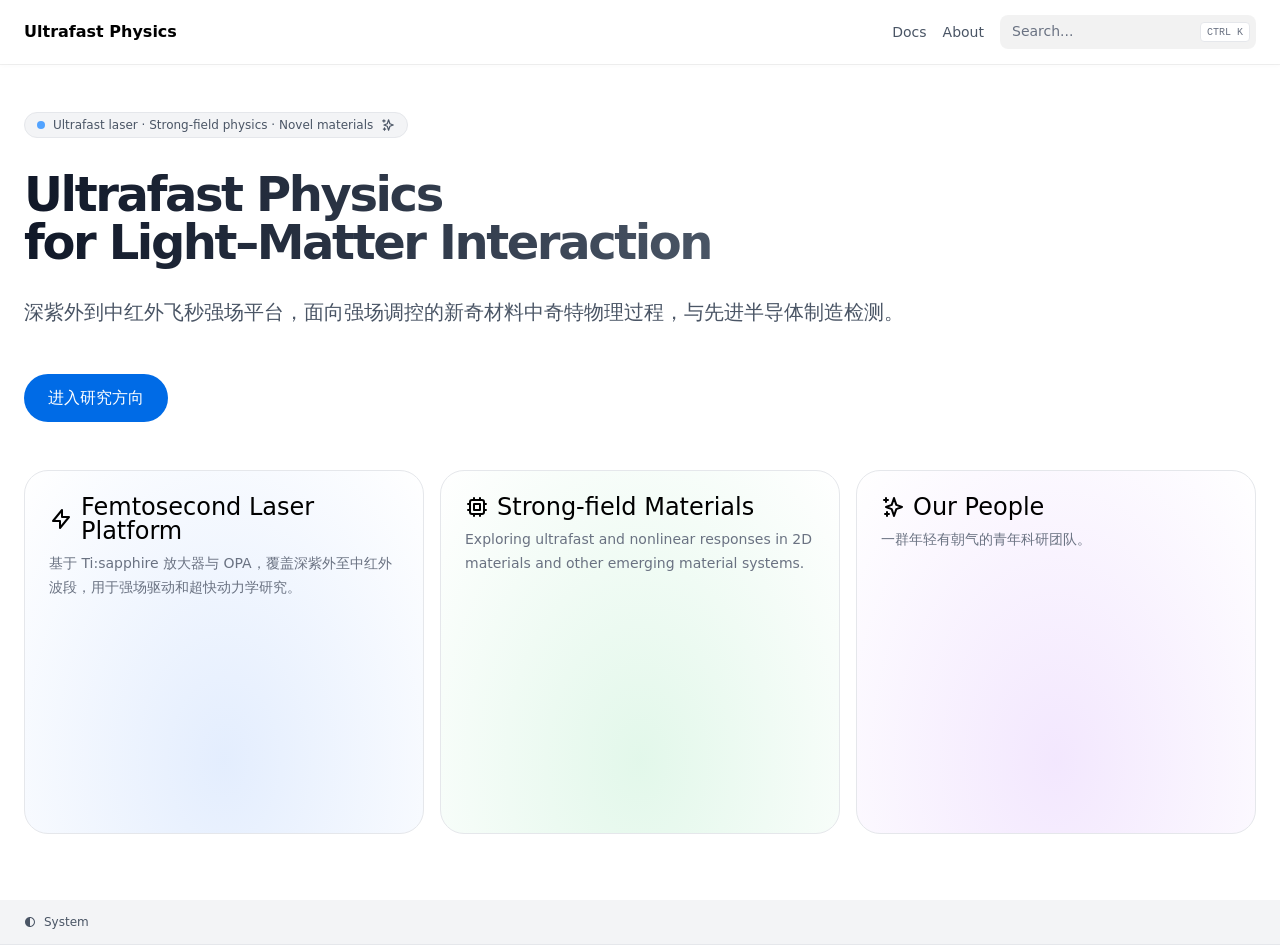
<file: index.html>
<!DOCTYPE html>
<html lang="en" dir="ltr"><head>
	<meta name="generator" content="Hugo 0.161.1">
  <meta charset="utf-8" />
  <meta name="viewport" content="width=device-width, initial-scale=1.0" /><meta name="robots" content="index, follow" />
  <link rel="icon shortcut" href="/favicon.ico" sizes="32x32" />
<link rel="icon" href="/favicon.svg" type="image/svg+xml" id="favicon-svg" />
<link rel="icon" href="/favicon-16x16.png" type="image/png" sizes="16x16" />
<link rel="icon" href="/favicon-32x32.png" type="image/png" sizes="32x32" />
<link rel="apple-touch-icon" href="/apple-touch-icon.png" sizes="180x180" />
<link fetchpriority="low" href="/site.webmanifest" rel="manifest" />
<title>Ultrafast Physics</title>
  <meta name="description" content="" /><link rel="canonical" href="https://www.ultrafastphysics.org/" itemprop="url" />

<meta property="og:title" content="Ultrafast Physics">
<meta
  property="og:description"
  content="
    
      
    
  ">
<meta
  property="og:type"
  content="
    website
  ">
<meta property="og:url" content="https://www.ultrafastphysics.org/">


  <meta itemprop="name" content="Ultrafast Physics">
  <meta itemprop="description" content="Ultrafast laser · Strong-field physics · Novel materials Ultrafast Physics for Light–Matter Interaction 深紫外到中红外飞秒强场平台，面向强场调控的新奇材料中奇特物理过程，与先进半导体制造检测。">
  <meta itemprop="wordCount" content="40">
  <meta name="twitter:card" content="summary">
  <meta name="twitter:title" content="Ultrafast Physics">
  <meta name="twitter:description" content="Ultrafast laser · Strong-field physics · Novel materials Ultrafast Physics for Light–Matter Interaction 深紫外到中红外飞秒强场平台，面向强场调控的新奇材料中奇特物理过程，与先进半导体制造检测。">

    <link rel="preload" href="/css/compiled/main.min.1a431501cdeb52323c920e7761f7d9e327b2bee53160196c4bd1d34a3fd9fbc9.css" as="style" integrity="sha256-GkMVAc3rUjI8kg53YffZ4yeyvuUxYBlsS9HTSj/Z&#43;8k=" />
    <link href="/css/compiled/main.min.1a431501cdeb52323c920e7761f7d9e327b2bee53160196c4bd1d34a3fd9fbc9.css" rel="stylesheet" integrity="sha256-GkMVAc3rUjI8kg53YffZ4yeyvuUxYBlsS9HTSj/Z&#43;8k=" />

  






<script src="/js/main-head.min.94da6f95b126542222dab3a6e07ffefe1aaf63ec3ca555e827b58b80e7d3f0b7.js" integrity="sha256-lNpvlbEmVCIi2rOm4H/&#43;/hqvY&#43;w8pVXoJ7WLgOfT8Lc="></script>

  
  
  </head>
<body>
    <a href="#content" class="hx:sr-only hx:focus-visible:not-sr-only hx:focus-visible:fixed hx:focus-visible:z-50 hx:focus-visible:top-2 hx:focus-visible:left-2 hx:focus-visible:bg-primary-500 hx:focus-visible:text-white hx:focus-visible:px-4 hx:focus-visible:py-2 hx:focus-visible:rounded-md hx:focus-visible:text-sm hx:focus-visible:font-medium">Skip to content</a><div class="hextra-nav-container hx:sticky hx:top-0 hx:z-20 hx:w-full hx:bg-transparent hx:print:hidden">
  <div
    class="hextra-nav-container-blur hx:pointer-events-none hx:absolute hx:z-[-1] hx:h-full hx:w-full hx:bg-white hx:dark:bg-dark hx:shadow-[0_2px_4px_rgba(0,0,0,.02),0_1px_0_rgba(0,0,0,.06)] hx:contrast-more:shadow-[0_0_0_1px_#000] hx:dark:shadow-[0_-1px_0_rgba(255,255,255,.1)_inset] hx:contrast-more:dark:shadow-[0_0_0_1px_#fff]"
  ></div>

  <nav class="hextra-max-navbar-width hx:mx-auto hx:flex hx:items-center hx:justify-end hx:gap-2 hx:h-16 hx:px-6">
    <a class="hx:flex hx:items-center hx:hover:opacity-75 hx:ltr:mr-auto hx:rtl:ml-auto" href="/">
    <span class="hx:mr-2 hx:font-extrabold hx:inline hx:select-none">Ultrafast Physics</span>
</a>
<a
  title=""
  href="/docs"
  
  class="hx:text-sm hx:contrast-more:text-gray-700 hx:contrast-more:dark:text-gray-100 hx:relative hx:-ml-2 hx:hidden hx:whitespace-nowrap hx:p-2 hx:md:inline-flex hx:items-center hx:gap-1 hx:text-gray-600 hx:hover:text-gray-800 hx:dark:text-gray-400 hx:dark:hover:text-gray-200"
><span class="hx:text-center">Docs</span>
</a><a
  title=""
  href="/about"
  
  class="hx:text-sm hx:contrast-more:text-gray-700 hx:contrast-more:dark:text-gray-100 hx:relative hx:-ml-2 hx:hidden hx:whitespace-nowrap hx:p-2 hx:md:inline-flex hx:items-center hx:gap-1 hx:text-gray-600 hx:hover:text-gray-800 hx:dark:text-gray-400 hx:dark:hover:text-gray-200"
><span class="hx:text-center">About</span>
</a><div class="hextra-search-wrapper hx:relative hx:md:w-64">
  <div class="hx:relative hx:flex hx:items-center hx:text-gray-900 hx:contrast-more:text-gray-800 hx:dark:text-gray-300 hx:contrast-more:dark:text-gray-300">
    <input
      placeholder="Search..."
      aria-label="Search..."
      class="hextra-search-input hx:hextra-focus-visible hx:block hx:w-full hx:appearance-none hx:rounded-lg hx:px-3 hx:py-2 hx:transition-colors hx:text-base hx:leading-tight hx:md:text-sm hx:bg-black/[.05] hx:dark:bg-gray-50/10 hx:focus-visible:bg-white hx:dark:focus-visible:bg-dark hx:placeholder:text-gray-500 hx:dark:placeholder:text-gray-400 hx:contrast-more:border hx:contrast-more:border-current"
      type="search"
      autocomplete="off"
      value=""
      spellcheck="false"
    />
    <kbd
      class="hx:absolute hx:my-1.5 hx:select-none hx:ltr:right-1.5 hx:rtl:left-1.5 hx:h-5 hx:rounded-sm hx:bg-white hx:px-1.5 hx:font-mono hx:text-[10px] hx:font-medium hx:text-gray-500 hx:border hx:border-gray-200 hx:dark:border-gray-100/20 hx:dark:bg-dark/50 hx:contrast-more:border-current hx:contrast-more:text-current hx:contrast-more:dark:border-current hx:items-center hx:gap-1 hx:transition-opacity hx:pointer-events-none hx:hidden hx:sm:flex"
    >
      CTRL K
    </kbd>
  </div>

  <div>
    <ul
      class="hextra-search-results hextra-scrollbar hx:hidden hx:border hx:border-gray-200 hx:bg-white hx:text-gray-100 hx:dark:border-neutral-800 hx:dark:bg-neutral-900 hx:absolute hx:top-full hx:z-20 hx:mt-2 hx:overflow-auto hx:overscroll-contain hx:rounded-xl hx:py-2.5 hx:shadow-xl hx:max-h-[min(calc(50vh-11rem-env(safe-area-inset-bottom)),400px)] hx:md:max-h-[min(calc(100vh-5rem-env(safe-area-inset-bottom)),400px)] hx:inset-x-0 hx:ltr:md:left-auto hx:rtl:md:right-auto hx:contrast-more:border hx:contrast-more:border-gray-900 hx:contrast-more:dark:border-gray-50 hx:w-screen hx:min-h-[100px] hx:max-w-[min(calc(100vw-2rem),calc(100%+20rem))]"
      aria-label="Search results"
      style="transition: max-height 0.2s ease 0s;"
    ></ul>
    <div class="hextra-search-status hx:sr-only" aria-live="polite" role="status"></div>
  </div>
</div>
<button type="button" aria-label="Menu" aria-expanded="false" class="hextra-hamburger-menu hx:cursor-pointer hx:-mr-2 hx:rounded-sm hx:p-2 hx:active:bg-gray-400/20 hx:md:hidden hx:hextra-focus-visible-inset"><svg height=24 fill="none" viewBox="0 0 24 24" stroke="currentColor"><g><path stroke-linecap="round" stroke-linejoin="round" stroke-width="2" d="M4 8H20"></path></g><g><path stroke-linecap="round" stroke-linejoin="round" stroke-width="2" d="M4 16H20"></path></g></svg></button>
  </nav>
</div>

  <div class='hx:mx-auto hx:flex hextra-max-page-width'>
    <aside class="hextra-sidebar-container hx:flex hx:flex-col hx:print:hidden hx:md:top-16 hx:md:shrink-0 hx:md:w-64 hx:md:self-start hx:max-md:[transform:translate3d(0,-100%,0)] hx:md:hidden">
    <div class="hx:px-4 hx:pt-4 hx:md:hidden">
      <div class="hextra-search-wrapper hx:relative hx:md:w-64">
  <div class="hx:relative hx:flex hx:items-center hx:text-gray-900 hx:contrast-more:text-gray-800 hx:dark:text-gray-300 hx:contrast-more:dark:text-gray-300">
    <input
      placeholder="Search..."
      aria-label="Search..."
      class="hextra-search-input hx:hextra-focus-visible hx:block hx:w-full hx:appearance-none hx:rounded-lg hx:px-3 hx:py-2 hx:transition-colors hx:text-base hx:leading-tight hx:md:text-sm hx:bg-black/[.05] hx:dark:bg-gray-50/10 hx:focus-visible:bg-white hx:dark:focus-visible:bg-dark hx:placeholder:text-gray-500 hx:dark:placeholder:text-gray-400 hx:contrast-more:border hx:contrast-more:border-current"
      type="search"
      autocomplete="off"
      value=""
      spellcheck="false"
    />
    <kbd
      class="hx:absolute hx:my-1.5 hx:select-none hx:ltr:right-1.5 hx:rtl:left-1.5 hx:h-5 hx:rounded-sm hx:bg-white hx:px-1.5 hx:font-mono hx:text-[10px] hx:font-medium hx:text-gray-500 hx:border hx:border-gray-200 hx:dark:border-gray-100/20 hx:dark:bg-dark/50 hx:contrast-more:border-current hx:contrast-more:text-current hx:contrast-more:dark:border-current hx:items-center hx:gap-1 hx:transition-opacity hx:pointer-events-none hx:hidden hx:sm:flex"
    >
      CTRL K
    </kbd>
  </div>

  <div>
    <ul
      class="hextra-search-results hextra-scrollbar hx:hidden hx:border hx:border-gray-200 hx:bg-white hx:text-gray-100 hx:dark:border-neutral-800 hx:dark:bg-neutral-900 hx:absolute hx:top-full hx:z-20 hx:mt-2 hx:overflow-auto hx:overscroll-contain hx:rounded-xl hx:py-2.5 hx:shadow-xl hx:max-h-[min(calc(50vh-11rem-env(safe-area-inset-bottom)),400px)] hx:md:max-h-[min(calc(100vh-5rem-env(safe-area-inset-bottom)),400px)] hx:inset-x-0 hx:ltr:md:left-auto hx:rtl:md:right-auto hx:contrast-more:border hx:contrast-more:border-gray-900 hx:contrast-more:dark:border-gray-50 hx:w-screen hx:min-h-[100px] hx:max-w-[min(calc(100vw-2rem),calc(100%+20rem))]"
      aria-label="Search results"
      style="transition: max-height 0.2s ease 0s;"
    ></ul>
    <div class="hextra-search-status hx:sr-only" aria-live="polite" role="status"></div>
  </div>
</div>

    </div><div class="hextra-scrollbar hx:overflow-y-auto hx:overflow-x-hidden hx:p-4 hx:grow hx:md:h-[calc(100vh-var(--navbar-height)-var(--menu-height))]">
    <ul class="hx:flex hx:flex-col hx:gap-1 hx:md:hidden">
      
      
              <li class=""><div class="hextra-sidebar-item hx:group hx:relative hx:flex hx:items-center" data-active="false">
    <a
      class="hx:flex hx:items-center hx:justify-between hx:gap-2 hx:grow hx:cursor-pointer hx:rounded-sm hx:px-2 hx:py-1.5 hx:text-sm hx:transition-colors [-webkit-tap-highlight-color:transparent] [-webkit-touch-callout:none] hx:hextra-focus-visible-inset hx:ltr:pr-8 hx:rtl:pl-8 hx:text-gray-500 hx:hover:bg-gray-100 hx:hover:text-gray-900 hx:contrast-more:border hx:contrast-more:border-transparent hx:contrast-more:text-gray-900 hx:contrast-more:hover:border-gray-900 hx:dark:text-neutral-400 hx:dark:hover:bg-primary-100/5 hx:dark:hover:text-gray-50 hx:contrast-more:dark:text-gray-50 hx:contrast-more:dark:hover:border-gray-50"
      href="/docs/"
      
    >
      <span class="hx:min-w-0 [word-break:break-word]">Docs</span>
    </a>
      <button type="button" class="hextra-sidebar-collapsible-button hx:absolute hx:top-1/2 hx:-translate-y-1/2 hx:ltr:right-2 hx:rtl:left-2 hx:shrink-0 hx:cursor-pointer hx:p-0 hx:text-gray-500 hx:dark:text-neutral-400 hx:group-hover:text-gray-900 hx:dark:group-hover:text-gray-50 hx:group-data-[active=true]:text-primary-800 hx:group-data-[active=true]:dark:text-primary-600 hx:hextra-focus-visible-inset" aria-label="Toggle section" aria-expanded="false"><svg fill="none" viewBox="0 0 24 24" stroke="currentColor" aria-hidden="true" focusable="false" class="hx:h-[18px] hx:min-w-[18px] hx:rounded-xs hx:p-0.5 hx:hover:bg-gray-800/5 hx:dark:hover:bg-gray-100/5"><path stroke-linecap="round" stroke-linejoin="round" stroke-width="2" d="M9 5l7 7-7 7" class="hx:origin-center hx:transition-transform hx:rtl:-rotate-180"></path></svg></button>
  </div><div class="hextra-sidebar-children hx:ltr:pr-0 hx:rtl:pl-0 hx:overflow-hidden">
        <ul class='hx:relative hx:flex hx:flex-col hx:gap-1 hx:before:absolute hx:before:inset-y-1 hx:before:w-px hx:before:bg-gray-200 hx:before:content-[""] hx:ltr:ml-3 hx:ltr:pl-3 hx:ltr:before:left-0 hx:rtl:mr-3 hx:rtl:pr-3 hx:rtl:before:right-0 hx:dark:before:bg-neutral-800'><li class="hx:flex hx:flex-col "><div class="hextra-sidebar-item hx:group hx:relative hx:flex hx:items-center" data-active="false">
    <a
      class="hx:flex hx:items-center hx:justify-between hx:gap-2 hx:grow hx:cursor-pointer hx:rounded-sm hx:px-2 hx:py-1.5 hx:text-sm hx:transition-colors [-webkit-tap-highlight-color:transparent] [-webkit-touch-callout:none] hx:hextra-focus-visible-inset hx:text-gray-500 hx:hover:bg-gray-100 hx:hover:text-gray-900 hx:contrast-more:border hx:contrast-more:border-transparent hx:contrast-more:text-gray-900 hx:contrast-more:hover:border-gray-900 hx:dark:text-neutral-400 hx:dark:hover:bg-primary-100/5 hx:dark:hover:text-gray-50 hx:contrast-more:dark:text-gray-50 hx:contrast-more:dark:hover:border-gray-50"
      href="/docs/first-page/"
      
    >
      <span class="hx:min-w-0 [word-break:break-word]">Demo Page</span>
    </a>
  </div>
              
            </li><li class="hx:flex hx:flex-col open"><div class="hextra-sidebar-item hx:group hx:relative hx:flex hx:items-center" data-active="false">
    <a
      class="hx:flex hx:items-center hx:justify-between hx:gap-2 hx:grow hx:cursor-pointer hx:rounded-sm hx:px-2 hx:py-1.5 hx:text-sm hx:transition-colors [-webkit-tap-highlight-color:transparent] [-webkit-touch-callout:none] hx:hextra-focus-visible-inset hx:ltr:pr-8 hx:rtl:pl-8 hx:text-gray-500 hx:hover:bg-gray-100 hx:hover:text-gray-900 hx:contrast-more:border hx:contrast-more:border-transparent hx:contrast-more:text-gray-900 hx:contrast-more:hover:border-gray-900 hx:dark:text-neutral-400 hx:dark:hover:bg-primary-100/5 hx:dark:hover:text-gray-50 hx:contrast-more:dark:text-gray-50 hx:contrast-more:dark:hover:border-gray-50"
      href="/docs/folder/"
      
    >
      <span class="hx:min-w-0 [word-break:break-word]">Folder</span>
    </a>
      <button type="button" class="hextra-sidebar-collapsible-button hx:absolute hx:top-1/2 hx:-translate-y-1/2 hx:ltr:right-2 hx:rtl:left-2 hx:shrink-0 hx:cursor-pointer hx:p-0 hx:text-gray-500 hx:dark:text-neutral-400 hx:group-hover:text-gray-900 hx:dark:group-hover:text-gray-50 hx:group-data-[active=true]:text-primary-800 hx:group-data-[active=true]:dark:text-primary-600 hx:hextra-focus-visible-inset" aria-label="Toggle section" aria-expanded="true"><svg fill="none" viewBox="0 0 24 24" stroke="currentColor" aria-hidden="true" focusable="false" class="hx:h-[18px] hx:min-w-[18px] hx:rounded-xs hx:p-0.5 hx:hover:bg-gray-800/5 hx:dark:hover:bg-gray-100/5"><path stroke-linecap="round" stroke-linejoin="round" stroke-width="2" d="M9 5l7 7-7 7" class="hx:origin-center hx:transition-transform hx:rtl:-rotate-180"></path></svg></button>
  </div>
              <div class="hextra-sidebar-children hx:ltr:pr-0 hx:rtl:pl-0 hx:overflow-hidden">
        <ul class='hx:relative hx:flex hx:flex-col hx:gap-1 hx:before:absolute hx:before:inset-y-1 hx:before:w-px hx:before:bg-gray-200 hx:before:content-[""] hx:ltr:ml-3 hx:ltr:pl-3 hx:ltr:before:left-0 hx:rtl:mr-3 hx:rtl:pr-3 hx:rtl:before:right-0 hx:dark:before:bg-neutral-800'><li class="hx:flex hx:flex-col "><div class="hextra-sidebar-item hx:group hx:relative hx:flex hx:items-center" data-active="false">
    <a
      class="hx:flex hx:items-center hx:justify-between hx:gap-2 hx:grow hx:cursor-pointer hx:rounded-sm hx:px-2 hx:py-1.5 hx:text-sm hx:transition-colors [-webkit-tap-highlight-color:transparent] [-webkit-touch-callout:none] hx:hextra-focus-visible-inset hx:text-gray-500 hx:hover:bg-gray-100 hx:hover:text-gray-900 hx:contrast-more:border hx:contrast-more:border-transparent hx:contrast-more:text-gray-900 hx:contrast-more:hover:border-gray-900 hx:dark:text-neutral-400 hx:dark:hover:bg-primary-100/5 hx:dark:hover:text-gray-50 hx:contrast-more:dark:text-gray-50 hx:contrast-more:dark:hover:border-gray-50"
      href="/docs/folder/leaf/"
      
    >
      <span class="hx:min-w-0 [word-break:break-word]">Leaf Page</span>
    </a>
  </div>
              
            </li></ul>
      </div>
            </li></ul>
      </div></li>
              <li class=""><div class="hextra-sidebar-item hx:group hx:relative hx:flex hx:items-center" data-active="false">
    <a
      class="hx:flex hx:items-center hx:justify-between hx:gap-2 hx:grow hx:cursor-pointer hx:rounded-sm hx:px-2 hx:py-1.5 hx:text-sm hx:transition-colors [-webkit-tap-highlight-color:transparent] [-webkit-touch-callout:none] hx:hextra-focus-visible-inset hx:text-gray-500 hx:hover:bg-gray-100 hx:hover:text-gray-900 hx:contrast-more:border hx:contrast-more:border-transparent hx:contrast-more:text-gray-900 hx:contrast-more:hover:border-gray-900 hx:dark:text-neutral-400 hx:dark:hover:bg-primary-100/5 hx:dark:hover:text-gray-50 hx:contrast-more:dark:text-gray-50 hx:contrast-more:dark:hover:border-gray-50"
      href="/about/"
      
    >
      <span class="hx:min-w-0 [word-break:break-word]">About</span>
    </a>
  </div></li>
    </ul>

    </div>
  
  
    <div class="hx:md:hidden  hx:sticky hx:bottom-0 hx:max-h-(--menu-height) hx:bg-white hx:dark:bg-dark hx:mx-4 hx:py-4 hx:shadow-[0_-12px_16px_#fff] hx:flex hx:items-center hx:gap-2 hx:border-gray-200 hx:dark:border-neutral-800 hx:dark:shadow-[0_-12px_16px_#111] hx:contrast-more:border-neutral-400 hx:contrast-more:shadow-none hx:contrast-more:dark:shadow-none hx:border-t" data-toggle-animation="show"><div class="hx:flex hx:grow hx:flex-col"><div class="hx:flex hx:justify-items-start hx:group" data-theme="light">
  <button
    title="Change theme"
    data-state="closed"
    data-location="bottom"
    class="hextra-theme-toggle hx:cursor-pointer hx:rounded-md hx:text-left hx:font-medium hx:h-7 hx:px-2 hx:text-xs hx:hover:bg-gray-100 hx:hover:text-gray-900 hx:dark:hover:bg-primary-100/5 hx:dark:hover:text-gray-50 hx:font-medium hx:text-gray-600 hx:transition-colors hx:dark:text-gray-400 hx:grow"
    type="button"
    aria-label="Change theme"
    aria-expanded="false"
    aria-haspopup="menu"
  >
    <div class="hx:flex hx:items-center hx:gap-2 hx:capitalize"><svg height=12 class="hx:group-data-[theme=dark]:hidden hx:group-data-[theme=system]:hidden" xmlns="http://www.w3.org/2000/svg" fill="none" viewBox="0 0 24 24" stroke-width="2" stroke="currentColor" aria-hidden="true"><path stroke-linecap="round" stroke-linejoin="round" d="M12 3v1m0 16v1m9-9h-1M4 12H3m15.364 6.364l-.707-.707M6.343 6.343l-.707-.707m12.728 0l-.707.707M6.343 17.657l-.707.707M16 12a4 4 0 11-8 0 4 4 0 018 0z"/></svg><span class="hx:group-data-[theme=dark]:hidden hx:group-data-[theme=system]:hidden">Light</span><svg height=12 class="hx:group-data-[theme=light]:hidden hx:group-data-[theme=system]:hidden" xmlns="http://www.w3.org/2000/svg" fill="none" viewBox="0 0 24 24" stroke-width="2" stroke="currentColor" aria-hidden="true"><path stroke-linecap="round" stroke-linejoin="round" d="M20.354 15.354A9 9 0 018.646 3.646 9.003 9.003 0 0012 21a9.003 9.003 0 008.354-5.646z"/></svg><span class="hx:group-data-[theme=light]:hidden hx:group-data-[theme=system]:hidden">Dark</span><svg height=12 class="hx:group-data-[theme=dark]:hidden hx:group-data-[theme=light]:hidden" xmlns="http://www.w3.org/2000/svg" viewBox="0 0 24 24"  fill="currentColor">
  <path d="M 11.996094,2 C 6.4986225,2.0192368 2.03125,6.5024993 2.03125,12 c 0,5.497501 4.4673725,9.980763 9.964844,10 H 12 12.0039 c 5.497471,-0.01924 9.964844,-4.502499 9.964844,-10 0,-5.4975007 -4.467373,-9.9807632 -9.964844,-10 H 12 Z M 12,4 c 4.417218,0.017598 7.96875,3.5822356 7.96875,8 0,4.417764 -3.551532,7.982402 -7.96875,8 z" />
</svg>
<span class="hx:group-data-[theme=dark]:hidden hx:group-data-[theme=light]:hidden">System</span></div>
  </button>
  <ul
    class="hextra-theme-toggle-options hx:hidden hx:z-20 hx:max-h-64 hx:overflow-auto hx:rounded-lg hx:border hx:border-gray-200 hx:bg-white hx:p-1 hx:text-sm hx:shadow-lg hx:dark:border-neutral-700 hx:dark:bg-neutral-900"
    style="position: fixed; inset: auto auto 0px 0px; margin: 0px; min-width: 100px;"
    data-theme="light"
    role="menu"
  >
    <li role="none" class="hx:flex hx:flex-col">
      <button
        type="button"
        role="menuitemradio"
        aria-checked="true"
        tabindex="-1"
        data-item="light"
        class="hx:text-gray-700 hx:dark:text-gray-300 hx:hover:bg-gray-100 hx:hover:text-gray-900 hx:dark:hover:bg-neutral-800 hx:dark:hover:text-gray-100 hx:relative hx:cursor-pointer hx:whitespace-nowrap hx:rounded-sm hx:py-1.5 hx:transition-colors hx:ltr:pl-3 hx:ltr:pr-9 hx:rtl:pr-3 hx:rtl:pl-9 hx:text-left hx:w-full hx:bg-transparent hx:border-0"
      >
        Light
         <span class="hx:absolute hx:inset-y-0 hx:flex hx:items-center hx:ltr:right-3 hx:rtl:left-3 hx:group-data-[theme=dark]:hidden hx:group-data-[theme=system]:hidden"><svg height=1em width=1em xmlns="http://www.w3.org/2000/svg" fill="none" viewBox="0 0 24 24" stroke-width="2" stroke="currentColor" aria-hidden="true"><path stroke-linecap="round" stroke-linejoin="round" d="M5 13l4 4L19 7"/></svg></span>
      </button>
    </li>
    <li role="none" class="hx:flex hx:flex-col">
      <button
        type="button"
        role="menuitemradio"
        aria-checked="false"
        tabindex="-1"
        data-item="dark"
        class="hx:text-gray-700 hx:dark:text-gray-300 hx:hover:bg-gray-100 hx:hover:text-gray-900 hx:dark:hover:bg-neutral-800 hx:dark:hover:text-gray-100 hx:relative hx:cursor-pointer hx:whitespace-nowrap hx:rounded-sm hx:py-1.5 hx:transition-colors hx:ltr:pl-3 hx:ltr:pr-9 hx:rtl:pr-3 hx:rtl:pl-9 hx:text-left hx:w-full hx:bg-transparent hx:border-0"
      >
        Dark
         <span class="hx:absolute hx:inset-y-0 hx:flex hx:items-center hx:ltr:right-3 hx:rtl:left-3 hx:group-data-[theme=light]:hidden hx:group-data-[theme=system]:hidden"><svg height=1em width=1em xmlns="http://www.w3.org/2000/svg" fill="none" viewBox="0 0 24 24" stroke-width="2" stroke="currentColor" aria-hidden="true"><path stroke-linecap="round" stroke-linejoin="round" d="M5 13l4 4L19 7"/></svg></span>
      </button>
    </li>
    <li role="none" class="hx:flex hx:flex-col">
      <button
        type="button"
        role="menuitemradio"
        aria-checked="false"
        tabindex="-1"
        data-item="system"
        class="hx:text-gray-700 hx:dark:text-gray-300 hx:hover:bg-gray-100 hx:hover:text-gray-900 hx:dark:hover:bg-neutral-800 hx:dark:hover:text-gray-100 hx:relative hx:cursor-pointer hx:whitespace-nowrap hx:rounded-sm hx:py-1.5 hx:transition-colors hx:ltr:pl-3 hx:ltr:pr-9 hx:rtl:pr-3 hx:rtl:pl-9 hx:text-left hx:w-full hx:bg-transparent hx:border-0"
      >
        System
         <span class="hx:absolute hx:inset-y-0 hx:flex hx:items-center hx:ltr:right-3 hx:rtl:left-3 hx:group-data-[theme=dark]:hidden hx:group-data-[theme=light]:hidden"><svg height=1em width=1em xmlns="http://www.w3.org/2000/svg" fill="none" viewBox="0 0 24 24" stroke-width="2" stroke="currentColor" aria-hidden="true"><path stroke-linecap="round" stroke-linejoin="round" d="M5 13l4 4L19 7"/></svg></span>
      </button>
    </li>
  </ul>
</div>
</div></div></aside>
    <main id="content" class="hx:w-full hx:break-words hx:min-h-[calc(100vh-var(--navbar-height))] hx:min-w-0 hx:pb-8 hx:pt-8 hx:md:pt-12 hx:pl-[max(env(safe-area-inset-left),1.5rem)] hx:pr-[max(env(safe-area-inset-left),1.5rem)]">
      <div class="hx:flex hx:flex-col hx:items-start">
        <a
  
  class=" not-prose hx:inline-flex hx:items-center hx:rounded-full hx:gap-2 hx:px-3 hx:py-1 hx:text-xs hx:text-gray-600 hx:dark:text-gray-400 hx:bg-gray-100 hx:dark:bg-neutral-800 hx:border-gray-200 hx:dark:border-neutral-800 hx:border hx:hover:border-gray-400 hx:dark:hover:text-gray-50 hx:dark:hover:border-gray-600 hx:transition-all hx:ease-in hx:duration-200"
  
  >
    <div class="hx:w-2 hx:h-2 hx:rounded-full hx:bg-primary-400"></div>
  <span>Ultrafast laser · Strong-field physics · Novel materials</span>
  <span class="hx:inline-block hx:align-text-bottom hextra-icon"><svg height=14 xmlns="http://www.w3.org/2000/svg" fill="none" viewBox="0 0 24 24" stroke-width="2" stroke="currentColor" aria-hidden="true"><path stroke-linecap="round" stroke-linejoin="round" d="M5 3v4M3 5h4M6 17v4m-2-2h4m5-16l2.286 6.857L21 12l-5.714 2.143L13 21l-2.286-6.857L5 12l5.714-2.143L13 3z"/></svg></span>

</a>

<div class="hx:mt-6 hx:mb-6">
<h1
  class="not-prose hx:text-4xl hx:font-bold hx:leading-none hx:tracking-tighter hx:md:text-5xl hx:py-2 hx:bg-clip-text hx:text-transparent hx:bg-gradient-to-r hx:from-gray-900 hx:to-gray-600 hx:dark:from-gray-100 hx:dark:to-gray-400"
  
>
  Ultrafast Physics <br class="hx:sm:block" />for Light–Matter Interaction
</h1>

</div>
<div class="hx:mb-12">
<p
  class="not-prose hx:text-xl hx:text-gray-600 hx:dark:text-gray-400 hx:sm:text-xl"
  
>
  深紫外到中红外飞秒强场平台，面向强场调控的新奇材料中奇特物理过程，与先进半导体制造检测。
</p>

</div>
<div class="hx:mb-6">
<a
  href="docs"
  class="not-prose hx:font-medium hx:cursor-pointer hx:px-6 hx:py-3 hx:rounded-full hx:text-center hx:text-white hx:inline-block hx:bg-primary-600 hx:hover:bg-primary-700 hx:hextra-focus-visible hx:dark:bg-primary-600 hx:dark:hover:bg-primary-700 hx:transition-all hx:ease-in hx:duration-200"
  
  >进入研究方向</a>

</div>
<div class="hx:mt-6"></div>
<div
  class="hextra-feature-grid hx:grid hx:sm:max-lg:grid-cols-2 hx:max-sm:grid-cols-1 hx:gap-4 hx:w-full not-prose"
  style="--hextra-feature-grid-cols: 3; "
>
  

  <a
    
    style="background: radial-gradient(ellipse at 50% 80%,rgba(59,130,246,0.14),hsla(0,0%,100%,0));"
    class="hx:aspect-auto hx:md:aspect-[1.1/1] hx:max-md:min-h-[300px] hextra-feature-card not-prose hx:block hx:relative hx:overflow-hidden hx:rounded-3xl hx:border hx:border-gray-200 hx:hover:border-gray-300 hx:dark:border-neutral-800 hx:dark:hover:border-neutral-700 hx:before:pointer-events-none hx:before:absolute hx:before:inset-0 hx:before:bg-glass-gradient"
  >
    <div class="hx:relative hx:w-full hx:p-6">
      <h3 class="hx:text-2xl hx:font-medium hx:leading-6 hx:mb-2 hx:flex hx:items-center">
        <span class="hx:pr-2"><svg height=1.5rem xmlns="http://www.w3.org/2000/svg" fill="none" viewBox="0 0 24 24" stroke-width="2" stroke="currentColor" aria-hidden="true"><path stroke-linecap="round" stroke-linejoin="round" d="M13 10V3L4 14h7v7l9-11h-7z"/></svg></span>
        <span>Femtosecond Laser Platform</span>
      </h3>
      <p class="hx:text-gray-500 hx:dark:text-gray-400 hx:text-sm hx:leading-6">基于 Ti:sapphire 放大器与 OPA，覆盖深紫外至中红外波段，用于强场驱动和超快动力学研究。</p>
    </div></a>


  <a
    
    style="background: radial-gradient(ellipse at 50% 80%,rgba(34,197,94,0.13),hsla(0,0%,100%,0));"
    class="hx:aspect-auto hx:md:aspect-[1.1/1] hx:max-lg:min-h-[300px] hextra-feature-card not-prose hx:block hx:relative hx:overflow-hidden hx:rounded-3xl hx:border hx:border-gray-200 hx:hover:border-gray-300 hx:dark:border-neutral-800 hx:dark:hover:border-neutral-700 hx:before:pointer-events-none hx:before:absolute hx:before:inset-0 hx:before:bg-glass-gradient"
  >
    <div class="hx:relative hx:w-full hx:p-6">
      <h3 class="hx:text-2xl hx:font-medium hx:leading-6 hx:mb-2 hx:flex hx:items-center">
        <span class="hx:pr-2"><svg height=1.5rem xmlns="http://www.w3.org/2000/svg" fill="none" viewBox="0 0 24 24" stroke-width="2" stroke="currentColor" aria-hidden="true"><path stroke-linecap="round" stroke-linejoin="round" d="M9 3v2m6-2v2M9 19v2m6-2v2M5 9H3m2 6H3m18-6h-2m2 6h-2M7 19h10a2 2 0 002-2V7a2 2 0 00-2-2H7a2 2 0 00-2 2v10a2 2 0 002 2zM9 9h6v6H9V9z"/></svg></span>
        <span>Strong-field Materials</span>
      </h3>
      <p class="hx:text-gray-500 hx:dark:text-gray-400 hx:text-sm hx:leading-6">Exploring ultrafast and nonlinear responses in 2D materials and other emerging material systems.</p>
    </div></a>


  <a
    
    style="background: radial-gradient(ellipse at 50% 80%,rgba(168,85,247,0.14),hsla(0,0%,100%,0));"
    class="hx:aspect-auto hx:md:aspect-[1.1/1] hx:max-md:min-h-[300px] hextra-feature-card not-prose hx:block hx:relative hx:overflow-hidden hx:rounded-3xl hx:border hx:border-gray-200 hx:hover:border-gray-300 hx:dark:border-neutral-800 hx:dark:hover:border-neutral-700 hx:before:pointer-events-none hx:before:absolute hx:before:inset-0 hx:before:bg-glass-gradient"
  >
    <div class="hx:relative hx:w-full hx:p-6">
      <h3 class="hx:text-2xl hx:font-medium hx:leading-6 hx:mb-2 hx:flex hx:items-center">
        <span class="hx:pr-2"><svg height=1.5rem xmlns="http://www.w3.org/2000/svg" fill="none" viewBox="0 0 24 24" stroke-width="2" stroke="currentColor" aria-hidden="true"><path stroke-linecap="round" stroke-linejoin="round" d="M5 3v4M3 5h4M6 17v4m-2-2h4m5-16l2.286 6.857L21 12l-5.714 2.143L13 21l-2.286-6.857L5 12l5.714-2.143L13 3z"/></svg></span>
        <span>Our People</span>
      </h3>
      <p class="hx:text-gray-500 hx:dark:text-gray-400 hx:text-sm hx:leading-6">一群年轻有朝气的青年科研团队。</p>
    </div></a>



</div>


      </div>
    </main>
  </div>

      <footer class="hextra-footer hx:bg-gray-100 hx:pb-[env(safe-area-inset-bottom)] hx:dark:bg-neutral-900 hx:print:bg-transparent"><div class="hx:mx-auto hx:flex hx:gap-2 hx:py-2 hx:px-4 hextra-max-footer-width"><div class="hx:flex hx:justify-items-start hx:group" data-theme="light">
  <button
    title="Change theme"
    data-state="closed"
    data-location="bottom"
    class="hextra-theme-toggle hx:cursor-pointer hx:rounded-md hx:text-left hx:font-medium hx:h-7 hx:px-2 hx:text-xs hx:hover:bg-gray-100 hx:hover:text-gray-900 hx:dark:hover:bg-primary-100/5 hx:dark:hover:text-gray-50 hx:font-medium hx:text-gray-600 hx:transition-colors hx:dark:text-gray-400 hx:grow"
    type="button"
    aria-label="Change theme"
    aria-expanded="false"
    aria-haspopup="menu"
  >
    <div class="hx:flex hx:items-center hx:gap-2 hx:capitalize"><svg height=12 class="hx:group-data-[theme=dark]:hidden hx:group-data-[theme=system]:hidden" xmlns="http://www.w3.org/2000/svg" fill="none" viewBox="0 0 24 24" stroke-width="2" stroke="currentColor" aria-hidden="true"><path stroke-linecap="round" stroke-linejoin="round" d="M12 3v1m0 16v1m9-9h-1M4 12H3m15.364 6.364l-.707-.707M6.343 6.343l-.707-.707m12.728 0l-.707.707M6.343 17.657l-.707.707M16 12a4 4 0 11-8 0 4 4 0 018 0z"/></svg><span class="hx:group-data-[theme=dark]:hidden hx:group-data-[theme=system]:hidden">Light</span><svg height=12 class="hx:group-data-[theme=light]:hidden hx:group-data-[theme=system]:hidden" xmlns="http://www.w3.org/2000/svg" fill="none" viewBox="0 0 24 24" stroke-width="2" stroke="currentColor" aria-hidden="true"><path stroke-linecap="round" stroke-linejoin="round" d="M20.354 15.354A9 9 0 018.646 3.646 9.003 9.003 0 0012 21a9.003 9.003 0 008.354-5.646z"/></svg><span class="hx:group-data-[theme=light]:hidden hx:group-data-[theme=system]:hidden">Dark</span><svg height=12 class="hx:group-data-[theme=dark]:hidden hx:group-data-[theme=light]:hidden" xmlns="http://www.w3.org/2000/svg" viewBox="0 0 24 24"  fill="currentColor">
  <path d="M 11.996094,2 C 6.4986225,2.0192368 2.03125,6.5024993 2.03125,12 c 0,5.497501 4.4673725,9.980763 9.964844,10 H 12 12.0039 c 5.497471,-0.01924 9.964844,-4.502499 9.964844,-10 0,-5.4975007 -4.467373,-9.9807632 -9.964844,-10 H 12 Z M 12,4 c 4.417218,0.017598 7.96875,3.5822356 7.96875,8 0,4.417764 -3.551532,7.982402 -7.96875,8 z" />
</svg>
<span class="hx:group-data-[theme=dark]:hidden hx:group-data-[theme=light]:hidden">System</span></div>
  </button>
  <ul
    class="hextra-theme-toggle-options hx:hidden hx:z-20 hx:max-h-64 hx:overflow-auto hx:rounded-lg hx:border hx:border-gray-200 hx:bg-white hx:p-1 hx:text-sm hx:shadow-lg hx:dark:border-neutral-700 hx:dark:bg-neutral-900"
    style="position: fixed; inset: auto auto 0px 0px; margin: 0px; min-width: 100px;"
    data-theme="light"
    role="menu"
  >
    <li role="none" class="hx:flex hx:flex-col">
      <button
        type="button"
        role="menuitemradio"
        aria-checked="true"
        tabindex="-1"
        data-item="light"
        class="hx:text-gray-700 hx:dark:text-gray-300 hx:hover:bg-gray-100 hx:hover:text-gray-900 hx:dark:hover:bg-neutral-800 hx:dark:hover:text-gray-100 hx:relative hx:cursor-pointer hx:whitespace-nowrap hx:rounded-sm hx:py-1.5 hx:transition-colors hx:ltr:pl-3 hx:ltr:pr-9 hx:rtl:pr-3 hx:rtl:pl-9 hx:text-left hx:w-full hx:bg-transparent hx:border-0"
      >
        Light
         <span class="hx:absolute hx:inset-y-0 hx:flex hx:items-center hx:ltr:right-3 hx:rtl:left-3 hx:group-data-[theme=dark]:hidden hx:group-data-[theme=system]:hidden"><svg height=1em width=1em xmlns="http://www.w3.org/2000/svg" fill="none" viewBox="0 0 24 24" stroke-width="2" stroke="currentColor" aria-hidden="true"><path stroke-linecap="round" stroke-linejoin="round" d="M5 13l4 4L19 7"/></svg></span>
      </button>
    </li>
    <li role="none" class="hx:flex hx:flex-col">
      <button
        type="button"
        role="menuitemradio"
        aria-checked="false"
        tabindex="-1"
        data-item="dark"
        class="hx:text-gray-700 hx:dark:text-gray-300 hx:hover:bg-gray-100 hx:hover:text-gray-900 hx:dark:hover:bg-neutral-800 hx:dark:hover:text-gray-100 hx:relative hx:cursor-pointer hx:whitespace-nowrap hx:rounded-sm hx:py-1.5 hx:transition-colors hx:ltr:pl-3 hx:ltr:pr-9 hx:rtl:pr-3 hx:rtl:pl-9 hx:text-left hx:w-full hx:bg-transparent hx:border-0"
      >
        Dark
         <span class="hx:absolute hx:inset-y-0 hx:flex hx:items-center hx:ltr:right-3 hx:rtl:left-3 hx:group-data-[theme=light]:hidden hx:group-data-[theme=system]:hidden"><svg height=1em width=1em xmlns="http://www.w3.org/2000/svg" fill="none" viewBox="0 0 24 24" stroke-width="2" stroke="currentColor" aria-hidden="true"><path stroke-linecap="round" stroke-linejoin="round" d="M5 13l4 4L19 7"/></svg></span>
      </button>
    </li>
    <li role="none" class="hx:flex hx:flex-col">
      <button
        type="button"
        role="menuitemradio"
        aria-checked="false"
        tabindex="-1"
        data-item="system"
        class="hx:text-gray-700 hx:dark:text-gray-300 hx:hover:bg-gray-100 hx:hover:text-gray-900 hx:dark:hover:bg-neutral-800 hx:dark:hover:text-gray-100 hx:relative hx:cursor-pointer hx:whitespace-nowrap hx:rounded-sm hx:py-1.5 hx:transition-colors hx:ltr:pl-3 hx:ltr:pr-9 hx:rtl:pr-3 hx:rtl:pl-9 hx:text-left hx:w-full hx:bg-transparent hx:border-0"
      >
        System
         <span class="hx:absolute hx:inset-y-0 hx:flex hx:items-center hx:ltr:right-3 hx:rtl:left-3 hx:group-data-[theme=dark]:hidden hx:group-data-[theme=light]:hidden"><svg height=1em width=1em xmlns="http://www.w3.org/2000/svg" fill="none" viewBox="0 0 24 24" stroke-width="2" stroke="currentColor" aria-hidden="true"><path stroke-linecap="round" stroke-linejoin="round" d="M5 13l4 4L19 7"/></svg></span>
      </button>
    </li>
  </ul>
</div>
</div><hr class="hx:border-gray-200 hx:dark:border-neutral-800" /><div class="hextra-custom-footer hextra-max-footer-width hx:pl-[max(env(safe-area-inset-left),1.5rem)] hx:pr-[max(env(safe-area-inset-right),1.5rem)] hx:text-gray-600 hx:dark:text-gray-400"></div></footer>
    
    <script defer src="/js/main.min.15eb8e58ef474e8764f1b2119666d41ed10d0c0d647ff5a407a86631cd51f0e2.js" integrity="sha256-FeuOWO9HTodk8bIRlmbUHtENDA1kf/WkB6hmMc1R8OI="></script>
<script defer src="/js/flexsearch.433e941a8a573ebb9931fc16fc75266ab6b93f569ac2fb4f3dc66882e0416f4c.js" integrity="sha256-Qz6UGopXPruZMfwW/HUmara5P1aawvtPPcZoguBBb0w=" crossorigin="anonymous"></script><script defer src="/en.search.min.423a47566acadc2f8b92bbb4ca95334500545268040247c4966cf47d6d0eb1b3.js" integrity="sha256-QjpHVmrK3C&#43;Lkru0ypUzRQBUUmgEAkfElmz0fW0OsbM="></script>
  </body>
</html>
</file>
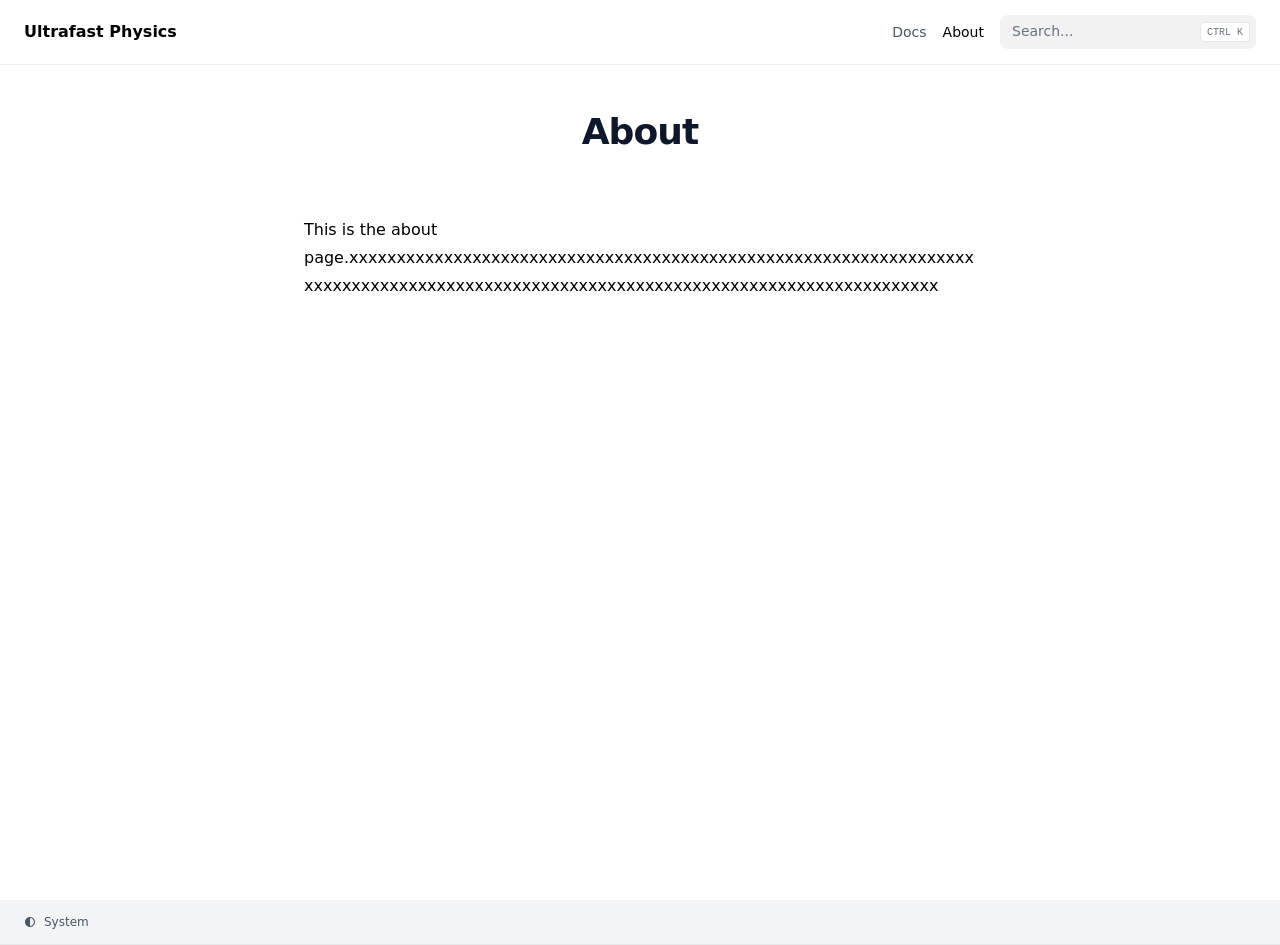
<file: about/index.html>
<!DOCTYPE html>
<html lang="en" dir="ltr"><head>
  <meta charset="utf-8" />
  <meta name="viewport" content="width=device-width, initial-scale=1.0" /><meta name="robots" content="index, follow" />
  <link rel="icon shortcut" href="/favicon.ico" sizes="32x32" />
<link rel="icon" href="/favicon.svg" type="image/svg+xml" id="favicon-svg" />
<link rel="icon" href="/favicon-16x16.png" type="image/png" sizes="16x16" />
<link rel="icon" href="/favicon-32x32.png" type="image/png" sizes="32x32" />
<link rel="apple-touch-icon" href="/apple-touch-icon.png" sizes="180x180" />
<link fetchpriority="low" href="/site.webmanifest" rel="manifest" />
<title>About – Ultrafast Physics</title>
  <meta name="description" content="This is the about page.xxxxxxxxxxxxxxxxxxxxxxxxxxxxxxxxxxxxxxxxxxxxxxxxxxxxxxxxxxxxxxxxxxxxxxxxxxxxxxxxxxxxxxxxxxxxxxxxxxxxxxxxxxxxxxxxxxxxxxxxxxxxxxxxxxxxx" /><link rel="canonical" href="https://www.ultrafastphysics.org/about/" itemprop="url" />

<meta property="og:title" content="About">
<meta
  property="og:description"
  content="
    
      This is the about page.xxxxxxxxxxxxxxxxxxxxxxxxxxxxxxxxxxxxxxxxxxxxxxxxxxxxxxxxxxxxxxxxxxxxxxxxxxxxxxxxxxxxxxxxxxxxxxxxxxxxxxxxxxxxxxxxxxxxxxxxxxxxxxxxxxxxx
    
  ">
<meta
  property="og:type"
  content="
    article
  ">
<meta property="og:url" content="https://www.ultrafastphysics.org/about/"><meta property="article:section" content="">




  <meta itemprop="name" content="About">
  <meta itemprop="description" content="This is the about page.xxxxxxxxxxxxxxxxxxxxxxxxxxxxxxxxxxxxxxxxxxxxxxxxxxxxxxxxxxxxxxxxxxxxxxxxxxxxxxxxxxxxxxxxxxxxxxxxxxxxxxxxxxxxxxxxxxxxxxxxxxxxxxxxxxxxx">
  <meta itemprop="wordCount" content="5">
  <meta name="twitter:card" content="summary">
  <meta name="twitter:title" content="About">
  <meta name="twitter:description" content="This is the about page.xxxxxxxxxxxxxxxxxxxxxxxxxxxxxxxxxxxxxxxxxxxxxxxxxxxxxxxxxxxxxxxxxxxxxxxxxxxxxxxxxxxxxxxxxxxxxxxxxxxxxxxxxxxxxxxxxxxxxxxxxxxxxxxxxxxxx">

    <link rel="preload" href="/css/compiled/main.min.1a431501cdeb52323c920e7761f7d9e327b2bee53160196c4bd1d34a3fd9fbc9.css" as="style" integrity="sha256-GkMVAc3rUjI8kg53YffZ4yeyvuUxYBlsS9HTSj/Z&#43;8k=" />
    <link href="/css/compiled/main.min.1a431501cdeb52323c920e7761f7d9e327b2bee53160196c4bd1d34a3fd9fbc9.css" rel="stylesheet" integrity="sha256-GkMVAc3rUjI8kg53YffZ4yeyvuUxYBlsS9HTSj/Z&#43;8k=" />

  






<script src="/js/main-head.min.94da6f95b126542222dab3a6e07ffefe1aaf63ec3ca555e827b58b80e7d3f0b7.js" integrity="sha256-lNpvlbEmVCIi2rOm4H/&#43;/hqvY&#43;w8pVXoJ7WLgOfT8Lc="></script>

  
  
  </head>
<body>
    <a href="#content" class="hx:sr-only hx:focus-visible:not-sr-only hx:focus-visible:fixed hx:focus-visible:z-50 hx:focus-visible:top-2 hx:focus-visible:left-2 hx:focus-visible:bg-primary-500 hx:focus-visible:text-white hx:focus-visible:px-4 hx:focus-visible:py-2 hx:focus-visible:rounded-md hx:focus-visible:text-sm hx:focus-visible:font-medium">Skip to content</a><div class="hextra-nav-container hx:sticky hx:top-0 hx:z-20 hx:w-full hx:bg-transparent hx:print:hidden">
  <div
    class="hextra-nav-container-blur hx:pointer-events-none hx:absolute hx:z-[-1] hx:h-full hx:w-full hx:bg-white hx:dark:bg-dark hx:shadow-[0_2px_4px_rgba(0,0,0,.02),0_1px_0_rgba(0,0,0,.06)] hx:contrast-more:shadow-[0_0_0_1px_#000] hx:dark:shadow-[0_-1px_0_rgba(255,255,255,.1)_inset] hx:contrast-more:dark:shadow-[0_0_0_1px_#fff]"
  ></div>

  <nav class="hextra-max-navbar-width hx:mx-auto hx:flex hx:items-center hx:justify-end hx:gap-2 hx:h-16 hx:px-6">
    <a class="hx:flex hx:items-center hx:hover:opacity-75 hx:ltr:mr-auto hx:rtl:ml-auto" href="/">
    <span class="hx:mr-2 hx:font-extrabold hx:inline hx:select-none">Ultrafast Physics</span>
</a>
<a
  title=""
  href="/docs"
  
  class="hx:text-sm hx:contrast-more:text-gray-700 hx:contrast-more:dark:text-gray-100 hx:relative hx:-ml-2 hx:hidden hx:whitespace-nowrap hx:p-2 hx:md:inline-flex hx:items-center hx:gap-1 hx:text-gray-600 hx:hover:text-gray-800 hx:dark:text-gray-400 hx:dark:hover:text-gray-200"
><span class="hx:text-center">Docs</span>
</a><a
  title=""
  href="/about"
  
  class="hx:text-sm hx:contrast-more:text-gray-700 hx:contrast-more:dark:text-gray-100 hx:relative hx:-ml-2 hx:hidden hx:whitespace-nowrap hx:p-2 hx:md:inline-flex hx:items-center hx:gap-1 hx:font-medium"
><span class="hx:text-center">About</span>
</a><div class="hextra-search-wrapper hx:relative hx:md:w-64">
  <div class="hx:relative hx:flex hx:items-center hx:text-gray-900 hx:contrast-more:text-gray-800 hx:dark:text-gray-300 hx:contrast-more:dark:text-gray-300">
    <input
      placeholder="Search..."
      aria-label="Search..."
      class="hextra-search-input hx:hextra-focus-visible hx:block hx:w-full hx:appearance-none hx:rounded-lg hx:px-3 hx:py-2 hx:transition-colors hx:text-base hx:leading-tight hx:md:text-sm hx:bg-black/[.05] hx:dark:bg-gray-50/10 hx:focus-visible:bg-white hx:dark:focus-visible:bg-dark hx:placeholder:text-gray-500 hx:dark:placeholder:text-gray-400 hx:contrast-more:border hx:contrast-more:border-current"
      type="search"
      autocomplete="off"
      value=""
      spellcheck="false"
    />
    <kbd
      class="hx:absolute hx:my-1.5 hx:select-none hx:ltr:right-1.5 hx:rtl:left-1.5 hx:h-5 hx:rounded-sm hx:bg-white hx:px-1.5 hx:font-mono hx:text-[10px] hx:font-medium hx:text-gray-500 hx:border hx:border-gray-200 hx:dark:border-gray-100/20 hx:dark:bg-dark/50 hx:contrast-more:border-current hx:contrast-more:text-current hx:contrast-more:dark:border-current hx:items-center hx:gap-1 hx:transition-opacity hx:pointer-events-none hx:hidden hx:sm:flex"
    >
      CTRL K
    </kbd>
  </div>

  <div>
    <ul
      class="hextra-search-results hextra-scrollbar hx:hidden hx:border hx:border-gray-200 hx:bg-white hx:text-gray-100 hx:dark:border-neutral-800 hx:dark:bg-neutral-900 hx:absolute hx:top-full hx:z-20 hx:mt-2 hx:overflow-auto hx:overscroll-contain hx:rounded-xl hx:py-2.5 hx:shadow-xl hx:max-h-[min(calc(50vh-11rem-env(safe-area-inset-bottom)),400px)] hx:md:max-h-[min(calc(100vh-5rem-env(safe-area-inset-bottom)),400px)] hx:inset-x-0 hx:ltr:md:left-auto hx:rtl:md:right-auto hx:contrast-more:border hx:contrast-more:border-gray-900 hx:contrast-more:dark:border-gray-50 hx:w-screen hx:min-h-[100px] hx:max-w-[min(calc(100vw-2rem),calc(100%+20rem))]"
      aria-label="Search results"
      style="transition: max-height 0.2s ease 0s;"
    ></ul>
    <div class="hextra-search-status hx:sr-only" aria-live="polite" role="status"></div>
  </div>
</div>
<button type="button" aria-label="Menu" aria-expanded="false" class="hextra-hamburger-menu hx:cursor-pointer hx:-mr-2 hx:rounded-sm hx:p-2 hx:active:bg-gray-400/20 hx:md:hidden hx:hextra-focus-visible-inset"><svg height=24 fill="none" viewBox="0 0 24 24" stroke="currentColor"><g><path stroke-linecap="round" stroke-linejoin="round" stroke-width="2" d="M4 8H20"></path></g><g><path stroke-linecap="round" stroke-linejoin="round" stroke-width="2" d="M4 16H20"></path></g></svg></button>
  </nav>
</div>

  <div class='hx:mx-auto hx:flex hextra-max-page-width'>
    <aside class="hextra-sidebar-container hx:flex hx:flex-col hx:print:hidden hx:md:top-16 hx:md:shrink-0 hx:md:w-64 hx:md:self-start hx:max-md:[transform:translate3d(0,-100%,0)] hx:md:hidden hx:xl:block">
    <div class="hx:px-4 hx:pt-4 hx:md:hidden">
      <div class="hextra-search-wrapper hx:relative hx:md:w-64">
  <div class="hx:relative hx:flex hx:items-center hx:text-gray-900 hx:contrast-more:text-gray-800 hx:dark:text-gray-300 hx:contrast-more:dark:text-gray-300">
    <input
      placeholder="Search..."
      aria-label="Search..."
      class="hextra-search-input hx:hextra-focus-visible hx:block hx:w-full hx:appearance-none hx:rounded-lg hx:px-3 hx:py-2 hx:transition-colors hx:text-base hx:leading-tight hx:md:text-sm hx:bg-black/[.05] hx:dark:bg-gray-50/10 hx:focus-visible:bg-white hx:dark:focus-visible:bg-dark hx:placeholder:text-gray-500 hx:dark:placeholder:text-gray-400 hx:contrast-more:border hx:contrast-more:border-current"
      type="search"
      autocomplete="off"
      value=""
      spellcheck="false"
    />
    <kbd
      class="hx:absolute hx:my-1.5 hx:select-none hx:ltr:right-1.5 hx:rtl:left-1.5 hx:h-5 hx:rounded-sm hx:bg-white hx:px-1.5 hx:font-mono hx:text-[10px] hx:font-medium hx:text-gray-500 hx:border hx:border-gray-200 hx:dark:border-gray-100/20 hx:dark:bg-dark/50 hx:contrast-more:border-current hx:contrast-more:text-current hx:contrast-more:dark:border-current hx:items-center hx:gap-1 hx:transition-opacity hx:pointer-events-none hx:hidden hx:sm:flex"
    >
      CTRL K
    </kbd>
  </div>

  <div>
    <ul
      class="hextra-search-results hextra-scrollbar hx:hidden hx:border hx:border-gray-200 hx:bg-white hx:text-gray-100 hx:dark:border-neutral-800 hx:dark:bg-neutral-900 hx:absolute hx:top-full hx:z-20 hx:mt-2 hx:overflow-auto hx:overscroll-contain hx:rounded-xl hx:py-2.5 hx:shadow-xl hx:max-h-[min(calc(50vh-11rem-env(safe-area-inset-bottom)),400px)] hx:md:max-h-[min(calc(100vh-5rem-env(safe-area-inset-bottom)),400px)] hx:inset-x-0 hx:ltr:md:left-auto hx:rtl:md:right-auto hx:contrast-more:border hx:contrast-more:border-gray-900 hx:contrast-more:dark:border-gray-50 hx:w-screen hx:min-h-[100px] hx:max-w-[min(calc(100vw-2rem),calc(100%+20rem))]"
      aria-label="Search results"
      style="transition: max-height 0.2s ease 0s;"
    ></ul>
    <div class="hextra-search-status hx:sr-only" aria-live="polite" role="status"></div>
  </div>
</div>

    </div><div class="hextra-scrollbar hx:overflow-y-auto hx:overflow-x-hidden hx:p-4 hx:grow hx:md:h-[calc(100vh-var(--navbar-height)-var(--menu-height))]">
    <ul class="hx:flex hx:flex-col hx:gap-1 hx:md:hidden">
      
      
              <li class=""><div class="hextra-sidebar-item hx:group hx:relative hx:flex hx:items-center" data-active="false">
    <a
      class="hx:flex hx:items-center hx:justify-between hx:gap-2 hx:grow hx:cursor-pointer hx:rounded-sm hx:px-2 hx:py-1.5 hx:text-sm hx:transition-colors [-webkit-tap-highlight-color:transparent] [-webkit-touch-callout:none] hx:hextra-focus-visible-inset hx:ltr:pr-8 hx:rtl:pl-8 hx:text-gray-500 hx:hover:bg-gray-100 hx:hover:text-gray-900 hx:contrast-more:border hx:contrast-more:border-transparent hx:contrast-more:text-gray-900 hx:contrast-more:hover:border-gray-900 hx:dark:text-neutral-400 hx:dark:hover:bg-primary-100/5 hx:dark:hover:text-gray-50 hx:contrast-more:dark:text-gray-50 hx:contrast-more:dark:hover:border-gray-50"
      href="/docs/"
      
    >
      <span class="hx:min-w-0 [word-break:break-word]">Docs</span>
    </a>
      <button type="button" class="hextra-sidebar-collapsible-button hx:absolute hx:top-1/2 hx:-translate-y-1/2 hx:ltr:right-2 hx:rtl:left-2 hx:shrink-0 hx:cursor-pointer hx:p-0 hx:text-gray-500 hx:dark:text-neutral-400 hx:group-hover:text-gray-900 hx:dark:group-hover:text-gray-50 hx:group-data-[active=true]:text-primary-800 hx:group-data-[active=true]:dark:text-primary-600 hx:hextra-focus-visible-inset" aria-label="Toggle section" aria-expanded="false"><svg fill="none" viewBox="0 0 24 24" stroke="currentColor" aria-hidden="true" focusable="false" class="hx:h-[18px] hx:min-w-[18px] hx:rounded-xs hx:p-0.5 hx:hover:bg-gray-800/5 hx:dark:hover:bg-gray-100/5"><path stroke-linecap="round" stroke-linejoin="round" stroke-width="2" d="M9 5l7 7-7 7" class="hx:origin-center hx:transition-transform hx:rtl:-rotate-180"></path></svg></button>
  </div><div class="hextra-sidebar-children hx:ltr:pr-0 hx:rtl:pl-0 hx:overflow-hidden">
        <ul class='hx:relative hx:flex hx:flex-col hx:gap-1 hx:before:absolute hx:before:inset-y-1 hx:before:w-px hx:before:bg-gray-200 hx:before:content-[""] hx:ltr:ml-3 hx:ltr:pl-3 hx:ltr:before:left-0 hx:rtl:mr-3 hx:rtl:pr-3 hx:rtl:before:right-0 hx:dark:before:bg-neutral-800'><li class="hx:flex hx:flex-col "><div class="hextra-sidebar-item hx:group hx:relative hx:flex hx:items-center" data-active="false">
    <a
      class="hx:flex hx:items-center hx:justify-between hx:gap-2 hx:grow hx:cursor-pointer hx:rounded-sm hx:px-2 hx:py-1.5 hx:text-sm hx:transition-colors [-webkit-tap-highlight-color:transparent] [-webkit-touch-callout:none] hx:hextra-focus-visible-inset hx:text-gray-500 hx:hover:bg-gray-100 hx:hover:text-gray-900 hx:contrast-more:border hx:contrast-more:border-transparent hx:contrast-more:text-gray-900 hx:contrast-more:hover:border-gray-900 hx:dark:text-neutral-400 hx:dark:hover:bg-primary-100/5 hx:dark:hover:text-gray-50 hx:contrast-more:dark:text-gray-50 hx:contrast-more:dark:hover:border-gray-50"
      href="/docs/first-page/"
      
    >
      <span class="hx:min-w-0 [word-break:break-word]">Demo Page</span>
    </a>
  </div>
              
            </li><li class="hx:flex hx:flex-col open"><div class="hextra-sidebar-item hx:group hx:relative hx:flex hx:items-center" data-active="false">
    <a
      class="hx:flex hx:items-center hx:justify-between hx:gap-2 hx:grow hx:cursor-pointer hx:rounded-sm hx:px-2 hx:py-1.5 hx:text-sm hx:transition-colors [-webkit-tap-highlight-color:transparent] [-webkit-touch-callout:none] hx:hextra-focus-visible-inset hx:ltr:pr-8 hx:rtl:pl-8 hx:text-gray-500 hx:hover:bg-gray-100 hx:hover:text-gray-900 hx:contrast-more:border hx:contrast-more:border-transparent hx:contrast-more:text-gray-900 hx:contrast-more:hover:border-gray-900 hx:dark:text-neutral-400 hx:dark:hover:bg-primary-100/5 hx:dark:hover:text-gray-50 hx:contrast-more:dark:text-gray-50 hx:contrast-more:dark:hover:border-gray-50"
      href="/docs/folder/"
      
    >
      <span class="hx:min-w-0 [word-break:break-word]">Folder</span>
    </a>
      <button type="button" class="hextra-sidebar-collapsible-button hx:absolute hx:top-1/2 hx:-translate-y-1/2 hx:ltr:right-2 hx:rtl:left-2 hx:shrink-0 hx:cursor-pointer hx:p-0 hx:text-gray-500 hx:dark:text-neutral-400 hx:group-hover:text-gray-900 hx:dark:group-hover:text-gray-50 hx:group-data-[active=true]:text-primary-800 hx:group-data-[active=true]:dark:text-primary-600 hx:hextra-focus-visible-inset" aria-label="Toggle section" aria-expanded="true"><svg fill="none" viewBox="0 0 24 24" stroke="currentColor" aria-hidden="true" focusable="false" class="hx:h-[18px] hx:min-w-[18px] hx:rounded-xs hx:p-0.5 hx:hover:bg-gray-800/5 hx:dark:hover:bg-gray-100/5"><path stroke-linecap="round" stroke-linejoin="round" stroke-width="2" d="M9 5l7 7-7 7" class="hx:origin-center hx:transition-transform hx:rtl:-rotate-180"></path></svg></button>
  </div>
              <div class="hextra-sidebar-children hx:ltr:pr-0 hx:rtl:pl-0 hx:overflow-hidden">
        <ul class='hx:relative hx:flex hx:flex-col hx:gap-1 hx:before:absolute hx:before:inset-y-1 hx:before:w-px hx:before:bg-gray-200 hx:before:content-[""] hx:ltr:ml-3 hx:ltr:pl-3 hx:ltr:before:left-0 hx:rtl:mr-3 hx:rtl:pr-3 hx:rtl:before:right-0 hx:dark:before:bg-neutral-800'><li class="hx:flex hx:flex-col "><div class="hextra-sidebar-item hx:group hx:relative hx:flex hx:items-center" data-active="false">
    <a
      class="hx:flex hx:items-center hx:justify-between hx:gap-2 hx:grow hx:cursor-pointer hx:rounded-sm hx:px-2 hx:py-1.5 hx:text-sm hx:transition-colors [-webkit-tap-highlight-color:transparent] [-webkit-touch-callout:none] hx:hextra-focus-visible-inset hx:text-gray-500 hx:hover:bg-gray-100 hx:hover:text-gray-900 hx:contrast-more:border hx:contrast-more:border-transparent hx:contrast-more:text-gray-900 hx:contrast-more:hover:border-gray-900 hx:dark:text-neutral-400 hx:dark:hover:bg-primary-100/5 hx:dark:hover:text-gray-50 hx:contrast-more:dark:text-gray-50 hx:contrast-more:dark:hover:border-gray-50"
      href="/docs/folder/leaf/"
      
    >
      <span class="hx:min-w-0 [word-break:break-word]">Leaf Page</span>
    </a>
  </div>
              
            </li></ul>
      </div>
            </li></ul>
      </div></li>
              <li class="open"><div class="hextra-sidebar-item hx:group hx:relative hx:flex hx:items-center" data-active="true">
    <a
      class="hx:flex hx:items-center hx:justify-between hx:gap-2 hx:grow hx:cursor-pointer hx:rounded-sm hx:px-2 hx:py-1.5 hx:text-sm hx:transition-colors [-webkit-tap-highlight-color:transparent] [-webkit-touch-callout:none] hx:hextra-focus-visible-inset hextra-sidebar-active-item hx:bg-primary-100 hx:font-semibold hx:text-primary-800 hx:contrast-more:border hx:contrast-more:border-primary-500 hx:dark:bg-primary-400/10 hx:dark:text-primary-600 hx:contrast-more:dark:border-primary-500"
      href="/about/"
      
    >
      <span class="hx:min-w-0 [word-break:break-word]">About</span>
    </a>
  </div>
  </li>
    </ul>

    <div class="hx:max-xl:hidden hx:h-0 hx:w-64 hx:shrink-0"></div></div>
  
  
    <div class="hx:md:hidden  hx:sticky hx:bottom-0 hx:max-h-(--menu-height) hx:bg-white hx:dark:bg-dark hx:mx-4 hx:py-4 hx:shadow-[0_-12px_16px_#fff] hx:flex hx:items-center hx:gap-2 hx:border-gray-200 hx:dark:border-neutral-800 hx:dark:shadow-[0_-12px_16px_#111] hx:contrast-more:border-neutral-400 hx:contrast-more:shadow-none hx:contrast-more:dark:shadow-none hx:border-t" data-toggle-animation="show"><div class="hx:flex hx:grow hx:flex-col"><div class="hx:flex hx:justify-items-start hx:group" data-theme="light">
  <button
    title="Change theme"
    data-state="closed"
    data-location="bottom"
    class="hextra-theme-toggle hx:cursor-pointer hx:rounded-md hx:text-left hx:font-medium hx:h-7 hx:px-2 hx:text-xs hx:hover:bg-gray-100 hx:hover:text-gray-900 hx:dark:hover:bg-primary-100/5 hx:dark:hover:text-gray-50 hx:font-medium hx:text-gray-600 hx:transition-colors hx:dark:text-gray-400 hx:grow"
    type="button"
    aria-label="Change theme"
    aria-expanded="false"
    aria-haspopup="menu"
  >
    <div class="hx:flex hx:items-center hx:gap-2 hx:capitalize"><svg height=12 class="hx:group-data-[theme=dark]:hidden hx:group-data-[theme=system]:hidden" xmlns="http://www.w3.org/2000/svg" fill="none" viewBox="0 0 24 24" stroke-width="2" stroke="currentColor" aria-hidden="true"><path stroke-linecap="round" stroke-linejoin="round" d="M12 3v1m0 16v1m9-9h-1M4 12H3m15.364 6.364l-.707-.707M6.343 6.343l-.707-.707m12.728 0l-.707.707M6.343 17.657l-.707.707M16 12a4 4 0 11-8 0 4 4 0 018 0z"/></svg><span class="hx:group-data-[theme=dark]:hidden hx:group-data-[theme=system]:hidden">Light</span><svg height=12 class="hx:group-data-[theme=light]:hidden hx:group-data-[theme=system]:hidden" xmlns="http://www.w3.org/2000/svg" fill="none" viewBox="0 0 24 24" stroke-width="2" stroke="currentColor" aria-hidden="true"><path stroke-linecap="round" stroke-linejoin="round" d="M20.354 15.354A9 9 0 018.646 3.646 9.003 9.003 0 0012 21a9.003 9.003 0 008.354-5.646z"/></svg><span class="hx:group-data-[theme=light]:hidden hx:group-data-[theme=system]:hidden">Dark</span><svg height=12 class="hx:group-data-[theme=dark]:hidden hx:group-data-[theme=light]:hidden" xmlns="http://www.w3.org/2000/svg" viewBox="0 0 24 24"  fill="currentColor">
  <path d="M 11.996094,2 C 6.4986225,2.0192368 2.03125,6.5024993 2.03125,12 c 0,5.497501 4.4673725,9.980763 9.964844,10 H 12 12.0039 c 5.497471,-0.01924 9.964844,-4.502499 9.964844,-10 0,-5.4975007 -4.467373,-9.9807632 -9.964844,-10 H 12 Z M 12,4 c 4.417218,0.017598 7.96875,3.5822356 7.96875,8 0,4.417764 -3.551532,7.982402 -7.96875,8 z" />
</svg>
<span class="hx:group-data-[theme=dark]:hidden hx:group-data-[theme=light]:hidden">System</span></div>
  </button>
  <ul
    class="hextra-theme-toggle-options hx:hidden hx:z-20 hx:max-h-64 hx:overflow-auto hx:rounded-lg hx:border hx:border-gray-200 hx:bg-white hx:p-1 hx:text-sm hx:shadow-lg hx:dark:border-neutral-700 hx:dark:bg-neutral-900"
    style="position: fixed; inset: auto auto 0px 0px; margin: 0px; min-width: 100px;"
    data-theme="light"
    role="menu"
  >
    <li role="none" class="hx:flex hx:flex-col">
      <button
        type="button"
        role="menuitemradio"
        aria-checked="true"
        tabindex="-1"
        data-item="light"
        class="hx:text-gray-700 hx:dark:text-gray-300 hx:hover:bg-gray-100 hx:hover:text-gray-900 hx:dark:hover:bg-neutral-800 hx:dark:hover:text-gray-100 hx:relative hx:cursor-pointer hx:whitespace-nowrap hx:rounded-sm hx:py-1.5 hx:transition-colors hx:ltr:pl-3 hx:ltr:pr-9 hx:rtl:pr-3 hx:rtl:pl-9 hx:text-left hx:w-full hx:bg-transparent hx:border-0"
      >
        Light
         <span class="hx:absolute hx:inset-y-0 hx:flex hx:items-center hx:ltr:right-3 hx:rtl:left-3 hx:group-data-[theme=dark]:hidden hx:group-data-[theme=system]:hidden"><svg height=1em width=1em xmlns="http://www.w3.org/2000/svg" fill="none" viewBox="0 0 24 24" stroke-width="2" stroke="currentColor" aria-hidden="true"><path stroke-linecap="round" stroke-linejoin="round" d="M5 13l4 4L19 7"/></svg></span>
      </button>
    </li>
    <li role="none" class="hx:flex hx:flex-col">
      <button
        type="button"
        role="menuitemradio"
        aria-checked="false"
        tabindex="-1"
        data-item="dark"
        class="hx:text-gray-700 hx:dark:text-gray-300 hx:hover:bg-gray-100 hx:hover:text-gray-900 hx:dark:hover:bg-neutral-800 hx:dark:hover:text-gray-100 hx:relative hx:cursor-pointer hx:whitespace-nowrap hx:rounded-sm hx:py-1.5 hx:transition-colors hx:ltr:pl-3 hx:ltr:pr-9 hx:rtl:pr-3 hx:rtl:pl-9 hx:text-left hx:w-full hx:bg-transparent hx:border-0"
      >
        Dark
         <span class="hx:absolute hx:inset-y-0 hx:flex hx:items-center hx:ltr:right-3 hx:rtl:left-3 hx:group-data-[theme=light]:hidden hx:group-data-[theme=system]:hidden"><svg height=1em width=1em xmlns="http://www.w3.org/2000/svg" fill="none" viewBox="0 0 24 24" stroke-width="2" stroke="currentColor" aria-hidden="true"><path stroke-linecap="round" stroke-linejoin="round" d="M5 13l4 4L19 7"/></svg></span>
      </button>
    </li>
    <li role="none" class="hx:flex hx:flex-col">
      <button
        type="button"
        role="menuitemradio"
        aria-checked="false"
        tabindex="-1"
        data-item="system"
        class="hx:text-gray-700 hx:dark:text-gray-300 hx:hover:bg-gray-100 hx:hover:text-gray-900 hx:dark:hover:bg-neutral-800 hx:dark:hover:text-gray-100 hx:relative hx:cursor-pointer hx:whitespace-nowrap hx:rounded-sm hx:py-1.5 hx:transition-colors hx:ltr:pl-3 hx:ltr:pr-9 hx:rtl:pr-3 hx:rtl:pl-9 hx:text-left hx:w-full hx:bg-transparent hx:border-0"
      >
        System
         <span class="hx:absolute hx:inset-y-0 hx:flex hx:items-center hx:ltr:right-3 hx:rtl:left-3 hx:group-data-[theme=dark]:hidden hx:group-data-[theme=light]:hidden"><svg height=1em width=1em xmlns="http://www.w3.org/2000/svg" fill="none" viewBox="0 0 24 24" stroke-width="2" stroke="currentColor" aria-hidden="true"><path stroke-linecap="round" stroke-linejoin="round" d="M5 13l4 4L19 7"/></svg></span>
      </button>
    </li>
  </ul>
</div>
</div></div></aside>
    
<nav class="hextra-toc hx:order-last hx:hidden hx:w-64 hx:shrink-0 hx:xl:block hx:print:hidden hx:px-4" aria-label="Table of contents">
    <div class="hextra-scrollbar hx:sticky hx:top-16 hx:overflow-y-auto hx:pr-4 hx:pt-6 hx:text-sm [hyphens:auto] hx:max-h-[calc(100vh-var(--navbar-height)-env(safe-area-inset-bottom))] hx:ltr:-mr-4 hx:rtl:-ml-4">
      <div class=" hx:sticky hx:bottom-0 hx:flex hx:flex-col hx:items-start hx:gap-2 hx:pb-8 hx:border-gray-200 hx:dark:border-neutral-800 hx:contrast-more:border-t hx:contrast-more:border-neutral-400 hx:contrast-more:shadow-none hx:contrast-more:dark:border-neutral-400">
        <button id="backToTop" tabindex="-1" onClick="scrollUp();" class="hx:cursor-pointer hx:transition-all hx:duration-75 hx:opacity-0 hx:text-xs hx:font-medium hx:text-gray-500 hx:hover:text-gray-900 hx:dark:text-gray-400 hx:dark:hover:text-gray-100 hx:contrast-more:text-gray-800 hx:contrast-more:dark:text-gray-50">
          <span>Scroll to top</span>
          <svg xmlns="http://www.w3.org/2000/svg" fill="none" viewBox="0 0 24 24" stroke-width="1.5" stroke="currentColor" aria-hidden="true" focusable="false" class="hx:inline hx:ltr:ml-1 hx:rtl:mr-1 hx:h-3.5 hx:w-3.5 hx:rounded-full hx:border hx:border-gray-500 hx:hover:border-gray-900 hx:dark:border-gray-400 hx:dark:hover:border-gray-100 hx:contrast-more:border-gray-800 hx:contrast-more:dark:border-gray-50">
            <path stroke-linecap="round" stroke-linejoin="round" d="M4.5 15.75l7.5-7.5 7.5 7.5" />
          </svg>
        </button>
      </div>
    </div>
  </nav>


    <article class="hx:w-full hx:break-words hx:flex hx:min-h-[calc(100vh-var(--navbar-height))] hx:min-w-0 hx:justify-center hx:pb-8 hx:pr-[calc(env(safe-area-inset-right)-1.5rem)]">
      <main id="content" class="hx:w-full hx:min-w-0 hextra-max-content-width hx:px-6 hx:pt-4 hx:md:px-12">
        
        <br class="hx:mt-1.5 hx:text-sm" />
        <h1 class="hx:text-center hx:mt-2 hx:text-4xl hx:font-bold hx:tracking-tight hx:text-slate-900 hx:dark:text-slate-100">About</h1>
        <div class="hx:mb-16"></div>
        <div class="content">
          <p>This is the about page.xxxxxxxxxxxxxxxxxxxxxxxxxxxxxxxxxxxxxxxxxxxxxxxxxxxxxxxxxxxxxxxxxxxxxxxxxxxxxxxxxxxxxxxxxxxxxxxxxxxxxxxxxxxxxxxxxxxxxxxxxxxxxxxxxxxxx</p>

        </div>
        <div class="hx:mt-16"></div>
        
      </main>
    </article>
  </div>

      <footer class="hextra-footer hx:bg-gray-100 hx:pb-[env(safe-area-inset-bottom)] hx:dark:bg-neutral-900 hx:print:bg-transparent"><div class="hx:mx-auto hx:flex hx:gap-2 hx:py-2 hx:px-4 hextra-max-footer-width"><div class="hx:flex hx:justify-items-start hx:group" data-theme="light">
  <button
    title="Change theme"
    data-state="closed"
    data-location="bottom"
    class="hextra-theme-toggle hx:cursor-pointer hx:rounded-md hx:text-left hx:font-medium hx:h-7 hx:px-2 hx:text-xs hx:hover:bg-gray-100 hx:hover:text-gray-900 hx:dark:hover:bg-primary-100/5 hx:dark:hover:text-gray-50 hx:font-medium hx:text-gray-600 hx:transition-colors hx:dark:text-gray-400 hx:grow"
    type="button"
    aria-label="Change theme"
    aria-expanded="false"
    aria-haspopup="menu"
  >
    <div class="hx:flex hx:items-center hx:gap-2 hx:capitalize"><svg height=12 class="hx:group-data-[theme=dark]:hidden hx:group-data-[theme=system]:hidden" xmlns="http://www.w3.org/2000/svg" fill="none" viewBox="0 0 24 24" stroke-width="2" stroke="currentColor" aria-hidden="true"><path stroke-linecap="round" stroke-linejoin="round" d="M12 3v1m0 16v1m9-9h-1M4 12H3m15.364 6.364l-.707-.707M6.343 6.343l-.707-.707m12.728 0l-.707.707M6.343 17.657l-.707.707M16 12a4 4 0 11-8 0 4 4 0 018 0z"/></svg><span class="hx:group-data-[theme=dark]:hidden hx:group-data-[theme=system]:hidden">Light</span><svg height=12 class="hx:group-data-[theme=light]:hidden hx:group-data-[theme=system]:hidden" xmlns="http://www.w3.org/2000/svg" fill="none" viewBox="0 0 24 24" stroke-width="2" stroke="currentColor" aria-hidden="true"><path stroke-linecap="round" stroke-linejoin="round" d="M20.354 15.354A9 9 0 018.646 3.646 9.003 9.003 0 0012 21a9.003 9.003 0 008.354-5.646z"/></svg><span class="hx:group-data-[theme=light]:hidden hx:group-data-[theme=system]:hidden">Dark</span><svg height=12 class="hx:group-data-[theme=dark]:hidden hx:group-data-[theme=light]:hidden" xmlns="http://www.w3.org/2000/svg" viewBox="0 0 24 24"  fill="currentColor">
  <path d="M 11.996094,2 C 6.4986225,2.0192368 2.03125,6.5024993 2.03125,12 c 0,5.497501 4.4673725,9.980763 9.964844,10 H 12 12.0039 c 5.497471,-0.01924 9.964844,-4.502499 9.964844,-10 0,-5.4975007 -4.467373,-9.9807632 -9.964844,-10 H 12 Z M 12,4 c 4.417218,0.017598 7.96875,3.5822356 7.96875,8 0,4.417764 -3.551532,7.982402 -7.96875,8 z" />
</svg>
<span class="hx:group-data-[theme=dark]:hidden hx:group-data-[theme=light]:hidden">System</span></div>
  </button>
  <ul
    class="hextra-theme-toggle-options hx:hidden hx:z-20 hx:max-h-64 hx:overflow-auto hx:rounded-lg hx:border hx:border-gray-200 hx:bg-white hx:p-1 hx:text-sm hx:shadow-lg hx:dark:border-neutral-700 hx:dark:bg-neutral-900"
    style="position: fixed; inset: auto auto 0px 0px; margin: 0px; min-width: 100px;"
    data-theme="light"
    role="menu"
  >
    <li role="none" class="hx:flex hx:flex-col">
      <button
        type="button"
        role="menuitemradio"
        aria-checked="true"
        tabindex="-1"
        data-item="light"
        class="hx:text-gray-700 hx:dark:text-gray-300 hx:hover:bg-gray-100 hx:hover:text-gray-900 hx:dark:hover:bg-neutral-800 hx:dark:hover:text-gray-100 hx:relative hx:cursor-pointer hx:whitespace-nowrap hx:rounded-sm hx:py-1.5 hx:transition-colors hx:ltr:pl-3 hx:ltr:pr-9 hx:rtl:pr-3 hx:rtl:pl-9 hx:text-left hx:w-full hx:bg-transparent hx:border-0"
      >
        Light
         <span class="hx:absolute hx:inset-y-0 hx:flex hx:items-center hx:ltr:right-3 hx:rtl:left-3 hx:group-data-[theme=dark]:hidden hx:group-data-[theme=system]:hidden"><svg height=1em width=1em xmlns="http://www.w3.org/2000/svg" fill="none" viewBox="0 0 24 24" stroke-width="2" stroke="currentColor" aria-hidden="true"><path stroke-linecap="round" stroke-linejoin="round" d="M5 13l4 4L19 7"/></svg></span>
      </button>
    </li>
    <li role="none" class="hx:flex hx:flex-col">
      <button
        type="button"
        role="menuitemradio"
        aria-checked="false"
        tabindex="-1"
        data-item="dark"
        class="hx:text-gray-700 hx:dark:text-gray-300 hx:hover:bg-gray-100 hx:hover:text-gray-900 hx:dark:hover:bg-neutral-800 hx:dark:hover:text-gray-100 hx:relative hx:cursor-pointer hx:whitespace-nowrap hx:rounded-sm hx:py-1.5 hx:transition-colors hx:ltr:pl-3 hx:ltr:pr-9 hx:rtl:pr-3 hx:rtl:pl-9 hx:text-left hx:w-full hx:bg-transparent hx:border-0"
      >
        Dark
         <span class="hx:absolute hx:inset-y-0 hx:flex hx:items-center hx:ltr:right-3 hx:rtl:left-3 hx:group-data-[theme=light]:hidden hx:group-data-[theme=system]:hidden"><svg height=1em width=1em xmlns="http://www.w3.org/2000/svg" fill="none" viewBox="0 0 24 24" stroke-width="2" stroke="currentColor" aria-hidden="true"><path stroke-linecap="round" stroke-linejoin="round" d="M5 13l4 4L19 7"/></svg></span>
      </button>
    </li>
    <li role="none" class="hx:flex hx:flex-col">
      <button
        type="button"
        role="menuitemradio"
        aria-checked="false"
        tabindex="-1"
        data-item="system"
        class="hx:text-gray-700 hx:dark:text-gray-300 hx:hover:bg-gray-100 hx:hover:text-gray-900 hx:dark:hover:bg-neutral-800 hx:dark:hover:text-gray-100 hx:relative hx:cursor-pointer hx:whitespace-nowrap hx:rounded-sm hx:py-1.5 hx:transition-colors hx:ltr:pl-3 hx:ltr:pr-9 hx:rtl:pr-3 hx:rtl:pl-9 hx:text-left hx:w-full hx:bg-transparent hx:border-0"
      >
        System
         <span class="hx:absolute hx:inset-y-0 hx:flex hx:items-center hx:ltr:right-3 hx:rtl:left-3 hx:group-data-[theme=dark]:hidden hx:group-data-[theme=light]:hidden"><svg height=1em width=1em xmlns="http://www.w3.org/2000/svg" fill="none" viewBox="0 0 24 24" stroke-width="2" stroke="currentColor" aria-hidden="true"><path stroke-linecap="round" stroke-linejoin="round" d="M5 13l4 4L19 7"/></svg></span>
      </button>
    </li>
  </ul>
</div>
</div><hr class="hx:border-gray-200 hx:dark:border-neutral-800" /><div class="hextra-custom-footer hextra-max-footer-width hx:pl-[max(env(safe-area-inset-left),1.5rem)] hx:pr-[max(env(safe-area-inset-right),1.5rem)] hx:text-gray-600 hx:dark:text-gray-400"></div></footer>
    
    <script defer src="/js/main.min.15eb8e58ef474e8764f1b2119666d41ed10d0c0d647ff5a407a86631cd51f0e2.js" integrity="sha256-FeuOWO9HTodk8bIRlmbUHtENDA1kf/WkB6hmMc1R8OI="></script>
<script defer src="/js/flexsearch.433e941a8a573ebb9931fc16fc75266ab6b93f569ac2fb4f3dc66882e0416f4c.js" integrity="sha256-Qz6UGopXPruZMfwW/HUmara5P1aawvtPPcZoguBBb0w=" crossorigin="anonymous"></script><script defer src="/en.search.min.423a47566acadc2f8b92bbb4ca95334500545268040247c4966cf47d6d0eb1b3.js" integrity="sha256-QjpHVmrK3C&#43;Lkru0ypUzRQBUUmgEAkfElmz0fW0OsbM="></script>
  </body>
</html>
</file>
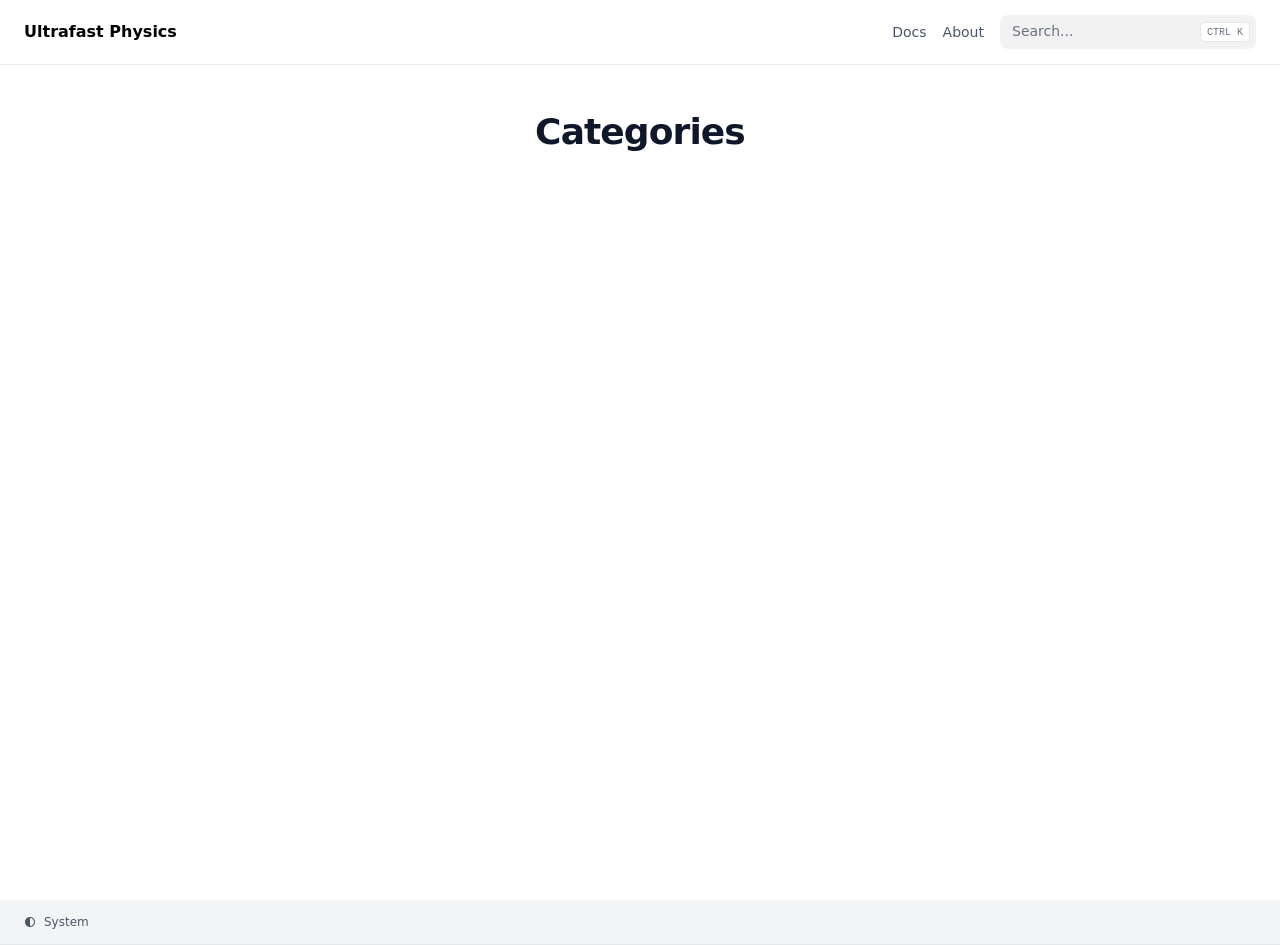
<file: categories/index.html>
<!DOCTYPE html>
<html lang="en" dir="ltr"><head>
  <meta charset="utf-8" />
  <meta name="viewport" content="width=device-width, initial-scale=1.0" /><meta name="robots" content="index, follow" />
  <link rel="icon shortcut" href="/favicon.ico" sizes="32x32" />
<link rel="icon" href="/favicon.svg" type="image/svg+xml" id="favicon-svg" />
<link rel="icon" href="/favicon-16x16.png" type="image/png" sizes="16x16" />
<link rel="icon" href="/favicon-32x32.png" type="image/png" sizes="32x32" />
<link rel="apple-touch-icon" href="/apple-touch-icon.png" sizes="180x180" />
<link fetchpriority="low" href="/site.webmanifest" rel="manifest" />
<title>Categories – Ultrafast Physics</title>
  <meta name="description" content="" /><link rel="canonical" href="https://www.ultrafastphysics.org/categories/" itemprop="url" />

<meta property="og:title" content="Categories">
<meta
  property="og:description"
  content="
    
      
    
  ">
<meta
  property="og:type"
  content="
    website
  ">
<meta property="og:url" content="https://www.ultrafastphysics.org/categories/">


  <meta itemprop="name" content="Categories">
  <meta name="twitter:card" content="summary">
  <meta name="twitter:title" content="Categories">

    <link rel="preload" href="/css/compiled/main.min.1a431501cdeb52323c920e7761f7d9e327b2bee53160196c4bd1d34a3fd9fbc9.css" as="style" integrity="sha256-GkMVAc3rUjI8kg53YffZ4yeyvuUxYBlsS9HTSj/Z&#43;8k=" />
    <link href="/css/compiled/main.min.1a431501cdeb52323c920e7761f7d9e327b2bee53160196c4bd1d34a3fd9fbc9.css" rel="stylesheet" integrity="sha256-GkMVAc3rUjI8kg53YffZ4yeyvuUxYBlsS9HTSj/Z&#43;8k=" />

  






<script src="/js/main-head.min.94da6f95b126542222dab3a6e07ffefe1aaf63ec3ca555e827b58b80e7d3f0b7.js" integrity="sha256-lNpvlbEmVCIi2rOm4H/&#43;/hqvY&#43;w8pVXoJ7WLgOfT8Lc="></script>

  
  
  </head>
<body>
    <a href="#content" class="hx:sr-only hx:focus-visible:not-sr-only hx:focus-visible:fixed hx:focus-visible:z-50 hx:focus-visible:top-2 hx:focus-visible:left-2 hx:focus-visible:bg-primary-500 hx:focus-visible:text-white hx:focus-visible:px-4 hx:focus-visible:py-2 hx:focus-visible:rounded-md hx:focus-visible:text-sm hx:focus-visible:font-medium">Skip to content</a><div class="hextra-nav-container hx:sticky hx:top-0 hx:z-20 hx:w-full hx:bg-transparent hx:print:hidden">
  <div
    class="hextra-nav-container-blur hx:pointer-events-none hx:absolute hx:z-[-1] hx:h-full hx:w-full hx:bg-white hx:dark:bg-dark hx:shadow-[0_2px_4px_rgba(0,0,0,.02),0_1px_0_rgba(0,0,0,.06)] hx:contrast-more:shadow-[0_0_0_1px_#000] hx:dark:shadow-[0_-1px_0_rgba(255,255,255,.1)_inset] hx:contrast-more:dark:shadow-[0_0_0_1px_#fff]"
  ></div>

  <nav class="hextra-max-navbar-width hx:mx-auto hx:flex hx:items-center hx:justify-end hx:gap-2 hx:h-16 hx:px-6">
    <a class="hx:flex hx:items-center hx:hover:opacity-75 hx:ltr:mr-auto hx:rtl:ml-auto" href="/">
    <span class="hx:mr-2 hx:font-extrabold hx:inline hx:select-none">Ultrafast Physics</span>
</a>
<a
  title=""
  href="/docs"
  
  class="hx:text-sm hx:contrast-more:text-gray-700 hx:contrast-more:dark:text-gray-100 hx:relative hx:-ml-2 hx:hidden hx:whitespace-nowrap hx:p-2 hx:md:inline-flex hx:items-center hx:gap-1 hx:text-gray-600 hx:hover:text-gray-800 hx:dark:text-gray-400 hx:dark:hover:text-gray-200"
><span class="hx:text-center">Docs</span>
</a><a
  title=""
  href="/about"
  
  class="hx:text-sm hx:contrast-more:text-gray-700 hx:contrast-more:dark:text-gray-100 hx:relative hx:-ml-2 hx:hidden hx:whitespace-nowrap hx:p-2 hx:md:inline-flex hx:items-center hx:gap-1 hx:text-gray-600 hx:hover:text-gray-800 hx:dark:text-gray-400 hx:dark:hover:text-gray-200"
><span class="hx:text-center">About</span>
</a><div class="hextra-search-wrapper hx:relative hx:md:w-64">
  <div class="hx:relative hx:flex hx:items-center hx:text-gray-900 hx:contrast-more:text-gray-800 hx:dark:text-gray-300 hx:contrast-more:dark:text-gray-300">
    <input
      placeholder="Search..."
      aria-label="Search..."
      class="hextra-search-input hx:hextra-focus-visible hx:block hx:w-full hx:appearance-none hx:rounded-lg hx:px-3 hx:py-2 hx:transition-colors hx:text-base hx:leading-tight hx:md:text-sm hx:bg-black/[.05] hx:dark:bg-gray-50/10 hx:focus-visible:bg-white hx:dark:focus-visible:bg-dark hx:placeholder:text-gray-500 hx:dark:placeholder:text-gray-400 hx:contrast-more:border hx:contrast-more:border-current"
      type="search"
      autocomplete="off"
      value=""
      spellcheck="false"
    />
    <kbd
      class="hx:absolute hx:my-1.5 hx:select-none hx:ltr:right-1.5 hx:rtl:left-1.5 hx:h-5 hx:rounded-sm hx:bg-white hx:px-1.5 hx:font-mono hx:text-[10px] hx:font-medium hx:text-gray-500 hx:border hx:border-gray-200 hx:dark:border-gray-100/20 hx:dark:bg-dark/50 hx:contrast-more:border-current hx:contrast-more:text-current hx:contrast-more:dark:border-current hx:items-center hx:gap-1 hx:transition-opacity hx:pointer-events-none hx:hidden hx:sm:flex"
    >
      CTRL K
    </kbd>
  </div>

  <div>
    <ul
      class="hextra-search-results hextra-scrollbar hx:hidden hx:border hx:border-gray-200 hx:bg-white hx:text-gray-100 hx:dark:border-neutral-800 hx:dark:bg-neutral-900 hx:absolute hx:top-full hx:z-20 hx:mt-2 hx:overflow-auto hx:overscroll-contain hx:rounded-xl hx:py-2.5 hx:shadow-xl hx:max-h-[min(calc(50vh-11rem-env(safe-area-inset-bottom)),400px)] hx:md:max-h-[min(calc(100vh-5rem-env(safe-area-inset-bottom)),400px)] hx:inset-x-0 hx:ltr:md:left-auto hx:rtl:md:right-auto hx:contrast-more:border hx:contrast-more:border-gray-900 hx:contrast-more:dark:border-gray-50 hx:w-screen hx:min-h-[100px] hx:max-w-[min(calc(100vw-2rem),calc(100%+20rem))]"
      aria-label="Search results"
      style="transition: max-height 0.2s ease 0s;"
    ></ul>
    <div class="hextra-search-status hx:sr-only" aria-live="polite" role="status"></div>
  </div>
</div>
<button type="button" aria-label="Menu" aria-expanded="false" class="hextra-hamburger-menu hx:cursor-pointer hx:-mr-2 hx:rounded-sm hx:p-2 hx:active:bg-gray-400/20 hx:md:hidden hx:hextra-focus-visible-inset"><svg height=24 fill="none" viewBox="0 0 24 24" stroke="currentColor"><g><path stroke-linecap="round" stroke-linejoin="round" stroke-width="2" d="M4 8H20"></path></g><g><path stroke-linecap="round" stroke-linejoin="round" stroke-width="2" d="M4 16H20"></path></g></svg></button>
  </nav>
</div>

  <div class='hx:mx-auto hx:flex hextra-max-page-width'>
    <aside class="hextra-sidebar-container hx:flex hx:flex-col hx:print:hidden hx:md:top-16 hx:md:shrink-0 hx:md:w-64 hx:md:self-start hx:max-md:[transform:translate3d(0,-100%,0)] hx:md:hidden hx:xl:block">
    <div class="hx:px-4 hx:pt-4 hx:md:hidden">
      <div class="hextra-search-wrapper hx:relative hx:md:w-64">
  <div class="hx:relative hx:flex hx:items-center hx:text-gray-900 hx:contrast-more:text-gray-800 hx:dark:text-gray-300 hx:contrast-more:dark:text-gray-300">
    <input
      placeholder="Search..."
      aria-label="Search..."
      class="hextra-search-input hx:hextra-focus-visible hx:block hx:w-full hx:appearance-none hx:rounded-lg hx:px-3 hx:py-2 hx:transition-colors hx:text-base hx:leading-tight hx:md:text-sm hx:bg-black/[.05] hx:dark:bg-gray-50/10 hx:focus-visible:bg-white hx:dark:focus-visible:bg-dark hx:placeholder:text-gray-500 hx:dark:placeholder:text-gray-400 hx:contrast-more:border hx:contrast-more:border-current"
      type="search"
      autocomplete="off"
      value=""
      spellcheck="false"
    />
    <kbd
      class="hx:absolute hx:my-1.5 hx:select-none hx:ltr:right-1.5 hx:rtl:left-1.5 hx:h-5 hx:rounded-sm hx:bg-white hx:px-1.5 hx:font-mono hx:text-[10px] hx:font-medium hx:text-gray-500 hx:border hx:border-gray-200 hx:dark:border-gray-100/20 hx:dark:bg-dark/50 hx:contrast-more:border-current hx:contrast-more:text-current hx:contrast-more:dark:border-current hx:items-center hx:gap-1 hx:transition-opacity hx:pointer-events-none hx:hidden hx:sm:flex"
    >
      CTRL K
    </kbd>
  </div>

  <div>
    <ul
      class="hextra-search-results hextra-scrollbar hx:hidden hx:border hx:border-gray-200 hx:bg-white hx:text-gray-100 hx:dark:border-neutral-800 hx:dark:bg-neutral-900 hx:absolute hx:top-full hx:z-20 hx:mt-2 hx:overflow-auto hx:overscroll-contain hx:rounded-xl hx:py-2.5 hx:shadow-xl hx:max-h-[min(calc(50vh-11rem-env(safe-area-inset-bottom)),400px)] hx:md:max-h-[min(calc(100vh-5rem-env(safe-area-inset-bottom)),400px)] hx:inset-x-0 hx:ltr:md:left-auto hx:rtl:md:right-auto hx:contrast-more:border hx:contrast-more:border-gray-900 hx:contrast-more:dark:border-gray-50 hx:w-screen hx:min-h-[100px] hx:max-w-[min(calc(100vw-2rem),calc(100%+20rem))]"
      aria-label="Search results"
      style="transition: max-height 0.2s ease 0s;"
    ></ul>
    <div class="hextra-search-status hx:sr-only" aria-live="polite" role="status"></div>
  </div>
</div>

    </div><div class="hextra-scrollbar hx:overflow-y-auto hx:overflow-x-hidden hx:p-4 hx:grow hx:md:h-[calc(100vh-var(--navbar-height)-var(--menu-height))]">
    <ul class="hx:flex hx:flex-col hx:gap-1 hx:md:hidden">
      
      
              <li class=""><div class="hextra-sidebar-item hx:group hx:relative hx:flex hx:items-center" data-active="false">
    <a
      class="hx:flex hx:items-center hx:justify-between hx:gap-2 hx:grow hx:cursor-pointer hx:rounded-sm hx:px-2 hx:py-1.5 hx:text-sm hx:transition-colors [-webkit-tap-highlight-color:transparent] [-webkit-touch-callout:none] hx:hextra-focus-visible-inset hx:ltr:pr-8 hx:rtl:pl-8 hx:text-gray-500 hx:hover:bg-gray-100 hx:hover:text-gray-900 hx:contrast-more:border hx:contrast-more:border-transparent hx:contrast-more:text-gray-900 hx:contrast-more:hover:border-gray-900 hx:dark:text-neutral-400 hx:dark:hover:bg-primary-100/5 hx:dark:hover:text-gray-50 hx:contrast-more:dark:text-gray-50 hx:contrast-more:dark:hover:border-gray-50"
      href="/docs/"
      
    >
      <span class="hx:min-w-0 [word-break:break-word]">Docs</span>
    </a>
      <button type="button" class="hextra-sidebar-collapsible-button hx:absolute hx:top-1/2 hx:-translate-y-1/2 hx:ltr:right-2 hx:rtl:left-2 hx:shrink-0 hx:cursor-pointer hx:p-0 hx:text-gray-500 hx:dark:text-neutral-400 hx:group-hover:text-gray-900 hx:dark:group-hover:text-gray-50 hx:group-data-[active=true]:text-primary-800 hx:group-data-[active=true]:dark:text-primary-600 hx:hextra-focus-visible-inset" aria-label="Toggle section" aria-expanded="false"><svg fill="none" viewBox="0 0 24 24" stroke="currentColor" aria-hidden="true" focusable="false" class="hx:h-[18px] hx:min-w-[18px] hx:rounded-xs hx:p-0.5 hx:hover:bg-gray-800/5 hx:dark:hover:bg-gray-100/5"><path stroke-linecap="round" stroke-linejoin="round" stroke-width="2" d="M9 5l7 7-7 7" class="hx:origin-center hx:transition-transform hx:rtl:-rotate-180"></path></svg></button>
  </div><div class="hextra-sidebar-children hx:ltr:pr-0 hx:rtl:pl-0 hx:overflow-hidden">
        <ul class='hx:relative hx:flex hx:flex-col hx:gap-1 hx:before:absolute hx:before:inset-y-1 hx:before:w-px hx:before:bg-gray-200 hx:before:content-[""] hx:ltr:ml-3 hx:ltr:pl-3 hx:ltr:before:left-0 hx:rtl:mr-3 hx:rtl:pr-3 hx:rtl:before:right-0 hx:dark:before:bg-neutral-800'><li class="hx:flex hx:flex-col "><div class="hextra-sidebar-item hx:group hx:relative hx:flex hx:items-center" data-active="false">
    <a
      class="hx:flex hx:items-center hx:justify-between hx:gap-2 hx:grow hx:cursor-pointer hx:rounded-sm hx:px-2 hx:py-1.5 hx:text-sm hx:transition-colors [-webkit-tap-highlight-color:transparent] [-webkit-touch-callout:none] hx:hextra-focus-visible-inset hx:text-gray-500 hx:hover:bg-gray-100 hx:hover:text-gray-900 hx:contrast-more:border hx:contrast-more:border-transparent hx:contrast-more:text-gray-900 hx:contrast-more:hover:border-gray-900 hx:dark:text-neutral-400 hx:dark:hover:bg-primary-100/5 hx:dark:hover:text-gray-50 hx:contrast-more:dark:text-gray-50 hx:contrast-more:dark:hover:border-gray-50"
      href="/docs/first-page/"
      
    >
      <span class="hx:min-w-0 [word-break:break-word]">Demo Page</span>
    </a>
  </div>
              
            </li><li class="hx:flex hx:flex-col open"><div class="hextra-sidebar-item hx:group hx:relative hx:flex hx:items-center" data-active="false">
    <a
      class="hx:flex hx:items-center hx:justify-between hx:gap-2 hx:grow hx:cursor-pointer hx:rounded-sm hx:px-2 hx:py-1.5 hx:text-sm hx:transition-colors [-webkit-tap-highlight-color:transparent] [-webkit-touch-callout:none] hx:hextra-focus-visible-inset hx:ltr:pr-8 hx:rtl:pl-8 hx:text-gray-500 hx:hover:bg-gray-100 hx:hover:text-gray-900 hx:contrast-more:border hx:contrast-more:border-transparent hx:contrast-more:text-gray-900 hx:contrast-more:hover:border-gray-900 hx:dark:text-neutral-400 hx:dark:hover:bg-primary-100/5 hx:dark:hover:text-gray-50 hx:contrast-more:dark:text-gray-50 hx:contrast-more:dark:hover:border-gray-50"
      href="/docs/folder/"
      
    >
      <span class="hx:min-w-0 [word-break:break-word]">Folder</span>
    </a>
      <button type="button" class="hextra-sidebar-collapsible-button hx:absolute hx:top-1/2 hx:-translate-y-1/2 hx:ltr:right-2 hx:rtl:left-2 hx:shrink-0 hx:cursor-pointer hx:p-0 hx:text-gray-500 hx:dark:text-neutral-400 hx:group-hover:text-gray-900 hx:dark:group-hover:text-gray-50 hx:group-data-[active=true]:text-primary-800 hx:group-data-[active=true]:dark:text-primary-600 hx:hextra-focus-visible-inset" aria-label="Toggle section" aria-expanded="true"><svg fill="none" viewBox="0 0 24 24" stroke="currentColor" aria-hidden="true" focusable="false" class="hx:h-[18px] hx:min-w-[18px] hx:rounded-xs hx:p-0.5 hx:hover:bg-gray-800/5 hx:dark:hover:bg-gray-100/5"><path stroke-linecap="round" stroke-linejoin="round" stroke-width="2" d="M9 5l7 7-7 7" class="hx:origin-center hx:transition-transform hx:rtl:-rotate-180"></path></svg></button>
  </div>
              <div class="hextra-sidebar-children hx:ltr:pr-0 hx:rtl:pl-0 hx:overflow-hidden">
        <ul class='hx:relative hx:flex hx:flex-col hx:gap-1 hx:before:absolute hx:before:inset-y-1 hx:before:w-px hx:before:bg-gray-200 hx:before:content-[""] hx:ltr:ml-3 hx:ltr:pl-3 hx:ltr:before:left-0 hx:rtl:mr-3 hx:rtl:pr-3 hx:rtl:before:right-0 hx:dark:before:bg-neutral-800'><li class="hx:flex hx:flex-col "><div class="hextra-sidebar-item hx:group hx:relative hx:flex hx:items-center" data-active="false">
    <a
      class="hx:flex hx:items-center hx:justify-between hx:gap-2 hx:grow hx:cursor-pointer hx:rounded-sm hx:px-2 hx:py-1.5 hx:text-sm hx:transition-colors [-webkit-tap-highlight-color:transparent] [-webkit-touch-callout:none] hx:hextra-focus-visible-inset hx:text-gray-500 hx:hover:bg-gray-100 hx:hover:text-gray-900 hx:contrast-more:border hx:contrast-more:border-transparent hx:contrast-more:text-gray-900 hx:contrast-more:hover:border-gray-900 hx:dark:text-neutral-400 hx:dark:hover:bg-primary-100/5 hx:dark:hover:text-gray-50 hx:contrast-more:dark:text-gray-50 hx:contrast-more:dark:hover:border-gray-50"
      href="/docs/folder/leaf/"
      
    >
      <span class="hx:min-w-0 [word-break:break-word]">Leaf Page</span>
    </a>
  </div>
              
            </li></ul>
      </div>
            </li></ul>
      </div></li>
              <li class=""><div class="hextra-sidebar-item hx:group hx:relative hx:flex hx:items-center" data-active="false">
    <a
      class="hx:flex hx:items-center hx:justify-between hx:gap-2 hx:grow hx:cursor-pointer hx:rounded-sm hx:px-2 hx:py-1.5 hx:text-sm hx:transition-colors [-webkit-tap-highlight-color:transparent] [-webkit-touch-callout:none] hx:hextra-focus-visible-inset hx:text-gray-500 hx:hover:bg-gray-100 hx:hover:text-gray-900 hx:contrast-more:border hx:contrast-more:border-transparent hx:contrast-more:text-gray-900 hx:contrast-more:hover:border-gray-900 hx:dark:text-neutral-400 hx:dark:hover:bg-primary-100/5 hx:dark:hover:text-gray-50 hx:contrast-more:dark:text-gray-50 hx:contrast-more:dark:hover:border-gray-50"
      href="/about/"
      
    >
      <span class="hx:min-w-0 [word-break:break-word]">About</span>
    </a>
  </div></li>
    </ul>

    <div class="hx:max-xl:hidden hx:h-0 hx:w-64 hx:shrink-0"></div></div>
  
  
    <div class="hx:md:hidden  hx:sticky hx:bottom-0 hx:max-h-(--menu-height) hx:bg-white hx:dark:bg-dark hx:mx-4 hx:py-4 hx:shadow-[0_-12px_16px_#fff] hx:flex hx:items-center hx:gap-2 hx:border-gray-200 hx:dark:border-neutral-800 hx:dark:shadow-[0_-12px_16px_#111] hx:contrast-more:border-neutral-400 hx:contrast-more:shadow-none hx:contrast-more:dark:shadow-none hx:border-t" data-toggle-animation="show"><div class="hx:flex hx:grow hx:flex-col"><div class="hx:flex hx:justify-items-start hx:group" data-theme="light">
  <button
    title="Change theme"
    data-state="closed"
    data-location="bottom"
    class="hextra-theme-toggle hx:cursor-pointer hx:rounded-md hx:text-left hx:font-medium hx:h-7 hx:px-2 hx:text-xs hx:hover:bg-gray-100 hx:hover:text-gray-900 hx:dark:hover:bg-primary-100/5 hx:dark:hover:text-gray-50 hx:font-medium hx:text-gray-600 hx:transition-colors hx:dark:text-gray-400 hx:grow"
    type="button"
    aria-label="Change theme"
    aria-expanded="false"
    aria-haspopup="menu"
  >
    <div class="hx:flex hx:items-center hx:gap-2 hx:capitalize"><svg height=12 class="hx:group-data-[theme=dark]:hidden hx:group-data-[theme=system]:hidden" xmlns="http://www.w3.org/2000/svg" fill="none" viewBox="0 0 24 24" stroke-width="2" stroke="currentColor" aria-hidden="true"><path stroke-linecap="round" stroke-linejoin="round" d="M12 3v1m0 16v1m9-9h-1M4 12H3m15.364 6.364l-.707-.707M6.343 6.343l-.707-.707m12.728 0l-.707.707M6.343 17.657l-.707.707M16 12a4 4 0 11-8 0 4 4 0 018 0z"/></svg><span class="hx:group-data-[theme=dark]:hidden hx:group-data-[theme=system]:hidden">Light</span><svg height=12 class="hx:group-data-[theme=light]:hidden hx:group-data-[theme=system]:hidden" xmlns="http://www.w3.org/2000/svg" fill="none" viewBox="0 0 24 24" stroke-width="2" stroke="currentColor" aria-hidden="true"><path stroke-linecap="round" stroke-linejoin="round" d="M20.354 15.354A9 9 0 018.646 3.646 9.003 9.003 0 0012 21a9.003 9.003 0 008.354-5.646z"/></svg><span class="hx:group-data-[theme=light]:hidden hx:group-data-[theme=system]:hidden">Dark</span><svg height=12 class="hx:group-data-[theme=dark]:hidden hx:group-data-[theme=light]:hidden" xmlns="http://www.w3.org/2000/svg" viewBox="0 0 24 24"  fill="currentColor">
  <path d="M 11.996094,2 C 6.4986225,2.0192368 2.03125,6.5024993 2.03125,12 c 0,5.497501 4.4673725,9.980763 9.964844,10 H 12 12.0039 c 5.497471,-0.01924 9.964844,-4.502499 9.964844,-10 0,-5.4975007 -4.467373,-9.9807632 -9.964844,-10 H 12 Z M 12,4 c 4.417218,0.017598 7.96875,3.5822356 7.96875,8 0,4.417764 -3.551532,7.982402 -7.96875,8 z" />
</svg>
<span class="hx:group-data-[theme=dark]:hidden hx:group-data-[theme=light]:hidden">System</span></div>
  </button>
  <ul
    class="hextra-theme-toggle-options hx:hidden hx:z-20 hx:max-h-64 hx:overflow-auto hx:rounded-lg hx:border hx:border-gray-200 hx:bg-white hx:p-1 hx:text-sm hx:shadow-lg hx:dark:border-neutral-700 hx:dark:bg-neutral-900"
    style="position: fixed; inset: auto auto 0px 0px; margin: 0px; min-width: 100px;"
    data-theme="light"
    role="menu"
  >
    <li role="none" class="hx:flex hx:flex-col">
      <button
        type="button"
        role="menuitemradio"
        aria-checked="true"
        tabindex="-1"
        data-item="light"
        class="hx:text-gray-700 hx:dark:text-gray-300 hx:hover:bg-gray-100 hx:hover:text-gray-900 hx:dark:hover:bg-neutral-800 hx:dark:hover:text-gray-100 hx:relative hx:cursor-pointer hx:whitespace-nowrap hx:rounded-sm hx:py-1.5 hx:transition-colors hx:ltr:pl-3 hx:ltr:pr-9 hx:rtl:pr-3 hx:rtl:pl-9 hx:text-left hx:w-full hx:bg-transparent hx:border-0"
      >
        Light
         <span class="hx:absolute hx:inset-y-0 hx:flex hx:items-center hx:ltr:right-3 hx:rtl:left-3 hx:group-data-[theme=dark]:hidden hx:group-data-[theme=system]:hidden"><svg height=1em width=1em xmlns="http://www.w3.org/2000/svg" fill="none" viewBox="0 0 24 24" stroke-width="2" stroke="currentColor" aria-hidden="true"><path stroke-linecap="round" stroke-linejoin="round" d="M5 13l4 4L19 7"/></svg></span>
      </button>
    </li>
    <li role="none" class="hx:flex hx:flex-col">
      <button
        type="button"
        role="menuitemradio"
        aria-checked="false"
        tabindex="-1"
        data-item="dark"
        class="hx:text-gray-700 hx:dark:text-gray-300 hx:hover:bg-gray-100 hx:hover:text-gray-900 hx:dark:hover:bg-neutral-800 hx:dark:hover:text-gray-100 hx:relative hx:cursor-pointer hx:whitespace-nowrap hx:rounded-sm hx:py-1.5 hx:transition-colors hx:ltr:pl-3 hx:ltr:pr-9 hx:rtl:pr-3 hx:rtl:pl-9 hx:text-left hx:w-full hx:bg-transparent hx:border-0"
      >
        Dark
         <span class="hx:absolute hx:inset-y-0 hx:flex hx:items-center hx:ltr:right-3 hx:rtl:left-3 hx:group-data-[theme=light]:hidden hx:group-data-[theme=system]:hidden"><svg height=1em width=1em xmlns="http://www.w3.org/2000/svg" fill="none" viewBox="0 0 24 24" stroke-width="2" stroke="currentColor" aria-hidden="true"><path stroke-linecap="round" stroke-linejoin="round" d="M5 13l4 4L19 7"/></svg></span>
      </button>
    </li>
    <li role="none" class="hx:flex hx:flex-col">
      <button
        type="button"
        role="menuitemradio"
        aria-checked="false"
        tabindex="-1"
        data-item="system"
        class="hx:text-gray-700 hx:dark:text-gray-300 hx:hover:bg-gray-100 hx:hover:text-gray-900 hx:dark:hover:bg-neutral-800 hx:dark:hover:text-gray-100 hx:relative hx:cursor-pointer hx:whitespace-nowrap hx:rounded-sm hx:py-1.5 hx:transition-colors hx:ltr:pl-3 hx:ltr:pr-9 hx:rtl:pr-3 hx:rtl:pl-9 hx:text-left hx:w-full hx:bg-transparent hx:border-0"
      >
        System
         <span class="hx:absolute hx:inset-y-0 hx:flex hx:items-center hx:ltr:right-3 hx:rtl:left-3 hx:group-data-[theme=dark]:hidden hx:group-data-[theme=light]:hidden"><svg height=1em width=1em xmlns="http://www.w3.org/2000/svg" fill="none" viewBox="0 0 24 24" stroke-width="2" stroke="currentColor" aria-hidden="true"><path stroke-linecap="round" stroke-linejoin="round" d="M5 13l4 4L19 7"/></svg></span>
      </button>
    </li>
  </ul>
</div>
</div></div></aside>
    
<nav class="hextra-toc hx:order-last hx:hidden hx:w-64 hx:shrink-0 hx:xl:block hx:print:hidden hx:px-4" aria-label="Table of contents"></nav>


    <article class="hx:w-full hx:break-words hx:flex hx:min-h-[calc(100vh-var(--navbar-height))] hx:min-w-0 hx:justify-center hx:pb-8 hx:pr-[calc(env(safe-area-inset-right)-1.5rem)]">
      <main id="content" class="hx:w-full hx:min-w-0 hextra-max-content-width hx:px-6 hx:pt-4 hx:md:px-12">
        <br class="hx:mt-1.5 hx:text-sm" />
        <h1 class="hx:text-center hx:mt-2 hx:text-4xl hx:font-bold hx:tracking-tight hx:text-slate-900 hx:dark:text-slate-100">Categories</h1>
        <div class="hx:mb-16"></div>
        <div class="content">
          
        </div>
        <div class="hx:grid hx:grid-cols-1 hx:md:grid-cols-2 hx:lg:grid-cols-3 hx:xl:grid-cols-4 hx:gap-4">
          
        </div>
      </main>
    </article>
  </div>

      <footer class="hextra-footer hx:bg-gray-100 hx:pb-[env(safe-area-inset-bottom)] hx:dark:bg-neutral-900 hx:print:bg-transparent"><div class="hx:mx-auto hx:flex hx:gap-2 hx:py-2 hx:px-4 hextra-max-footer-width"><div class="hx:flex hx:justify-items-start hx:group" data-theme="light">
  <button
    title="Change theme"
    data-state="closed"
    data-location="bottom"
    class="hextra-theme-toggle hx:cursor-pointer hx:rounded-md hx:text-left hx:font-medium hx:h-7 hx:px-2 hx:text-xs hx:hover:bg-gray-100 hx:hover:text-gray-900 hx:dark:hover:bg-primary-100/5 hx:dark:hover:text-gray-50 hx:font-medium hx:text-gray-600 hx:transition-colors hx:dark:text-gray-400 hx:grow"
    type="button"
    aria-label="Change theme"
    aria-expanded="false"
    aria-haspopup="menu"
  >
    <div class="hx:flex hx:items-center hx:gap-2 hx:capitalize"><svg height=12 class="hx:group-data-[theme=dark]:hidden hx:group-data-[theme=system]:hidden" xmlns="http://www.w3.org/2000/svg" fill="none" viewBox="0 0 24 24" stroke-width="2" stroke="currentColor" aria-hidden="true"><path stroke-linecap="round" stroke-linejoin="round" d="M12 3v1m0 16v1m9-9h-1M4 12H3m15.364 6.364l-.707-.707M6.343 6.343l-.707-.707m12.728 0l-.707.707M6.343 17.657l-.707.707M16 12a4 4 0 11-8 0 4 4 0 018 0z"/></svg><span class="hx:group-data-[theme=dark]:hidden hx:group-data-[theme=system]:hidden">Light</span><svg height=12 class="hx:group-data-[theme=light]:hidden hx:group-data-[theme=system]:hidden" xmlns="http://www.w3.org/2000/svg" fill="none" viewBox="0 0 24 24" stroke-width="2" stroke="currentColor" aria-hidden="true"><path stroke-linecap="round" stroke-linejoin="round" d="M20.354 15.354A9 9 0 018.646 3.646 9.003 9.003 0 0012 21a9.003 9.003 0 008.354-5.646z"/></svg><span class="hx:group-data-[theme=light]:hidden hx:group-data-[theme=system]:hidden">Dark</span><svg height=12 class="hx:group-data-[theme=dark]:hidden hx:group-data-[theme=light]:hidden" xmlns="http://www.w3.org/2000/svg" viewBox="0 0 24 24"  fill="currentColor">
  <path d="M 11.996094,2 C 6.4986225,2.0192368 2.03125,6.5024993 2.03125,12 c 0,5.497501 4.4673725,9.980763 9.964844,10 H 12 12.0039 c 5.497471,-0.01924 9.964844,-4.502499 9.964844,-10 0,-5.4975007 -4.467373,-9.9807632 -9.964844,-10 H 12 Z M 12,4 c 4.417218,0.017598 7.96875,3.5822356 7.96875,8 0,4.417764 -3.551532,7.982402 -7.96875,8 z" />
</svg>
<span class="hx:group-data-[theme=dark]:hidden hx:group-data-[theme=light]:hidden">System</span></div>
  </button>
  <ul
    class="hextra-theme-toggle-options hx:hidden hx:z-20 hx:max-h-64 hx:overflow-auto hx:rounded-lg hx:border hx:border-gray-200 hx:bg-white hx:p-1 hx:text-sm hx:shadow-lg hx:dark:border-neutral-700 hx:dark:bg-neutral-900"
    style="position: fixed; inset: auto auto 0px 0px; margin: 0px; min-width: 100px;"
    data-theme="light"
    role="menu"
  >
    <li role="none" class="hx:flex hx:flex-col">
      <button
        type="button"
        role="menuitemradio"
        aria-checked="true"
        tabindex="-1"
        data-item="light"
        class="hx:text-gray-700 hx:dark:text-gray-300 hx:hover:bg-gray-100 hx:hover:text-gray-900 hx:dark:hover:bg-neutral-800 hx:dark:hover:text-gray-100 hx:relative hx:cursor-pointer hx:whitespace-nowrap hx:rounded-sm hx:py-1.5 hx:transition-colors hx:ltr:pl-3 hx:ltr:pr-9 hx:rtl:pr-3 hx:rtl:pl-9 hx:text-left hx:w-full hx:bg-transparent hx:border-0"
      >
        Light
         <span class="hx:absolute hx:inset-y-0 hx:flex hx:items-center hx:ltr:right-3 hx:rtl:left-3 hx:group-data-[theme=dark]:hidden hx:group-data-[theme=system]:hidden"><svg height=1em width=1em xmlns="http://www.w3.org/2000/svg" fill="none" viewBox="0 0 24 24" stroke-width="2" stroke="currentColor" aria-hidden="true"><path stroke-linecap="round" stroke-linejoin="round" d="M5 13l4 4L19 7"/></svg></span>
      </button>
    </li>
    <li role="none" class="hx:flex hx:flex-col">
      <button
        type="button"
        role="menuitemradio"
        aria-checked="false"
        tabindex="-1"
        data-item="dark"
        class="hx:text-gray-700 hx:dark:text-gray-300 hx:hover:bg-gray-100 hx:hover:text-gray-900 hx:dark:hover:bg-neutral-800 hx:dark:hover:text-gray-100 hx:relative hx:cursor-pointer hx:whitespace-nowrap hx:rounded-sm hx:py-1.5 hx:transition-colors hx:ltr:pl-3 hx:ltr:pr-9 hx:rtl:pr-3 hx:rtl:pl-9 hx:text-left hx:w-full hx:bg-transparent hx:border-0"
      >
        Dark
         <span class="hx:absolute hx:inset-y-0 hx:flex hx:items-center hx:ltr:right-3 hx:rtl:left-3 hx:group-data-[theme=light]:hidden hx:group-data-[theme=system]:hidden"><svg height=1em width=1em xmlns="http://www.w3.org/2000/svg" fill="none" viewBox="0 0 24 24" stroke-width="2" stroke="currentColor" aria-hidden="true"><path stroke-linecap="round" stroke-linejoin="round" d="M5 13l4 4L19 7"/></svg></span>
      </button>
    </li>
    <li role="none" class="hx:flex hx:flex-col">
      <button
        type="button"
        role="menuitemradio"
        aria-checked="false"
        tabindex="-1"
        data-item="system"
        class="hx:text-gray-700 hx:dark:text-gray-300 hx:hover:bg-gray-100 hx:hover:text-gray-900 hx:dark:hover:bg-neutral-800 hx:dark:hover:text-gray-100 hx:relative hx:cursor-pointer hx:whitespace-nowrap hx:rounded-sm hx:py-1.5 hx:transition-colors hx:ltr:pl-3 hx:ltr:pr-9 hx:rtl:pr-3 hx:rtl:pl-9 hx:text-left hx:w-full hx:bg-transparent hx:border-0"
      >
        System
         <span class="hx:absolute hx:inset-y-0 hx:flex hx:items-center hx:ltr:right-3 hx:rtl:left-3 hx:group-data-[theme=dark]:hidden hx:group-data-[theme=light]:hidden"><svg height=1em width=1em xmlns="http://www.w3.org/2000/svg" fill="none" viewBox="0 0 24 24" stroke-width="2" stroke="currentColor" aria-hidden="true"><path stroke-linecap="round" stroke-linejoin="round" d="M5 13l4 4L19 7"/></svg></span>
      </button>
    </li>
  </ul>
</div>
</div><hr class="hx:border-gray-200 hx:dark:border-neutral-800" /><div class="hextra-custom-footer hextra-max-footer-width hx:pl-[max(env(safe-area-inset-left),1.5rem)] hx:pr-[max(env(safe-area-inset-right),1.5rem)] hx:text-gray-600 hx:dark:text-gray-400"></div></footer>
    
    <script defer src="/js/main.min.15eb8e58ef474e8764f1b2119666d41ed10d0c0d647ff5a407a86631cd51f0e2.js" integrity="sha256-FeuOWO9HTodk8bIRlmbUHtENDA1kf/WkB6hmMc1R8OI="></script>
<script defer src="/js/flexsearch.433e941a8a573ebb9931fc16fc75266ab6b93f569ac2fb4f3dc66882e0416f4c.js" integrity="sha256-Qz6UGopXPruZMfwW/HUmara5P1aawvtPPcZoguBBb0w=" crossorigin="anonymous"></script><script defer src="/en.search.min.423a47566acadc2f8b92bbb4ca95334500545268040247c4966cf47d6d0eb1b3.js" integrity="sha256-QjpHVmrK3C&#43;Lkru0ypUzRQBUUmgEAkfElmz0fW0OsbM="></script>
  </body>
</html>
</file>
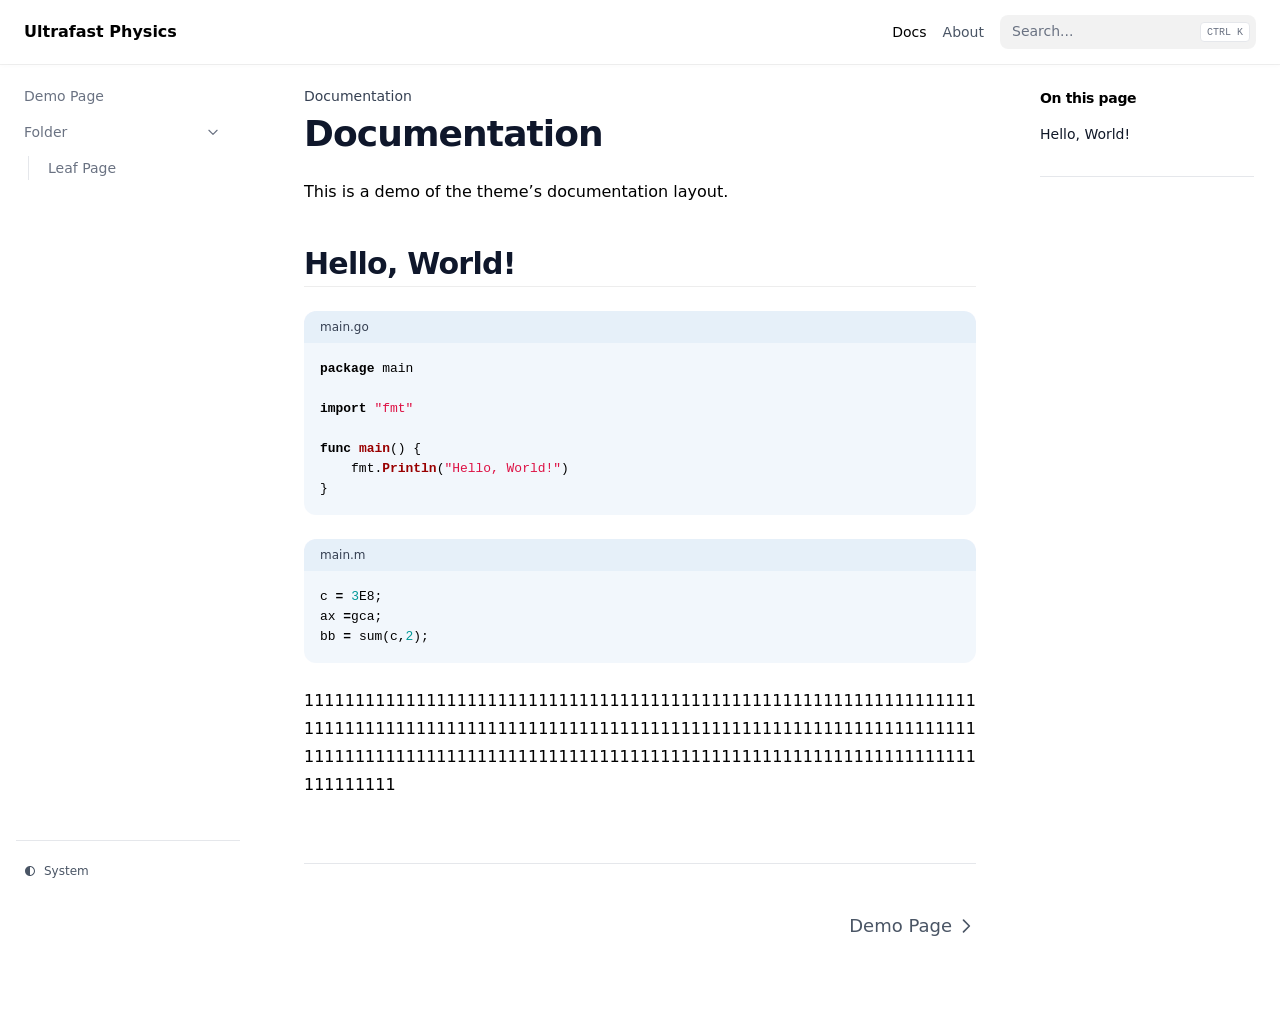
<file: docs/index.html>
<!DOCTYPE html>
<html lang="en" dir="ltr"><head>
  <meta charset="utf-8" />
  <meta name="viewport" content="width=device-width, initial-scale=1.0" /><meta name="robots" content="index, follow" />
  <link rel="icon shortcut" href="/favicon.ico" sizes="32x32" />
<link rel="icon" href="/favicon.svg" type="image/svg+xml" id="favicon-svg" />
<link rel="icon" href="/favicon-16x16.png" type="image/png" sizes="16x16" />
<link rel="icon" href="/favicon-32x32.png" type="image/png" sizes="32x32" />
<link rel="apple-touch-icon" href="/apple-touch-icon.png" sizes="180x180" />
<link fetchpriority="low" href="/site.webmanifest" rel="manifest" />
<title>Documentation – Ultrafast Physics</title>
  <meta name="description" content="This is a demo of the theme’s documentation layout.
Hello, World! main.gopackage main import &#34;fmt&#34; func main() { fmt.Println(&#34;Hello, World!&#34;) } main.mc = 3E8; ax =gca; bb = sum(c,2); [base64]" /><link rel="canonical" href="https://www.ultrafastphysics.org/docs/" itemprop="url" />

<meta property="og:title" content="Documentation">
<meta
  property="og:description"
  content="
    
      
    
  ">
<meta
  property="og:type"
  content="
    website
  ">
<meta property="og:url" content="https://www.ultrafastphysics.org/docs/">


  <meta itemprop="name" content="Documentation">
  <meta itemprop="description" content="This is a demo of the theme’s documentation layout.
Hello, World! main.gopackage main import &#34;fmt&#34; func main() { fmt.Println(&#34;Hello, World!&#34;) } main.mc = 3E8; ax =gca; bb = sum(c,2); [base64]">
  <meta itemprop="wordCount" content="30">
  <meta name="twitter:card" content="summary">
  <meta name="twitter:title" content="Documentation">
  <meta name="twitter:description" content="This is a demo of the theme’s documentation layout.
Hello, World! main.gopackage main import &#34;fmt&#34; func main() { fmt.Println(&#34;Hello, World!&#34;) } main.mc = 3E8; ax =gca; bb = sum(c,2); [base64]">

    <link rel="preload" href="/css/compiled/main.min.1a431501cdeb52323c920e7761f7d9e327b2bee53160196c4bd1d34a3fd9fbc9.css" as="style" integrity="sha256-GkMVAc3rUjI8kg53YffZ4yeyvuUxYBlsS9HTSj/Z&#43;8k=" />
    <link href="/css/compiled/main.min.1a431501cdeb52323c920e7761f7d9e327b2bee53160196c4bd1d34a3fd9fbc9.css" rel="stylesheet" integrity="sha256-GkMVAc3rUjI8kg53YffZ4yeyvuUxYBlsS9HTSj/Z&#43;8k=" />

  






<script src="/js/main-head.min.94da6f95b126542222dab3a6e07ffefe1aaf63ec3ca555e827b58b80e7d3f0b7.js" integrity="sha256-lNpvlbEmVCIi2rOm4H/&#43;/hqvY&#43;w8pVXoJ7WLgOfT8Lc="></script>

  
  
  </head>
<body>
    <a href="#content" class="hx:sr-only hx:focus-visible:not-sr-only hx:focus-visible:fixed hx:focus-visible:z-50 hx:focus-visible:top-2 hx:focus-visible:left-2 hx:focus-visible:bg-primary-500 hx:focus-visible:text-white hx:focus-visible:px-4 hx:focus-visible:py-2 hx:focus-visible:rounded-md hx:focus-visible:text-sm hx:focus-visible:font-medium">Skip to content</a><div class="hextra-nav-container hx:sticky hx:top-0 hx:z-20 hx:w-full hx:bg-transparent hx:print:hidden">
  <div
    class="hextra-nav-container-blur hx:pointer-events-none hx:absolute hx:z-[-1] hx:h-full hx:w-full hx:bg-white hx:dark:bg-dark hx:shadow-[0_2px_4px_rgba(0,0,0,.02),0_1px_0_rgba(0,0,0,.06)] hx:contrast-more:shadow-[0_0_0_1px_#000] hx:dark:shadow-[0_-1px_0_rgba(255,255,255,.1)_inset] hx:contrast-more:dark:shadow-[0_0_0_1px_#fff]"
  ></div>

  <nav class="hextra-max-navbar-width hx:mx-auto hx:flex hx:items-center hx:justify-end hx:gap-2 hx:h-16 hx:px-6">
    <a class="hx:flex hx:items-center hx:hover:opacity-75 hx:ltr:mr-auto hx:rtl:ml-auto" href="/">
    <span class="hx:mr-2 hx:font-extrabold hx:inline hx:select-none">Ultrafast Physics</span>
</a>
<a
  title=""
  href="/docs"
  
  class="hx:text-sm hx:contrast-more:text-gray-700 hx:contrast-more:dark:text-gray-100 hx:relative hx:-ml-2 hx:hidden hx:whitespace-nowrap hx:p-2 hx:md:inline-flex hx:items-center hx:gap-1 hx:font-medium"
><span class="hx:text-center">Docs</span>
</a><a
  title=""
  href="/about"
  
  class="hx:text-sm hx:contrast-more:text-gray-700 hx:contrast-more:dark:text-gray-100 hx:relative hx:-ml-2 hx:hidden hx:whitespace-nowrap hx:p-2 hx:md:inline-flex hx:items-center hx:gap-1 hx:text-gray-600 hx:hover:text-gray-800 hx:dark:text-gray-400 hx:dark:hover:text-gray-200"
><span class="hx:text-center">About</span>
</a><div class="hextra-search-wrapper hx:relative hx:md:w-64">
  <div class="hx:relative hx:flex hx:items-center hx:text-gray-900 hx:contrast-more:text-gray-800 hx:dark:text-gray-300 hx:contrast-more:dark:text-gray-300">
    <input
      placeholder="Search..."
      aria-label="Search..."
      class="hextra-search-input hx:hextra-focus-visible hx:block hx:w-full hx:appearance-none hx:rounded-lg hx:px-3 hx:py-2 hx:transition-colors hx:text-base hx:leading-tight hx:md:text-sm hx:bg-black/[.05] hx:dark:bg-gray-50/10 hx:focus-visible:bg-white hx:dark:focus-visible:bg-dark hx:placeholder:text-gray-500 hx:dark:placeholder:text-gray-400 hx:contrast-more:border hx:contrast-more:border-current"
      type="search"
      autocomplete="off"
      value=""
      spellcheck="false"
    />
    <kbd
      class="hx:absolute hx:my-1.5 hx:select-none hx:ltr:right-1.5 hx:rtl:left-1.5 hx:h-5 hx:rounded-sm hx:bg-white hx:px-1.5 hx:font-mono hx:text-[10px] hx:font-medium hx:text-gray-500 hx:border hx:border-gray-200 hx:dark:border-gray-100/20 hx:dark:bg-dark/50 hx:contrast-more:border-current hx:contrast-more:text-current hx:contrast-more:dark:border-current hx:items-center hx:gap-1 hx:transition-opacity hx:pointer-events-none hx:hidden hx:sm:flex"
    >
      CTRL K
    </kbd>
  </div>

  <div>
    <ul
      class="hextra-search-results hextra-scrollbar hx:hidden hx:border hx:border-gray-200 hx:bg-white hx:text-gray-100 hx:dark:border-neutral-800 hx:dark:bg-neutral-900 hx:absolute hx:top-full hx:z-20 hx:mt-2 hx:overflow-auto hx:overscroll-contain hx:rounded-xl hx:py-2.5 hx:shadow-xl hx:max-h-[min(calc(50vh-11rem-env(safe-area-inset-bottom)),400px)] hx:md:max-h-[min(calc(100vh-5rem-env(safe-area-inset-bottom)),400px)] hx:inset-x-0 hx:ltr:md:left-auto hx:rtl:md:right-auto hx:contrast-more:border hx:contrast-more:border-gray-900 hx:contrast-more:dark:border-gray-50 hx:w-screen hx:min-h-[100px] hx:max-w-[min(calc(100vw-2rem),calc(100%+20rem))]"
      aria-label="Search results"
      style="transition: max-height 0.2s ease 0s;"
    ></ul>
    <div class="hextra-search-status hx:sr-only" aria-live="polite" role="status"></div>
  </div>
</div>
<button type="button" aria-label="Menu" aria-expanded="false" class="hextra-hamburger-menu hx:cursor-pointer hx:-mr-2 hx:rounded-sm hx:p-2 hx:active:bg-gray-400/20 hx:md:hidden hx:hextra-focus-visible-inset"><svg height=24 fill="none" viewBox="0 0 24 24" stroke="currentColor"><g><path stroke-linecap="round" stroke-linejoin="round" stroke-width="2" d="M4 8H20"></path></g><g><path stroke-linecap="round" stroke-linejoin="round" stroke-width="2" d="M4 16H20"></path></g></svg></button>
  </nav>
</div>

  <div class='hx:mx-auto hx:flex hextra-max-page-width'>
    <aside class="hextra-sidebar-container hx:flex hx:flex-col hx:print:hidden hx:md:top-16 hx:md:shrink-0 hx:md:w-64 hx:md:self-start hx:max-md:[transform:translate3d(0,-100%,0)] hx:md:sticky">
    <div class="hx:px-4 hx:pt-4 hx:md:hidden">
      <div class="hextra-search-wrapper hx:relative hx:md:w-64">
  <div class="hx:relative hx:flex hx:items-center hx:text-gray-900 hx:contrast-more:text-gray-800 hx:dark:text-gray-300 hx:contrast-more:dark:text-gray-300">
    <input
      placeholder="Search..."
      aria-label="Search..."
      class="hextra-search-input hx:hextra-focus-visible hx:block hx:w-full hx:appearance-none hx:rounded-lg hx:px-3 hx:py-2 hx:transition-colors hx:text-base hx:leading-tight hx:md:text-sm hx:bg-black/[.05] hx:dark:bg-gray-50/10 hx:focus-visible:bg-white hx:dark:focus-visible:bg-dark hx:placeholder:text-gray-500 hx:dark:placeholder:text-gray-400 hx:contrast-more:border hx:contrast-more:border-current"
      type="search"
      autocomplete="off"
      value=""
      spellcheck="false"
    />
    <kbd
      class="hx:absolute hx:my-1.5 hx:select-none hx:ltr:right-1.5 hx:rtl:left-1.5 hx:h-5 hx:rounded-sm hx:bg-white hx:px-1.5 hx:font-mono hx:text-[10px] hx:font-medium hx:text-gray-500 hx:border hx:border-gray-200 hx:dark:border-gray-100/20 hx:dark:bg-dark/50 hx:contrast-more:border-current hx:contrast-more:text-current hx:contrast-more:dark:border-current hx:items-center hx:gap-1 hx:transition-opacity hx:pointer-events-none hx:hidden hx:sm:flex"
    >
      CTRL K
    </kbd>
  </div>

  <div>
    <ul
      class="hextra-search-results hextra-scrollbar hx:hidden hx:border hx:border-gray-200 hx:bg-white hx:text-gray-100 hx:dark:border-neutral-800 hx:dark:bg-neutral-900 hx:absolute hx:top-full hx:z-20 hx:mt-2 hx:overflow-auto hx:overscroll-contain hx:rounded-xl hx:py-2.5 hx:shadow-xl hx:max-h-[min(calc(50vh-11rem-env(safe-area-inset-bottom)),400px)] hx:md:max-h-[min(calc(100vh-5rem-env(safe-area-inset-bottom)),400px)] hx:inset-x-0 hx:ltr:md:left-auto hx:rtl:md:right-auto hx:contrast-more:border hx:contrast-more:border-gray-900 hx:contrast-more:dark:border-gray-50 hx:w-screen hx:min-h-[100px] hx:max-w-[min(calc(100vw-2rem),calc(100%+20rem))]"
      aria-label="Search results"
      style="transition: max-height 0.2s ease 0s;"
    ></ul>
    <div class="hextra-search-status hx:sr-only" aria-live="polite" role="status"></div>
  </div>
</div>

    </div><div class="hextra-scrollbar hx:overflow-y-auto hx:overflow-x-hidden hx:p-4 hx:grow hx:md:h-[calc(100vh-var(--navbar-height)-var(--menu-height))]">
    <ul class="hx:flex hx:flex-col hx:gap-1 hx:md:hidden">
      
      
              <li class="open"><div class="hextra-sidebar-item hx:group hx:relative hx:flex hx:items-center" data-active="true">
    <a
      class="hx:flex hx:items-center hx:justify-between hx:gap-2 hx:grow hx:cursor-pointer hx:rounded-sm hx:px-2 hx:py-1.5 hx:text-sm hx:transition-colors [-webkit-tap-highlight-color:transparent] [-webkit-touch-callout:none] hx:hextra-focus-visible-inset hx:ltr:pr-8 hx:rtl:pl-8 hextra-sidebar-active-item hx:bg-primary-100 hx:font-semibold hx:text-primary-800 hx:contrast-more:border hx:contrast-more:border-primary-500 hx:dark:bg-primary-400/10 hx:dark:text-primary-600 hx:contrast-more:dark:border-primary-500"
      href="/docs/"
      
    >
      <span class="hx:min-w-0 [word-break:break-word]">Docs</span>
    </a>
      <button type="button" class="hextra-sidebar-collapsible-button hx:absolute hx:top-1/2 hx:-translate-y-1/2 hx:ltr:right-2 hx:rtl:left-2 hx:shrink-0 hx:cursor-pointer hx:p-0 hx:text-gray-500 hx:dark:text-neutral-400 hx:group-hover:text-gray-900 hx:dark:group-hover:text-gray-50 hx:group-data-[active=true]:text-primary-800 hx:group-data-[active=true]:dark:text-primary-600 hx:hextra-focus-visible-inset" aria-label="Toggle section" aria-expanded="true"><svg fill="none" viewBox="0 0 24 24" stroke="currentColor" aria-hidden="true" focusable="false" class="hx:h-[18px] hx:min-w-[18px] hx:rounded-xs hx:p-0.5 hx:hover:bg-gray-800/5 hx:dark:hover:bg-gray-100/5"><path stroke-linecap="round" stroke-linejoin="round" stroke-width="2" d="M9 5l7 7-7 7" class="hx:origin-center hx:transition-transform hx:rtl:-rotate-180"></path></svg></button>
  </div>
  
    <ul class='hx:flex hx:flex-col hx:gap-1 hx:relative hx:before:absolute hx:before:inset-y-1 hx:before:w-px hx:before:bg-gray-200 hx:before:content-[""] hx:dark:before:bg-neutral-800 hx:ltr:pl-3 hx:ltr:before:left-0 hx:rtl:pr-3 hx:rtl:before:right-0 hx:ltr:ml-3 hx:rtl:mr-3'><li>
              <a
                href="#hello-world"
                class="hx:flex hx:rounded-sm hx:px-2 hx:py-1.5 hx:text-sm hx:transition-colors [word-break:break-word] hx:cursor-pointer [-webkit-tap-highlight-color:transparent] [-webkit-touch-callout:none] hx:contrast-more:border hx:gap-2 hx:before:opacity-25 hx:before:content-['#'] hx:text-gray-500 hx:hover:bg-gray-100 hx:hover:text-gray-900 hx:dark:text-neutral-400 hx:dark:hover:bg-primary-100/5 hx:dark:hover:text-gray-50 hx:contrast-more:text-gray-900 hx:contrast-more:dark:text-gray-50 hx:contrast-more:border-transparent hx:contrast-more:hover:border-gray-900 hx:contrast-more:dark:hover:border-gray-50"
              >Hello, World!</a>
            </li>
          </ul>
  <div class="hextra-sidebar-children hx:ltr:pr-0 hx:rtl:pl-0 hx:overflow-hidden">
        <ul class='hx:relative hx:flex hx:flex-col hx:gap-1 hx:before:absolute hx:before:inset-y-1 hx:before:w-px hx:before:bg-gray-200 hx:before:content-[""] hx:ltr:ml-3 hx:ltr:pl-3 hx:ltr:before:left-0 hx:rtl:mr-3 hx:rtl:pr-3 hx:rtl:before:right-0 hx:dark:before:bg-neutral-800'><li class="hx:flex hx:flex-col "><div class="hextra-sidebar-item hx:group hx:relative hx:flex hx:items-center" data-active="false">
    <a
      class="hx:flex hx:items-center hx:justify-between hx:gap-2 hx:grow hx:cursor-pointer hx:rounded-sm hx:px-2 hx:py-1.5 hx:text-sm hx:transition-colors [-webkit-tap-highlight-color:transparent] [-webkit-touch-callout:none] hx:hextra-focus-visible-inset hx:text-gray-500 hx:hover:bg-gray-100 hx:hover:text-gray-900 hx:contrast-more:border hx:contrast-more:border-transparent hx:contrast-more:text-gray-900 hx:contrast-more:hover:border-gray-900 hx:dark:text-neutral-400 hx:dark:hover:bg-primary-100/5 hx:dark:hover:text-gray-50 hx:contrast-more:dark:text-gray-50 hx:contrast-more:dark:hover:border-gray-50"
      href="/docs/first-page/"
      
    >
      <span class="hx:min-w-0 [word-break:break-word]">Demo Page</span>
    </a>
  </div>
              
            </li><li class="hx:flex hx:flex-col open"><div class="hextra-sidebar-item hx:group hx:relative hx:flex hx:items-center" data-active="false">
    <a
      class="hx:flex hx:items-center hx:justify-between hx:gap-2 hx:grow hx:cursor-pointer hx:rounded-sm hx:px-2 hx:py-1.5 hx:text-sm hx:transition-colors [-webkit-tap-highlight-color:transparent] [-webkit-touch-callout:none] hx:hextra-focus-visible-inset hx:ltr:pr-8 hx:rtl:pl-8 hx:text-gray-500 hx:hover:bg-gray-100 hx:hover:text-gray-900 hx:contrast-more:border hx:contrast-more:border-transparent hx:contrast-more:text-gray-900 hx:contrast-more:hover:border-gray-900 hx:dark:text-neutral-400 hx:dark:hover:bg-primary-100/5 hx:dark:hover:text-gray-50 hx:contrast-more:dark:text-gray-50 hx:contrast-more:dark:hover:border-gray-50"
      href="/docs/folder/"
      
    >
      <span class="hx:min-w-0 [word-break:break-word]">Folder</span>
    </a>
      <button type="button" class="hextra-sidebar-collapsible-button hx:absolute hx:top-1/2 hx:-translate-y-1/2 hx:ltr:right-2 hx:rtl:left-2 hx:shrink-0 hx:cursor-pointer hx:p-0 hx:text-gray-500 hx:dark:text-neutral-400 hx:group-hover:text-gray-900 hx:dark:group-hover:text-gray-50 hx:group-data-[active=true]:text-primary-800 hx:group-data-[active=true]:dark:text-primary-600 hx:hextra-focus-visible-inset" aria-label="Toggle section" aria-expanded="true"><svg fill="none" viewBox="0 0 24 24" stroke="currentColor" aria-hidden="true" focusable="false" class="hx:h-[18px] hx:min-w-[18px] hx:rounded-xs hx:p-0.5 hx:hover:bg-gray-800/5 hx:dark:hover:bg-gray-100/5"><path stroke-linecap="round" stroke-linejoin="round" stroke-width="2" d="M9 5l7 7-7 7" class="hx:origin-center hx:transition-transform hx:rtl:-rotate-180"></path></svg></button>
  </div>
              <div class="hextra-sidebar-children hx:ltr:pr-0 hx:rtl:pl-0 hx:overflow-hidden">
        <ul class='hx:relative hx:flex hx:flex-col hx:gap-1 hx:before:absolute hx:before:inset-y-1 hx:before:w-px hx:before:bg-gray-200 hx:before:content-[""] hx:ltr:ml-3 hx:ltr:pl-3 hx:ltr:before:left-0 hx:rtl:mr-3 hx:rtl:pr-3 hx:rtl:before:right-0 hx:dark:before:bg-neutral-800'><li class="hx:flex hx:flex-col "><div class="hextra-sidebar-item hx:group hx:relative hx:flex hx:items-center" data-active="false">
    <a
      class="hx:flex hx:items-center hx:justify-between hx:gap-2 hx:grow hx:cursor-pointer hx:rounded-sm hx:px-2 hx:py-1.5 hx:text-sm hx:transition-colors [-webkit-tap-highlight-color:transparent] [-webkit-touch-callout:none] hx:hextra-focus-visible-inset hx:text-gray-500 hx:hover:bg-gray-100 hx:hover:text-gray-900 hx:contrast-more:border hx:contrast-more:border-transparent hx:contrast-more:text-gray-900 hx:contrast-more:hover:border-gray-900 hx:dark:text-neutral-400 hx:dark:hover:bg-primary-100/5 hx:dark:hover:text-gray-50 hx:contrast-more:dark:text-gray-50 hx:contrast-more:dark:hover:border-gray-50"
      href="/docs/folder/leaf/"
      
    >
      <span class="hx:min-w-0 [word-break:break-word]">Leaf Page</span>
    </a>
  </div>
              
            </li></ul>
      </div>
            </li></ul>
      </div></li>
              <li class=""><div class="hextra-sidebar-item hx:group hx:relative hx:flex hx:items-center" data-active="false">
    <a
      class="hx:flex hx:items-center hx:justify-between hx:gap-2 hx:grow hx:cursor-pointer hx:rounded-sm hx:px-2 hx:py-1.5 hx:text-sm hx:transition-colors [-webkit-tap-highlight-color:transparent] [-webkit-touch-callout:none] hx:hextra-focus-visible-inset hx:text-gray-500 hx:hover:bg-gray-100 hx:hover:text-gray-900 hx:contrast-more:border hx:contrast-more:border-transparent hx:contrast-more:text-gray-900 hx:contrast-more:hover:border-gray-900 hx:dark:text-neutral-400 hx:dark:hover:bg-primary-100/5 hx:dark:hover:text-gray-50 hx:contrast-more:dark:text-gray-50 hx:contrast-more:dark:hover:border-gray-50"
      href="/about/"
      
    >
      <span class="hx:min-w-0 [word-break:break-word]">About</span>
    </a>
  </div></li>
    </ul>

    <ul class="hx:flex hx:flex-col hx:gap-1 hx:max-md:hidden">
        
            <li class=""><div class="hextra-sidebar-item hx:group hx:relative hx:flex hx:items-center" data-active="false">
    <a
      class="hx:flex hx:items-center hx:justify-between hx:gap-2 hx:grow hx:cursor-pointer hx:rounded-sm hx:px-2 hx:py-1.5 hx:text-sm hx:transition-colors [-webkit-tap-highlight-color:transparent] [-webkit-touch-callout:none] hx:hextra-focus-visible-inset hx:text-gray-500 hx:hover:bg-gray-100 hx:hover:text-gray-900 hx:contrast-more:border hx:contrast-more:border-transparent hx:contrast-more:text-gray-900 hx:contrast-more:hover:border-gray-900 hx:dark:text-neutral-400 hx:dark:hover:bg-primary-100/5 hx:dark:hover:text-gray-50 hx:contrast-more:dark:text-gray-50 hx:contrast-more:dark:hover:border-gray-50"
      href="/docs/first-page/"
      
    >
      <span class="hx:min-w-0 [word-break:break-word]">Demo Page</span>
    </a>
  </div></li>
            <li class="open"><div class="hextra-sidebar-item hx:group hx:relative hx:flex hx:items-center" data-active="false">
    <a
      class="hx:flex hx:items-center hx:justify-between hx:gap-2 hx:grow hx:cursor-pointer hx:rounded-sm hx:px-2 hx:py-1.5 hx:text-sm hx:transition-colors [-webkit-tap-highlight-color:transparent] [-webkit-touch-callout:none] hx:hextra-focus-visible-inset hx:ltr:pr-8 hx:rtl:pl-8 hx:text-gray-500 hx:hover:bg-gray-100 hx:hover:text-gray-900 hx:contrast-more:border hx:contrast-more:border-transparent hx:contrast-more:text-gray-900 hx:contrast-more:hover:border-gray-900 hx:dark:text-neutral-400 hx:dark:hover:bg-primary-100/5 hx:dark:hover:text-gray-50 hx:contrast-more:dark:text-gray-50 hx:contrast-more:dark:hover:border-gray-50"
      href="/docs/folder/"
      
    >
      <span class="hx:min-w-0 [word-break:break-word]">Folder</span>
    </a>
      <button type="button" class="hextra-sidebar-collapsible-button hx:absolute hx:top-1/2 hx:-translate-y-1/2 hx:ltr:right-2 hx:rtl:left-2 hx:shrink-0 hx:cursor-pointer hx:p-0 hx:text-gray-500 hx:dark:text-neutral-400 hx:group-hover:text-gray-900 hx:dark:group-hover:text-gray-50 hx:group-data-[active=true]:text-primary-800 hx:group-data-[active=true]:dark:text-primary-600 hx:hextra-focus-visible-inset" aria-label="Toggle section" aria-expanded="true"><svg fill="none" viewBox="0 0 24 24" stroke="currentColor" aria-hidden="true" focusable="false" class="hx:h-[18px] hx:min-w-[18px] hx:rounded-xs hx:p-0.5 hx:hover:bg-gray-800/5 hx:dark:hover:bg-gray-100/5"><path stroke-linecap="round" stroke-linejoin="round" stroke-width="2" d="M9 5l7 7-7 7" class="hx:origin-center hx:transition-transform hx:rtl:-rotate-180"></path></svg></button>
  </div><div class="hextra-sidebar-children hx:ltr:pr-0 hx:rtl:pl-0 hx:overflow-hidden">
        <ul class='hx:relative hx:flex hx:flex-col hx:gap-1 hx:before:absolute hx:before:inset-y-1 hx:before:w-px hx:before:bg-gray-200 hx:before:content-[""] hx:ltr:ml-3 hx:ltr:pl-3 hx:ltr:before:left-0 hx:rtl:mr-3 hx:rtl:pr-3 hx:rtl:before:right-0 hx:dark:before:bg-neutral-800'><li class="hx:flex hx:flex-col "><div class="hextra-sidebar-item hx:group hx:relative hx:flex hx:items-center" data-active="false">
    <a
      class="hx:flex hx:items-center hx:justify-between hx:gap-2 hx:grow hx:cursor-pointer hx:rounded-sm hx:px-2 hx:py-1.5 hx:text-sm hx:transition-colors [-webkit-tap-highlight-color:transparent] [-webkit-touch-callout:none] hx:hextra-focus-visible-inset hx:text-gray-500 hx:hover:bg-gray-100 hx:hover:text-gray-900 hx:contrast-more:border hx:contrast-more:border-transparent hx:contrast-more:text-gray-900 hx:contrast-more:hover:border-gray-900 hx:dark:text-neutral-400 hx:dark:hover:bg-primary-100/5 hx:dark:hover:text-gray-50 hx:contrast-more:dark:text-gray-50 hx:contrast-more:dark:hover:border-gray-50"
      href="/docs/folder/leaf/"
      
    >
      <span class="hx:min-w-0 [word-break:break-word]">Leaf Page</span>
    </a>
  </div>
              
            </li></ul>
      </div></li>
        
      </ul>
    </div>
  
  
    <div class="  hx:sticky hx:bottom-0 hx:max-h-(--menu-height) hx:bg-white hx:dark:bg-dark hx:mx-4 hx:py-4 hx:shadow-[0_-12px_16px_#fff] hx:flex hx:items-center hx:gap-2 hx:border-gray-200 hx:dark:border-neutral-800 hx:dark:shadow-[0_-12px_16px_#111] hx:contrast-more:border-neutral-400 hx:contrast-more:shadow-none hx:contrast-more:dark:shadow-none hx:border-t" data-toggle-animation="show"><div class="hx:flex hx:grow hx:flex-col"><div class="hx:flex hx:justify-items-start hx:group" data-theme="light">
  <button
    title="Change theme"
    data-state="closed"
    data-location="bottom"
    class="hextra-theme-toggle hx:cursor-pointer hx:rounded-md hx:text-left hx:font-medium hx:h-7 hx:px-2 hx:text-xs hx:hover:bg-gray-100 hx:hover:text-gray-900 hx:dark:hover:bg-primary-100/5 hx:dark:hover:text-gray-50 hx:font-medium hx:text-gray-600 hx:transition-colors hx:dark:text-gray-400 hx:grow"
    type="button"
    aria-label="Change theme"
    aria-expanded="false"
    aria-haspopup="menu"
  >
    <div class="hx:flex hx:items-center hx:gap-2 hx:capitalize"><svg height=12 class="hx:group-data-[theme=dark]:hidden hx:group-data-[theme=system]:hidden" xmlns="http://www.w3.org/2000/svg" fill="none" viewBox="0 0 24 24" stroke-width="2" stroke="currentColor" aria-hidden="true"><path stroke-linecap="round" stroke-linejoin="round" d="M12 3v1m0 16v1m9-9h-1M4 12H3m15.364 6.364l-.707-.707M6.343 6.343l-.707-.707m12.728 0l-.707.707M6.343 17.657l-.707.707M16 12a4 4 0 11-8 0 4 4 0 018 0z"/></svg><span class="hx:group-data-[theme=dark]:hidden hx:group-data-[theme=system]:hidden">Light</span><svg height=12 class="hx:group-data-[theme=light]:hidden hx:group-data-[theme=system]:hidden" xmlns="http://www.w3.org/2000/svg" fill="none" viewBox="0 0 24 24" stroke-width="2" stroke="currentColor" aria-hidden="true"><path stroke-linecap="round" stroke-linejoin="round" d="M20.354 15.354A9 9 0 018.646 3.646 9.003 9.003 0 0012 21a9.003 9.003 0 008.354-5.646z"/></svg><span class="hx:group-data-[theme=light]:hidden hx:group-data-[theme=system]:hidden">Dark</span><svg height=12 class="hx:group-data-[theme=dark]:hidden hx:group-data-[theme=light]:hidden" xmlns="http://www.w3.org/2000/svg" viewBox="0 0 24 24"  fill="currentColor">
  <path d="M 11.996094,2 C 6.4986225,2.0192368 2.03125,6.5024993 2.03125,12 c 0,5.497501 4.4673725,9.980763 9.964844,10 H 12 12.0039 c 5.497471,-0.01924 9.964844,-4.502499 9.964844,-10 0,-5.4975007 -4.467373,-9.9807632 -9.964844,-10 H 12 Z M 12,4 c 4.417218,0.017598 7.96875,3.5822356 7.96875,8 0,4.417764 -3.551532,7.982402 -7.96875,8 z" />
</svg>
<span class="hx:group-data-[theme=dark]:hidden hx:group-data-[theme=light]:hidden">System</span></div>
  </button>
  <ul
    class="hextra-theme-toggle-options hx:hidden hx:z-20 hx:max-h-64 hx:overflow-auto hx:rounded-lg hx:border hx:border-gray-200 hx:bg-white hx:p-1 hx:text-sm hx:shadow-lg hx:dark:border-neutral-700 hx:dark:bg-neutral-900"
    style="position: fixed; inset: auto auto 0px 0px; margin: 0px; min-width: 100px;"
    data-theme="light"
    role="menu"
  >
    <li role="none" class="hx:flex hx:flex-col">
      <button
        type="button"
        role="menuitemradio"
        aria-checked="true"
        tabindex="-1"
        data-item="light"
        class="hx:text-gray-700 hx:dark:text-gray-300 hx:hover:bg-gray-100 hx:hover:text-gray-900 hx:dark:hover:bg-neutral-800 hx:dark:hover:text-gray-100 hx:relative hx:cursor-pointer hx:whitespace-nowrap hx:rounded-sm hx:py-1.5 hx:transition-colors hx:ltr:pl-3 hx:ltr:pr-9 hx:rtl:pr-3 hx:rtl:pl-9 hx:text-left hx:w-full hx:bg-transparent hx:border-0"
      >
        Light
         <span class="hx:absolute hx:inset-y-0 hx:flex hx:items-center hx:ltr:right-3 hx:rtl:left-3 hx:group-data-[theme=dark]:hidden hx:group-data-[theme=system]:hidden"><svg height=1em width=1em xmlns="http://www.w3.org/2000/svg" fill="none" viewBox="0 0 24 24" stroke-width="2" stroke="currentColor" aria-hidden="true"><path stroke-linecap="round" stroke-linejoin="round" d="M5 13l4 4L19 7"/></svg></span>
      </button>
    </li>
    <li role="none" class="hx:flex hx:flex-col">
      <button
        type="button"
        role="menuitemradio"
        aria-checked="false"
        tabindex="-1"
        data-item="dark"
        class="hx:text-gray-700 hx:dark:text-gray-300 hx:hover:bg-gray-100 hx:hover:text-gray-900 hx:dark:hover:bg-neutral-800 hx:dark:hover:text-gray-100 hx:relative hx:cursor-pointer hx:whitespace-nowrap hx:rounded-sm hx:py-1.5 hx:transition-colors hx:ltr:pl-3 hx:ltr:pr-9 hx:rtl:pr-3 hx:rtl:pl-9 hx:text-left hx:w-full hx:bg-transparent hx:border-0"
      >
        Dark
         <span class="hx:absolute hx:inset-y-0 hx:flex hx:items-center hx:ltr:right-3 hx:rtl:left-3 hx:group-data-[theme=light]:hidden hx:group-data-[theme=system]:hidden"><svg height=1em width=1em xmlns="http://www.w3.org/2000/svg" fill="none" viewBox="0 0 24 24" stroke-width="2" stroke="currentColor" aria-hidden="true"><path stroke-linecap="round" stroke-linejoin="round" d="M5 13l4 4L19 7"/></svg></span>
      </button>
    </li>
    <li role="none" class="hx:flex hx:flex-col">
      <button
        type="button"
        role="menuitemradio"
        aria-checked="false"
        tabindex="-1"
        data-item="system"
        class="hx:text-gray-700 hx:dark:text-gray-300 hx:hover:bg-gray-100 hx:hover:text-gray-900 hx:dark:hover:bg-neutral-800 hx:dark:hover:text-gray-100 hx:relative hx:cursor-pointer hx:whitespace-nowrap hx:rounded-sm hx:py-1.5 hx:transition-colors hx:ltr:pl-3 hx:ltr:pr-9 hx:rtl:pr-3 hx:rtl:pl-9 hx:text-left hx:w-full hx:bg-transparent hx:border-0"
      >
        System
         <span class="hx:absolute hx:inset-y-0 hx:flex hx:items-center hx:ltr:right-3 hx:rtl:left-3 hx:group-data-[theme=dark]:hidden hx:group-data-[theme=light]:hidden"><svg height=1em width=1em xmlns="http://www.w3.org/2000/svg" fill="none" viewBox="0 0 24 24" stroke-width="2" stroke="currentColor" aria-hidden="true"><path stroke-linecap="round" stroke-linejoin="round" d="M5 13l4 4L19 7"/></svg></span>
      </button>
    </li>
  </ul>
</div>
</div></div></aside>
    
<nav class="hextra-toc hx:order-last hx:hidden hx:w-64 hx:shrink-0 hx:xl:block hx:print:hidden hx:px-4" aria-label="Table of contents">
    <div class="hextra-scrollbar hx:sticky hx:top-16 hx:overflow-y-auto hx:pr-4 hx:pt-6 hx:text-sm [hyphens:auto] hx:max-h-[calc(100vh-var(--navbar-height)-env(safe-area-inset-bottom))] hx:ltr:-mr-4 hx:rtl:-ml-4"><p class="hx:mb-4 hx:font-semibold hx:tracking-tight">On this page</p><ul>
      <li class="hx:my-2 hx:scroll-my-6 hx:scroll-py-6">
        <a class="hx:font-medium hx:inline-block hx:rounded-sm hx:text-gray-500 hx:hover:text-gray-900 hx:dark:text-gray-400 hx:dark:hover:text-gray-300 hx:contrast-more:text-gray-900 hx:contrast-more:underline hx:contrast-more:dark:text-gray-50 hx:w-full hx:wrap-break-word hx:hextra-focus-visible-inset" href="#hello-world">Hello, World!
        </a>
      </li></ul>
      <div class="hx:mt-8 hx:border-t hx:bg-white hx:pt-8 hx:shadow-[0_-12px_16px_white] hx:dark:bg-dark hx:dark:shadow-[0_-12px_16px_#111] hx:sticky hx:bottom-0 hx:flex hx:flex-col hx:items-start hx:gap-2 hx:pb-8 hx:border-gray-200 hx:dark:border-neutral-800 hx:contrast-more:border-t hx:contrast-more:border-neutral-400 hx:contrast-more:shadow-none hx:contrast-more:dark:border-neutral-400">
        <button id="backToTop" tabindex="-1" onClick="scrollUp();" class="hx:cursor-pointer hx:transition-all hx:duration-75 hx:opacity-0 hx:text-xs hx:font-medium hx:text-gray-500 hx:hover:text-gray-900 hx:dark:text-gray-400 hx:dark:hover:text-gray-100 hx:contrast-more:text-gray-800 hx:contrast-more:dark:text-gray-50">
          <span>Scroll to top</span>
          <svg xmlns="http://www.w3.org/2000/svg" fill="none" viewBox="0 0 24 24" stroke-width="1.5" stroke="currentColor" aria-hidden="true" focusable="false" class="hx:inline hx:ltr:ml-1 hx:rtl:mr-1 hx:h-3.5 hx:w-3.5 hx:rounded-full hx:border hx:border-gray-500 hx:hover:border-gray-900 hx:dark:border-gray-400 hx:dark:hover:border-gray-100 hx:contrast-more:border-gray-800 hx:contrast-more:dark:border-gray-50">
            <path stroke-linecap="round" stroke-linejoin="round" d="M4.5 15.75l7.5-7.5 7.5 7.5" />
          </svg>
        </button>
      </div>
    </div>
  </nav>


    <article class="hx:w-full hx:break-words hx:flex hx:min-h-[calc(100vh-var(--navbar-height))] hx:min-w-0 hx:justify-center hx:pb-8 hx:pr-[calc(env(safe-area-inset-right)-1.5rem)]">
      <main id="content" class="hx:w-full hx:min-w-0 hextra-max-content-width hx:px-6 hx:pt-4 hx:md:px-12">
        <div class="hx:mt-1.5 hx:flex hx:items-center hx:gap-1 hx:overflow-hidden hx:text-sm hx:text-gray-500 hx:dark:text-gray-400 hx:contrast-more:text-current"><div class="hx:whitespace-nowrap hx:transition-colors hx:font-medium hx:text-gray-700 hx:contrast-more:font-bold hx:contrast-more:text-current hx:dark:text-gray-100 hx:contrast-more:dark:text-current">Documentation</div>
  </div>

        <div class="content">
          
          <div class="hx:flex hx:flex-col hx:sm:flex-row hx:items-start hx:sm:items-center hx:sm:justify-between hx:gap-4 hx:mb-4">
            <h1 class="hx:mb-0">Documentation</h1>
            
          </div>
          
          <p>This is a demo of the theme&rsquo;s documentation layout.</p>
<h2>Hello, World!<span class="hx:absolute hx:-mt-20" id="hello-world"></span>
    <a href="#hello-world" class="subheading-anchor" aria-label="Permalink for this section"></a></h2><div class="hextra-code-block hx:relative hx:mt-6 hx:first:mt-0 hx:group/code">

<div class="hextra-code-filename not-prose" dir="auto">main.go</div><div><div class="highlight"><pre tabindex="0" class="chroma"><code class="language-go" data-lang="go"><span class="line"><span class="cl"><span class="kn">package</span><span class="w"> </span><span class="nx">main</span><span class="w">
</span></span></span><span class="line"><span class="cl"><span class="w">
</span></span></span><span class="line"><span class="cl"><span class="kn">import</span><span class="w"> </span><span class="s">&#34;fmt&#34;</span><span class="w">
</span></span></span><span class="line"><span class="cl"><span class="w">
</span></span></span><span class="line"><span class="cl"><span class="kd">func</span><span class="w"> </span><span class="nf">main</span><span class="p">()</span><span class="w"> </span><span class="p">{</span><span class="w">
</span></span></span><span class="line"><span class="cl"><span class="w">    </span><span class="nx">fmt</span><span class="p">.</span><span class="nf">Println</span><span class="p">(</span><span class="s">&#34;Hello, World!&#34;</span><span class="p">)</span><span class="w">
</span></span></span><span class="line"><span class="cl"><span class="p">}</span></span></span></code></pre></div></div><div class="hextra-code-copy-btn-container hx:opacity-0 hx:transition hx:group-hover/code:opacity-100 hx:flex hx:gap-1 hx:absolute hx:m-[11px] hx:right-0 hx:top-8">
  <button
    class="hextra-code-copy-btn hx:group/copybtn hx:cursor-pointer hx:transition-all hx:active:opacity-50 hx:bg-primary-700/5 hx:border hx:border-black/5 hx:text-gray-600 hx:hover:text-gray-900 hx:rounded-md hx:p-1.5 hx:dark:bg-primary-300/10 hx:dark:border-white/10 hx:dark:text-gray-400 hx:dark:hover:text-gray-50"
    title="Copy code"
    aria-label="Copy code"
    data-copied-label="Copied!"
  >
    <div class="hextra-copy-icon hx:group-[.copied]/copybtn:hidden hx:pointer-events-none hx:h-4 hx:w-4"></div>
<div class="hextra-success-icon hx:hidden hx:group-[.copied]/copybtn:block hx:pointer-events-none hx:h-4 hx:w-4"></div>
  </button>
</div>
</div>
<div class="hextra-code-block hx:relative hx:mt-6 hx:first:mt-0 hx:group/code">

<div class="hextra-code-filename not-prose" dir="auto">main.m</div><div><div class="highlight"><pre tabindex="0" class="chroma"><code class="language-m" data-lang="m"><span class="line"><span class="cl"><span class="n">c</span><span class="w"> </span><span class="o">=</span><span class="w"> </span><span class="mi">3</span><span class="n">E8</span><span class="p">;</span><span class="w">
</span></span></span><span class="line"><span class="cl"><span class="n">ax</span><span class="w"> </span><span class="o">=</span><span class="n">gca</span><span class="p">;</span><span class="w">
</span></span></span><span class="line"><span class="cl"><span class="n">bb</span><span class="w"> </span><span class="o">=</span><span class="w"> </span><span class="n">sum</span><span class="p">(</span><span class="n">c</span><span class="p">,</span><span class="mi">2</span><span class="p">);</span></span></span></code></pre></div></div><div class="hextra-code-copy-btn-container hx:opacity-0 hx:transition hx:group-hover/code:opacity-100 hx:flex hx:gap-1 hx:absolute hx:m-[11px] hx:right-0 hx:top-8">
  <button
    class="hextra-code-copy-btn hx:group/copybtn hx:cursor-pointer hx:transition-all hx:active:opacity-50 hx:bg-primary-700/5 hx:border hx:border-black/5 hx:text-gray-600 hx:hover:text-gray-900 hx:rounded-md hx:p-1.5 hx:dark:bg-primary-300/10 hx:dark:border-white/10 hx:dark:text-gray-400 hx:dark:hover:text-gray-50"
    title="Copy code"
    aria-label="Copy code"
    data-copied-label="Copied!"
  >
    <div class="hextra-copy-icon hx:group-[.copied]/copybtn:hidden hx:pointer-events-none hx:h-4 hx:w-4"></div>
<div class="hextra-success-icon hx:hidden hx:group-[.copied]/copybtn:block hx:pointer-events-none hx:h-4 hx:w-4"></div>
  </button>
</div>
</div>
<p>[base64]</p>

        </div>
        <div class="hx:mt-16"></div><div class="hx:mb-8 hx:flex hx:items-center hx:border-t hx:pt-8 hx:border-gray-200 hx:dark:border-neutral-800 hx:contrast-more:border-neutral-400 hx:dark:contrast-more:border-neutral-400 hx:print:hidden"><a
        href="/docs/first-page/"
        title="Demo Page"
        class="hx:flex hx:max-w-[50%] hx:items-center hx:gap-1 hx:py-4 hx:text-base hx:font-medium hx:text-gray-600 hx:transition-colors [word-break:break-word] hx:hover:text-primary-600 hx:dark:text-gray-300 hx:md:text-lg hx:ltr:ml-auto hx:ltr:pl-4 hx:ltr:text-right hx:rtl:mr-auto hx:rtl:pr-4 hx:rtl:text-left"
      >Demo Page<svg class="hx:inline hx:h-5 hx:shrink-0 hx:rtl:-rotate-180" xmlns="http://www.w3.org/2000/svg" fill="none" viewBox="0 0 24 24" stroke-width="2" stroke="currentColor" aria-hidden="true"><path stroke-linecap="round" stroke-linejoin="round" d="M9 5l7 7-7 7"/></svg></a></div>
      </main>
    </article>
  </div>

      <footer class="hextra-footer hx:bg-gray-100 hx:pb-[env(safe-area-inset-bottom)] hx:dark:bg-neutral-900 hx:print:bg-transparent"><div class="hextra-custom-footer hextra-max-footer-width hx:pl-[max(env(safe-area-inset-left),1.5rem)] hx:pr-[max(env(safe-area-inset-right),1.5rem)] hx:text-gray-600 hx:dark:text-gray-400"></div></footer>
    
    <script defer src="/js/main.min.15eb8e58ef474e8764f1b2119666d41ed10d0c0d647ff5a407a86631cd51f0e2.js" integrity="sha256-FeuOWO9HTodk8bIRlmbUHtENDA1kf/WkB6hmMc1R8OI="></script>
<script defer src="/js/flexsearch.433e941a8a573ebb9931fc16fc75266ab6b93f569ac2fb4f3dc66882e0416f4c.js" integrity="sha256-Qz6UGopXPruZMfwW/HUmara5P1aawvtPPcZoguBBb0w=" crossorigin="anonymous"></script><script defer src="/en.search.min.423a47566acadc2f8b92bbb4ca95334500545268040247c4966cf47d6d0eb1b3.js" integrity="sha256-QjpHVmrK3C&#43;Lkru0ypUzRQBUUmgEAkfElmz0fW0OsbM="></script>
  </body>
</html>
</file>
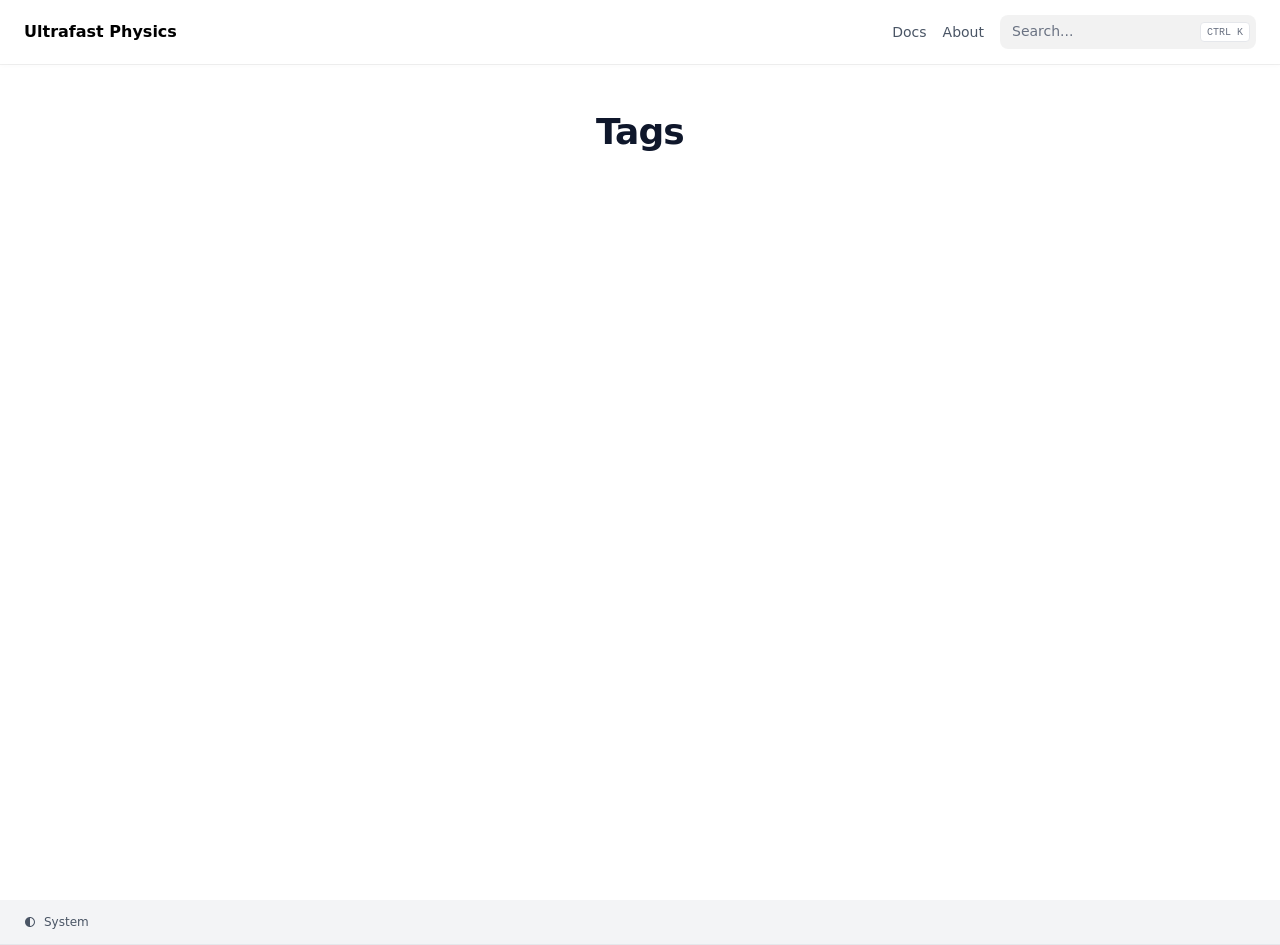
<file: tags/index.html>
<!DOCTYPE html>
<html lang="en" dir="ltr"><head>
  <meta charset="utf-8" />
  <meta name="viewport" content="width=device-width, initial-scale=1.0" /><meta name="robots" content="index, follow" />
  <link rel="icon shortcut" href="/favicon.ico" sizes="32x32" />
<link rel="icon" href="/favicon.svg" type="image/svg+xml" id="favicon-svg" />
<link rel="icon" href="/favicon-16x16.png" type="image/png" sizes="16x16" />
<link rel="icon" href="/favicon-32x32.png" type="image/png" sizes="32x32" />
<link rel="apple-touch-icon" href="/apple-touch-icon.png" sizes="180x180" />
<link fetchpriority="low" href="/site.webmanifest" rel="manifest" />
<title>Tags – Ultrafast Physics</title>
  <meta name="description" content="" /><link rel="canonical" href="https://www.ultrafastphysics.org/tags/" itemprop="url" />

<meta property="og:title" content="Tags">
<meta
  property="og:description"
  content="
    
      
    
  ">
<meta
  property="og:type"
  content="
    website
  ">
<meta property="og:url" content="https://www.ultrafastphysics.org/tags/">


  <meta itemprop="name" content="Tags">
  <meta name="twitter:card" content="summary">
  <meta name="twitter:title" content="Tags">

    <link rel="preload" href="/css/compiled/main.min.1a431501cdeb52323c920e7761f7d9e327b2bee53160196c4bd1d34a3fd9fbc9.css" as="style" integrity="sha256-GkMVAc3rUjI8kg53YffZ4yeyvuUxYBlsS9HTSj/Z&#43;8k=" />
    <link href="/css/compiled/main.min.1a431501cdeb52323c920e7761f7d9e327b2bee53160196c4bd1d34a3fd9fbc9.css" rel="stylesheet" integrity="sha256-GkMVAc3rUjI8kg53YffZ4yeyvuUxYBlsS9HTSj/Z&#43;8k=" />

  






<script src="/js/main-head.min.94da6f95b126542222dab3a6e07ffefe1aaf63ec3ca555e827b58b80e7d3f0b7.js" integrity="sha256-lNpvlbEmVCIi2rOm4H/&#43;/hqvY&#43;w8pVXoJ7WLgOfT8Lc="></script>

  
  
  </head>
<body>
    <a href="#content" class="hx:sr-only hx:focus-visible:not-sr-only hx:focus-visible:fixed hx:focus-visible:z-50 hx:focus-visible:top-2 hx:focus-visible:left-2 hx:focus-visible:bg-primary-500 hx:focus-visible:text-white hx:focus-visible:px-4 hx:focus-visible:py-2 hx:focus-visible:rounded-md hx:focus-visible:text-sm hx:focus-visible:font-medium">Skip to content</a><div class="hextra-nav-container hx:sticky hx:top-0 hx:z-20 hx:w-full hx:bg-transparent hx:print:hidden">
  <div
    class="hextra-nav-container-blur hx:pointer-events-none hx:absolute hx:z-[-1] hx:h-full hx:w-full hx:bg-white hx:dark:bg-dark hx:shadow-[0_2px_4px_rgba(0,0,0,.02),0_1px_0_rgba(0,0,0,.06)] hx:contrast-more:shadow-[0_0_0_1px_#000] hx:dark:shadow-[0_-1px_0_rgba(255,255,255,.1)_inset] hx:contrast-more:dark:shadow-[0_0_0_1px_#fff]"
  ></div>

  <nav class="hextra-max-navbar-width hx:mx-auto hx:flex hx:items-center hx:justify-end hx:gap-2 hx:h-16 hx:px-6">
    <a class="hx:flex hx:items-center hx:hover:opacity-75 hx:ltr:mr-auto hx:rtl:ml-auto" href="/">
    <span class="hx:mr-2 hx:font-extrabold hx:inline hx:select-none">Ultrafast Physics</span>
</a>
<a
  title=""
  href="/docs"
  
  class="hx:text-sm hx:contrast-more:text-gray-700 hx:contrast-more:dark:text-gray-100 hx:relative hx:-ml-2 hx:hidden hx:whitespace-nowrap hx:p-2 hx:md:inline-flex hx:items-center hx:gap-1 hx:text-gray-600 hx:hover:text-gray-800 hx:dark:text-gray-400 hx:dark:hover:text-gray-200"
><span class="hx:text-center">Docs</span>
</a><a
  title=""
  href="/about"
  
  class="hx:text-sm hx:contrast-more:text-gray-700 hx:contrast-more:dark:text-gray-100 hx:relative hx:-ml-2 hx:hidden hx:whitespace-nowrap hx:p-2 hx:md:inline-flex hx:items-center hx:gap-1 hx:text-gray-600 hx:hover:text-gray-800 hx:dark:text-gray-400 hx:dark:hover:text-gray-200"
><span class="hx:text-center">About</span>
</a><div class="hextra-search-wrapper hx:relative hx:md:w-64">
  <div class="hx:relative hx:flex hx:items-center hx:text-gray-900 hx:contrast-more:text-gray-800 hx:dark:text-gray-300 hx:contrast-more:dark:text-gray-300">
    <input
      placeholder="Search..."
      aria-label="Search..."
      class="hextra-search-input hx:hextra-focus-visible hx:block hx:w-full hx:appearance-none hx:rounded-lg hx:px-3 hx:py-2 hx:transition-colors hx:text-base hx:leading-tight hx:md:text-sm hx:bg-black/[.05] hx:dark:bg-gray-50/10 hx:focus-visible:bg-white hx:dark:focus-visible:bg-dark hx:placeholder:text-gray-500 hx:dark:placeholder:text-gray-400 hx:contrast-more:border hx:contrast-more:border-current"
      type="search"
      autocomplete="off"
      value=""
      spellcheck="false"
    />
    <kbd
      class="hx:absolute hx:my-1.5 hx:select-none hx:ltr:right-1.5 hx:rtl:left-1.5 hx:h-5 hx:rounded-sm hx:bg-white hx:px-1.5 hx:font-mono hx:text-[10px] hx:font-medium hx:text-gray-500 hx:border hx:border-gray-200 hx:dark:border-gray-100/20 hx:dark:bg-dark/50 hx:contrast-more:border-current hx:contrast-more:text-current hx:contrast-more:dark:border-current hx:items-center hx:gap-1 hx:transition-opacity hx:pointer-events-none hx:hidden hx:sm:flex"
    >
      CTRL K
    </kbd>
  </div>

  <div>
    <ul
      class="hextra-search-results hextra-scrollbar hx:hidden hx:border hx:border-gray-200 hx:bg-white hx:text-gray-100 hx:dark:border-neutral-800 hx:dark:bg-neutral-900 hx:absolute hx:top-full hx:z-20 hx:mt-2 hx:overflow-auto hx:overscroll-contain hx:rounded-xl hx:py-2.5 hx:shadow-xl hx:max-h-[min(calc(50vh-11rem-env(safe-area-inset-bottom)),400px)] hx:md:max-h-[min(calc(100vh-5rem-env(safe-area-inset-bottom)),400px)] hx:inset-x-0 hx:ltr:md:left-auto hx:rtl:md:right-auto hx:contrast-more:border hx:contrast-more:border-gray-900 hx:contrast-more:dark:border-gray-50 hx:w-screen hx:min-h-[100px] hx:max-w-[min(calc(100vw-2rem),calc(100%+20rem))]"
      aria-label="Search results"
      style="transition: max-height 0.2s ease 0s;"
    ></ul>
    <div class="hextra-search-status hx:sr-only" aria-live="polite" role="status"></div>
  </div>
</div>
<button type="button" aria-label="Menu" aria-expanded="false" class="hextra-hamburger-menu hx:cursor-pointer hx:-mr-2 hx:rounded-sm hx:p-2 hx:active:bg-gray-400/20 hx:md:hidden hx:hextra-focus-visible-inset"><svg height=24 fill="none" viewBox="0 0 24 24" stroke="currentColor"><g><path stroke-linecap="round" stroke-linejoin="round" stroke-width="2" d="M4 8H20"></path></g><g><path stroke-linecap="round" stroke-linejoin="round" stroke-width="2" d="M4 16H20"></path></g></svg></button>
  </nav>
</div>

  <div class='hx:mx-auto hx:flex hextra-max-page-width'>
    <aside class="hextra-sidebar-container hx:flex hx:flex-col hx:print:hidden hx:md:top-16 hx:md:shrink-0 hx:md:w-64 hx:md:self-start hx:max-md:[transform:translate3d(0,-100%,0)] hx:md:hidden hx:xl:block">
    <div class="hx:px-4 hx:pt-4 hx:md:hidden">
      <div class="hextra-search-wrapper hx:relative hx:md:w-64">
  <div class="hx:relative hx:flex hx:items-center hx:text-gray-900 hx:contrast-more:text-gray-800 hx:dark:text-gray-300 hx:contrast-more:dark:text-gray-300">
    <input
      placeholder="Search..."
      aria-label="Search..."
      class="hextra-search-input hx:hextra-focus-visible hx:block hx:w-full hx:appearance-none hx:rounded-lg hx:px-3 hx:py-2 hx:transition-colors hx:text-base hx:leading-tight hx:md:text-sm hx:bg-black/[.05] hx:dark:bg-gray-50/10 hx:focus-visible:bg-white hx:dark:focus-visible:bg-dark hx:placeholder:text-gray-500 hx:dark:placeholder:text-gray-400 hx:contrast-more:border hx:contrast-more:border-current"
      type="search"
      autocomplete="off"
      value=""
      spellcheck="false"
    />
    <kbd
      class="hx:absolute hx:my-1.5 hx:select-none hx:ltr:right-1.5 hx:rtl:left-1.5 hx:h-5 hx:rounded-sm hx:bg-white hx:px-1.5 hx:font-mono hx:text-[10px] hx:font-medium hx:text-gray-500 hx:border hx:border-gray-200 hx:dark:border-gray-100/20 hx:dark:bg-dark/50 hx:contrast-more:border-current hx:contrast-more:text-current hx:contrast-more:dark:border-current hx:items-center hx:gap-1 hx:transition-opacity hx:pointer-events-none hx:hidden hx:sm:flex"
    >
      CTRL K
    </kbd>
  </div>

  <div>
    <ul
      class="hextra-search-results hextra-scrollbar hx:hidden hx:border hx:border-gray-200 hx:bg-white hx:text-gray-100 hx:dark:border-neutral-800 hx:dark:bg-neutral-900 hx:absolute hx:top-full hx:z-20 hx:mt-2 hx:overflow-auto hx:overscroll-contain hx:rounded-xl hx:py-2.5 hx:shadow-xl hx:max-h-[min(calc(50vh-11rem-env(safe-area-inset-bottom)),400px)] hx:md:max-h-[min(calc(100vh-5rem-env(safe-area-inset-bottom)),400px)] hx:inset-x-0 hx:ltr:md:left-auto hx:rtl:md:right-auto hx:contrast-more:border hx:contrast-more:border-gray-900 hx:contrast-more:dark:border-gray-50 hx:w-screen hx:min-h-[100px] hx:max-w-[min(calc(100vw-2rem),calc(100%+20rem))]"
      aria-label="Search results"
      style="transition: max-height 0.2s ease 0s;"
    ></ul>
    <div class="hextra-search-status hx:sr-only" aria-live="polite" role="status"></div>
  </div>
</div>

    </div><div class="hextra-scrollbar hx:overflow-y-auto hx:overflow-x-hidden hx:p-4 hx:grow hx:md:h-[calc(100vh-var(--navbar-height)-var(--menu-height))]">
    <ul class="hx:flex hx:flex-col hx:gap-1 hx:md:hidden">
      
      
              <li class=""><div class="hextra-sidebar-item hx:group hx:relative hx:flex hx:items-center" data-active="false">
    <a
      class="hx:flex hx:items-center hx:justify-between hx:gap-2 hx:grow hx:cursor-pointer hx:rounded-sm hx:px-2 hx:py-1.5 hx:text-sm hx:transition-colors [-webkit-tap-highlight-color:transparent] [-webkit-touch-callout:none] hx:hextra-focus-visible-inset hx:ltr:pr-8 hx:rtl:pl-8 hx:text-gray-500 hx:hover:bg-gray-100 hx:hover:text-gray-900 hx:contrast-more:border hx:contrast-more:border-transparent hx:contrast-more:text-gray-900 hx:contrast-more:hover:border-gray-900 hx:dark:text-neutral-400 hx:dark:hover:bg-primary-100/5 hx:dark:hover:text-gray-50 hx:contrast-more:dark:text-gray-50 hx:contrast-more:dark:hover:border-gray-50"
      href="/docs/"
      
    >
      <span class="hx:min-w-0 [word-break:break-word]">Docs</span>
    </a>
      <button type="button" class="hextra-sidebar-collapsible-button hx:absolute hx:top-1/2 hx:-translate-y-1/2 hx:ltr:right-2 hx:rtl:left-2 hx:shrink-0 hx:cursor-pointer hx:p-0 hx:text-gray-500 hx:dark:text-neutral-400 hx:group-hover:text-gray-900 hx:dark:group-hover:text-gray-50 hx:group-data-[active=true]:text-primary-800 hx:group-data-[active=true]:dark:text-primary-600 hx:hextra-focus-visible-inset" aria-label="Toggle section" aria-expanded="false"><svg fill="none" viewBox="0 0 24 24" stroke="currentColor" aria-hidden="true" focusable="false" class="hx:h-[18px] hx:min-w-[18px] hx:rounded-xs hx:p-0.5 hx:hover:bg-gray-800/5 hx:dark:hover:bg-gray-100/5"><path stroke-linecap="round" stroke-linejoin="round" stroke-width="2" d="M9 5l7 7-7 7" class="hx:origin-center hx:transition-transform hx:rtl:-rotate-180"></path></svg></button>
  </div><div class="hextra-sidebar-children hx:ltr:pr-0 hx:rtl:pl-0 hx:overflow-hidden">
        <ul class='hx:relative hx:flex hx:flex-col hx:gap-1 hx:before:absolute hx:before:inset-y-1 hx:before:w-px hx:before:bg-gray-200 hx:before:content-[""] hx:ltr:ml-3 hx:ltr:pl-3 hx:ltr:before:left-0 hx:rtl:mr-3 hx:rtl:pr-3 hx:rtl:before:right-0 hx:dark:before:bg-neutral-800'><li class="hx:flex hx:flex-col "><div class="hextra-sidebar-item hx:group hx:relative hx:flex hx:items-center" data-active="false">
    <a
      class="hx:flex hx:items-center hx:justify-between hx:gap-2 hx:grow hx:cursor-pointer hx:rounded-sm hx:px-2 hx:py-1.5 hx:text-sm hx:transition-colors [-webkit-tap-highlight-color:transparent] [-webkit-touch-callout:none] hx:hextra-focus-visible-inset hx:text-gray-500 hx:hover:bg-gray-100 hx:hover:text-gray-900 hx:contrast-more:border hx:contrast-more:border-transparent hx:contrast-more:text-gray-900 hx:contrast-more:hover:border-gray-900 hx:dark:text-neutral-400 hx:dark:hover:bg-primary-100/5 hx:dark:hover:text-gray-50 hx:contrast-more:dark:text-gray-50 hx:contrast-more:dark:hover:border-gray-50"
      href="/docs/first-page/"
      
    >
      <span class="hx:min-w-0 [word-break:break-word]">Demo Page</span>
    </a>
  </div>
              
            </li><li class="hx:flex hx:flex-col open"><div class="hextra-sidebar-item hx:group hx:relative hx:flex hx:items-center" data-active="false">
    <a
      class="hx:flex hx:items-center hx:justify-between hx:gap-2 hx:grow hx:cursor-pointer hx:rounded-sm hx:px-2 hx:py-1.5 hx:text-sm hx:transition-colors [-webkit-tap-highlight-color:transparent] [-webkit-touch-callout:none] hx:hextra-focus-visible-inset hx:ltr:pr-8 hx:rtl:pl-8 hx:text-gray-500 hx:hover:bg-gray-100 hx:hover:text-gray-900 hx:contrast-more:border hx:contrast-more:border-transparent hx:contrast-more:text-gray-900 hx:contrast-more:hover:border-gray-900 hx:dark:text-neutral-400 hx:dark:hover:bg-primary-100/5 hx:dark:hover:text-gray-50 hx:contrast-more:dark:text-gray-50 hx:contrast-more:dark:hover:border-gray-50"
      href="/docs/folder/"
      
    >
      <span class="hx:min-w-0 [word-break:break-word]">Folder</span>
    </a>
      <button type="button" class="hextra-sidebar-collapsible-button hx:absolute hx:top-1/2 hx:-translate-y-1/2 hx:ltr:right-2 hx:rtl:left-2 hx:shrink-0 hx:cursor-pointer hx:p-0 hx:text-gray-500 hx:dark:text-neutral-400 hx:group-hover:text-gray-900 hx:dark:group-hover:text-gray-50 hx:group-data-[active=true]:text-primary-800 hx:group-data-[active=true]:dark:text-primary-600 hx:hextra-focus-visible-inset" aria-label="Toggle section" aria-expanded="true"><svg fill="none" viewBox="0 0 24 24" stroke="currentColor" aria-hidden="true" focusable="false" class="hx:h-[18px] hx:min-w-[18px] hx:rounded-xs hx:p-0.5 hx:hover:bg-gray-800/5 hx:dark:hover:bg-gray-100/5"><path stroke-linecap="round" stroke-linejoin="round" stroke-width="2" d="M9 5l7 7-7 7" class="hx:origin-center hx:transition-transform hx:rtl:-rotate-180"></path></svg></button>
  </div>
              <div class="hextra-sidebar-children hx:ltr:pr-0 hx:rtl:pl-0 hx:overflow-hidden">
        <ul class='hx:relative hx:flex hx:flex-col hx:gap-1 hx:before:absolute hx:before:inset-y-1 hx:before:w-px hx:before:bg-gray-200 hx:before:content-[""] hx:ltr:ml-3 hx:ltr:pl-3 hx:ltr:before:left-0 hx:rtl:mr-3 hx:rtl:pr-3 hx:rtl:before:right-0 hx:dark:before:bg-neutral-800'><li class="hx:flex hx:flex-col "><div class="hextra-sidebar-item hx:group hx:relative hx:flex hx:items-center" data-active="false">
    <a
      class="hx:flex hx:items-center hx:justify-between hx:gap-2 hx:grow hx:cursor-pointer hx:rounded-sm hx:px-2 hx:py-1.5 hx:text-sm hx:transition-colors [-webkit-tap-highlight-color:transparent] [-webkit-touch-callout:none] hx:hextra-focus-visible-inset hx:text-gray-500 hx:hover:bg-gray-100 hx:hover:text-gray-900 hx:contrast-more:border hx:contrast-more:border-transparent hx:contrast-more:text-gray-900 hx:contrast-more:hover:border-gray-900 hx:dark:text-neutral-400 hx:dark:hover:bg-primary-100/5 hx:dark:hover:text-gray-50 hx:contrast-more:dark:text-gray-50 hx:contrast-more:dark:hover:border-gray-50"
      href="/docs/folder/leaf/"
      
    >
      <span class="hx:min-w-0 [word-break:break-word]">Leaf Page</span>
    </a>
  </div>
              
            </li></ul>
      </div>
            </li></ul>
      </div></li>
              <li class=""><div class="hextra-sidebar-item hx:group hx:relative hx:flex hx:items-center" data-active="false">
    <a
      class="hx:flex hx:items-center hx:justify-between hx:gap-2 hx:grow hx:cursor-pointer hx:rounded-sm hx:px-2 hx:py-1.5 hx:text-sm hx:transition-colors [-webkit-tap-highlight-color:transparent] [-webkit-touch-callout:none] hx:hextra-focus-visible-inset hx:text-gray-500 hx:hover:bg-gray-100 hx:hover:text-gray-900 hx:contrast-more:border hx:contrast-more:border-transparent hx:contrast-more:text-gray-900 hx:contrast-more:hover:border-gray-900 hx:dark:text-neutral-400 hx:dark:hover:bg-primary-100/5 hx:dark:hover:text-gray-50 hx:contrast-more:dark:text-gray-50 hx:contrast-more:dark:hover:border-gray-50"
      href="/about/"
      
    >
      <span class="hx:min-w-0 [word-break:break-word]">About</span>
    </a>
  </div></li>
    </ul>

    <div class="hx:max-xl:hidden hx:h-0 hx:w-64 hx:shrink-0"></div></div>
  
  
    <div class="hx:md:hidden  hx:sticky hx:bottom-0 hx:max-h-(--menu-height) hx:bg-white hx:dark:bg-dark hx:mx-4 hx:py-4 hx:shadow-[0_-12px_16px_#fff] hx:flex hx:items-center hx:gap-2 hx:border-gray-200 hx:dark:border-neutral-800 hx:dark:shadow-[0_-12px_16px_#111] hx:contrast-more:border-neutral-400 hx:contrast-more:shadow-none hx:contrast-more:dark:shadow-none hx:border-t" data-toggle-animation="show"><div class="hx:flex hx:grow hx:flex-col"><div class="hx:flex hx:justify-items-start hx:group" data-theme="light">
  <button
    title="Change theme"
    data-state="closed"
    data-location="bottom"
    class="hextra-theme-toggle hx:cursor-pointer hx:rounded-md hx:text-left hx:font-medium hx:h-7 hx:px-2 hx:text-xs hx:hover:bg-gray-100 hx:hover:text-gray-900 hx:dark:hover:bg-primary-100/5 hx:dark:hover:text-gray-50 hx:font-medium hx:text-gray-600 hx:transition-colors hx:dark:text-gray-400 hx:grow"
    type="button"
    aria-label="Change theme"
    aria-expanded="false"
    aria-haspopup="menu"
  >
    <div class="hx:flex hx:items-center hx:gap-2 hx:capitalize"><svg height=12 class="hx:group-data-[theme=dark]:hidden hx:group-data-[theme=system]:hidden" xmlns="http://www.w3.org/2000/svg" fill="none" viewBox="0 0 24 24" stroke-width="2" stroke="currentColor" aria-hidden="true"><path stroke-linecap="round" stroke-linejoin="round" d="M12 3v1m0 16v1m9-9h-1M4 12H3m15.364 6.364l-.707-.707M6.343 6.343l-.707-.707m12.728 0l-.707.707M6.343 17.657l-.707.707M16 12a4 4 0 11-8 0 4 4 0 018 0z"/></svg><span class="hx:group-data-[theme=dark]:hidden hx:group-data-[theme=system]:hidden">Light</span><svg height=12 class="hx:group-data-[theme=light]:hidden hx:group-data-[theme=system]:hidden" xmlns="http://www.w3.org/2000/svg" fill="none" viewBox="0 0 24 24" stroke-width="2" stroke="currentColor" aria-hidden="true"><path stroke-linecap="round" stroke-linejoin="round" d="M20.354 15.354A9 9 0 018.646 3.646 9.003 9.003 0 0012 21a9.003 9.003 0 008.354-5.646z"/></svg><span class="hx:group-data-[theme=light]:hidden hx:group-data-[theme=system]:hidden">Dark</span><svg height=12 class="hx:group-data-[theme=dark]:hidden hx:group-data-[theme=light]:hidden" xmlns="http://www.w3.org/2000/svg" viewBox="0 0 24 24"  fill="currentColor">
  <path d="M 11.996094,2 C 6.4986225,2.0192368 2.03125,6.5024993 2.03125,12 c 0,5.497501 4.4673725,9.980763 9.964844,10 H 12 12.0039 c 5.497471,-0.01924 9.964844,-4.502499 9.964844,-10 0,-5.4975007 -4.467373,-9.9807632 -9.964844,-10 H 12 Z M 12,4 c 4.417218,0.017598 7.96875,3.5822356 7.96875,8 0,4.417764 -3.551532,7.982402 -7.96875,8 z" />
</svg>
<span class="hx:group-data-[theme=dark]:hidden hx:group-data-[theme=light]:hidden">System</span></div>
  </button>
  <ul
    class="hextra-theme-toggle-options hx:hidden hx:z-20 hx:max-h-64 hx:overflow-auto hx:rounded-lg hx:border hx:border-gray-200 hx:bg-white hx:p-1 hx:text-sm hx:shadow-lg hx:dark:border-neutral-700 hx:dark:bg-neutral-900"
    style="position: fixed; inset: auto auto 0px 0px; margin: 0px; min-width: 100px;"
    data-theme="light"
    role="menu"
  >
    <li role="none" class="hx:flex hx:flex-col">
      <button
        type="button"
        role="menuitemradio"
        aria-checked="true"
        tabindex="-1"
        data-item="light"
        class="hx:text-gray-700 hx:dark:text-gray-300 hx:hover:bg-gray-100 hx:hover:text-gray-900 hx:dark:hover:bg-neutral-800 hx:dark:hover:text-gray-100 hx:relative hx:cursor-pointer hx:whitespace-nowrap hx:rounded-sm hx:py-1.5 hx:transition-colors hx:ltr:pl-3 hx:ltr:pr-9 hx:rtl:pr-3 hx:rtl:pl-9 hx:text-left hx:w-full hx:bg-transparent hx:border-0"
      >
        Light
         <span class="hx:absolute hx:inset-y-0 hx:flex hx:items-center hx:ltr:right-3 hx:rtl:left-3 hx:group-data-[theme=dark]:hidden hx:group-data-[theme=system]:hidden"><svg height=1em width=1em xmlns="http://www.w3.org/2000/svg" fill="none" viewBox="0 0 24 24" stroke-width="2" stroke="currentColor" aria-hidden="true"><path stroke-linecap="round" stroke-linejoin="round" d="M5 13l4 4L19 7"/></svg></span>
      </button>
    </li>
    <li role="none" class="hx:flex hx:flex-col">
      <button
        type="button"
        role="menuitemradio"
        aria-checked="false"
        tabindex="-1"
        data-item="dark"
        class="hx:text-gray-700 hx:dark:text-gray-300 hx:hover:bg-gray-100 hx:hover:text-gray-900 hx:dark:hover:bg-neutral-800 hx:dark:hover:text-gray-100 hx:relative hx:cursor-pointer hx:whitespace-nowrap hx:rounded-sm hx:py-1.5 hx:transition-colors hx:ltr:pl-3 hx:ltr:pr-9 hx:rtl:pr-3 hx:rtl:pl-9 hx:text-left hx:w-full hx:bg-transparent hx:border-0"
      >
        Dark
         <span class="hx:absolute hx:inset-y-0 hx:flex hx:items-center hx:ltr:right-3 hx:rtl:left-3 hx:group-data-[theme=light]:hidden hx:group-data-[theme=system]:hidden"><svg height=1em width=1em xmlns="http://www.w3.org/2000/svg" fill="none" viewBox="0 0 24 24" stroke-width="2" stroke="currentColor" aria-hidden="true"><path stroke-linecap="round" stroke-linejoin="round" d="M5 13l4 4L19 7"/></svg></span>
      </button>
    </li>
    <li role="none" class="hx:flex hx:flex-col">
      <button
        type="button"
        role="menuitemradio"
        aria-checked="false"
        tabindex="-1"
        data-item="system"
        class="hx:text-gray-700 hx:dark:text-gray-300 hx:hover:bg-gray-100 hx:hover:text-gray-900 hx:dark:hover:bg-neutral-800 hx:dark:hover:text-gray-100 hx:relative hx:cursor-pointer hx:whitespace-nowrap hx:rounded-sm hx:py-1.5 hx:transition-colors hx:ltr:pl-3 hx:ltr:pr-9 hx:rtl:pr-3 hx:rtl:pl-9 hx:text-left hx:w-full hx:bg-transparent hx:border-0"
      >
        System
         <span class="hx:absolute hx:inset-y-0 hx:flex hx:items-center hx:ltr:right-3 hx:rtl:left-3 hx:group-data-[theme=dark]:hidden hx:group-data-[theme=light]:hidden"><svg height=1em width=1em xmlns="http://www.w3.org/2000/svg" fill="none" viewBox="0 0 24 24" stroke-width="2" stroke="currentColor" aria-hidden="true"><path stroke-linecap="round" stroke-linejoin="round" d="M5 13l4 4L19 7"/></svg></span>
      </button>
    </li>
  </ul>
</div>
</div></div></aside>
    
<nav class="hextra-toc hx:order-last hx:hidden hx:w-64 hx:shrink-0 hx:xl:block hx:print:hidden hx:px-4" aria-label="Table of contents"></nav>


    <article class="hx:w-full hx:break-words hx:flex hx:min-h-[calc(100vh-var(--navbar-height))] hx:min-w-0 hx:justify-center hx:pb-8 hx:pr-[calc(env(safe-area-inset-right)-1.5rem)]">
      <main id="content" class="hx:w-full hx:min-w-0 hextra-max-content-width hx:px-6 hx:pt-4 hx:md:px-12">
        <br class="hx:mt-1.5 hx:text-sm" />
        <h1 class="hx:text-center hx:mt-2 hx:text-4xl hx:font-bold hx:tracking-tight hx:text-slate-900 hx:dark:text-slate-100">Tags</h1>
        <div class="hx:mb-16"></div>
        <div class="content">
          
        </div>
        <div class="hx:grid hx:grid-cols-1 hx:md:grid-cols-2 hx:lg:grid-cols-3 hx:xl:grid-cols-4 hx:gap-4">
          
        </div>
      </main>
    </article>
  </div>

      <footer class="hextra-footer hx:bg-gray-100 hx:pb-[env(safe-area-inset-bottom)] hx:dark:bg-neutral-900 hx:print:bg-transparent"><div class="hx:mx-auto hx:flex hx:gap-2 hx:py-2 hx:px-4 hextra-max-footer-width"><div class="hx:flex hx:justify-items-start hx:group" data-theme="light">
  <button
    title="Change theme"
    data-state="closed"
    data-location="bottom"
    class="hextra-theme-toggle hx:cursor-pointer hx:rounded-md hx:text-left hx:font-medium hx:h-7 hx:px-2 hx:text-xs hx:hover:bg-gray-100 hx:hover:text-gray-900 hx:dark:hover:bg-primary-100/5 hx:dark:hover:text-gray-50 hx:font-medium hx:text-gray-600 hx:transition-colors hx:dark:text-gray-400 hx:grow"
    type="button"
    aria-label="Change theme"
    aria-expanded="false"
    aria-haspopup="menu"
  >
    <div class="hx:flex hx:items-center hx:gap-2 hx:capitalize"><svg height=12 class="hx:group-data-[theme=dark]:hidden hx:group-data-[theme=system]:hidden" xmlns="http://www.w3.org/2000/svg" fill="none" viewBox="0 0 24 24" stroke-width="2" stroke="currentColor" aria-hidden="true"><path stroke-linecap="round" stroke-linejoin="round" d="M12 3v1m0 16v1m9-9h-1M4 12H3m15.364 6.364l-.707-.707M6.343 6.343l-.707-.707m12.728 0l-.707.707M6.343 17.657l-.707.707M16 12a4 4 0 11-8 0 4 4 0 018 0z"/></svg><span class="hx:group-data-[theme=dark]:hidden hx:group-data-[theme=system]:hidden">Light</span><svg height=12 class="hx:group-data-[theme=light]:hidden hx:group-data-[theme=system]:hidden" xmlns="http://www.w3.org/2000/svg" fill="none" viewBox="0 0 24 24" stroke-width="2" stroke="currentColor" aria-hidden="true"><path stroke-linecap="round" stroke-linejoin="round" d="M20.354 15.354A9 9 0 018.646 3.646 9.003 9.003 0 0012 21a9.003 9.003 0 008.354-5.646z"/></svg><span class="hx:group-data-[theme=light]:hidden hx:group-data-[theme=system]:hidden">Dark</span><svg height=12 class="hx:group-data-[theme=dark]:hidden hx:group-data-[theme=light]:hidden" xmlns="http://www.w3.org/2000/svg" viewBox="0 0 24 24"  fill="currentColor">
  <path d="M 11.996094,2 C 6.4986225,2.0192368 2.03125,6.5024993 2.03125,12 c 0,5.497501 4.4673725,9.980763 9.964844,10 H 12 12.0039 c 5.497471,-0.01924 9.964844,-4.502499 9.964844,-10 0,-5.4975007 -4.467373,-9.9807632 -9.964844,-10 H 12 Z M 12,4 c 4.417218,0.017598 7.96875,3.5822356 7.96875,8 0,4.417764 -3.551532,7.982402 -7.96875,8 z" />
</svg>
<span class="hx:group-data-[theme=dark]:hidden hx:group-data-[theme=light]:hidden">System</span></div>
  </button>
  <ul
    class="hextra-theme-toggle-options hx:hidden hx:z-20 hx:max-h-64 hx:overflow-auto hx:rounded-lg hx:border hx:border-gray-200 hx:bg-white hx:p-1 hx:text-sm hx:shadow-lg hx:dark:border-neutral-700 hx:dark:bg-neutral-900"
    style="position: fixed; inset: auto auto 0px 0px; margin: 0px; min-width: 100px;"
    data-theme="light"
    role="menu"
  >
    <li role="none" class="hx:flex hx:flex-col">
      <button
        type="button"
        role="menuitemradio"
        aria-checked="true"
        tabindex="-1"
        data-item="light"
        class="hx:text-gray-700 hx:dark:text-gray-300 hx:hover:bg-gray-100 hx:hover:text-gray-900 hx:dark:hover:bg-neutral-800 hx:dark:hover:text-gray-100 hx:relative hx:cursor-pointer hx:whitespace-nowrap hx:rounded-sm hx:py-1.5 hx:transition-colors hx:ltr:pl-3 hx:ltr:pr-9 hx:rtl:pr-3 hx:rtl:pl-9 hx:text-left hx:w-full hx:bg-transparent hx:border-0"
      >
        Light
         <span class="hx:absolute hx:inset-y-0 hx:flex hx:items-center hx:ltr:right-3 hx:rtl:left-3 hx:group-data-[theme=dark]:hidden hx:group-data-[theme=system]:hidden"><svg height=1em width=1em xmlns="http://www.w3.org/2000/svg" fill="none" viewBox="0 0 24 24" stroke-width="2" stroke="currentColor" aria-hidden="true"><path stroke-linecap="round" stroke-linejoin="round" d="M5 13l4 4L19 7"/></svg></span>
      </button>
    </li>
    <li role="none" class="hx:flex hx:flex-col">
      <button
        type="button"
        role="menuitemradio"
        aria-checked="false"
        tabindex="-1"
        data-item="dark"
        class="hx:text-gray-700 hx:dark:text-gray-300 hx:hover:bg-gray-100 hx:hover:text-gray-900 hx:dark:hover:bg-neutral-800 hx:dark:hover:text-gray-100 hx:relative hx:cursor-pointer hx:whitespace-nowrap hx:rounded-sm hx:py-1.5 hx:transition-colors hx:ltr:pl-3 hx:ltr:pr-9 hx:rtl:pr-3 hx:rtl:pl-9 hx:text-left hx:w-full hx:bg-transparent hx:border-0"
      >
        Dark
         <span class="hx:absolute hx:inset-y-0 hx:flex hx:items-center hx:ltr:right-3 hx:rtl:left-3 hx:group-data-[theme=light]:hidden hx:group-data-[theme=system]:hidden"><svg height=1em width=1em xmlns="http://www.w3.org/2000/svg" fill="none" viewBox="0 0 24 24" stroke-width="2" stroke="currentColor" aria-hidden="true"><path stroke-linecap="round" stroke-linejoin="round" d="M5 13l4 4L19 7"/></svg></span>
      </button>
    </li>
    <li role="none" class="hx:flex hx:flex-col">
      <button
        type="button"
        role="menuitemradio"
        aria-checked="false"
        tabindex="-1"
        data-item="system"
        class="hx:text-gray-700 hx:dark:text-gray-300 hx:hover:bg-gray-100 hx:hover:text-gray-900 hx:dark:hover:bg-neutral-800 hx:dark:hover:text-gray-100 hx:relative hx:cursor-pointer hx:whitespace-nowrap hx:rounded-sm hx:py-1.5 hx:transition-colors hx:ltr:pl-3 hx:ltr:pr-9 hx:rtl:pr-3 hx:rtl:pl-9 hx:text-left hx:w-full hx:bg-transparent hx:border-0"
      >
        System
         <span class="hx:absolute hx:inset-y-0 hx:flex hx:items-center hx:ltr:right-3 hx:rtl:left-3 hx:group-data-[theme=dark]:hidden hx:group-data-[theme=light]:hidden"><svg height=1em width=1em xmlns="http://www.w3.org/2000/svg" fill="none" viewBox="0 0 24 24" stroke-width="2" stroke="currentColor" aria-hidden="true"><path stroke-linecap="round" stroke-linejoin="round" d="M5 13l4 4L19 7"/></svg></span>
      </button>
    </li>
  </ul>
</div>
</div><hr class="hx:border-gray-200 hx:dark:border-neutral-800" /><div class="hextra-custom-footer hextra-max-footer-width hx:pl-[max(env(safe-area-inset-left),1.5rem)] hx:pr-[max(env(safe-area-inset-right),1.5rem)] hx:text-gray-600 hx:dark:text-gray-400"></div></footer>
    
    <script defer src="/js/main.min.15eb8e58ef474e8764f1b2119666d41ed10d0c0d647ff5a407a86631cd51f0e2.js" integrity="sha256-FeuOWO9HTodk8bIRlmbUHtENDA1kf/WkB6hmMc1R8OI="></script>
<script defer src="/js/flexsearch.433e941a8a573ebb9931fc16fc75266ab6b93f569ac2fb4f3dc66882e0416f4c.js" integrity="sha256-Qz6UGopXPruZMfwW/HUmara5P1aawvtPPcZoguBBb0w=" crossorigin="anonymous"></script><script defer src="/en.search.min.423a47566acadc2f8b92bbb4ca95334500545268040247c4966cf47d6d0eb1b3.js" integrity="sha256-QjpHVmrK3C&#43;Lkru0ypUzRQBUUmgEAkfElmz0fW0OsbM="></script>
  </body>
</html>
</file>
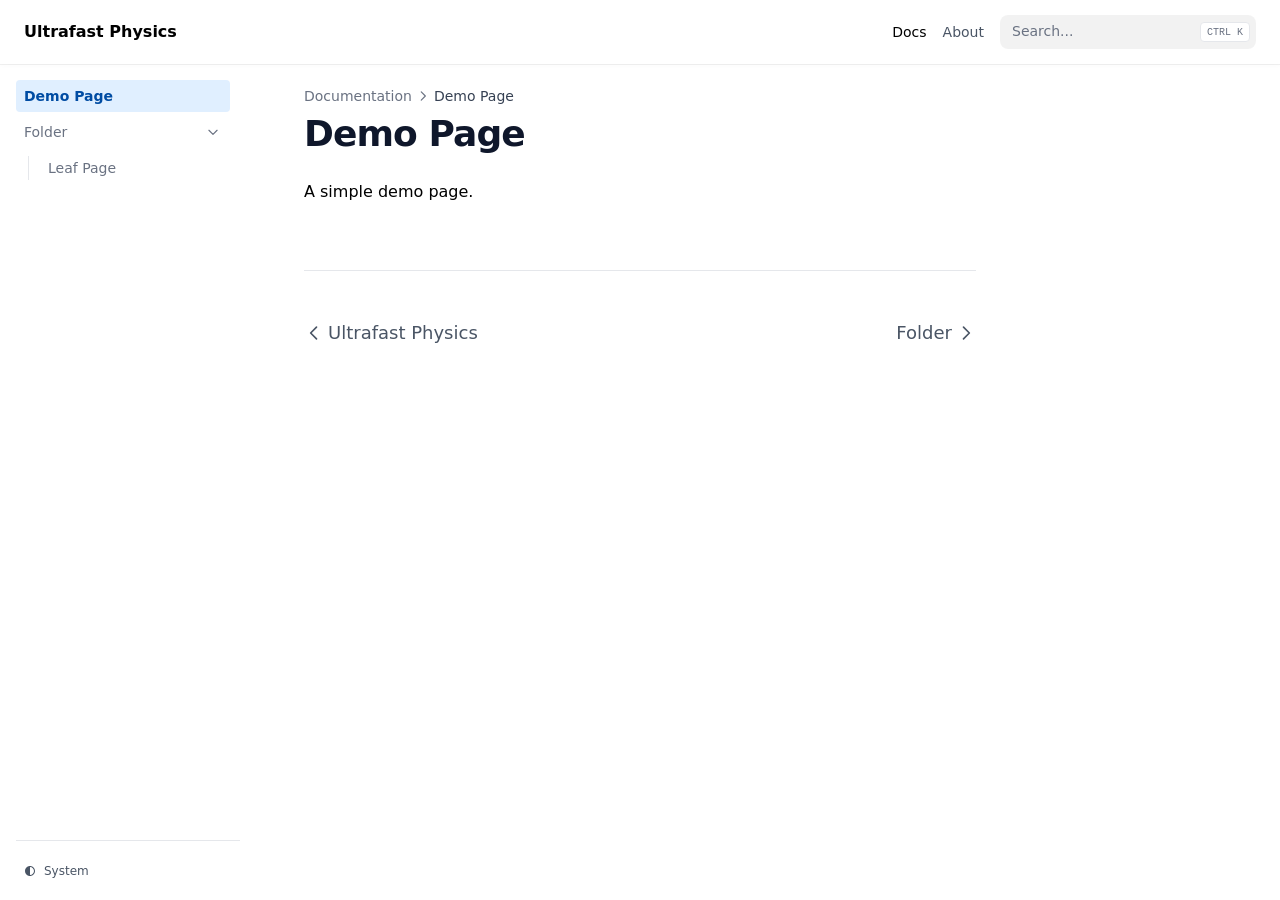
<file: docs/first-page/index.html>
<!DOCTYPE html>
<html lang="en" dir="ltr"><head>
  <meta charset="utf-8" />
  <meta name="viewport" content="width=device-width, initial-scale=1.0" /><meta name="robots" content="index, follow" />
  <link rel="icon shortcut" href="/favicon.ico" sizes="32x32" />
<link rel="icon" href="/favicon.svg" type="image/svg+xml" id="favicon-svg" />
<link rel="icon" href="/favicon-16x16.png" type="image/png" sizes="16x16" />
<link rel="icon" href="/favicon-32x32.png" type="image/png" sizes="32x32" />
<link rel="apple-touch-icon" href="/apple-touch-icon.png" sizes="180x180" />
<link fetchpriority="low" href="/site.webmanifest" rel="manifest" />
<title>Demo Page – Ultrafast Physics</title>
  <meta name="description" content="A simple demo page." /><link rel="canonical" href="https://www.ultrafastphysics.org/docs/first-page/" itemprop="url" />

<meta property="og:title" content="Demo Page">
<meta
  property="og:description"
  content="
    
      A simple demo page.
    
  ">
<meta
  property="og:type"
  content="
    article
  ">
<meta property="og:url" content="https://www.ultrafastphysics.org/docs/first-page/"><meta property="article:section" content="docs">




  <meta itemprop="name" content="Demo Page">
  <meta itemprop="description" content="A simple demo page.">
  <meta itemprop="wordCount" content="4">
  <meta name="twitter:card" content="summary">
  <meta name="twitter:title" content="Demo Page">
  <meta name="twitter:description" content="A simple demo page.">

    <link rel="preload" href="/css/compiled/main.min.1a431501cdeb52323c920e7761f7d9e327b2bee53160196c4bd1d34a3fd9fbc9.css" as="style" integrity="sha256-GkMVAc3rUjI8kg53YffZ4yeyvuUxYBlsS9HTSj/Z&#43;8k=" />
    <link href="/css/compiled/main.min.1a431501cdeb52323c920e7761f7d9e327b2bee53160196c4bd1d34a3fd9fbc9.css" rel="stylesheet" integrity="sha256-GkMVAc3rUjI8kg53YffZ4yeyvuUxYBlsS9HTSj/Z&#43;8k=" />

  






<script src="/js/main-head.min.94da6f95b126542222dab3a6e07ffefe1aaf63ec3ca555e827b58b80e7d3f0b7.js" integrity="sha256-lNpvlbEmVCIi2rOm4H/&#43;/hqvY&#43;w8pVXoJ7WLgOfT8Lc="></script>

  
  
  </head>
<body>
    <a href="#content" class="hx:sr-only hx:focus-visible:not-sr-only hx:focus-visible:fixed hx:focus-visible:z-50 hx:focus-visible:top-2 hx:focus-visible:left-2 hx:focus-visible:bg-primary-500 hx:focus-visible:text-white hx:focus-visible:px-4 hx:focus-visible:py-2 hx:focus-visible:rounded-md hx:focus-visible:text-sm hx:focus-visible:font-medium">Skip to content</a><div class="hextra-nav-container hx:sticky hx:top-0 hx:z-20 hx:w-full hx:bg-transparent hx:print:hidden">
  <div
    class="hextra-nav-container-blur hx:pointer-events-none hx:absolute hx:z-[-1] hx:h-full hx:w-full hx:bg-white hx:dark:bg-dark hx:shadow-[0_2px_4px_rgba(0,0,0,.02),0_1px_0_rgba(0,0,0,.06)] hx:contrast-more:shadow-[0_0_0_1px_#000] hx:dark:shadow-[0_-1px_0_rgba(255,255,255,.1)_inset] hx:contrast-more:dark:shadow-[0_0_0_1px_#fff]"
  ></div>

  <nav class="hextra-max-navbar-width hx:mx-auto hx:flex hx:items-center hx:justify-end hx:gap-2 hx:h-16 hx:px-6">
    <a class="hx:flex hx:items-center hx:hover:opacity-75 hx:ltr:mr-auto hx:rtl:ml-auto" href="/">
    <span class="hx:mr-2 hx:font-extrabold hx:inline hx:select-none">Ultrafast Physics</span>
</a>
<a
  title=""
  href="/docs"
  
  class="hx:text-sm hx:contrast-more:text-gray-700 hx:contrast-more:dark:text-gray-100 hx:relative hx:-ml-2 hx:hidden hx:whitespace-nowrap hx:p-2 hx:md:inline-flex hx:items-center hx:gap-1 hx:font-medium"
><span class="hx:text-center">Docs</span>
</a><a
  title=""
  href="/about"
  
  class="hx:text-sm hx:contrast-more:text-gray-700 hx:contrast-more:dark:text-gray-100 hx:relative hx:-ml-2 hx:hidden hx:whitespace-nowrap hx:p-2 hx:md:inline-flex hx:items-center hx:gap-1 hx:text-gray-600 hx:hover:text-gray-800 hx:dark:text-gray-400 hx:dark:hover:text-gray-200"
><span class="hx:text-center">About</span>
</a><div class="hextra-search-wrapper hx:relative hx:md:w-64">
  <div class="hx:relative hx:flex hx:items-center hx:text-gray-900 hx:contrast-more:text-gray-800 hx:dark:text-gray-300 hx:contrast-more:dark:text-gray-300">
    <input
      placeholder="Search..."
      aria-label="Search..."
      class="hextra-search-input hx:hextra-focus-visible hx:block hx:w-full hx:appearance-none hx:rounded-lg hx:px-3 hx:py-2 hx:transition-colors hx:text-base hx:leading-tight hx:md:text-sm hx:bg-black/[.05] hx:dark:bg-gray-50/10 hx:focus-visible:bg-white hx:dark:focus-visible:bg-dark hx:placeholder:text-gray-500 hx:dark:placeholder:text-gray-400 hx:contrast-more:border hx:contrast-more:border-current"
      type="search"
      autocomplete="off"
      value=""
      spellcheck="false"
    />
    <kbd
      class="hx:absolute hx:my-1.5 hx:select-none hx:ltr:right-1.5 hx:rtl:left-1.5 hx:h-5 hx:rounded-sm hx:bg-white hx:px-1.5 hx:font-mono hx:text-[10px] hx:font-medium hx:text-gray-500 hx:border hx:border-gray-200 hx:dark:border-gray-100/20 hx:dark:bg-dark/50 hx:contrast-more:border-current hx:contrast-more:text-current hx:contrast-more:dark:border-current hx:items-center hx:gap-1 hx:transition-opacity hx:pointer-events-none hx:hidden hx:sm:flex"
    >
      CTRL K
    </kbd>
  </div>

  <div>
    <ul
      class="hextra-search-results hextra-scrollbar hx:hidden hx:border hx:border-gray-200 hx:bg-white hx:text-gray-100 hx:dark:border-neutral-800 hx:dark:bg-neutral-900 hx:absolute hx:top-full hx:z-20 hx:mt-2 hx:overflow-auto hx:overscroll-contain hx:rounded-xl hx:py-2.5 hx:shadow-xl hx:max-h-[min(calc(50vh-11rem-env(safe-area-inset-bottom)),400px)] hx:md:max-h-[min(calc(100vh-5rem-env(safe-area-inset-bottom)),400px)] hx:inset-x-0 hx:ltr:md:left-auto hx:rtl:md:right-auto hx:contrast-more:border hx:contrast-more:border-gray-900 hx:contrast-more:dark:border-gray-50 hx:w-screen hx:min-h-[100px] hx:max-w-[min(calc(100vw-2rem),calc(100%+20rem))]"
      aria-label="Search results"
      style="transition: max-height 0.2s ease 0s;"
    ></ul>
    <div class="hextra-search-status hx:sr-only" aria-live="polite" role="status"></div>
  </div>
</div>
<button type="button" aria-label="Menu" aria-expanded="false" class="hextra-hamburger-menu hx:cursor-pointer hx:-mr-2 hx:rounded-sm hx:p-2 hx:active:bg-gray-400/20 hx:md:hidden hx:hextra-focus-visible-inset"><svg height=24 fill="none" viewBox="0 0 24 24" stroke="currentColor"><g><path stroke-linecap="round" stroke-linejoin="round" stroke-width="2" d="M4 8H20"></path></g><g><path stroke-linecap="round" stroke-linejoin="round" stroke-width="2" d="M4 16H20"></path></g></svg></button>
  </nav>
</div>

  <div class='hx:mx-auto hx:flex hextra-max-page-width'>
    <aside class="hextra-sidebar-container hx:flex hx:flex-col hx:print:hidden hx:md:top-16 hx:md:shrink-0 hx:md:w-64 hx:md:self-start hx:max-md:[transform:translate3d(0,-100%,0)] hx:md:sticky">
    <div class="hx:px-4 hx:pt-4 hx:md:hidden">
      <div class="hextra-search-wrapper hx:relative hx:md:w-64">
  <div class="hx:relative hx:flex hx:items-center hx:text-gray-900 hx:contrast-more:text-gray-800 hx:dark:text-gray-300 hx:contrast-more:dark:text-gray-300">
    <input
      placeholder="Search..."
      aria-label="Search..."
      class="hextra-search-input hx:hextra-focus-visible hx:block hx:w-full hx:appearance-none hx:rounded-lg hx:px-3 hx:py-2 hx:transition-colors hx:text-base hx:leading-tight hx:md:text-sm hx:bg-black/[.05] hx:dark:bg-gray-50/10 hx:focus-visible:bg-white hx:dark:focus-visible:bg-dark hx:placeholder:text-gray-500 hx:dark:placeholder:text-gray-400 hx:contrast-more:border hx:contrast-more:border-current"
      type="search"
      autocomplete="off"
      value=""
      spellcheck="false"
    />
    <kbd
      class="hx:absolute hx:my-1.5 hx:select-none hx:ltr:right-1.5 hx:rtl:left-1.5 hx:h-5 hx:rounded-sm hx:bg-white hx:px-1.5 hx:font-mono hx:text-[10px] hx:font-medium hx:text-gray-500 hx:border hx:border-gray-200 hx:dark:border-gray-100/20 hx:dark:bg-dark/50 hx:contrast-more:border-current hx:contrast-more:text-current hx:contrast-more:dark:border-current hx:items-center hx:gap-1 hx:transition-opacity hx:pointer-events-none hx:hidden hx:sm:flex"
    >
      CTRL K
    </kbd>
  </div>

  <div>
    <ul
      class="hextra-search-results hextra-scrollbar hx:hidden hx:border hx:border-gray-200 hx:bg-white hx:text-gray-100 hx:dark:border-neutral-800 hx:dark:bg-neutral-900 hx:absolute hx:top-full hx:z-20 hx:mt-2 hx:overflow-auto hx:overscroll-contain hx:rounded-xl hx:py-2.5 hx:shadow-xl hx:max-h-[min(calc(50vh-11rem-env(safe-area-inset-bottom)),400px)] hx:md:max-h-[min(calc(100vh-5rem-env(safe-area-inset-bottom)),400px)] hx:inset-x-0 hx:ltr:md:left-auto hx:rtl:md:right-auto hx:contrast-more:border hx:contrast-more:border-gray-900 hx:contrast-more:dark:border-gray-50 hx:w-screen hx:min-h-[100px] hx:max-w-[min(calc(100vw-2rem),calc(100%+20rem))]"
      aria-label="Search results"
      style="transition: max-height 0.2s ease 0s;"
    ></ul>
    <div class="hextra-search-status hx:sr-only" aria-live="polite" role="status"></div>
  </div>
</div>

    </div><div class="hextra-scrollbar hx:overflow-y-auto hx:overflow-x-hidden hx:p-4 hx:grow hx:md:h-[calc(100vh-var(--navbar-height)-var(--menu-height))]">
    <ul class="hx:flex hx:flex-col hx:gap-1 hx:md:hidden">
      
      
              <li class="open"><div class="hextra-sidebar-item hx:group hx:relative hx:flex hx:items-center" data-active="false">
    <a
      class="hx:flex hx:items-center hx:justify-between hx:gap-2 hx:grow hx:cursor-pointer hx:rounded-sm hx:px-2 hx:py-1.5 hx:text-sm hx:transition-colors [-webkit-tap-highlight-color:transparent] [-webkit-touch-callout:none] hx:hextra-focus-visible-inset hx:ltr:pr-8 hx:rtl:pl-8 hx:text-gray-500 hx:hover:bg-gray-100 hx:hover:text-gray-900 hx:contrast-more:border hx:contrast-more:border-transparent hx:contrast-more:text-gray-900 hx:contrast-more:hover:border-gray-900 hx:dark:text-neutral-400 hx:dark:hover:bg-primary-100/5 hx:dark:hover:text-gray-50 hx:contrast-more:dark:text-gray-50 hx:contrast-more:dark:hover:border-gray-50"
      href="/docs/"
      
    >
      <span class="hx:min-w-0 [word-break:break-word]">Docs</span>
    </a>
      <button type="button" class="hextra-sidebar-collapsible-button hx:absolute hx:top-1/2 hx:-translate-y-1/2 hx:ltr:right-2 hx:rtl:left-2 hx:shrink-0 hx:cursor-pointer hx:p-0 hx:text-gray-500 hx:dark:text-neutral-400 hx:group-hover:text-gray-900 hx:dark:group-hover:text-gray-50 hx:group-data-[active=true]:text-primary-800 hx:group-data-[active=true]:dark:text-primary-600 hx:hextra-focus-visible-inset" aria-label="Toggle section" aria-expanded="true"><svg fill="none" viewBox="0 0 24 24" stroke="currentColor" aria-hidden="true" focusable="false" class="hx:h-[18px] hx:min-w-[18px] hx:rounded-xs hx:p-0.5 hx:hover:bg-gray-800/5 hx:dark:hover:bg-gray-100/5"><path stroke-linecap="round" stroke-linejoin="round" stroke-width="2" d="M9 5l7 7-7 7" class="hx:origin-center hx:transition-transform hx:rtl:-rotate-180"></path></svg></button>
  </div><div class="hextra-sidebar-children hx:ltr:pr-0 hx:rtl:pl-0 hx:overflow-hidden">
        <ul class='hx:relative hx:flex hx:flex-col hx:gap-1 hx:before:absolute hx:before:inset-y-1 hx:before:w-px hx:before:bg-gray-200 hx:before:content-[""] hx:ltr:ml-3 hx:ltr:pl-3 hx:ltr:before:left-0 hx:rtl:mr-3 hx:rtl:pr-3 hx:rtl:before:right-0 hx:dark:before:bg-neutral-800'><li class="hx:flex hx:flex-col open"><div class="hextra-sidebar-item hx:group hx:relative hx:flex hx:items-center" data-active="true">
    <a
      class="hx:flex hx:items-center hx:justify-between hx:gap-2 hx:grow hx:cursor-pointer hx:rounded-sm hx:px-2 hx:py-1.5 hx:text-sm hx:transition-colors [-webkit-tap-highlight-color:transparent] [-webkit-touch-callout:none] hx:hextra-focus-visible-inset hextra-sidebar-active-item hx:bg-primary-100 hx:font-semibold hx:text-primary-800 hx:contrast-more:border hx:contrast-more:border-primary-500 hx:dark:bg-primary-400/10 hx:dark:text-primary-600 hx:contrast-more:dark:border-primary-500"
      href="/docs/first-page/"
      
    >
      <span class="hx:min-w-0 [word-break:break-word]">Demo Page</span>
    </a>
  </div>
  
              
            </li><li class="hx:flex hx:flex-col open"><div class="hextra-sidebar-item hx:group hx:relative hx:flex hx:items-center" data-active="false">
    <a
      class="hx:flex hx:items-center hx:justify-between hx:gap-2 hx:grow hx:cursor-pointer hx:rounded-sm hx:px-2 hx:py-1.5 hx:text-sm hx:transition-colors [-webkit-tap-highlight-color:transparent] [-webkit-touch-callout:none] hx:hextra-focus-visible-inset hx:ltr:pr-8 hx:rtl:pl-8 hx:text-gray-500 hx:hover:bg-gray-100 hx:hover:text-gray-900 hx:contrast-more:border hx:contrast-more:border-transparent hx:contrast-more:text-gray-900 hx:contrast-more:hover:border-gray-900 hx:dark:text-neutral-400 hx:dark:hover:bg-primary-100/5 hx:dark:hover:text-gray-50 hx:contrast-more:dark:text-gray-50 hx:contrast-more:dark:hover:border-gray-50"
      href="/docs/folder/"
      
    >
      <span class="hx:min-w-0 [word-break:break-word]">Folder</span>
    </a>
      <button type="button" class="hextra-sidebar-collapsible-button hx:absolute hx:top-1/2 hx:-translate-y-1/2 hx:ltr:right-2 hx:rtl:left-2 hx:shrink-0 hx:cursor-pointer hx:p-0 hx:text-gray-500 hx:dark:text-neutral-400 hx:group-hover:text-gray-900 hx:dark:group-hover:text-gray-50 hx:group-data-[active=true]:text-primary-800 hx:group-data-[active=true]:dark:text-primary-600 hx:hextra-focus-visible-inset" aria-label="Toggle section" aria-expanded="true"><svg fill="none" viewBox="0 0 24 24" stroke="currentColor" aria-hidden="true" focusable="false" class="hx:h-[18px] hx:min-w-[18px] hx:rounded-xs hx:p-0.5 hx:hover:bg-gray-800/5 hx:dark:hover:bg-gray-100/5"><path stroke-linecap="round" stroke-linejoin="round" stroke-width="2" d="M9 5l7 7-7 7" class="hx:origin-center hx:transition-transform hx:rtl:-rotate-180"></path></svg></button>
  </div>
              <div class="hextra-sidebar-children hx:ltr:pr-0 hx:rtl:pl-0 hx:overflow-hidden">
        <ul class='hx:relative hx:flex hx:flex-col hx:gap-1 hx:before:absolute hx:before:inset-y-1 hx:before:w-px hx:before:bg-gray-200 hx:before:content-[""] hx:ltr:ml-3 hx:ltr:pl-3 hx:ltr:before:left-0 hx:rtl:mr-3 hx:rtl:pr-3 hx:rtl:before:right-0 hx:dark:before:bg-neutral-800'><li class="hx:flex hx:flex-col "><div class="hextra-sidebar-item hx:group hx:relative hx:flex hx:items-center" data-active="false">
    <a
      class="hx:flex hx:items-center hx:justify-between hx:gap-2 hx:grow hx:cursor-pointer hx:rounded-sm hx:px-2 hx:py-1.5 hx:text-sm hx:transition-colors [-webkit-tap-highlight-color:transparent] [-webkit-touch-callout:none] hx:hextra-focus-visible-inset hx:text-gray-500 hx:hover:bg-gray-100 hx:hover:text-gray-900 hx:contrast-more:border hx:contrast-more:border-transparent hx:contrast-more:text-gray-900 hx:contrast-more:hover:border-gray-900 hx:dark:text-neutral-400 hx:dark:hover:bg-primary-100/5 hx:dark:hover:text-gray-50 hx:contrast-more:dark:text-gray-50 hx:contrast-more:dark:hover:border-gray-50"
      href="/docs/folder/leaf/"
      
    >
      <span class="hx:min-w-0 [word-break:break-word]">Leaf Page</span>
    </a>
  </div>
              
            </li></ul>
      </div>
            </li></ul>
      </div></li>
              <li class=""><div class="hextra-sidebar-item hx:group hx:relative hx:flex hx:items-center" data-active="false">
    <a
      class="hx:flex hx:items-center hx:justify-between hx:gap-2 hx:grow hx:cursor-pointer hx:rounded-sm hx:px-2 hx:py-1.5 hx:text-sm hx:transition-colors [-webkit-tap-highlight-color:transparent] [-webkit-touch-callout:none] hx:hextra-focus-visible-inset hx:text-gray-500 hx:hover:bg-gray-100 hx:hover:text-gray-900 hx:contrast-more:border hx:contrast-more:border-transparent hx:contrast-more:text-gray-900 hx:contrast-more:hover:border-gray-900 hx:dark:text-neutral-400 hx:dark:hover:bg-primary-100/5 hx:dark:hover:text-gray-50 hx:contrast-more:dark:text-gray-50 hx:contrast-more:dark:hover:border-gray-50"
      href="/about/"
      
    >
      <span class="hx:min-w-0 [word-break:break-word]">About</span>
    </a>
  </div></li>
    </ul>

    <ul class="hx:flex hx:flex-col hx:gap-1 hx:max-md:hidden">
        
            <li class="open"><div class="hextra-sidebar-item hx:group hx:relative hx:flex hx:items-center" data-active="true">
    <a
      class="hx:flex hx:items-center hx:justify-between hx:gap-2 hx:grow hx:cursor-pointer hx:rounded-sm hx:px-2 hx:py-1.5 hx:text-sm hx:transition-colors [-webkit-tap-highlight-color:transparent] [-webkit-touch-callout:none] hx:hextra-focus-visible-inset hextra-sidebar-active-item hx:bg-primary-100 hx:font-semibold hx:text-primary-800 hx:contrast-more:border hx:contrast-more:border-primary-500 hx:dark:bg-primary-400/10 hx:dark:text-primary-600 hx:contrast-more:dark:border-primary-500"
      href="/docs/first-page/"
      
    >
      <span class="hx:min-w-0 [word-break:break-word]">Demo Page</span>
    </a>
  </div></li>
            <li class="open"><div class="hextra-sidebar-item hx:group hx:relative hx:flex hx:items-center" data-active="false">
    <a
      class="hx:flex hx:items-center hx:justify-between hx:gap-2 hx:grow hx:cursor-pointer hx:rounded-sm hx:px-2 hx:py-1.5 hx:text-sm hx:transition-colors [-webkit-tap-highlight-color:transparent] [-webkit-touch-callout:none] hx:hextra-focus-visible-inset hx:ltr:pr-8 hx:rtl:pl-8 hx:text-gray-500 hx:hover:bg-gray-100 hx:hover:text-gray-900 hx:contrast-more:border hx:contrast-more:border-transparent hx:contrast-more:text-gray-900 hx:contrast-more:hover:border-gray-900 hx:dark:text-neutral-400 hx:dark:hover:bg-primary-100/5 hx:dark:hover:text-gray-50 hx:contrast-more:dark:text-gray-50 hx:contrast-more:dark:hover:border-gray-50"
      href="/docs/folder/"
      
    >
      <span class="hx:min-w-0 [word-break:break-word]">Folder</span>
    </a>
      <button type="button" class="hextra-sidebar-collapsible-button hx:absolute hx:top-1/2 hx:-translate-y-1/2 hx:ltr:right-2 hx:rtl:left-2 hx:shrink-0 hx:cursor-pointer hx:p-0 hx:text-gray-500 hx:dark:text-neutral-400 hx:group-hover:text-gray-900 hx:dark:group-hover:text-gray-50 hx:group-data-[active=true]:text-primary-800 hx:group-data-[active=true]:dark:text-primary-600 hx:hextra-focus-visible-inset" aria-label="Toggle section" aria-expanded="true"><svg fill="none" viewBox="0 0 24 24" stroke="currentColor" aria-hidden="true" focusable="false" class="hx:h-[18px] hx:min-w-[18px] hx:rounded-xs hx:p-0.5 hx:hover:bg-gray-800/5 hx:dark:hover:bg-gray-100/5"><path stroke-linecap="round" stroke-linejoin="round" stroke-width="2" d="M9 5l7 7-7 7" class="hx:origin-center hx:transition-transform hx:rtl:-rotate-180"></path></svg></button>
  </div><div class="hextra-sidebar-children hx:ltr:pr-0 hx:rtl:pl-0 hx:overflow-hidden">
        <ul class='hx:relative hx:flex hx:flex-col hx:gap-1 hx:before:absolute hx:before:inset-y-1 hx:before:w-px hx:before:bg-gray-200 hx:before:content-[""] hx:ltr:ml-3 hx:ltr:pl-3 hx:ltr:before:left-0 hx:rtl:mr-3 hx:rtl:pr-3 hx:rtl:before:right-0 hx:dark:before:bg-neutral-800'><li class="hx:flex hx:flex-col "><div class="hextra-sidebar-item hx:group hx:relative hx:flex hx:items-center" data-active="false">
    <a
      class="hx:flex hx:items-center hx:justify-between hx:gap-2 hx:grow hx:cursor-pointer hx:rounded-sm hx:px-2 hx:py-1.5 hx:text-sm hx:transition-colors [-webkit-tap-highlight-color:transparent] [-webkit-touch-callout:none] hx:hextra-focus-visible-inset hx:text-gray-500 hx:hover:bg-gray-100 hx:hover:text-gray-900 hx:contrast-more:border hx:contrast-more:border-transparent hx:contrast-more:text-gray-900 hx:contrast-more:hover:border-gray-900 hx:dark:text-neutral-400 hx:dark:hover:bg-primary-100/5 hx:dark:hover:text-gray-50 hx:contrast-more:dark:text-gray-50 hx:contrast-more:dark:hover:border-gray-50"
      href="/docs/folder/leaf/"
      
    >
      <span class="hx:min-w-0 [word-break:break-word]">Leaf Page</span>
    </a>
  </div>
              
            </li></ul>
      </div></li>
        
      </ul>
    </div>
  
  
    <div class="  hx:sticky hx:bottom-0 hx:max-h-(--menu-height) hx:bg-white hx:dark:bg-dark hx:mx-4 hx:py-4 hx:shadow-[0_-12px_16px_#fff] hx:flex hx:items-center hx:gap-2 hx:border-gray-200 hx:dark:border-neutral-800 hx:dark:shadow-[0_-12px_16px_#111] hx:contrast-more:border-neutral-400 hx:contrast-more:shadow-none hx:contrast-more:dark:shadow-none hx:border-t" data-toggle-animation="show"><div class="hx:flex hx:grow hx:flex-col"><div class="hx:flex hx:justify-items-start hx:group" data-theme="light">
  <button
    title="Change theme"
    data-state="closed"
    data-location="bottom"
    class="hextra-theme-toggle hx:cursor-pointer hx:rounded-md hx:text-left hx:font-medium hx:h-7 hx:px-2 hx:text-xs hx:hover:bg-gray-100 hx:hover:text-gray-900 hx:dark:hover:bg-primary-100/5 hx:dark:hover:text-gray-50 hx:font-medium hx:text-gray-600 hx:transition-colors hx:dark:text-gray-400 hx:grow"
    type="button"
    aria-label="Change theme"
    aria-expanded="false"
    aria-haspopup="menu"
  >
    <div class="hx:flex hx:items-center hx:gap-2 hx:capitalize"><svg height=12 class="hx:group-data-[theme=dark]:hidden hx:group-data-[theme=system]:hidden" xmlns="http://www.w3.org/2000/svg" fill="none" viewBox="0 0 24 24" stroke-width="2" stroke="currentColor" aria-hidden="true"><path stroke-linecap="round" stroke-linejoin="round" d="M12 3v1m0 16v1m9-9h-1M4 12H3m15.364 6.364l-.707-.707M6.343 6.343l-.707-.707m12.728 0l-.707.707M6.343 17.657l-.707.707M16 12a4 4 0 11-8 0 4 4 0 018 0z"/></svg><span class="hx:group-data-[theme=dark]:hidden hx:group-data-[theme=system]:hidden">Light</span><svg height=12 class="hx:group-data-[theme=light]:hidden hx:group-data-[theme=system]:hidden" xmlns="http://www.w3.org/2000/svg" fill="none" viewBox="0 0 24 24" stroke-width="2" stroke="currentColor" aria-hidden="true"><path stroke-linecap="round" stroke-linejoin="round" d="M20.354 15.354A9 9 0 018.646 3.646 9.003 9.003 0 0012 21a9.003 9.003 0 008.354-5.646z"/></svg><span class="hx:group-data-[theme=light]:hidden hx:group-data-[theme=system]:hidden">Dark</span><svg height=12 class="hx:group-data-[theme=dark]:hidden hx:group-data-[theme=light]:hidden" xmlns="http://www.w3.org/2000/svg" viewBox="0 0 24 24"  fill="currentColor">
  <path d="M 11.996094,2 C 6.4986225,2.0192368 2.03125,6.5024993 2.03125,12 c 0,5.497501 4.4673725,9.980763 9.964844,10 H 12 12.0039 c 5.497471,-0.01924 9.964844,-4.502499 9.964844,-10 0,-5.4975007 -4.467373,-9.9807632 -9.964844,-10 H 12 Z M 12,4 c 4.417218,0.017598 7.96875,3.5822356 7.96875,8 0,4.417764 -3.551532,7.982402 -7.96875,8 z" />
</svg>
<span class="hx:group-data-[theme=dark]:hidden hx:group-data-[theme=light]:hidden">System</span></div>
  </button>
  <ul
    class="hextra-theme-toggle-options hx:hidden hx:z-20 hx:max-h-64 hx:overflow-auto hx:rounded-lg hx:border hx:border-gray-200 hx:bg-white hx:p-1 hx:text-sm hx:shadow-lg hx:dark:border-neutral-700 hx:dark:bg-neutral-900"
    style="position: fixed; inset: auto auto 0px 0px; margin: 0px; min-width: 100px;"
    data-theme="light"
    role="menu"
  >
    <li role="none" class="hx:flex hx:flex-col">
      <button
        type="button"
        role="menuitemradio"
        aria-checked="true"
        tabindex="-1"
        data-item="light"
        class="hx:text-gray-700 hx:dark:text-gray-300 hx:hover:bg-gray-100 hx:hover:text-gray-900 hx:dark:hover:bg-neutral-800 hx:dark:hover:text-gray-100 hx:relative hx:cursor-pointer hx:whitespace-nowrap hx:rounded-sm hx:py-1.5 hx:transition-colors hx:ltr:pl-3 hx:ltr:pr-9 hx:rtl:pr-3 hx:rtl:pl-9 hx:text-left hx:w-full hx:bg-transparent hx:border-0"
      >
        Light
         <span class="hx:absolute hx:inset-y-0 hx:flex hx:items-center hx:ltr:right-3 hx:rtl:left-3 hx:group-data-[theme=dark]:hidden hx:group-data-[theme=system]:hidden"><svg height=1em width=1em xmlns="http://www.w3.org/2000/svg" fill="none" viewBox="0 0 24 24" stroke-width="2" stroke="currentColor" aria-hidden="true"><path stroke-linecap="round" stroke-linejoin="round" d="M5 13l4 4L19 7"/></svg></span>
      </button>
    </li>
    <li role="none" class="hx:flex hx:flex-col">
      <button
        type="button"
        role="menuitemradio"
        aria-checked="false"
        tabindex="-1"
        data-item="dark"
        class="hx:text-gray-700 hx:dark:text-gray-300 hx:hover:bg-gray-100 hx:hover:text-gray-900 hx:dark:hover:bg-neutral-800 hx:dark:hover:text-gray-100 hx:relative hx:cursor-pointer hx:whitespace-nowrap hx:rounded-sm hx:py-1.5 hx:transition-colors hx:ltr:pl-3 hx:ltr:pr-9 hx:rtl:pr-3 hx:rtl:pl-9 hx:text-left hx:w-full hx:bg-transparent hx:border-0"
      >
        Dark
         <span class="hx:absolute hx:inset-y-0 hx:flex hx:items-center hx:ltr:right-3 hx:rtl:left-3 hx:group-data-[theme=light]:hidden hx:group-data-[theme=system]:hidden"><svg height=1em width=1em xmlns="http://www.w3.org/2000/svg" fill="none" viewBox="0 0 24 24" stroke-width="2" stroke="currentColor" aria-hidden="true"><path stroke-linecap="round" stroke-linejoin="round" d="M5 13l4 4L19 7"/></svg></span>
      </button>
    </li>
    <li role="none" class="hx:flex hx:flex-col">
      <button
        type="button"
        role="menuitemradio"
        aria-checked="false"
        tabindex="-1"
        data-item="system"
        class="hx:text-gray-700 hx:dark:text-gray-300 hx:hover:bg-gray-100 hx:hover:text-gray-900 hx:dark:hover:bg-neutral-800 hx:dark:hover:text-gray-100 hx:relative hx:cursor-pointer hx:whitespace-nowrap hx:rounded-sm hx:py-1.5 hx:transition-colors hx:ltr:pl-3 hx:ltr:pr-9 hx:rtl:pr-3 hx:rtl:pl-9 hx:text-left hx:w-full hx:bg-transparent hx:border-0"
      >
        System
         <span class="hx:absolute hx:inset-y-0 hx:flex hx:items-center hx:ltr:right-3 hx:rtl:left-3 hx:group-data-[theme=dark]:hidden hx:group-data-[theme=light]:hidden"><svg height=1em width=1em xmlns="http://www.w3.org/2000/svg" fill="none" viewBox="0 0 24 24" stroke-width="2" stroke="currentColor" aria-hidden="true"><path stroke-linecap="round" stroke-linejoin="round" d="M5 13l4 4L19 7"/></svg></span>
      </button>
    </li>
  </ul>
</div>
</div></div></aside>
    
<nav class="hextra-toc hx:order-last hx:hidden hx:w-64 hx:shrink-0 hx:xl:block hx:print:hidden hx:px-4" aria-label="Table of contents">
    <div class="hextra-scrollbar hx:sticky hx:top-16 hx:overflow-y-auto hx:pr-4 hx:pt-6 hx:text-sm [hyphens:auto] hx:max-h-[calc(100vh-var(--navbar-height)-env(safe-area-inset-bottom))] hx:ltr:-mr-4 hx:rtl:-ml-4">
      <div class=" hx:sticky hx:bottom-0 hx:flex hx:flex-col hx:items-start hx:gap-2 hx:pb-8 hx:border-gray-200 hx:dark:border-neutral-800 hx:contrast-more:border-t hx:contrast-more:border-neutral-400 hx:contrast-more:shadow-none hx:contrast-more:dark:border-neutral-400">
        <button id="backToTop" tabindex="-1" onClick="scrollUp();" class="hx:cursor-pointer hx:transition-all hx:duration-75 hx:opacity-0 hx:text-xs hx:font-medium hx:text-gray-500 hx:hover:text-gray-900 hx:dark:text-gray-400 hx:dark:hover:text-gray-100 hx:contrast-more:text-gray-800 hx:contrast-more:dark:text-gray-50">
          <span>Scroll to top</span>
          <svg xmlns="http://www.w3.org/2000/svg" fill="none" viewBox="0 0 24 24" stroke-width="1.5" stroke="currentColor" aria-hidden="true" focusable="false" class="hx:inline hx:ltr:ml-1 hx:rtl:mr-1 hx:h-3.5 hx:w-3.5 hx:rounded-full hx:border hx:border-gray-500 hx:hover:border-gray-900 hx:dark:border-gray-400 hx:dark:hover:border-gray-100 hx:contrast-more:border-gray-800 hx:contrast-more:dark:border-gray-50">
            <path stroke-linecap="round" stroke-linejoin="round" d="M4.5 15.75l7.5-7.5 7.5 7.5" />
          </svg>
        </button>
      </div>
    </div>
  </nav>


    <article class="hx:w-full hx:break-words hx:flex hx:min-h-[calc(100vh-var(--navbar-height))] hx:min-w-0 hx:justify-center hx:pb-8 hx:pr-[calc(env(safe-area-inset-right)-1.5rem)]">
      <main id="content" class="hx:w-full hx:min-w-0 hextra-max-content-width hx:px-6 hx:pt-4 hx:md:px-12">
        <div class="hx:mt-1.5 hx:flex hx:items-center hx:gap-1 hx:overflow-hidden hx:text-sm hx:text-gray-500 hx:dark:text-gray-400 hx:contrast-more:text-current">
        <div class="hx:whitespace-nowrap hx:transition-colors hx:min-w-[24px] hx:overflow-hidden hx:text-ellipsis hx:hover:text-gray-900 hx:dark:hover:text-gray-100">
          <a href="/docs/" class="hx:inline-block hx:rounded-sm hx:hextra-focus-visible-inset">Documentation</a>
        </div><svg class="hx:w-3.5 hx:shrink-0 hx:rtl:-rotate-180" xmlns="http://www.w3.org/2000/svg" fill="none" viewBox="0 0 24 24" stroke-width="2" stroke="currentColor" aria-hidden="true"><path stroke-linecap="round" stroke-linejoin="round" d="M9 5l7 7-7 7"/></svg><div class="hx:whitespace-nowrap hx:transition-colors hx:font-medium hx:text-gray-700 hx:contrast-more:font-bold hx:contrast-more:text-current hx:dark:text-gray-100 hx:contrast-more:dark:text-current">Demo Page</div>
  </div>

        <div class="content">
          
          <div class="hx:flex hx:flex-col hx:sm:flex-row hx:items-start hx:sm:items-center hx:sm:justify-between hx:gap-4 hx:mb-4">
            <h1 class="hx:mb-0">Demo Page</h1>
            
          </div>
          
          <p>A simple demo page.</p>

        </div>
        <div class="hx:mt-16"></div><div class="hx:mb-8 hx:flex hx:items-center hx:border-t hx:pt-8 hx:border-gray-200 hx:dark:border-neutral-800 hx:contrast-more:border-neutral-400 hx:dark:contrast-more:border-neutral-400 hx:print:hidden"><a
        href="/"
        title="Ultrafast Physics"
        class="hx:flex hx:max-w-[50%] hx:items-center hx:gap-1 hx:py-4 hx:text-base hx:font-medium hx:text-gray-600 hx:transition-colors [word-break:break-word] hx:hover:text-primary-600 hx:dark:text-gray-300 hx:md:text-lg hx:ltr:pr-4 hx:rtl:pl-4"
      ><svg class="hx:inline hx:h-5 hx:shrink-0 hx:ltr:rotate-180" xmlns="http://www.w3.org/2000/svg" fill="none" viewBox="0 0 24 24" stroke-width="2" stroke="currentColor" aria-hidden="true"><path stroke-linecap="round" stroke-linejoin="round" d="M9 5l7 7-7 7"/></svg>Ultrafast Physics</a><a
        href="/docs/folder/"
        title="Folder"
        class="hx:flex hx:max-w-[50%] hx:items-center hx:gap-1 hx:py-4 hx:text-base hx:font-medium hx:text-gray-600 hx:transition-colors [word-break:break-word] hx:hover:text-primary-600 hx:dark:text-gray-300 hx:md:text-lg hx:ltr:ml-auto hx:ltr:pl-4 hx:ltr:text-right hx:rtl:mr-auto hx:rtl:pr-4 hx:rtl:text-left"
      >Folder<svg class="hx:inline hx:h-5 hx:shrink-0 hx:rtl:-rotate-180" xmlns="http://www.w3.org/2000/svg" fill="none" viewBox="0 0 24 24" stroke-width="2" stroke="currentColor" aria-hidden="true"><path stroke-linecap="round" stroke-linejoin="round" d="M9 5l7 7-7 7"/></svg></a></div>
      </main>
    </article>
  </div>

      <footer class="hextra-footer hx:bg-gray-100 hx:pb-[env(safe-area-inset-bottom)] hx:dark:bg-neutral-900 hx:print:bg-transparent"><div class="hextra-custom-footer hextra-max-footer-width hx:pl-[max(env(safe-area-inset-left),1.5rem)] hx:pr-[max(env(safe-area-inset-right),1.5rem)] hx:text-gray-600 hx:dark:text-gray-400"></div></footer>
    
    <script defer src="/js/main.min.15eb8e58ef474e8764f1b2119666d41ed10d0c0d647ff5a407a86631cd51f0e2.js" integrity="sha256-FeuOWO9HTodk8bIRlmbUHtENDA1kf/WkB6hmMc1R8OI="></script>
<script defer src="/js/flexsearch.433e941a8a573ebb9931fc16fc75266ab6b93f569ac2fb4f3dc66882e0416f4c.js" integrity="sha256-Qz6UGopXPruZMfwW/HUmara5P1aawvtPPcZoguBBb0w=" crossorigin="anonymous"></script><script defer src="/en.search.min.423a47566acadc2f8b92bbb4ca95334500545268040247c4966cf47d6d0eb1b3.js" integrity="sha256-QjpHVmrK3C&#43;Lkru0ypUzRQBUUmgEAkfElmz0fW0OsbM="></script>
  </body>
</html>
</file>
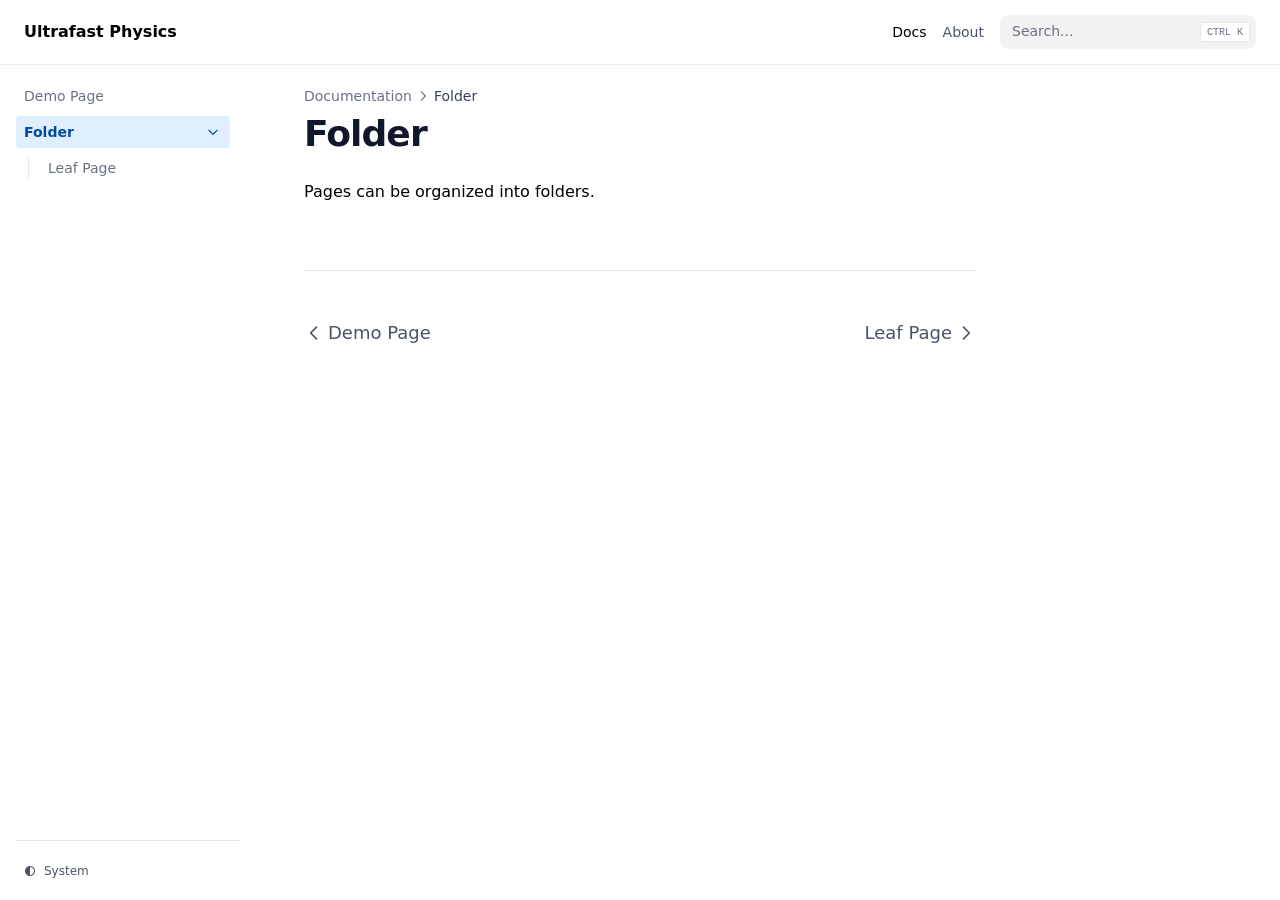
<file: docs/folder/index.html>
<!DOCTYPE html>
<html lang="en" dir="ltr"><head>
  <meta charset="utf-8" />
  <meta name="viewport" content="width=device-width, initial-scale=1.0" /><meta name="robots" content="index, follow" />
  <link rel="icon shortcut" href="/favicon.ico" sizes="32x32" />
<link rel="icon" href="/favicon.svg" type="image/svg+xml" id="favicon-svg" />
<link rel="icon" href="/favicon-16x16.png" type="image/png" sizes="16x16" />
<link rel="icon" href="/favicon-32x32.png" type="image/png" sizes="32x32" />
<link rel="apple-touch-icon" href="/apple-touch-icon.png" sizes="180x180" />
<link fetchpriority="low" href="/site.webmanifest" rel="manifest" />
<title>Folder – Ultrafast Physics</title>
  <meta name="description" content="Pages can be organized into folders." /><link rel="canonical" href="https://www.ultrafastphysics.org/docs/folder/" itemprop="url" />

<meta property="og:title" content="Folder">
<meta
  property="og:description"
  content="
    
      
    
  ">
<meta
  property="og:type"
  content="
    website
  ">
<meta property="og:url" content="https://www.ultrafastphysics.org/docs/folder/">


  <meta itemprop="name" content="Folder">
  <meta itemprop="description" content="Pages can be organized into folders.">
  <meta itemprop="wordCount" content="6">
  <meta name="twitter:card" content="summary">
  <meta name="twitter:title" content="Folder">
  <meta name="twitter:description" content="Pages can be organized into folders.">

    <link rel="preload" href="/css/compiled/main.min.1a431501cdeb52323c920e7761f7d9e327b2bee53160196c4bd1d34a3fd9fbc9.css" as="style" integrity="sha256-GkMVAc3rUjI8kg53YffZ4yeyvuUxYBlsS9HTSj/Z&#43;8k=" />
    <link href="/css/compiled/main.min.1a431501cdeb52323c920e7761f7d9e327b2bee53160196c4bd1d34a3fd9fbc9.css" rel="stylesheet" integrity="sha256-GkMVAc3rUjI8kg53YffZ4yeyvuUxYBlsS9HTSj/Z&#43;8k=" />

  






<script src="/js/main-head.min.94da6f95b126542222dab3a6e07ffefe1aaf63ec3ca555e827b58b80e7d3f0b7.js" integrity="sha256-lNpvlbEmVCIi2rOm4H/&#43;/hqvY&#43;w8pVXoJ7WLgOfT8Lc="></script>

  
  
  </head>
<body>
    <a href="#content" class="hx:sr-only hx:focus-visible:not-sr-only hx:focus-visible:fixed hx:focus-visible:z-50 hx:focus-visible:top-2 hx:focus-visible:left-2 hx:focus-visible:bg-primary-500 hx:focus-visible:text-white hx:focus-visible:px-4 hx:focus-visible:py-2 hx:focus-visible:rounded-md hx:focus-visible:text-sm hx:focus-visible:font-medium">Skip to content</a><div class="hextra-nav-container hx:sticky hx:top-0 hx:z-20 hx:w-full hx:bg-transparent hx:print:hidden">
  <div
    class="hextra-nav-container-blur hx:pointer-events-none hx:absolute hx:z-[-1] hx:h-full hx:w-full hx:bg-white hx:dark:bg-dark hx:shadow-[0_2px_4px_rgba(0,0,0,.02),0_1px_0_rgba(0,0,0,.06)] hx:contrast-more:shadow-[0_0_0_1px_#000] hx:dark:shadow-[0_-1px_0_rgba(255,255,255,.1)_inset] hx:contrast-more:dark:shadow-[0_0_0_1px_#fff]"
  ></div>

  <nav class="hextra-max-navbar-width hx:mx-auto hx:flex hx:items-center hx:justify-end hx:gap-2 hx:h-16 hx:px-6">
    <a class="hx:flex hx:items-center hx:hover:opacity-75 hx:ltr:mr-auto hx:rtl:ml-auto" href="/">
    <span class="hx:mr-2 hx:font-extrabold hx:inline hx:select-none">Ultrafast Physics</span>
</a>
<a
  title=""
  href="/docs"
  
  class="hx:text-sm hx:contrast-more:text-gray-700 hx:contrast-more:dark:text-gray-100 hx:relative hx:-ml-2 hx:hidden hx:whitespace-nowrap hx:p-2 hx:md:inline-flex hx:items-center hx:gap-1 hx:font-medium"
><span class="hx:text-center">Docs</span>
</a><a
  title=""
  href="/about"
  
  class="hx:text-sm hx:contrast-more:text-gray-700 hx:contrast-more:dark:text-gray-100 hx:relative hx:-ml-2 hx:hidden hx:whitespace-nowrap hx:p-2 hx:md:inline-flex hx:items-center hx:gap-1 hx:text-gray-600 hx:hover:text-gray-800 hx:dark:text-gray-400 hx:dark:hover:text-gray-200"
><span class="hx:text-center">About</span>
</a><div class="hextra-search-wrapper hx:relative hx:md:w-64">
  <div class="hx:relative hx:flex hx:items-center hx:text-gray-900 hx:contrast-more:text-gray-800 hx:dark:text-gray-300 hx:contrast-more:dark:text-gray-300">
    <input
      placeholder="Search..."
      aria-label="Search..."
      class="hextra-search-input hx:hextra-focus-visible hx:block hx:w-full hx:appearance-none hx:rounded-lg hx:px-3 hx:py-2 hx:transition-colors hx:text-base hx:leading-tight hx:md:text-sm hx:bg-black/[.05] hx:dark:bg-gray-50/10 hx:focus-visible:bg-white hx:dark:focus-visible:bg-dark hx:placeholder:text-gray-500 hx:dark:placeholder:text-gray-400 hx:contrast-more:border hx:contrast-more:border-current"
      type="search"
      autocomplete="off"
      value=""
      spellcheck="false"
    />
    <kbd
      class="hx:absolute hx:my-1.5 hx:select-none hx:ltr:right-1.5 hx:rtl:left-1.5 hx:h-5 hx:rounded-sm hx:bg-white hx:px-1.5 hx:font-mono hx:text-[10px] hx:font-medium hx:text-gray-500 hx:border hx:border-gray-200 hx:dark:border-gray-100/20 hx:dark:bg-dark/50 hx:contrast-more:border-current hx:contrast-more:text-current hx:contrast-more:dark:border-current hx:items-center hx:gap-1 hx:transition-opacity hx:pointer-events-none hx:hidden hx:sm:flex"
    >
      CTRL K
    </kbd>
  </div>

  <div>
    <ul
      class="hextra-search-results hextra-scrollbar hx:hidden hx:border hx:border-gray-200 hx:bg-white hx:text-gray-100 hx:dark:border-neutral-800 hx:dark:bg-neutral-900 hx:absolute hx:top-full hx:z-20 hx:mt-2 hx:overflow-auto hx:overscroll-contain hx:rounded-xl hx:py-2.5 hx:shadow-xl hx:max-h-[min(calc(50vh-11rem-env(safe-area-inset-bottom)),400px)] hx:md:max-h-[min(calc(100vh-5rem-env(safe-area-inset-bottom)),400px)] hx:inset-x-0 hx:ltr:md:left-auto hx:rtl:md:right-auto hx:contrast-more:border hx:contrast-more:border-gray-900 hx:contrast-more:dark:border-gray-50 hx:w-screen hx:min-h-[100px] hx:max-w-[min(calc(100vw-2rem),calc(100%+20rem))]"
      aria-label="Search results"
      style="transition: max-height 0.2s ease 0s;"
    ></ul>
    <div class="hextra-search-status hx:sr-only" aria-live="polite" role="status"></div>
  </div>
</div>
<button type="button" aria-label="Menu" aria-expanded="false" class="hextra-hamburger-menu hx:cursor-pointer hx:-mr-2 hx:rounded-sm hx:p-2 hx:active:bg-gray-400/20 hx:md:hidden hx:hextra-focus-visible-inset"><svg height=24 fill="none" viewBox="0 0 24 24" stroke="currentColor"><g><path stroke-linecap="round" stroke-linejoin="round" stroke-width="2" d="M4 8H20"></path></g><g><path stroke-linecap="round" stroke-linejoin="round" stroke-width="2" d="M4 16H20"></path></g></svg></button>
  </nav>
</div>

  <div class='hx:mx-auto hx:flex hextra-max-page-width'>
    <aside class="hextra-sidebar-container hx:flex hx:flex-col hx:print:hidden hx:md:top-16 hx:md:shrink-0 hx:md:w-64 hx:md:self-start hx:max-md:[transform:translate3d(0,-100%,0)] hx:md:sticky">
    <div class="hx:px-4 hx:pt-4 hx:md:hidden">
      <div class="hextra-search-wrapper hx:relative hx:md:w-64">
  <div class="hx:relative hx:flex hx:items-center hx:text-gray-900 hx:contrast-more:text-gray-800 hx:dark:text-gray-300 hx:contrast-more:dark:text-gray-300">
    <input
      placeholder="Search..."
      aria-label="Search..."
      class="hextra-search-input hx:hextra-focus-visible hx:block hx:w-full hx:appearance-none hx:rounded-lg hx:px-3 hx:py-2 hx:transition-colors hx:text-base hx:leading-tight hx:md:text-sm hx:bg-black/[.05] hx:dark:bg-gray-50/10 hx:focus-visible:bg-white hx:dark:focus-visible:bg-dark hx:placeholder:text-gray-500 hx:dark:placeholder:text-gray-400 hx:contrast-more:border hx:contrast-more:border-current"
      type="search"
      autocomplete="off"
      value=""
      spellcheck="false"
    />
    <kbd
      class="hx:absolute hx:my-1.5 hx:select-none hx:ltr:right-1.5 hx:rtl:left-1.5 hx:h-5 hx:rounded-sm hx:bg-white hx:px-1.5 hx:font-mono hx:text-[10px] hx:font-medium hx:text-gray-500 hx:border hx:border-gray-200 hx:dark:border-gray-100/20 hx:dark:bg-dark/50 hx:contrast-more:border-current hx:contrast-more:text-current hx:contrast-more:dark:border-current hx:items-center hx:gap-1 hx:transition-opacity hx:pointer-events-none hx:hidden hx:sm:flex"
    >
      CTRL K
    </kbd>
  </div>

  <div>
    <ul
      class="hextra-search-results hextra-scrollbar hx:hidden hx:border hx:border-gray-200 hx:bg-white hx:text-gray-100 hx:dark:border-neutral-800 hx:dark:bg-neutral-900 hx:absolute hx:top-full hx:z-20 hx:mt-2 hx:overflow-auto hx:overscroll-contain hx:rounded-xl hx:py-2.5 hx:shadow-xl hx:max-h-[min(calc(50vh-11rem-env(safe-area-inset-bottom)),400px)] hx:md:max-h-[min(calc(100vh-5rem-env(safe-area-inset-bottom)),400px)] hx:inset-x-0 hx:ltr:md:left-auto hx:rtl:md:right-auto hx:contrast-more:border hx:contrast-more:border-gray-900 hx:contrast-more:dark:border-gray-50 hx:w-screen hx:min-h-[100px] hx:max-w-[min(calc(100vw-2rem),calc(100%+20rem))]"
      aria-label="Search results"
      style="transition: max-height 0.2s ease 0s;"
    ></ul>
    <div class="hextra-search-status hx:sr-only" aria-live="polite" role="status"></div>
  </div>
</div>

    </div><div class="hextra-scrollbar hx:overflow-y-auto hx:overflow-x-hidden hx:p-4 hx:grow hx:md:h-[calc(100vh-var(--navbar-height)-var(--menu-height))]">
    <ul class="hx:flex hx:flex-col hx:gap-1 hx:md:hidden">
      
      
              <li class="open"><div class="hextra-sidebar-item hx:group hx:relative hx:flex hx:items-center" data-active="false">
    <a
      class="hx:flex hx:items-center hx:justify-between hx:gap-2 hx:grow hx:cursor-pointer hx:rounded-sm hx:px-2 hx:py-1.5 hx:text-sm hx:transition-colors [-webkit-tap-highlight-color:transparent] [-webkit-touch-callout:none] hx:hextra-focus-visible-inset hx:ltr:pr-8 hx:rtl:pl-8 hx:text-gray-500 hx:hover:bg-gray-100 hx:hover:text-gray-900 hx:contrast-more:border hx:contrast-more:border-transparent hx:contrast-more:text-gray-900 hx:contrast-more:hover:border-gray-900 hx:dark:text-neutral-400 hx:dark:hover:bg-primary-100/5 hx:dark:hover:text-gray-50 hx:contrast-more:dark:text-gray-50 hx:contrast-more:dark:hover:border-gray-50"
      href="/docs/"
      
    >
      <span class="hx:min-w-0 [word-break:break-word]">Docs</span>
    </a>
      <button type="button" class="hextra-sidebar-collapsible-button hx:absolute hx:top-1/2 hx:-translate-y-1/2 hx:ltr:right-2 hx:rtl:left-2 hx:shrink-0 hx:cursor-pointer hx:p-0 hx:text-gray-500 hx:dark:text-neutral-400 hx:group-hover:text-gray-900 hx:dark:group-hover:text-gray-50 hx:group-data-[active=true]:text-primary-800 hx:group-data-[active=true]:dark:text-primary-600 hx:hextra-focus-visible-inset" aria-label="Toggle section" aria-expanded="true"><svg fill="none" viewBox="0 0 24 24" stroke="currentColor" aria-hidden="true" focusable="false" class="hx:h-[18px] hx:min-w-[18px] hx:rounded-xs hx:p-0.5 hx:hover:bg-gray-800/5 hx:dark:hover:bg-gray-100/5"><path stroke-linecap="round" stroke-linejoin="round" stroke-width="2" d="M9 5l7 7-7 7" class="hx:origin-center hx:transition-transform hx:rtl:-rotate-180"></path></svg></button>
  </div><div class="hextra-sidebar-children hx:ltr:pr-0 hx:rtl:pl-0 hx:overflow-hidden">
        <ul class='hx:relative hx:flex hx:flex-col hx:gap-1 hx:before:absolute hx:before:inset-y-1 hx:before:w-px hx:before:bg-gray-200 hx:before:content-[""] hx:ltr:ml-3 hx:ltr:pl-3 hx:ltr:before:left-0 hx:rtl:mr-3 hx:rtl:pr-3 hx:rtl:before:right-0 hx:dark:before:bg-neutral-800'><li class="hx:flex hx:flex-col "><div class="hextra-sidebar-item hx:group hx:relative hx:flex hx:items-center" data-active="false">
    <a
      class="hx:flex hx:items-center hx:justify-between hx:gap-2 hx:grow hx:cursor-pointer hx:rounded-sm hx:px-2 hx:py-1.5 hx:text-sm hx:transition-colors [-webkit-tap-highlight-color:transparent] [-webkit-touch-callout:none] hx:hextra-focus-visible-inset hx:text-gray-500 hx:hover:bg-gray-100 hx:hover:text-gray-900 hx:contrast-more:border hx:contrast-more:border-transparent hx:contrast-more:text-gray-900 hx:contrast-more:hover:border-gray-900 hx:dark:text-neutral-400 hx:dark:hover:bg-primary-100/5 hx:dark:hover:text-gray-50 hx:contrast-more:dark:text-gray-50 hx:contrast-more:dark:hover:border-gray-50"
      href="/docs/first-page/"
      
    >
      <span class="hx:min-w-0 [word-break:break-word]">Demo Page</span>
    </a>
  </div>
              
            </li><li class="hx:flex hx:flex-col open"><div class="hextra-sidebar-item hx:group hx:relative hx:flex hx:items-center" data-active="true">
    <a
      class="hx:flex hx:items-center hx:justify-between hx:gap-2 hx:grow hx:cursor-pointer hx:rounded-sm hx:px-2 hx:py-1.5 hx:text-sm hx:transition-colors [-webkit-tap-highlight-color:transparent] [-webkit-touch-callout:none] hx:hextra-focus-visible-inset hx:ltr:pr-8 hx:rtl:pl-8 hextra-sidebar-active-item hx:bg-primary-100 hx:font-semibold hx:text-primary-800 hx:contrast-more:border hx:contrast-more:border-primary-500 hx:dark:bg-primary-400/10 hx:dark:text-primary-600 hx:contrast-more:dark:border-primary-500"
      href="/docs/folder/"
      
    >
      <span class="hx:min-w-0 [word-break:break-word]">Folder</span>
    </a>
      <button type="button" class="hextra-sidebar-collapsible-button hx:absolute hx:top-1/2 hx:-translate-y-1/2 hx:ltr:right-2 hx:rtl:left-2 hx:shrink-0 hx:cursor-pointer hx:p-0 hx:text-gray-500 hx:dark:text-neutral-400 hx:group-hover:text-gray-900 hx:dark:group-hover:text-gray-50 hx:group-data-[active=true]:text-primary-800 hx:group-data-[active=true]:dark:text-primary-600 hx:hextra-focus-visible-inset" aria-label="Toggle section" aria-expanded="true"><svg fill="none" viewBox="0 0 24 24" stroke="currentColor" aria-hidden="true" focusable="false" class="hx:h-[18px] hx:min-w-[18px] hx:rounded-xs hx:p-0.5 hx:hover:bg-gray-800/5 hx:dark:hover:bg-gray-100/5"><path stroke-linecap="round" stroke-linejoin="round" stroke-width="2" d="M9 5l7 7-7 7" class="hx:origin-center hx:transition-transform hx:rtl:-rotate-180"></path></svg></button>
  </div>
  
              <div class="hextra-sidebar-children hx:ltr:pr-0 hx:rtl:pl-0 hx:overflow-hidden">
        <ul class='hx:relative hx:flex hx:flex-col hx:gap-1 hx:before:absolute hx:before:inset-y-1 hx:before:w-px hx:before:bg-gray-200 hx:before:content-[""] hx:ltr:ml-3 hx:ltr:pl-3 hx:ltr:before:left-0 hx:rtl:mr-3 hx:rtl:pr-3 hx:rtl:before:right-0 hx:dark:before:bg-neutral-800'><li class="hx:flex hx:flex-col "><div class="hextra-sidebar-item hx:group hx:relative hx:flex hx:items-center" data-active="false">
    <a
      class="hx:flex hx:items-center hx:justify-between hx:gap-2 hx:grow hx:cursor-pointer hx:rounded-sm hx:px-2 hx:py-1.5 hx:text-sm hx:transition-colors [-webkit-tap-highlight-color:transparent] [-webkit-touch-callout:none] hx:hextra-focus-visible-inset hx:text-gray-500 hx:hover:bg-gray-100 hx:hover:text-gray-900 hx:contrast-more:border hx:contrast-more:border-transparent hx:contrast-more:text-gray-900 hx:contrast-more:hover:border-gray-900 hx:dark:text-neutral-400 hx:dark:hover:bg-primary-100/5 hx:dark:hover:text-gray-50 hx:contrast-more:dark:text-gray-50 hx:contrast-more:dark:hover:border-gray-50"
      href="/docs/folder/leaf/"
      
    >
      <span class="hx:min-w-0 [word-break:break-word]">Leaf Page</span>
    </a>
  </div>
              
            </li></ul>
      </div>
            </li></ul>
      </div></li>
              <li class=""><div class="hextra-sidebar-item hx:group hx:relative hx:flex hx:items-center" data-active="false">
    <a
      class="hx:flex hx:items-center hx:justify-between hx:gap-2 hx:grow hx:cursor-pointer hx:rounded-sm hx:px-2 hx:py-1.5 hx:text-sm hx:transition-colors [-webkit-tap-highlight-color:transparent] [-webkit-touch-callout:none] hx:hextra-focus-visible-inset hx:text-gray-500 hx:hover:bg-gray-100 hx:hover:text-gray-900 hx:contrast-more:border hx:contrast-more:border-transparent hx:contrast-more:text-gray-900 hx:contrast-more:hover:border-gray-900 hx:dark:text-neutral-400 hx:dark:hover:bg-primary-100/5 hx:dark:hover:text-gray-50 hx:contrast-more:dark:text-gray-50 hx:contrast-more:dark:hover:border-gray-50"
      href="/about/"
      
    >
      <span class="hx:min-w-0 [word-break:break-word]">About</span>
    </a>
  </div></li>
    </ul>

    <ul class="hx:flex hx:flex-col hx:gap-1 hx:max-md:hidden">
        
            <li class=""><div class="hextra-sidebar-item hx:group hx:relative hx:flex hx:items-center" data-active="false">
    <a
      class="hx:flex hx:items-center hx:justify-between hx:gap-2 hx:grow hx:cursor-pointer hx:rounded-sm hx:px-2 hx:py-1.5 hx:text-sm hx:transition-colors [-webkit-tap-highlight-color:transparent] [-webkit-touch-callout:none] hx:hextra-focus-visible-inset hx:text-gray-500 hx:hover:bg-gray-100 hx:hover:text-gray-900 hx:contrast-more:border hx:contrast-more:border-transparent hx:contrast-more:text-gray-900 hx:contrast-more:hover:border-gray-900 hx:dark:text-neutral-400 hx:dark:hover:bg-primary-100/5 hx:dark:hover:text-gray-50 hx:contrast-more:dark:text-gray-50 hx:contrast-more:dark:hover:border-gray-50"
      href="/docs/first-page/"
      
    >
      <span class="hx:min-w-0 [word-break:break-word]">Demo Page</span>
    </a>
  </div></li>
            <li class="open"><div class="hextra-sidebar-item hx:group hx:relative hx:flex hx:items-center" data-active="true">
    <a
      class="hx:flex hx:items-center hx:justify-between hx:gap-2 hx:grow hx:cursor-pointer hx:rounded-sm hx:px-2 hx:py-1.5 hx:text-sm hx:transition-colors [-webkit-tap-highlight-color:transparent] [-webkit-touch-callout:none] hx:hextra-focus-visible-inset hx:ltr:pr-8 hx:rtl:pl-8 hextra-sidebar-active-item hx:bg-primary-100 hx:font-semibold hx:text-primary-800 hx:contrast-more:border hx:contrast-more:border-primary-500 hx:dark:bg-primary-400/10 hx:dark:text-primary-600 hx:contrast-more:dark:border-primary-500"
      href="/docs/folder/"
      
    >
      <span class="hx:min-w-0 [word-break:break-word]">Folder</span>
    </a>
      <button type="button" class="hextra-sidebar-collapsible-button hx:absolute hx:top-1/2 hx:-translate-y-1/2 hx:ltr:right-2 hx:rtl:left-2 hx:shrink-0 hx:cursor-pointer hx:p-0 hx:text-gray-500 hx:dark:text-neutral-400 hx:group-hover:text-gray-900 hx:dark:group-hover:text-gray-50 hx:group-data-[active=true]:text-primary-800 hx:group-data-[active=true]:dark:text-primary-600 hx:hextra-focus-visible-inset" aria-label="Toggle section" aria-expanded="true"><svg fill="none" viewBox="0 0 24 24" stroke="currentColor" aria-hidden="true" focusable="false" class="hx:h-[18px] hx:min-w-[18px] hx:rounded-xs hx:p-0.5 hx:hover:bg-gray-800/5 hx:dark:hover:bg-gray-100/5"><path stroke-linecap="round" stroke-linejoin="round" stroke-width="2" d="M9 5l7 7-7 7" class="hx:origin-center hx:transition-transform hx:rtl:-rotate-180"></path></svg></button>
  </div><div class="hextra-sidebar-children hx:ltr:pr-0 hx:rtl:pl-0 hx:overflow-hidden">
        <ul class='hx:relative hx:flex hx:flex-col hx:gap-1 hx:before:absolute hx:before:inset-y-1 hx:before:w-px hx:before:bg-gray-200 hx:before:content-[""] hx:ltr:ml-3 hx:ltr:pl-3 hx:ltr:before:left-0 hx:rtl:mr-3 hx:rtl:pr-3 hx:rtl:before:right-0 hx:dark:before:bg-neutral-800'><li class="hx:flex hx:flex-col "><div class="hextra-sidebar-item hx:group hx:relative hx:flex hx:items-center" data-active="false">
    <a
      class="hx:flex hx:items-center hx:justify-between hx:gap-2 hx:grow hx:cursor-pointer hx:rounded-sm hx:px-2 hx:py-1.5 hx:text-sm hx:transition-colors [-webkit-tap-highlight-color:transparent] [-webkit-touch-callout:none] hx:hextra-focus-visible-inset hx:text-gray-500 hx:hover:bg-gray-100 hx:hover:text-gray-900 hx:contrast-more:border hx:contrast-more:border-transparent hx:contrast-more:text-gray-900 hx:contrast-more:hover:border-gray-900 hx:dark:text-neutral-400 hx:dark:hover:bg-primary-100/5 hx:dark:hover:text-gray-50 hx:contrast-more:dark:text-gray-50 hx:contrast-more:dark:hover:border-gray-50"
      href="/docs/folder/leaf/"
      
    >
      <span class="hx:min-w-0 [word-break:break-word]">Leaf Page</span>
    </a>
  </div>
              
            </li></ul>
      </div></li>
        
      </ul>
    </div>
  
  
    <div class="  hx:sticky hx:bottom-0 hx:max-h-(--menu-height) hx:bg-white hx:dark:bg-dark hx:mx-4 hx:py-4 hx:shadow-[0_-12px_16px_#fff] hx:flex hx:items-center hx:gap-2 hx:border-gray-200 hx:dark:border-neutral-800 hx:dark:shadow-[0_-12px_16px_#111] hx:contrast-more:border-neutral-400 hx:contrast-more:shadow-none hx:contrast-more:dark:shadow-none hx:border-t" data-toggle-animation="show"><div class="hx:flex hx:grow hx:flex-col"><div class="hx:flex hx:justify-items-start hx:group" data-theme="light">
  <button
    title="Change theme"
    data-state="closed"
    data-location="bottom"
    class="hextra-theme-toggle hx:cursor-pointer hx:rounded-md hx:text-left hx:font-medium hx:h-7 hx:px-2 hx:text-xs hx:hover:bg-gray-100 hx:hover:text-gray-900 hx:dark:hover:bg-primary-100/5 hx:dark:hover:text-gray-50 hx:font-medium hx:text-gray-600 hx:transition-colors hx:dark:text-gray-400 hx:grow"
    type="button"
    aria-label="Change theme"
    aria-expanded="false"
    aria-haspopup="menu"
  >
    <div class="hx:flex hx:items-center hx:gap-2 hx:capitalize"><svg height=12 class="hx:group-data-[theme=dark]:hidden hx:group-data-[theme=system]:hidden" xmlns="http://www.w3.org/2000/svg" fill="none" viewBox="0 0 24 24" stroke-width="2" stroke="currentColor" aria-hidden="true"><path stroke-linecap="round" stroke-linejoin="round" d="M12 3v1m0 16v1m9-9h-1M4 12H3m15.364 6.364l-.707-.707M6.343 6.343l-.707-.707m12.728 0l-.707.707M6.343 17.657l-.707.707M16 12a4 4 0 11-8 0 4 4 0 018 0z"/></svg><span class="hx:group-data-[theme=dark]:hidden hx:group-data-[theme=system]:hidden">Light</span><svg height=12 class="hx:group-data-[theme=light]:hidden hx:group-data-[theme=system]:hidden" xmlns="http://www.w3.org/2000/svg" fill="none" viewBox="0 0 24 24" stroke-width="2" stroke="currentColor" aria-hidden="true"><path stroke-linecap="round" stroke-linejoin="round" d="M20.354 15.354A9 9 0 018.646 3.646 9.003 9.003 0 0012 21a9.003 9.003 0 008.354-5.646z"/></svg><span class="hx:group-data-[theme=light]:hidden hx:group-data-[theme=system]:hidden">Dark</span><svg height=12 class="hx:group-data-[theme=dark]:hidden hx:group-data-[theme=light]:hidden" xmlns="http://www.w3.org/2000/svg" viewBox="0 0 24 24"  fill="currentColor">
  <path d="M 11.996094,2 C 6.4986225,2.0192368 2.03125,6.5024993 2.03125,12 c 0,5.497501 4.4673725,9.980763 9.964844,10 H 12 12.0039 c 5.497471,-0.01924 9.964844,-4.502499 9.964844,-10 0,-5.4975007 -4.467373,-9.9807632 -9.964844,-10 H 12 Z M 12,4 c 4.417218,0.017598 7.96875,3.5822356 7.96875,8 0,4.417764 -3.551532,7.982402 -7.96875,8 z" />
</svg>
<span class="hx:group-data-[theme=dark]:hidden hx:group-data-[theme=light]:hidden">System</span></div>
  </button>
  <ul
    class="hextra-theme-toggle-options hx:hidden hx:z-20 hx:max-h-64 hx:overflow-auto hx:rounded-lg hx:border hx:border-gray-200 hx:bg-white hx:p-1 hx:text-sm hx:shadow-lg hx:dark:border-neutral-700 hx:dark:bg-neutral-900"
    style="position: fixed; inset: auto auto 0px 0px; margin: 0px; min-width: 100px;"
    data-theme="light"
    role="menu"
  >
    <li role="none" class="hx:flex hx:flex-col">
      <button
        type="button"
        role="menuitemradio"
        aria-checked="true"
        tabindex="-1"
        data-item="light"
        class="hx:text-gray-700 hx:dark:text-gray-300 hx:hover:bg-gray-100 hx:hover:text-gray-900 hx:dark:hover:bg-neutral-800 hx:dark:hover:text-gray-100 hx:relative hx:cursor-pointer hx:whitespace-nowrap hx:rounded-sm hx:py-1.5 hx:transition-colors hx:ltr:pl-3 hx:ltr:pr-9 hx:rtl:pr-3 hx:rtl:pl-9 hx:text-left hx:w-full hx:bg-transparent hx:border-0"
      >
        Light
         <span class="hx:absolute hx:inset-y-0 hx:flex hx:items-center hx:ltr:right-3 hx:rtl:left-3 hx:group-data-[theme=dark]:hidden hx:group-data-[theme=system]:hidden"><svg height=1em width=1em xmlns="http://www.w3.org/2000/svg" fill="none" viewBox="0 0 24 24" stroke-width="2" stroke="currentColor" aria-hidden="true"><path stroke-linecap="round" stroke-linejoin="round" d="M5 13l4 4L19 7"/></svg></span>
      </button>
    </li>
    <li role="none" class="hx:flex hx:flex-col">
      <button
        type="button"
        role="menuitemradio"
        aria-checked="false"
        tabindex="-1"
        data-item="dark"
        class="hx:text-gray-700 hx:dark:text-gray-300 hx:hover:bg-gray-100 hx:hover:text-gray-900 hx:dark:hover:bg-neutral-800 hx:dark:hover:text-gray-100 hx:relative hx:cursor-pointer hx:whitespace-nowrap hx:rounded-sm hx:py-1.5 hx:transition-colors hx:ltr:pl-3 hx:ltr:pr-9 hx:rtl:pr-3 hx:rtl:pl-9 hx:text-left hx:w-full hx:bg-transparent hx:border-0"
      >
        Dark
         <span class="hx:absolute hx:inset-y-0 hx:flex hx:items-center hx:ltr:right-3 hx:rtl:left-3 hx:group-data-[theme=light]:hidden hx:group-data-[theme=system]:hidden"><svg height=1em width=1em xmlns="http://www.w3.org/2000/svg" fill="none" viewBox="0 0 24 24" stroke-width="2" stroke="currentColor" aria-hidden="true"><path stroke-linecap="round" stroke-linejoin="round" d="M5 13l4 4L19 7"/></svg></span>
      </button>
    </li>
    <li role="none" class="hx:flex hx:flex-col">
      <button
        type="button"
        role="menuitemradio"
        aria-checked="false"
        tabindex="-1"
        data-item="system"
        class="hx:text-gray-700 hx:dark:text-gray-300 hx:hover:bg-gray-100 hx:hover:text-gray-900 hx:dark:hover:bg-neutral-800 hx:dark:hover:text-gray-100 hx:relative hx:cursor-pointer hx:whitespace-nowrap hx:rounded-sm hx:py-1.5 hx:transition-colors hx:ltr:pl-3 hx:ltr:pr-9 hx:rtl:pr-3 hx:rtl:pl-9 hx:text-left hx:w-full hx:bg-transparent hx:border-0"
      >
        System
         <span class="hx:absolute hx:inset-y-0 hx:flex hx:items-center hx:ltr:right-3 hx:rtl:left-3 hx:group-data-[theme=dark]:hidden hx:group-data-[theme=light]:hidden"><svg height=1em width=1em xmlns="http://www.w3.org/2000/svg" fill="none" viewBox="0 0 24 24" stroke-width="2" stroke="currentColor" aria-hidden="true"><path stroke-linecap="round" stroke-linejoin="round" d="M5 13l4 4L19 7"/></svg></span>
      </button>
    </li>
  </ul>
</div>
</div></div></aside>
    
<nav class="hextra-toc hx:order-last hx:hidden hx:w-64 hx:shrink-0 hx:xl:block hx:print:hidden hx:px-4" aria-label="Table of contents">
    <div class="hextra-scrollbar hx:sticky hx:top-16 hx:overflow-y-auto hx:pr-4 hx:pt-6 hx:text-sm [hyphens:auto] hx:max-h-[calc(100vh-var(--navbar-height)-env(safe-area-inset-bottom))] hx:ltr:-mr-4 hx:rtl:-ml-4">
      <div class=" hx:sticky hx:bottom-0 hx:flex hx:flex-col hx:items-start hx:gap-2 hx:pb-8 hx:border-gray-200 hx:dark:border-neutral-800 hx:contrast-more:border-t hx:contrast-more:border-neutral-400 hx:contrast-more:shadow-none hx:contrast-more:dark:border-neutral-400">
        <button id="backToTop" tabindex="-1" onClick="scrollUp();" class="hx:cursor-pointer hx:transition-all hx:duration-75 hx:opacity-0 hx:text-xs hx:font-medium hx:text-gray-500 hx:hover:text-gray-900 hx:dark:text-gray-400 hx:dark:hover:text-gray-100 hx:contrast-more:text-gray-800 hx:contrast-more:dark:text-gray-50">
          <span>Scroll to top</span>
          <svg xmlns="http://www.w3.org/2000/svg" fill="none" viewBox="0 0 24 24" stroke-width="1.5" stroke="currentColor" aria-hidden="true" focusable="false" class="hx:inline hx:ltr:ml-1 hx:rtl:mr-1 hx:h-3.5 hx:w-3.5 hx:rounded-full hx:border hx:border-gray-500 hx:hover:border-gray-900 hx:dark:border-gray-400 hx:dark:hover:border-gray-100 hx:contrast-more:border-gray-800 hx:contrast-more:dark:border-gray-50">
            <path stroke-linecap="round" stroke-linejoin="round" d="M4.5 15.75l7.5-7.5 7.5 7.5" />
          </svg>
        </button>
      </div>
    </div>
  </nav>


    <article class="hx:w-full hx:break-words hx:flex hx:min-h-[calc(100vh-var(--navbar-height))] hx:min-w-0 hx:justify-center hx:pb-8 hx:pr-[calc(env(safe-area-inset-right)-1.5rem)]">
      <main id="content" class="hx:w-full hx:min-w-0 hextra-max-content-width hx:px-6 hx:pt-4 hx:md:px-12">
        <div class="hx:mt-1.5 hx:flex hx:items-center hx:gap-1 hx:overflow-hidden hx:text-sm hx:text-gray-500 hx:dark:text-gray-400 hx:contrast-more:text-current">
        <div class="hx:whitespace-nowrap hx:transition-colors hx:min-w-[24px] hx:overflow-hidden hx:text-ellipsis hx:hover:text-gray-900 hx:dark:hover:text-gray-100">
          <a href="/docs/" class="hx:inline-block hx:rounded-sm hx:hextra-focus-visible-inset">Documentation</a>
        </div><svg class="hx:w-3.5 hx:shrink-0 hx:rtl:-rotate-180" xmlns="http://www.w3.org/2000/svg" fill="none" viewBox="0 0 24 24" stroke-width="2" stroke="currentColor" aria-hidden="true"><path stroke-linecap="round" stroke-linejoin="round" d="M9 5l7 7-7 7"/></svg><div class="hx:whitespace-nowrap hx:transition-colors hx:font-medium hx:text-gray-700 hx:contrast-more:font-bold hx:contrast-more:text-current hx:dark:text-gray-100 hx:contrast-more:dark:text-current">Folder</div>
  </div>

        <div class="content">
          
          <div class="hx:flex hx:flex-col hx:sm:flex-row hx:items-start hx:sm:items-center hx:sm:justify-between hx:gap-4 hx:mb-4">
            <h1 class="hx:mb-0">Folder</h1>
            
          </div>
          
          <p>Pages can be organized into folders.</p>

        </div>
        <div class="hx:mt-16"></div><div class="hx:mb-8 hx:flex hx:items-center hx:border-t hx:pt-8 hx:border-gray-200 hx:dark:border-neutral-800 hx:contrast-more:border-neutral-400 hx:dark:contrast-more:border-neutral-400 hx:print:hidden"><a
        href="/docs/first-page/"
        title="Demo Page"
        class="hx:flex hx:max-w-[50%] hx:items-center hx:gap-1 hx:py-4 hx:text-base hx:font-medium hx:text-gray-600 hx:transition-colors [word-break:break-word] hx:hover:text-primary-600 hx:dark:text-gray-300 hx:md:text-lg hx:ltr:pr-4 hx:rtl:pl-4"
      ><svg class="hx:inline hx:h-5 hx:shrink-0 hx:ltr:rotate-180" xmlns="http://www.w3.org/2000/svg" fill="none" viewBox="0 0 24 24" stroke-width="2" stroke="currentColor" aria-hidden="true"><path stroke-linecap="round" stroke-linejoin="round" d="M9 5l7 7-7 7"/></svg>Demo Page</a><a
        href="/docs/folder/leaf/"
        title="Leaf Page"
        class="hx:flex hx:max-w-[50%] hx:items-center hx:gap-1 hx:py-4 hx:text-base hx:font-medium hx:text-gray-600 hx:transition-colors [word-break:break-word] hx:hover:text-primary-600 hx:dark:text-gray-300 hx:md:text-lg hx:ltr:ml-auto hx:ltr:pl-4 hx:ltr:text-right hx:rtl:mr-auto hx:rtl:pr-4 hx:rtl:text-left"
      >Leaf Page<svg class="hx:inline hx:h-5 hx:shrink-0 hx:rtl:-rotate-180" xmlns="http://www.w3.org/2000/svg" fill="none" viewBox="0 0 24 24" stroke-width="2" stroke="currentColor" aria-hidden="true"><path stroke-linecap="round" stroke-linejoin="round" d="M9 5l7 7-7 7"/></svg></a></div>
      </main>
    </article>
  </div>

      <footer class="hextra-footer hx:bg-gray-100 hx:pb-[env(safe-area-inset-bottom)] hx:dark:bg-neutral-900 hx:print:bg-transparent"><div class="hextra-custom-footer hextra-max-footer-width hx:pl-[max(env(safe-area-inset-left),1.5rem)] hx:pr-[max(env(safe-area-inset-right),1.5rem)] hx:text-gray-600 hx:dark:text-gray-400"></div></footer>
    
    <script defer src="/js/main.min.15eb8e58ef474e8764f1b2119666d41ed10d0c0d647ff5a407a86631cd51f0e2.js" integrity="sha256-FeuOWO9HTodk8bIRlmbUHtENDA1kf/WkB6hmMc1R8OI="></script>
<script defer src="/js/flexsearch.433e941a8a573ebb9931fc16fc75266ab6b93f569ac2fb4f3dc66882e0416f4c.js" integrity="sha256-Qz6UGopXPruZMfwW/HUmara5P1aawvtPPcZoguBBb0w=" crossorigin="anonymous"></script><script defer src="/en.search.min.423a47566acadc2f8b92bbb4ca95334500545268040247c4966cf47d6d0eb1b3.js" integrity="sha256-QjpHVmrK3C&#43;Lkru0ypUzRQBUUmgEAkfElmz0fW0OsbM="></script>
  </body>
</html>
</file>
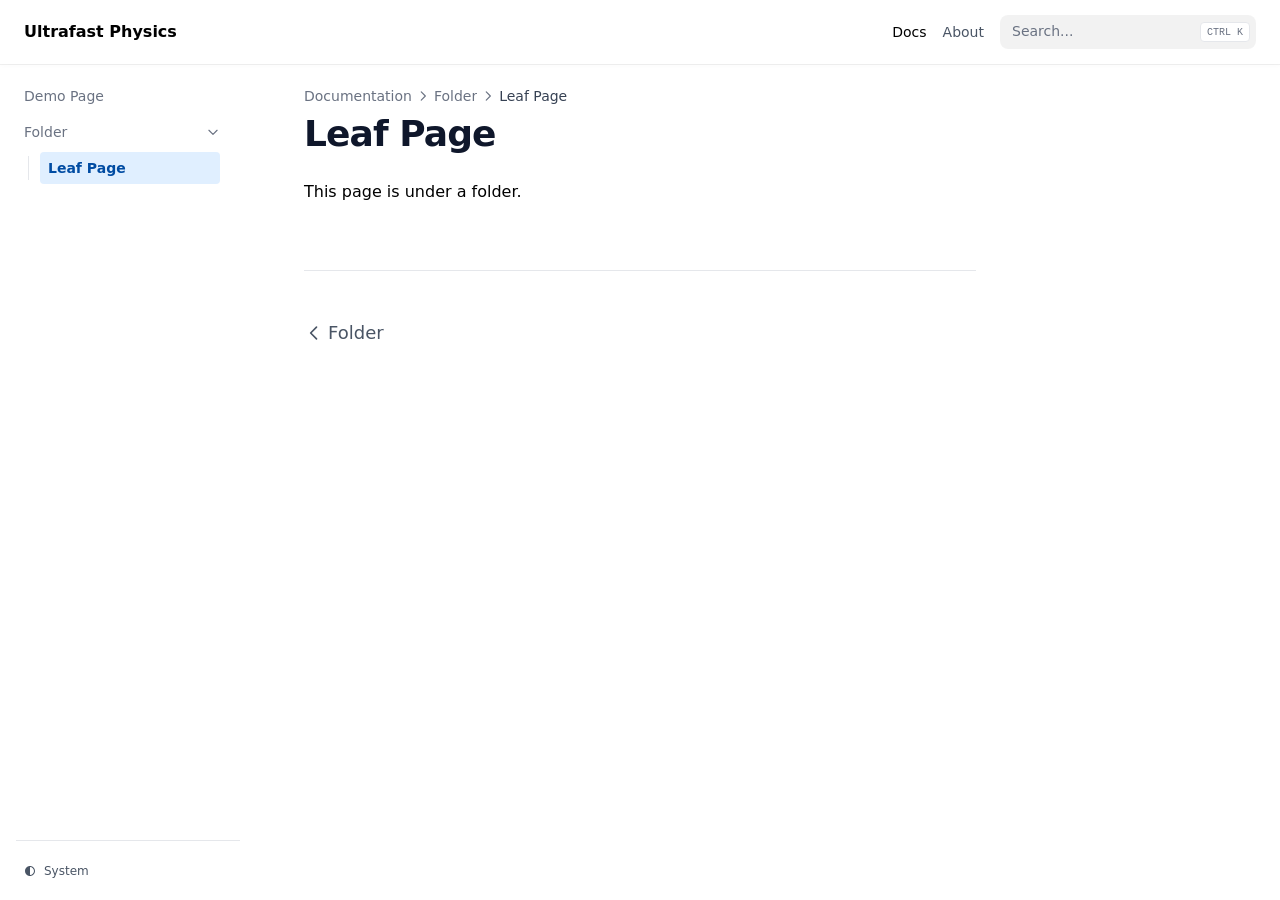
<file: docs/folder/leaf/index.html>
<!DOCTYPE html>
<html lang="en" dir="ltr"><head>
  <meta charset="utf-8" />
  <meta name="viewport" content="width=device-width, initial-scale=1.0" /><meta name="robots" content="index, follow" />
  <link rel="icon shortcut" href="/favicon.ico" sizes="32x32" />
<link rel="icon" href="/favicon.svg" type="image/svg+xml" id="favicon-svg" />
<link rel="icon" href="/favicon-16x16.png" type="image/png" sizes="16x16" />
<link rel="icon" href="/favicon-32x32.png" type="image/png" sizes="32x32" />
<link rel="apple-touch-icon" href="/apple-touch-icon.png" sizes="180x180" />
<link fetchpriority="low" href="/site.webmanifest" rel="manifest" />
<title>Leaf Page – Ultrafast Physics</title>
  <meta name="description" content="This page is under a folder." /><link rel="canonical" href="https://www.ultrafastphysics.org/docs/folder/leaf/" itemprop="url" />

<meta property="og:title" content="Leaf Page">
<meta
  property="og:description"
  content="
    
      This page is under a folder.
    
  ">
<meta
  property="og:type"
  content="
    article
  ">
<meta property="og:url" content="https://www.ultrafastphysics.org/docs/folder/leaf/"><meta property="article:section" content="docs">




  <meta itemprop="name" content="Leaf Page">
  <meta itemprop="description" content="This page is under a folder.">
  <meta itemprop="wordCount" content="6">
  <meta name="twitter:card" content="summary">
  <meta name="twitter:title" content="Leaf Page">
  <meta name="twitter:description" content="This page is under a folder.">

    <link rel="preload" href="/css/compiled/main.min.1a431501cdeb52323c920e7761f7d9e327b2bee53160196c4bd1d34a3fd9fbc9.css" as="style" integrity="sha256-GkMVAc3rUjI8kg53YffZ4yeyvuUxYBlsS9HTSj/Z&#43;8k=" />
    <link href="/css/compiled/main.min.1a431501cdeb52323c920e7761f7d9e327b2bee53160196c4bd1d34a3fd9fbc9.css" rel="stylesheet" integrity="sha256-GkMVAc3rUjI8kg53YffZ4yeyvuUxYBlsS9HTSj/Z&#43;8k=" />

  






<script src="/js/main-head.min.94da6f95b126542222dab3a6e07ffefe1aaf63ec3ca555e827b58b80e7d3f0b7.js" integrity="sha256-lNpvlbEmVCIi2rOm4H/&#43;/hqvY&#43;w8pVXoJ7WLgOfT8Lc="></script>

  
  
  </head>
<body>
    <a href="#content" class="hx:sr-only hx:focus-visible:not-sr-only hx:focus-visible:fixed hx:focus-visible:z-50 hx:focus-visible:top-2 hx:focus-visible:left-2 hx:focus-visible:bg-primary-500 hx:focus-visible:text-white hx:focus-visible:px-4 hx:focus-visible:py-2 hx:focus-visible:rounded-md hx:focus-visible:text-sm hx:focus-visible:font-medium">Skip to content</a><div class="hextra-nav-container hx:sticky hx:top-0 hx:z-20 hx:w-full hx:bg-transparent hx:print:hidden">
  <div
    class="hextra-nav-container-blur hx:pointer-events-none hx:absolute hx:z-[-1] hx:h-full hx:w-full hx:bg-white hx:dark:bg-dark hx:shadow-[0_2px_4px_rgba(0,0,0,.02),0_1px_0_rgba(0,0,0,.06)] hx:contrast-more:shadow-[0_0_0_1px_#000] hx:dark:shadow-[0_-1px_0_rgba(255,255,255,.1)_inset] hx:contrast-more:dark:shadow-[0_0_0_1px_#fff]"
  ></div>

  <nav class="hextra-max-navbar-width hx:mx-auto hx:flex hx:items-center hx:justify-end hx:gap-2 hx:h-16 hx:px-6">
    <a class="hx:flex hx:items-center hx:hover:opacity-75 hx:ltr:mr-auto hx:rtl:ml-auto" href="/">
    <span class="hx:mr-2 hx:font-extrabold hx:inline hx:select-none">Ultrafast Physics</span>
</a>
<a
  title=""
  href="/docs"
  
  class="hx:text-sm hx:contrast-more:text-gray-700 hx:contrast-more:dark:text-gray-100 hx:relative hx:-ml-2 hx:hidden hx:whitespace-nowrap hx:p-2 hx:md:inline-flex hx:items-center hx:gap-1 hx:font-medium"
><span class="hx:text-center">Docs</span>
</a><a
  title=""
  href="/about"
  
  class="hx:text-sm hx:contrast-more:text-gray-700 hx:contrast-more:dark:text-gray-100 hx:relative hx:-ml-2 hx:hidden hx:whitespace-nowrap hx:p-2 hx:md:inline-flex hx:items-center hx:gap-1 hx:text-gray-600 hx:hover:text-gray-800 hx:dark:text-gray-400 hx:dark:hover:text-gray-200"
><span class="hx:text-center">About</span>
</a><div class="hextra-search-wrapper hx:relative hx:md:w-64">
  <div class="hx:relative hx:flex hx:items-center hx:text-gray-900 hx:contrast-more:text-gray-800 hx:dark:text-gray-300 hx:contrast-more:dark:text-gray-300">
    <input
      placeholder="Search..."
      aria-label="Search..."
      class="hextra-search-input hx:hextra-focus-visible hx:block hx:w-full hx:appearance-none hx:rounded-lg hx:px-3 hx:py-2 hx:transition-colors hx:text-base hx:leading-tight hx:md:text-sm hx:bg-black/[.05] hx:dark:bg-gray-50/10 hx:focus-visible:bg-white hx:dark:focus-visible:bg-dark hx:placeholder:text-gray-500 hx:dark:placeholder:text-gray-400 hx:contrast-more:border hx:contrast-more:border-current"
      type="search"
      autocomplete="off"
      value=""
      spellcheck="false"
    />
    <kbd
      class="hx:absolute hx:my-1.5 hx:select-none hx:ltr:right-1.5 hx:rtl:left-1.5 hx:h-5 hx:rounded-sm hx:bg-white hx:px-1.5 hx:font-mono hx:text-[10px] hx:font-medium hx:text-gray-500 hx:border hx:border-gray-200 hx:dark:border-gray-100/20 hx:dark:bg-dark/50 hx:contrast-more:border-current hx:contrast-more:text-current hx:contrast-more:dark:border-current hx:items-center hx:gap-1 hx:transition-opacity hx:pointer-events-none hx:hidden hx:sm:flex"
    >
      CTRL K
    </kbd>
  </div>

  <div>
    <ul
      class="hextra-search-results hextra-scrollbar hx:hidden hx:border hx:border-gray-200 hx:bg-white hx:text-gray-100 hx:dark:border-neutral-800 hx:dark:bg-neutral-900 hx:absolute hx:top-full hx:z-20 hx:mt-2 hx:overflow-auto hx:overscroll-contain hx:rounded-xl hx:py-2.5 hx:shadow-xl hx:max-h-[min(calc(50vh-11rem-env(safe-area-inset-bottom)),400px)] hx:md:max-h-[min(calc(100vh-5rem-env(safe-area-inset-bottom)),400px)] hx:inset-x-0 hx:ltr:md:left-auto hx:rtl:md:right-auto hx:contrast-more:border hx:contrast-more:border-gray-900 hx:contrast-more:dark:border-gray-50 hx:w-screen hx:min-h-[100px] hx:max-w-[min(calc(100vw-2rem),calc(100%+20rem))]"
      aria-label="Search results"
      style="transition: max-height 0.2s ease 0s;"
    ></ul>
    <div class="hextra-search-status hx:sr-only" aria-live="polite" role="status"></div>
  </div>
</div>
<button type="button" aria-label="Menu" aria-expanded="false" class="hextra-hamburger-menu hx:cursor-pointer hx:-mr-2 hx:rounded-sm hx:p-2 hx:active:bg-gray-400/20 hx:md:hidden hx:hextra-focus-visible-inset"><svg height=24 fill="none" viewBox="0 0 24 24" stroke="currentColor"><g><path stroke-linecap="round" stroke-linejoin="round" stroke-width="2" d="M4 8H20"></path></g><g><path stroke-linecap="round" stroke-linejoin="round" stroke-width="2" d="M4 16H20"></path></g></svg></button>
  </nav>
</div>

  <div class='hx:mx-auto hx:flex hextra-max-page-width'>
    <aside class="hextra-sidebar-container hx:flex hx:flex-col hx:print:hidden hx:md:top-16 hx:md:shrink-0 hx:md:w-64 hx:md:self-start hx:max-md:[transform:translate3d(0,-100%,0)] hx:md:sticky">
    <div class="hx:px-4 hx:pt-4 hx:md:hidden">
      <div class="hextra-search-wrapper hx:relative hx:md:w-64">
  <div class="hx:relative hx:flex hx:items-center hx:text-gray-900 hx:contrast-more:text-gray-800 hx:dark:text-gray-300 hx:contrast-more:dark:text-gray-300">
    <input
      placeholder="Search..."
      aria-label="Search..."
      class="hextra-search-input hx:hextra-focus-visible hx:block hx:w-full hx:appearance-none hx:rounded-lg hx:px-3 hx:py-2 hx:transition-colors hx:text-base hx:leading-tight hx:md:text-sm hx:bg-black/[.05] hx:dark:bg-gray-50/10 hx:focus-visible:bg-white hx:dark:focus-visible:bg-dark hx:placeholder:text-gray-500 hx:dark:placeholder:text-gray-400 hx:contrast-more:border hx:contrast-more:border-current"
      type="search"
      autocomplete="off"
      value=""
      spellcheck="false"
    />
    <kbd
      class="hx:absolute hx:my-1.5 hx:select-none hx:ltr:right-1.5 hx:rtl:left-1.5 hx:h-5 hx:rounded-sm hx:bg-white hx:px-1.5 hx:font-mono hx:text-[10px] hx:font-medium hx:text-gray-500 hx:border hx:border-gray-200 hx:dark:border-gray-100/20 hx:dark:bg-dark/50 hx:contrast-more:border-current hx:contrast-more:text-current hx:contrast-more:dark:border-current hx:items-center hx:gap-1 hx:transition-opacity hx:pointer-events-none hx:hidden hx:sm:flex"
    >
      CTRL K
    </kbd>
  </div>

  <div>
    <ul
      class="hextra-search-results hextra-scrollbar hx:hidden hx:border hx:border-gray-200 hx:bg-white hx:text-gray-100 hx:dark:border-neutral-800 hx:dark:bg-neutral-900 hx:absolute hx:top-full hx:z-20 hx:mt-2 hx:overflow-auto hx:overscroll-contain hx:rounded-xl hx:py-2.5 hx:shadow-xl hx:max-h-[min(calc(50vh-11rem-env(safe-area-inset-bottom)),400px)] hx:md:max-h-[min(calc(100vh-5rem-env(safe-area-inset-bottom)),400px)] hx:inset-x-0 hx:ltr:md:left-auto hx:rtl:md:right-auto hx:contrast-more:border hx:contrast-more:border-gray-900 hx:contrast-more:dark:border-gray-50 hx:w-screen hx:min-h-[100px] hx:max-w-[min(calc(100vw-2rem),calc(100%+20rem))]"
      aria-label="Search results"
      style="transition: max-height 0.2s ease 0s;"
    ></ul>
    <div class="hextra-search-status hx:sr-only" aria-live="polite" role="status"></div>
  </div>
</div>

    </div><div class="hextra-scrollbar hx:overflow-y-auto hx:overflow-x-hidden hx:p-4 hx:grow hx:md:h-[calc(100vh-var(--navbar-height)-var(--menu-height))]">
    <ul class="hx:flex hx:flex-col hx:gap-1 hx:md:hidden">
      
      
              <li class="open"><div class="hextra-sidebar-item hx:group hx:relative hx:flex hx:items-center" data-active="false">
    <a
      class="hx:flex hx:items-center hx:justify-between hx:gap-2 hx:grow hx:cursor-pointer hx:rounded-sm hx:px-2 hx:py-1.5 hx:text-sm hx:transition-colors [-webkit-tap-highlight-color:transparent] [-webkit-touch-callout:none] hx:hextra-focus-visible-inset hx:ltr:pr-8 hx:rtl:pl-8 hx:text-gray-500 hx:hover:bg-gray-100 hx:hover:text-gray-900 hx:contrast-more:border hx:contrast-more:border-transparent hx:contrast-more:text-gray-900 hx:contrast-more:hover:border-gray-900 hx:dark:text-neutral-400 hx:dark:hover:bg-primary-100/5 hx:dark:hover:text-gray-50 hx:contrast-more:dark:text-gray-50 hx:contrast-more:dark:hover:border-gray-50"
      href="/docs/"
      
    >
      <span class="hx:min-w-0 [word-break:break-word]">Docs</span>
    </a>
      <button type="button" class="hextra-sidebar-collapsible-button hx:absolute hx:top-1/2 hx:-translate-y-1/2 hx:ltr:right-2 hx:rtl:left-2 hx:shrink-0 hx:cursor-pointer hx:p-0 hx:text-gray-500 hx:dark:text-neutral-400 hx:group-hover:text-gray-900 hx:dark:group-hover:text-gray-50 hx:group-data-[active=true]:text-primary-800 hx:group-data-[active=true]:dark:text-primary-600 hx:hextra-focus-visible-inset" aria-label="Toggle section" aria-expanded="true"><svg fill="none" viewBox="0 0 24 24" stroke="currentColor" aria-hidden="true" focusable="false" class="hx:h-[18px] hx:min-w-[18px] hx:rounded-xs hx:p-0.5 hx:hover:bg-gray-800/5 hx:dark:hover:bg-gray-100/5"><path stroke-linecap="round" stroke-linejoin="round" stroke-width="2" d="M9 5l7 7-7 7" class="hx:origin-center hx:transition-transform hx:rtl:-rotate-180"></path></svg></button>
  </div><div class="hextra-sidebar-children hx:ltr:pr-0 hx:rtl:pl-0 hx:overflow-hidden">
        <ul class='hx:relative hx:flex hx:flex-col hx:gap-1 hx:before:absolute hx:before:inset-y-1 hx:before:w-px hx:before:bg-gray-200 hx:before:content-[""] hx:ltr:ml-3 hx:ltr:pl-3 hx:ltr:before:left-0 hx:rtl:mr-3 hx:rtl:pr-3 hx:rtl:before:right-0 hx:dark:before:bg-neutral-800'><li class="hx:flex hx:flex-col "><div class="hextra-sidebar-item hx:group hx:relative hx:flex hx:items-center" data-active="false">
    <a
      class="hx:flex hx:items-center hx:justify-between hx:gap-2 hx:grow hx:cursor-pointer hx:rounded-sm hx:px-2 hx:py-1.5 hx:text-sm hx:transition-colors [-webkit-tap-highlight-color:transparent] [-webkit-touch-callout:none] hx:hextra-focus-visible-inset hx:text-gray-500 hx:hover:bg-gray-100 hx:hover:text-gray-900 hx:contrast-more:border hx:contrast-more:border-transparent hx:contrast-more:text-gray-900 hx:contrast-more:hover:border-gray-900 hx:dark:text-neutral-400 hx:dark:hover:bg-primary-100/5 hx:dark:hover:text-gray-50 hx:contrast-more:dark:text-gray-50 hx:contrast-more:dark:hover:border-gray-50"
      href="/docs/first-page/"
      
    >
      <span class="hx:min-w-0 [word-break:break-word]">Demo Page</span>
    </a>
  </div>
              
            </li><li class="hx:flex hx:flex-col open"><div class="hextra-sidebar-item hx:group hx:relative hx:flex hx:items-center" data-active="false">
    <a
      class="hx:flex hx:items-center hx:justify-between hx:gap-2 hx:grow hx:cursor-pointer hx:rounded-sm hx:px-2 hx:py-1.5 hx:text-sm hx:transition-colors [-webkit-tap-highlight-color:transparent] [-webkit-touch-callout:none] hx:hextra-focus-visible-inset hx:ltr:pr-8 hx:rtl:pl-8 hx:text-gray-500 hx:hover:bg-gray-100 hx:hover:text-gray-900 hx:contrast-more:border hx:contrast-more:border-transparent hx:contrast-more:text-gray-900 hx:contrast-more:hover:border-gray-900 hx:dark:text-neutral-400 hx:dark:hover:bg-primary-100/5 hx:dark:hover:text-gray-50 hx:contrast-more:dark:text-gray-50 hx:contrast-more:dark:hover:border-gray-50"
      href="/docs/folder/"
      
    >
      <span class="hx:min-w-0 [word-break:break-word]">Folder</span>
    </a>
      <button type="button" class="hextra-sidebar-collapsible-button hx:absolute hx:top-1/2 hx:-translate-y-1/2 hx:ltr:right-2 hx:rtl:left-2 hx:shrink-0 hx:cursor-pointer hx:p-0 hx:text-gray-500 hx:dark:text-neutral-400 hx:group-hover:text-gray-900 hx:dark:group-hover:text-gray-50 hx:group-data-[active=true]:text-primary-800 hx:group-data-[active=true]:dark:text-primary-600 hx:hextra-focus-visible-inset" aria-label="Toggle section" aria-expanded="true"><svg fill="none" viewBox="0 0 24 24" stroke="currentColor" aria-hidden="true" focusable="false" class="hx:h-[18px] hx:min-w-[18px] hx:rounded-xs hx:p-0.5 hx:hover:bg-gray-800/5 hx:dark:hover:bg-gray-100/5"><path stroke-linecap="round" stroke-linejoin="round" stroke-width="2" d="M9 5l7 7-7 7" class="hx:origin-center hx:transition-transform hx:rtl:-rotate-180"></path></svg></button>
  </div>
              <div class="hextra-sidebar-children hx:ltr:pr-0 hx:rtl:pl-0 hx:overflow-hidden">
        <ul class='hx:relative hx:flex hx:flex-col hx:gap-1 hx:before:absolute hx:before:inset-y-1 hx:before:w-px hx:before:bg-gray-200 hx:before:content-[""] hx:ltr:ml-3 hx:ltr:pl-3 hx:ltr:before:left-0 hx:rtl:mr-3 hx:rtl:pr-3 hx:rtl:before:right-0 hx:dark:before:bg-neutral-800'><li class="hx:flex hx:flex-col open"><div class="hextra-sidebar-item hx:group hx:relative hx:flex hx:items-center" data-active="true">
    <a
      class="hx:flex hx:items-center hx:justify-between hx:gap-2 hx:grow hx:cursor-pointer hx:rounded-sm hx:px-2 hx:py-1.5 hx:text-sm hx:transition-colors [-webkit-tap-highlight-color:transparent] [-webkit-touch-callout:none] hx:hextra-focus-visible-inset hextra-sidebar-active-item hx:bg-primary-100 hx:font-semibold hx:text-primary-800 hx:contrast-more:border hx:contrast-more:border-primary-500 hx:dark:bg-primary-400/10 hx:dark:text-primary-600 hx:contrast-more:dark:border-primary-500"
      href="/docs/folder/leaf/"
      
    >
      <span class="hx:min-w-0 [word-break:break-word]">Leaf Page</span>
    </a>
  </div>
  
              
            </li></ul>
      </div>
            </li></ul>
      </div></li>
              <li class=""><div class="hextra-sidebar-item hx:group hx:relative hx:flex hx:items-center" data-active="false">
    <a
      class="hx:flex hx:items-center hx:justify-between hx:gap-2 hx:grow hx:cursor-pointer hx:rounded-sm hx:px-2 hx:py-1.5 hx:text-sm hx:transition-colors [-webkit-tap-highlight-color:transparent] [-webkit-touch-callout:none] hx:hextra-focus-visible-inset hx:text-gray-500 hx:hover:bg-gray-100 hx:hover:text-gray-900 hx:contrast-more:border hx:contrast-more:border-transparent hx:contrast-more:text-gray-900 hx:contrast-more:hover:border-gray-900 hx:dark:text-neutral-400 hx:dark:hover:bg-primary-100/5 hx:dark:hover:text-gray-50 hx:contrast-more:dark:text-gray-50 hx:contrast-more:dark:hover:border-gray-50"
      href="/about/"
      
    >
      <span class="hx:min-w-0 [word-break:break-word]">About</span>
    </a>
  </div></li>
    </ul>

    <ul class="hx:flex hx:flex-col hx:gap-1 hx:max-md:hidden">
        
            <li class=""><div class="hextra-sidebar-item hx:group hx:relative hx:flex hx:items-center" data-active="false">
    <a
      class="hx:flex hx:items-center hx:justify-between hx:gap-2 hx:grow hx:cursor-pointer hx:rounded-sm hx:px-2 hx:py-1.5 hx:text-sm hx:transition-colors [-webkit-tap-highlight-color:transparent] [-webkit-touch-callout:none] hx:hextra-focus-visible-inset hx:text-gray-500 hx:hover:bg-gray-100 hx:hover:text-gray-900 hx:contrast-more:border hx:contrast-more:border-transparent hx:contrast-more:text-gray-900 hx:contrast-more:hover:border-gray-900 hx:dark:text-neutral-400 hx:dark:hover:bg-primary-100/5 hx:dark:hover:text-gray-50 hx:contrast-more:dark:text-gray-50 hx:contrast-more:dark:hover:border-gray-50"
      href="/docs/first-page/"
      
    >
      <span class="hx:min-w-0 [word-break:break-word]">Demo Page</span>
    </a>
  </div></li>
            <li class="open"><div class="hextra-sidebar-item hx:group hx:relative hx:flex hx:items-center" data-active="false">
    <a
      class="hx:flex hx:items-center hx:justify-between hx:gap-2 hx:grow hx:cursor-pointer hx:rounded-sm hx:px-2 hx:py-1.5 hx:text-sm hx:transition-colors [-webkit-tap-highlight-color:transparent] [-webkit-touch-callout:none] hx:hextra-focus-visible-inset hx:ltr:pr-8 hx:rtl:pl-8 hx:text-gray-500 hx:hover:bg-gray-100 hx:hover:text-gray-900 hx:contrast-more:border hx:contrast-more:border-transparent hx:contrast-more:text-gray-900 hx:contrast-more:hover:border-gray-900 hx:dark:text-neutral-400 hx:dark:hover:bg-primary-100/5 hx:dark:hover:text-gray-50 hx:contrast-more:dark:text-gray-50 hx:contrast-more:dark:hover:border-gray-50"
      href="/docs/folder/"
      
    >
      <span class="hx:min-w-0 [word-break:break-word]">Folder</span>
    </a>
      <button type="button" class="hextra-sidebar-collapsible-button hx:absolute hx:top-1/2 hx:-translate-y-1/2 hx:ltr:right-2 hx:rtl:left-2 hx:shrink-0 hx:cursor-pointer hx:p-0 hx:text-gray-500 hx:dark:text-neutral-400 hx:group-hover:text-gray-900 hx:dark:group-hover:text-gray-50 hx:group-data-[active=true]:text-primary-800 hx:group-data-[active=true]:dark:text-primary-600 hx:hextra-focus-visible-inset" aria-label="Toggle section" aria-expanded="true"><svg fill="none" viewBox="0 0 24 24" stroke="currentColor" aria-hidden="true" focusable="false" class="hx:h-[18px] hx:min-w-[18px] hx:rounded-xs hx:p-0.5 hx:hover:bg-gray-800/5 hx:dark:hover:bg-gray-100/5"><path stroke-linecap="round" stroke-linejoin="round" stroke-width="2" d="M9 5l7 7-7 7" class="hx:origin-center hx:transition-transform hx:rtl:-rotate-180"></path></svg></button>
  </div><div class="hextra-sidebar-children hx:ltr:pr-0 hx:rtl:pl-0 hx:overflow-hidden">
        <ul class='hx:relative hx:flex hx:flex-col hx:gap-1 hx:before:absolute hx:before:inset-y-1 hx:before:w-px hx:before:bg-gray-200 hx:before:content-[""] hx:ltr:ml-3 hx:ltr:pl-3 hx:ltr:before:left-0 hx:rtl:mr-3 hx:rtl:pr-3 hx:rtl:before:right-0 hx:dark:before:bg-neutral-800'><li class="hx:flex hx:flex-col open"><div class="hextra-sidebar-item hx:group hx:relative hx:flex hx:items-center" data-active="true">
    <a
      class="hx:flex hx:items-center hx:justify-between hx:gap-2 hx:grow hx:cursor-pointer hx:rounded-sm hx:px-2 hx:py-1.5 hx:text-sm hx:transition-colors [-webkit-tap-highlight-color:transparent] [-webkit-touch-callout:none] hx:hextra-focus-visible-inset hextra-sidebar-active-item hx:bg-primary-100 hx:font-semibold hx:text-primary-800 hx:contrast-more:border hx:contrast-more:border-primary-500 hx:dark:bg-primary-400/10 hx:dark:text-primary-600 hx:contrast-more:dark:border-primary-500"
      href="/docs/folder/leaf/"
      
    >
      <span class="hx:min-w-0 [word-break:break-word]">Leaf Page</span>
    </a>
  </div>
              
            </li></ul>
      </div></li>
        
      </ul>
    </div>
  
  
    <div class="  hx:sticky hx:bottom-0 hx:max-h-(--menu-height) hx:bg-white hx:dark:bg-dark hx:mx-4 hx:py-4 hx:shadow-[0_-12px_16px_#fff] hx:flex hx:items-center hx:gap-2 hx:border-gray-200 hx:dark:border-neutral-800 hx:dark:shadow-[0_-12px_16px_#111] hx:contrast-more:border-neutral-400 hx:contrast-more:shadow-none hx:contrast-more:dark:shadow-none hx:border-t" data-toggle-animation="show"><div class="hx:flex hx:grow hx:flex-col"><div class="hx:flex hx:justify-items-start hx:group" data-theme="light">
  <button
    title="Change theme"
    data-state="closed"
    data-location="bottom"
    class="hextra-theme-toggle hx:cursor-pointer hx:rounded-md hx:text-left hx:font-medium hx:h-7 hx:px-2 hx:text-xs hx:hover:bg-gray-100 hx:hover:text-gray-900 hx:dark:hover:bg-primary-100/5 hx:dark:hover:text-gray-50 hx:font-medium hx:text-gray-600 hx:transition-colors hx:dark:text-gray-400 hx:grow"
    type="button"
    aria-label="Change theme"
    aria-expanded="false"
    aria-haspopup="menu"
  >
    <div class="hx:flex hx:items-center hx:gap-2 hx:capitalize"><svg height=12 class="hx:group-data-[theme=dark]:hidden hx:group-data-[theme=system]:hidden" xmlns="http://www.w3.org/2000/svg" fill="none" viewBox="0 0 24 24" stroke-width="2" stroke="currentColor" aria-hidden="true"><path stroke-linecap="round" stroke-linejoin="round" d="M12 3v1m0 16v1m9-9h-1M4 12H3m15.364 6.364l-.707-.707M6.343 6.343l-.707-.707m12.728 0l-.707.707M6.343 17.657l-.707.707M16 12a4 4 0 11-8 0 4 4 0 018 0z"/></svg><span class="hx:group-data-[theme=dark]:hidden hx:group-data-[theme=system]:hidden">Light</span><svg height=12 class="hx:group-data-[theme=light]:hidden hx:group-data-[theme=system]:hidden" xmlns="http://www.w3.org/2000/svg" fill="none" viewBox="0 0 24 24" stroke-width="2" stroke="currentColor" aria-hidden="true"><path stroke-linecap="round" stroke-linejoin="round" d="M20.354 15.354A9 9 0 018.646 3.646 9.003 9.003 0 0012 21a9.003 9.003 0 008.354-5.646z"/></svg><span class="hx:group-data-[theme=light]:hidden hx:group-data-[theme=system]:hidden">Dark</span><svg height=12 class="hx:group-data-[theme=dark]:hidden hx:group-data-[theme=light]:hidden" xmlns="http://www.w3.org/2000/svg" viewBox="0 0 24 24"  fill="currentColor">
  <path d="M 11.996094,2 C 6.4986225,2.0192368 2.03125,6.5024993 2.03125,12 c 0,5.497501 4.4673725,9.980763 9.964844,10 H 12 12.0039 c 5.497471,-0.01924 9.964844,-4.502499 9.964844,-10 0,-5.4975007 -4.467373,-9.9807632 -9.964844,-10 H 12 Z M 12,4 c 4.417218,0.017598 7.96875,3.5822356 7.96875,8 0,4.417764 -3.551532,7.982402 -7.96875,8 z" />
</svg>
<span class="hx:group-data-[theme=dark]:hidden hx:group-data-[theme=light]:hidden">System</span></div>
  </button>
  <ul
    class="hextra-theme-toggle-options hx:hidden hx:z-20 hx:max-h-64 hx:overflow-auto hx:rounded-lg hx:border hx:border-gray-200 hx:bg-white hx:p-1 hx:text-sm hx:shadow-lg hx:dark:border-neutral-700 hx:dark:bg-neutral-900"
    style="position: fixed; inset: auto auto 0px 0px; margin: 0px; min-width: 100px;"
    data-theme="light"
    role="menu"
  >
    <li role="none" class="hx:flex hx:flex-col">
      <button
        type="button"
        role="menuitemradio"
        aria-checked="true"
        tabindex="-1"
        data-item="light"
        class="hx:text-gray-700 hx:dark:text-gray-300 hx:hover:bg-gray-100 hx:hover:text-gray-900 hx:dark:hover:bg-neutral-800 hx:dark:hover:text-gray-100 hx:relative hx:cursor-pointer hx:whitespace-nowrap hx:rounded-sm hx:py-1.5 hx:transition-colors hx:ltr:pl-3 hx:ltr:pr-9 hx:rtl:pr-3 hx:rtl:pl-9 hx:text-left hx:w-full hx:bg-transparent hx:border-0"
      >
        Light
         <span class="hx:absolute hx:inset-y-0 hx:flex hx:items-center hx:ltr:right-3 hx:rtl:left-3 hx:group-data-[theme=dark]:hidden hx:group-data-[theme=system]:hidden"><svg height=1em width=1em xmlns="http://www.w3.org/2000/svg" fill="none" viewBox="0 0 24 24" stroke-width="2" stroke="currentColor" aria-hidden="true"><path stroke-linecap="round" stroke-linejoin="round" d="M5 13l4 4L19 7"/></svg></span>
      </button>
    </li>
    <li role="none" class="hx:flex hx:flex-col">
      <button
        type="button"
        role="menuitemradio"
        aria-checked="false"
        tabindex="-1"
        data-item="dark"
        class="hx:text-gray-700 hx:dark:text-gray-300 hx:hover:bg-gray-100 hx:hover:text-gray-900 hx:dark:hover:bg-neutral-800 hx:dark:hover:text-gray-100 hx:relative hx:cursor-pointer hx:whitespace-nowrap hx:rounded-sm hx:py-1.5 hx:transition-colors hx:ltr:pl-3 hx:ltr:pr-9 hx:rtl:pr-3 hx:rtl:pl-9 hx:text-left hx:w-full hx:bg-transparent hx:border-0"
      >
        Dark
         <span class="hx:absolute hx:inset-y-0 hx:flex hx:items-center hx:ltr:right-3 hx:rtl:left-3 hx:group-data-[theme=light]:hidden hx:group-data-[theme=system]:hidden"><svg height=1em width=1em xmlns="http://www.w3.org/2000/svg" fill="none" viewBox="0 0 24 24" stroke-width="2" stroke="currentColor" aria-hidden="true"><path stroke-linecap="round" stroke-linejoin="round" d="M5 13l4 4L19 7"/></svg></span>
      </button>
    </li>
    <li role="none" class="hx:flex hx:flex-col">
      <button
        type="button"
        role="menuitemradio"
        aria-checked="false"
        tabindex="-1"
        data-item="system"
        class="hx:text-gray-700 hx:dark:text-gray-300 hx:hover:bg-gray-100 hx:hover:text-gray-900 hx:dark:hover:bg-neutral-800 hx:dark:hover:text-gray-100 hx:relative hx:cursor-pointer hx:whitespace-nowrap hx:rounded-sm hx:py-1.5 hx:transition-colors hx:ltr:pl-3 hx:ltr:pr-9 hx:rtl:pr-3 hx:rtl:pl-9 hx:text-left hx:w-full hx:bg-transparent hx:border-0"
      >
        System
         <span class="hx:absolute hx:inset-y-0 hx:flex hx:items-center hx:ltr:right-3 hx:rtl:left-3 hx:group-data-[theme=dark]:hidden hx:group-data-[theme=light]:hidden"><svg height=1em width=1em xmlns="http://www.w3.org/2000/svg" fill="none" viewBox="0 0 24 24" stroke-width="2" stroke="currentColor" aria-hidden="true"><path stroke-linecap="round" stroke-linejoin="round" d="M5 13l4 4L19 7"/></svg></span>
      </button>
    </li>
  </ul>
</div>
</div></div></aside>
    
<nav class="hextra-toc hx:order-last hx:hidden hx:w-64 hx:shrink-0 hx:xl:block hx:print:hidden hx:px-4" aria-label="Table of contents">
    <div class="hextra-scrollbar hx:sticky hx:top-16 hx:overflow-y-auto hx:pr-4 hx:pt-6 hx:text-sm [hyphens:auto] hx:max-h-[calc(100vh-var(--navbar-height)-env(safe-area-inset-bottom))] hx:ltr:-mr-4 hx:rtl:-ml-4">
      <div class=" hx:sticky hx:bottom-0 hx:flex hx:flex-col hx:items-start hx:gap-2 hx:pb-8 hx:border-gray-200 hx:dark:border-neutral-800 hx:contrast-more:border-t hx:contrast-more:border-neutral-400 hx:contrast-more:shadow-none hx:contrast-more:dark:border-neutral-400">
        <button id="backToTop" tabindex="-1" onClick="scrollUp();" class="hx:cursor-pointer hx:transition-all hx:duration-75 hx:opacity-0 hx:text-xs hx:font-medium hx:text-gray-500 hx:hover:text-gray-900 hx:dark:text-gray-400 hx:dark:hover:text-gray-100 hx:contrast-more:text-gray-800 hx:contrast-more:dark:text-gray-50">
          <span>Scroll to top</span>
          <svg xmlns="http://www.w3.org/2000/svg" fill="none" viewBox="0 0 24 24" stroke-width="1.5" stroke="currentColor" aria-hidden="true" focusable="false" class="hx:inline hx:ltr:ml-1 hx:rtl:mr-1 hx:h-3.5 hx:w-3.5 hx:rounded-full hx:border hx:border-gray-500 hx:hover:border-gray-900 hx:dark:border-gray-400 hx:dark:hover:border-gray-100 hx:contrast-more:border-gray-800 hx:contrast-more:dark:border-gray-50">
            <path stroke-linecap="round" stroke-linejoin="round" d="M4.5 15.75l7.5-7.5 7.5 7.5" />
          </svg>
        </button>
      </div>
    </div>
  </nav>


    <article class="hx:w-full hx:break-words hx:flex hx:min-h-[calc(100vh-var(--navbar-height))] hx:min-w-0 hx:justify-center hx:pb-8 hx:pr-[calc(env(safe-area-inset-right)-1.5rem)]">
      <main id="content" class="hx:w-full hx:min-w-0 hextra-max-content-width hx:px-6 hx:pt-4 hx:md:px-12">
        <div class="hx:mt-1.5 hx:flex hx:items-center hx:gap-1 hx:overflow-hidden hx:text-sm hx:text-gray-500 hx:dark:text-gray-400 hx:contrast-more:text-current">
        <div class="hx:whitespace-nowrap hx:transition-colors hx:min-w-[24px] hx:overflow-hidden hx:text-ellipsis hx:hover:text-gray-900 hx:dark:hover:text-gray-100">
          <a href="/docs/" class="hx:inline-block hx:rounded-sm hx:hextra-focus-visible-inset">Documentation</a>
        </div><svg class="hx:w-3.5 hx:shrink-0 hx:rtl:-rotate-180" xmlns="http://www.w3.org/2000/svg" fill="none" viewBox="0 0 24 24" stroke-width="2" stroke="currentColor" aria-hidden="true"><path stroke-linecap="round" stroke-linejoin="round" d="M9 5l7 7-7 7"/></svg>
        <div class="hx:whitespace-nowrap hx:transition-colors hx:min-w-[24px] hx:overflow-hidden hx:text-ellipsis hx:hover:text-gray-900 hx:dark:hover:text-gray-100">
          <a href="/docs/folder/" class="hx:inline-block hx:rounded-sm hx:hextra-focus-visible-inset">Folder</a>
        </div><svg class="hx:w-3.5 hx:shrink-0 hx:rtl:-rotate-180" xmlns="http://www.w3.org/2000/svg" fill="none" viewBox="0 0 24 24" stroke-width="2" stroke="currentColor" aria-hidden="true"><path stroke-linecap="round" stroke-linejoin="round" d="M9 5l7 7-7 7"/></svg><div class="hx:whitespace-nowrap hx:transition-colors hx:font-medium hx:text-gray-700 hx:contrast-more:font-bold hx:contrast-more:text-current hx:dark:text-gray-100 hx:contrast-more:dark:text-current">Leaf Page</div>
  </div>

        <div class="content">
          
          <div class="hx:flex hx:flex-col hx:sm:flex-row hx:items-start hx:sm:items-center hx:sm:justify-between hx:gap-4 hx:mb-4">
            <h1 class="hx:mb-0">Leaf Page</h1>
            
          </div>
          
          <p>This page is under a folder.</p>

        </div>
        <div class="hx:mt-16"></div><div class="hx:mb-8 hx:flex hx:items-center hx:border-t hx:pt-8 hx:border-gray-200 hx:dark:border-neutral-800 hx:contrast-more:border-neutral-400 hx:dark:contrast-more:border-neutral-400 hx:print:hidden"><a
        href="/docs/folder/"
        title="Folder"
        class="hx:flex hx:max-w-[50%] hx:items-center hx:gap-1 hx:py-4 hx:text-base hx:font-medium hx:text-gray-600 hx:transition-colors [word-break:break-word] hx:hover:text-primary-600 hx:dark:text-gray-300 hx:md:text-lg hx:ltr:pr-4 hx:rtl:pl-4"
      ><svg class="hx:inline hx:h-5 hx:shrink-0 hx:ltr:rotate-180" xmlns="http://www.w3.org/2000/svg" fill="none" viewBox="0 0 24 24" stroke-width="2" stroke="currentColor" aria-hidden="true"><path stroke-linecap="round" stroke-linejoin="round" d="M9 5l7 7-7 7"/></svg>Folder</a></div>
      </main>
    </article>
  </div>

      <footer class="hextra-footer hx:bg-gray-100 hx:pb-[env(safe-area-inset-bottom)] hx:dark:bg-neutral-900 hx:print:bg-transparent"><div class="hextra-custom-footer hextra-max-footer-width hx:pl-[max(env(safe-area-inset-left),1.5rem)] hx:pr-[max(env(safe-area-inset-right),1.5rem)] hx:text-gray-600 hx:dark:text-gray-400"></div></footer>
    
    <script defer src="/js/main.min.15eb8e58ef474e8764f1b2119666d41ed10d0c0d647ff5a407a86631cd51f0e2.js" integrity="sha256-FeuOWO9HTodk8bIRlmbUHtENDA1kf/WkB6hmMc1R8OI="></script>
<script defer src="/js/flexsearch.433e941a8a573ebb9931fc16fc75266ab6b93f569ac2fb4f3dc66882e0416f4c.js" integrity="sha256-Qz6UGopXPruZMfwW/HUmara5P1aawvtPPcZoguBBb0w=" crossorigin="anonymous"></script><script defer src="/en.search.min.423a47566acadc2f8b92bbb4ca95334500545268040247c4966cf47d6d0eb1b3.js" integrity="sha256-QjpHVmrK3C&#43;Lkru0ypUzRQBUUmgEAkfElmz0fW0OsbM="></script>
  </body>
</html>
</file>
<file: css/compiled/main.min.1a431501cdeb52323c920e7761f7d9e327b2bee53160196c4bd1d34a3fd9fbc9.css>
:root{--hextra-max-page-width:80rem;--hextra-max-content-width:72rem;--hextra-max-navbar-width:80rem;--hextra-max-footer-width:80rem}.hextra-max-page-width{max-width:var(--hextra-max-page-width)}.hextra-max-content-width{max-width:var(--hextra-max-content-width)}.hextra-max-navbar-width{max-width:var(--hextra-max-navbar-width)}.hextra-max-footer-width{max-width:var(--hextra-max-footer-width)}/*!tailwindcss v4.1.18 | MIT License | https://tailwindcss.com*/@layer properties{@supports(((-webkit-hyphens:none)) and (not (margin-trim:inline))) or ((-moz-orient:inline) and (not (color:rgb(from red r g b)))){*,:before,:after,::backdrop{--tw-translate-x:0;--tw-translate-y:0;--tw-translate-z:0;--tw-border-style:solid;--tw-gradient-position:initial;--tw-gradient-from:#0000;--tw-gradient-via:#0000;--tw-gradient-to:#0000;--tw-gradient-stops:initial;--tw-gradient-via-stops:initial;--tw-gradient-from-position:0%;--tw-gradient-via-position:50%;--tw-gradient-to-position:100%;--tw-leading:initial;--tw-font-weight:initial;--tw-tracking:initial;--tw-ordinal:initial;--tw-slashed-zero:initial;--tw-numeric-figure:initial;--tw-numeric-spacing:initial;--tw-numeric-fraction:initial;--tw-shadow:0 0 #0000;--tw-shadow-color:initial;--tw-shadow-alpha:100%;--tw-inset-shadow:0 0 #0000;--tw-inset-shadow-color:initial;--tw-inset-shadow-alpha:100%;--tw-ring-color:initial;--tw-ring-shadow:0 0 #0000;--tw-inset-ring-color:initial;--tw-inset-ring-shadow:0 0 #0000;--tw-ring-inset:initial;--tw-ring-offset-width:0px;--tw-ring-offset-color:#fff;--tw-ring-offset-shadow:0 0 #0000;--tw-duration:initial;--tw-ease:initial;--tw-content:"";--tw-blur:initial;--tw-brightness:initial;--tw-contrast:initial;--tw-grayscale:initial;--tw-hue-rotate:initial;--tw-invert:initial;--tw-opacity:initial;--tw-saturate:initial;--tw-sepia:initial;--tw-drop-shadow:initial;--tw-drop-shadow-color:initial;--tw-drop-shadow-alpha:100%;--tw-drop-shadow-size:initial;--tw-backdrop-blur:initial;--tw-backdrop-brightness:initial;--tw-backdrop-contrast:initial;--tw-backdrop-grayscale:initial;--tw-backdrop-hue-rotate:initial;--tw-backdrop-invert:initial;--tw-backdrop-opacity:initial;--tw-backdrop-saturate:initial;--tw-backdrop-sepia:initial}}}@layer theme{:root,:host{--hx-font-sans:ui-sans-serif,system-ui,sans-serif,"Apple Color Emoji","Segoe UI Emoji","Segoe UI Symbol","Noto Color Emoji";--hx-font-mono:ui-monospace,SFMono-Regular,Menlo,Monaco,Consolas,"Liberation Mono","Courier New",monospace;--hx-color-red-100:oklch(93.6% .032 17.717);--hx-color-red-200:oklch(88.5% .062 18.334);--hx-color-red-900:oklch(39.6% .141 25.723);--hx-color-orange-50:oklch(98% .016 73.684);--hx-color-orange-100:oklch(95.4% .038 75.164);--hx-color-orange-300:oklch(83.7% .128 66.29);--hx-color-orange-400:oklch(75% .183 55.934);--hx-color-orange-800:oklch(47% .157 37.304);--hx-color-amber-100:oklch(96.2% .059 95.617);--hx-color-amber-200:oklch(92.4% .12 95.746);--hx-color-amber-900:oklch(41.4% .112 45.904);--hx-color-yellow-50:oklch(98.7% .026 102.212);--hx-color-yellow-100:oklch(97.3% .071 103.193);--hx-color-yellow-200:oklch(94.5% .129 101.54);--hx-color-yellow-700:oklch(55.4% .135 66.442);--hx-color-yellow-900:oklch(42.1% .095 57.708);--hx-color-green-100:oklch(96.2% .044 156.743);--hx-color-green-200:oklch(92.5% .084 155.995);--hx-color-green-900:oklch(39.3% .095 152.535);--hx-color-blue-100:oklch(93.2% .032 255.585);--hx-color-blue-200:oklch(88.2% .059 254.128);--hx-color-blue-900:oklch(37.9% .146 265.522);--hx-color-indigo-100:oklch(93% .034 272.788);--hx-color-indigo-200:oklch(87% .065 274.039);--hx-color-indigo-900:oklch(35.9% .144 278.697);--hx-color-purple-100:oklch(94.6% .033 307.174);--hx-color-purple-200:oklch(90.2% .063 306.703);--hx-color-purple-900:oklch(38.1% .176 304.987);--hx-color-slate-50:oklch(98.4% .003 247.858);--hx-color-slate-100:oklch(96.8% .007 247.896);--hx-color-slate-900:oklch(20.8% .042 265.755);--hx-color-gray-50:oklch(98.5% .002 247.839);--hx-color-gray-100:oklch(96.7% .003 264.542);--hx-color-gray-200:oklch(92.8% .006 264.531);--hx-color-gray-300:oklch(87.2% .01 258.338);--hx-color-gray-400:oklch(70.7% .022 261.325);--hx-color-gray-500:oklch(55.1% .027 264.364);--hx-color-gray-600:oklch(44.6% .03 256.802);--hx-color-gray-700:oklch(37.3% .034 259.733);--hx-color-gray-800:oklch(27.8% .033 256.848);--hx-color-gray-900:oklch(21% .034 264.665);--hx-color-neutral-50:oklch(98.5% 0 0);--hx-color-neutral-200:oklch(92.2% 0 0);--hx-color-neutral-300:oklch(87% 0 0);--hx-color-neutral-400:oklch(70.8% 0 0);--hx-color-neutral-500:oklch(55.6% 0 0);--hx-color-neutral-600:oklch(43.9% 0 0);--hx-color-neutral-700:oklch(37.1% 0 0);--hx-color-neutral-800:oklch(26.9% 0 0);--hx-color-neutral-900:oklch(20.5% 0 0);--hx-color-black:#000;--hx-color-white:#fff;--hx-spacing:.25rem;--hx-breakpoint-xl:80rem;--hx-text-xs:.75rem;--hx-text-xs--line-height:calc(1/.75);--hx-text-sm:.875rem;--hx-text-sm--line-height:calc(1.25/.875);--hx-text-base:1rem;--hx-text-base--line-height:calc(1.5/1);--hx-text-lg:1.125rem;--hx-text-lg--line-height:calc(1.75/1.125);--hx-text-xl:1.25rem;--hx-text-xl--line-height:calc(1.75/1.25);--hx-text-2xl:1.5rem;--hx-text-2xl--line-height:calc(2/1.5);--hx-text-3xl:1.875rem;--hx-text-3xl--line-height:calc(2.25/1.875);--hx-text-4xl:2.25rem;--hx-text-4xl--line-height:calc(2.5/2.25);--hx-text-5xl:3rem;--hx-text-5xl--line-height:1;--hx-font-weight-normal:400;--hx-font-weight-medium:500;--hx-font-weight-semibold:600;--hx-font-weight-bold:700;--hx-font-weight-extrabold:800;--hx-tracking-tighter:-.05em;--hx-tracking-tight:-.025em;--hx-leading-tight:1.25;--hx-radius-xs:.125rem;--hx-radius-sm:.25rem;--hx-radius-md:.375rem;--hx-radius-lg:.5rem;--hx-radius-xl:.75rem;--hx-radius-3xl:1.5rem;--hx-ease-in:cubic-bezier(.4,0,1,1);--hx-ease-out:cubic-bezier(0,0,.2,1);--hx-ease-in-out:cubic-bezier(.4,0,.2,1);--hx-blur-md:12px;--hx-default-transition-duration:.15s;--hx-default-transition-timing-function:cubic-bezier(.4,0,.2,1);--hx-default-font-family:var(--hx-font-sans);--hx-default-mono-font-family:var(--hx-font-mono);--hx-color-primary-100:hsl(var(--primary-hue)var(--primary-saturation)calc(var(--primary-lightness) + calc(calc(100% - var(--primary-lightness))/50)*44));--hx-color-primary-200:hsl(var(--primary-hue)var(--primary-saturation)calc(var(--primary-lightness) + calc(calc(100% - var(--primary-lightness))/50)*36));--hx-color-primary-300:hsl(var(--primary-hue)var(--primary-saturation)calc(var(--primary-lightness) + calc(calc(100% - var(--primary-lightness))/50)*27));--hx-color-primary-400:hsl(var(--primary-hue)var(--primary-saturation)calc(var(--primary-lightness) + calc(calc(100% - var(--primary-lightness))/50)*16));--hx-color-primary-500:hsl(var(--primary-hue)var(--primary-saturation)var(--primary-lightness));--hx-color-primary-600:hsl(var(--primary-hue)var(--primary-saturation)calc(calc(var(--primary-lightness)/50)*45));--hx-color-primary-700:hsl(var(--primary-hue)var(--primary-saturation)calc(calc(var(--primary-lightness)/50)*39));--hx-color-primary-800:hsl(var(--primary-hue)var(--primary-saturation)calc(calc(var(--primary-lightness)/50)*32));--hx-color-primary-900:hsl(var(--primary-hue)var(--primary-saturation)calc(calc(var(--primary-lightness)/50)*24));--hx-color-dark:#111}}@layer base{*,:after,:before,::backdrop{box-sizing:border-box;border:0 solid;margin:0;padding:0}::file-selector-button{box-sizing:border-box;border:0 solid;margin:0;padding:0}html,:host{-webkit-text-size-adjust:100%;tab-size:4;line-height:1.5;font-family:var(--hx-default-font-family,ui-sans-serif,system-ui,sans-serif,"Apple Color Emoji","Segoe UI Emoji","Segoe UI Symbol","Noto Color Emoji");font-feature-settings:var(--hx-default-font-feature-settings,normal);font-variation-settings:var(--hx-default-font-variation-settings,normal);-webkit-tap-highlight-color:transparent}hr{height:0;color:inherit;border-top-width:1px}abbr:where([title]){-webkit-text-decoration:underline dotted;text-decoration:underline dotted}h1,h2,h3,h4,h5,h6{font-size:inherit;font-weight:inherit}a{color:inherit;-webkit-text-decoration:inherit;-webkit-text-decoration:inherit;-webkit-text-decoration:inherit;text-decoration:inherit}b,strong{font-weight:bolder}code,kbd,samp,pre{font-family:var(--hx-default-mono-font-family,ui-monospace,SFMono-Regular,Menlo,Monaco,Consolas,"Liberation Mono","Courier New",monospace);font-feature-settings:var(--hx-default-mono-font-feature-settings,normal);font-variation-settings:var(--hx-default-mono-font-variation-settings,normal);font-size:1em}small{font-size:80%}sub,sup{vertical-align:baseline;font-size:75%;line-height:0;position:relative}sub{bottom:-.25em}sup{top:-.5em}table{text-indent:0;border-color:inherit;border-collapse:collapse}:-moz-focusring{outline:auto}progress{vertical-align:baseline}summary{display:list-item}ol,ul,menu{list-style:none}img,svg,video,canvas,audio,iframe,embed,object{vertical-align:middle;display:block}img,video{max-width:100%;height:auto}button,input,select,optgroup,textarea{font:inherit;font-feature-settings:inherit;font-variation-settings:inherit;letter-spacing:inherit;color:inherit;opacity:1;background-color:#0000;border-radius:0}::file-selector-button{font:inherit;font-feature-settings:inherit;font-variation-settings:inherit;letter-spacing:inherit;color:inherit;opacity:1;background-color:#0000;border-radius:0}:where(select:is([multiple],[size])) optgroup{font-weight:bolder}:where(select:is([multiple],[size])) optgroup option{padding-inline-start:20px}::file-selector-button{margin-inline-end:4px}::placeholder{opacity:1}@supports(not ((-webkit-appearance:-apple-pay-button))) or (contain-intrinsic-size:1px){::placeholder{color:currentColor}@supports(color:color-mix(in lab,red,red)){::placeholder{color:color-mix(in oklab,currentcolor 50%,transparent)}}}textarea{resize:vertical}::-webkit-search-decoration{-webkit-appearance:none}::-webkit-date-and-time-value{min-height:1lh;text-align:inherit}::-webkit-datetime-edit{display:inline-flex}::-webkit-datetime-edit-fields-wrapper{padding:0}::-webkit-datetime-edit{padding-block:0}::-webkit-datetime-edit-year-field{padding-block:0}::-webkit-datetime-edit-month-field{padding-block:0}::-webkit-datetime-edit-day-field{padding-block:0}::-webkit-datetime-edit-hour-field{padding-block:0}::-webkit-datetime-edit-minute-field{padding-block:0}::-webkit-datetime-edit-second-field{padding-block:0}::-webkit-datetime-edit-millisecond-field{padding-block:0}::-webkit-datetime-edit-meridiem-field{padding-block:0}::-webkit-calendar-picker-indicator{line-height:1}:-moz-ui-invalid{box-shadow:none}button,input:where([type=button],[type=reset],[type=submit]){appearance:button}::file-selector-button{appearance:button}::-webkit-inner-spin-button{height:auto}::-webkit-outer-spin-button{height:auto}[hidden]:where(:not([hidden=until-found])){display:none!important}abbr:where([title]){cursor:help}:where(a,button,[role=tab],[role=menuitem],[role=menuitemradio],input,select,textarea,[tabindex="0"]):not([class*=hextra-focus-visible]):focus-visible{--tw-ring-shadow:var(--tw-ring-inset,)0 0 0 calc(2px + var(--tw-ring-offset-width))var(--tw-ring-color,currentcolor);box-shadow:var(--tw-inset-shadow),var(--tw-inset-ring-shadow),var(--tw-ring-offset-shadow),var(--tw-ring-shadow),var(--tw-shadow);--tw-ring-color:var(--hx-color-primary-200);--tw-ring-offset-width:1px;--tw-ring-offset-shadow:var(--tw-ring-inset,)0 0 0 var(--tw-ring-offset-width)var(--tw-ring-offset-color);--tw-ring-offset-color:var(--hx-color-primary-300);--tw-outline-style:none;outline-style:none}:where(a,button,[role=tab],[role=menuitem],[role=menuitemradio],input,select,textarea,[tabindex="0"]):not([class*=hextra-focus-visible]):focus-visible:where(.dark,.dark *){--tw-ring-color:var(--hx-color-primary-800);--tw-ring-offset-color:var(--hx-color-primary-700)}}@layer components;@layer utilities{.hx\:pointer-events-none{pointer-events:none}.hx\:sr-only{clip-path:inset(50%);white-space:nowrap;border-width:0;width:1px;height:1px;margin:-1px;padding:0;position:absolute;overflow:hidden}.hx\:absolute{position:absolute}.hx\:relative{position:relative}.hx\:sticky{position:sticky}.hx\:inset-x-0{inset-inline:calc(var(--hx-spacing)*0)}.hx\:inset-y-0{inset-block:calc(var(--hx-spacing)*0)}.hx\:top-0{top:calc(var(--hx-spacing)*0)}.hx\:top-1\/2{top:50%}.hx\:top-8{top:calc(var(--hx-spacing)*8)}.hx\:top-16{top:calc(var(--hx-spacing)*16)}.hx\:top-\[40\%\]{top:40%}.hx\:top-full{top:100%}.hx\:right-0{right:calc(var(--hx-spacing)*0)}.hx\:bottom-0{bottom:calc(var(--hx-spacing)*0)}.hx\:left-0{left:calc(var(--hx-spacing)*0)}.hx\:left-\[24px\]{left:24px}.hx\:left-\[36px\]{left:36px}.hx\:z-20{z-index:20}.hx\:z-\[-1\]{z-index:-1}.hx\:order-last{order:9999}.hx\:m-\[11px\]{margin:11px}.hx\:mx-1{margin-inline:calc(var(--hx-spacing)*1)}.hx\:mx-4{margin-inline:calc(var(--hx-spacing)*4)}.hx\:mx-auto{margin-inline:auto}.hx\:my-1{margin-block:calc(var(--hx-spacing)*1)}.hx\:my-1\.5{margin-block:calc(var(--hx-spacing)*1.5)}.hx\:my-2{margin-block:calc(var(--hx-spacing)*2)}.hx\:-mt-20{margin-top:calc(var(--hx-spacing)*-20)}.hx\:mt-1{margin-top:calc(var(--hx-spacing)*1)}.hx\:mt-1\.5{margin-top:calc(var(--hx-spacing)*1.5)}.hx\:mt-2{margin-top:calc(var(--hx-spacing)*2)}.hx\:mt-4{margin-top:calc(var(--hx-spacing)*4)}.hx\:mt-5{margin-top:calc(var(--hx-spacing)*5)}.hx\:mt-6{margin-top:calc(var(--hx-spacing)*6)}.hx\:mt-8{margin-top:calc(var(--hx-spacing)*8)}.hx\:mt-12{margin-top:calc(var(--hx-spacing)*12)}.hx\:mt-16{margin-top:calc(var(--hx-spacing)*16)}.hx\:mt-auto{margin-top:auto}.hx\:-mr-2{margin-right:calc(var(--hx-spacing)*-2)}.hx\:mr-1{margin-right:calc(var(--hx-spacing)*1)}.hx\:mr-2{margin-right:calc(var(--hx-spacing)*2)}.hx\:-mb-0\.5{margin-bottom:calc(var(--hx-spacing)*-.5)}.hx\:mb-0{margin-bottom:calc(var(--hx-spacing)*0)}.hx\:mb-2{margin-bottom:calc(var(--hx-spacing)*2)}.hx\:mb-4{margin-bottom:calc(var(--hx-spacing)*4)}.hx\:mb-6{margin-bottom:calc(var(--hx-spacing)*6)}.hx\:mb-8{margin-bottom:calc(var(--hx-spacing)*8)}.hx\:mb-10{margin-bottom:calc(var(--hx-spacing)*10)}.hx\:mb-12{margin-bottom:calc(var(--hx-spacing)*12)}.hx\:mb-16{margin-bottom:calc(var(--hx-spacing)*16)}.hx\:-ml-2{margin-left:calc(var(--hx-spacing)*-2)}.hx\:ml-2{margin-left:calc(var(--hx-spacing)*2)}.hx\:ml-4{margin-left:calc(var(--hx-spacing)*4)}.hx\:line-clamp-3{-webkit-line-clamp:3;-webkit-box-orient:vertical;display:-webkit-box;overflow:hidden}.hx\:block{display:block}.hx\:flex{display:flex}.hx\:grid{display:grid}.hx\:hidden{display:none}.hx\:inline{display:inline}.hx\:inline-block{display:inline-block}.hx\:inline-flex{display:inline-flex}.hx\:aspect-auto{aspect-ratio:auto}.hx\:size-4{width:calc(var(--hx-spacing)*4);height:calc(var(--hx-spacing)*4)}.hx\:h-0{height:calc(var(--hx-spacing)*0)}.hx\:h-2{height:calc(var(--hx-spacing)*2)}.hx\:h-3\.5{height:calc(var(--hx-spacing)*3.5)}.hx\:h-4{height:calc(var(--hx-spacing)*4)}.hx\:h-5{height:calc(var(--hx-spacing)*5)}.hx\:h-7{height:calc(var(--hx-spacing)*7)}.hx\:h-10{height:calc(var(--hx-spacing)*10)}.hx\:h-16{height:calc(var(--hx-spacing)*16)}.hx\:h-\[18px\]{height:18px}.hx\:h-full{height:100%}.hx\:h-px{height:1px}.hx\:max-h-\(--menu-height\){max-height:var(--menu-height)}.hx\:max-h-64{max-height:calc(var(--hx-spacing)*64)}.hx\:max-h-\[calc\(100vh-var\(--navbar-height\)-env\(safe-area-inset-bottom\)\)\]{max-height:calc(100vh - var(--navbar-height) - env(safe-area-inset-bottom))}.hx\:max-h-\[min\(calc\(50vh-11rem-env\(safe-area-inset-bottom\)\)\,400px\)\]{max-height:min(calc(50vh - 11rem - env(safe-area-inset-bottom)),400px)}.hx\:min-h-\[100px\]{min-height:100px}.hx\:min-h-\[calc\(100vh-var\(--navbar-height\)\)\]{min-height:calc(100vh - var(--navbar-height))}.hx\:w-2{width:calc(var(--hx-spacing)*2)}.hx\:w-3\.5{width:calc(var(--hx-spacing)*3.5)}.hx\:w-4{width:calc(var(--hx-spacing)*4)}.hx\:w-10{width:calc(var(--hx-spacing)*10)}.hx\:w-64{width:calc(var(--hx-spacing)*64)}.hx\:w-\[110\%\]{width:110%}.hx\:w-\[180\%\]{width:180%}.hx\:w-full{width:100%}.hx\:w-max{width:max-content}.hx\:w-screen{width:100vw}.hx\:max-w-\[50\%\]{max-width:50%}.hx\:max-w-\[90rem\]{max-width:90rem}.hx\:max-w-\[min\(calc\(100vw-2rem\)\,calc\(100\%\+20rem\)\)\]{max-width:min(100vw - 2rem,100% + 20rem)}.hx\:max-w-full{max-width:100%}.hx\:max-w-none{max-width:none}.hx\:max-w-screen-xl{max-width:var(--hx-breakpoint-xl)}.hx\:min-w-0{min-width:calc(var(--hx-spacing)*0)}.hx\:min-w-\[18px\]{min-width:18px}.hx\:min-w-\[24px\]{min-width:24px}.hx\:min-w-full{min-width:100%}.hx\:shrink-0{flex-shrink:0}.hx\:grow{flex-grow:1}.hx\:origin-center{transform-origin:50%}.hx\:-translate-y-1\/2{--tw-translate-y:calc(calc(1/2*100%)*-1);translate:var(--tw-translate-x)var(--tw-translate-y)}.hx\:cursor-default{cursor:default}.hx\:cursor-pointer{cursor:pointer}.hx\:scroll-my-6{scroll-margin-block:calc(var(--hx-spacing)*6)}.hx\:scroll-py-6{scroll-padding-block:calc(var(--hx-spacing)*6)}.hx\:list-none{list-style-type:none}.hx\:appearance-none{appearance:none}.hx\:grid-cols-1{grid-template-columns:repeat(1,minmax(0,1fr))}.hx\:flex-col{flex-direction:column}.hx\:flex-wrap{flex-wrap:wrap}.hx\:items-baseline{align-items:baseline}.hx\:items-center{align-items:center}.hx\:items-start{align-items:flex-start}.hx\:justify-between{justify-content:space-between}.hx\:justify-center{justify-content:center}.hx\:justify-end{justify-content:flex-end}.hx\:justify-start{justify-content:flex-start}.hx\:justify-items-start{justify-items:start}.hx\:gap-1{gap:calc(var(--hx-spacing)*1)}.hx\:gap-1\.5{gap:calc(var(--hx-spacing)*1.5)}.hx\:gap-2{gap:calc(var(--hx-spacing)*2)}.hx\:gap-4{gap:calc(var(--hx-spacing)*4)}.hx\:gap-x-1\.5{column-gap:calc(var(--hx-spacing)*1.5)}.hx\:gap-x-2{column-gap:calc(var(--hx-spacing)*2)}.hx\:gap-y-1{row-gap:calc(var(--hx-spacing)*1)}.hx\:gap-y-2{row-gap:calc(var(--hx-spacing)*2)}.hx\:overflow-auto{overflow:auto}.hx\:overflow-hidden{overflow:hidden}.hx\:overflow-x-auto{overflow-x:auto}.hx\:overflow-x-hidden{overflow-x:hidden}.hx\:overflow-y-auto{overflow-y:auto}.hx\:overflow-y-hidden{overflow-y:hidden}.hx\:overscroll-contain{overscroll-behavior:contain}.hx\:overscroll-x-contain{overscroll-behavior-x:contain}.hx\:rounded-3xl{border-radius:var(--hx-radius-3xl)}.hx\:rounded-full{border-radius:340282e33px}.hx\:rounded-lg{border-radius:var(--hx-radius-lg)}.hx\:rounded-md{border-radius:var(--hx-radius-md)}.hx\:rounded-sm{border-radius:var(--hx-radius-sm)}.hx\:rounded-xl{border-radius:var(--hx-radius-xl)}.hx\:rounded-xs{border-radius:var(--hx-radius-xs)}.hx\:rounded-t{border-top-left-radius:.25rem;border-top-right-radius:.25rem}.hx\:border{border-style:var(--tw-border-style);border-width:1px}.hx\:border-0{border-style:var(--tw-border-style);border-width:0}.hx\:border-t{border-top-style:var(--tw-border-style);border-top-width:1px}.hx\:border-b{border-bottom-style:var(--tw-border-style);border-bottom-width:1px}.hx\:border-b-2{border-bottom-style:var(--tw-border-style);border-bottom-width:2px}.hx\:border-amber-200{border-color:var(--hx-color-amber-200)}.hx\:border-black\/5{border-color:var(--hx-color-black)}@supports(color:color-mix(in lab,red,red)){.hx\:border-black\/5{border-color:color-mix(in oklab,var(--hx-color-black)5%,transparent)}}.hx\:border-blue-200{border-color:var(--hx-color-blue-200)}.hx\:border-gray-200{border-color:var(--hx-color-gray-200)}.hx\:border-gray-500{border-color:var(--hx-color-gray-500)}.hx\:border-green-200{border-color:var(--hx-color-green-200)}.hx\:border-indigo-200{border-color:var(--hx-color-indigo-200)}.hx\:border-orange-100{border-color:var(--hx-color-orange-100)}.hx\:border-purple-200{border-color:var(--hx-color-purple-200)}.hx\:border-red-200{border-color:var(--hx-color-red-200)}.hx\:border-transparent{border-color:#0000}.hx\:border-yellow-100{border-color:var(--hx-color-yellow-100)}.hx\:bg-amber-100{background-color:var(--hx-color-amber-100)}.hx\:bg-black\/\[\.05\]{background-color:var(--hx-color-black)}@supports(color:color-mix(in lab,red,red)){.hx\:bg-black\/\[\.05\]{background-color:color-mix(in oklab,var(--hx-color-black)5%,transparent)}}.hx\:bg-blue-100{background-color:var(--hx-color-blue-100)}.hx\:bg-gray-100{background-color:var(--hx-color-gray-100)}.hx\:bg-gray-200{background-color:var(--hx-color-gray-200)}.hx\:bg-green-100{background-color:var(--hx-color-green-100)}.hx\:bg-indigo-100{background-color:var(--hx-color-indigo-100)}.hx\:bg-neutral-50{background-color:var(--hx-color-neutral-50)}.hx\:bg-neutral-900{background-color:var(--hx-color-neutral-900)}.hx\:bg-orange-50{background-color:var(--hx-color-orange-50)}.hx\:bg-primary-100{background-color:var(--hx-color-primary-100)}.hx\:bg-primary-400{background-color:var(--hx-color-primary-400)}.hx\:bg-primary-600{background-color:var(--hx-color-primary-600)}.hx\:bg-primary-700\/5{background-color:var(--hx-color-primary-700)}@supports(color:color-mix(in lab,red,red)){.hx\:bg-primary-700\/5{background-color:color-mix(in oklab,var(--hx-color-primary-700)5%,transparent)}}.hx\:bg-purple-100{background-color:var(--hx-color-purple-100)}.hx\:bg-red-100{background-color:var(--hx-color-red-100)}.hx\:bg-transparent{background-color:#0000}.hx\:bg-white{background-color:var(--hx-color-white)}.hx\:bg-yellow-50{background-color:var(--hx-color-yellow-50)}.hx\:bg-gradient-to-r{--tw-gradient-position:to right in oklab;background-image:linear-gradient(var(--tw-gradient-stops))}.hx\:from-gray-900{--tw-gradient-from:var(--hx-color-gray-900);--tw-gradient-stops:var(--tw-gradient-via-stops,var(--tw-gradient-position),var(--tw-gradient-from)var(--tw-gradient-from-position),var(--tw-gradient-to)var(--tw-gradient-to-position))}.hx\:to-gray-600{--tw-gradient-to:var(--hx-color-gray-600);--tw-gradient-stops:var(--tw-gradient-via-stops,var(--tw-gradient-position),var(--tw-gradient-from)var(--tw-gradient-from-position),var(--tw-gradient-to)var(--tw-gradient-to-position))}.hx\:bg-clip-text{-webkit-background-clip:text;background-clip:text}.hx\:p-0{padding:calc(var(--hx-spacing)*0)}.hx\:p-0\.5{padding:calc(var(--hx-spacing)*.5)}.hx\:p-1{padding:calc(var(--hx-spacing)*1)}.hx\:p-1\.5{padding:calc(var(--hx-spacing)*1.5)}.hx\:p-2{padding:calc(var(--hx-spacing)*2)}.hx\:p-4{padding:calc(var(--hx-spacing)*4)}.hx\:p-6{padding:calc(var(--hx-spacing)*6)}.hx\:px-1\.5{padding-inline:calc(var(--hx-spacing)*1.5)}.hx\:px-2{padding-inline:calc(var(--hx-spacing)*2)}.hx\:px-2\.5{padding-inline:calc(var(--hx-spacing)*2.5)}.hx\:px-3{padding-inline:calc(var(--hx-spacing)*3)}.hx\:px-4{padding-inline:calc(var(--hx-spacing)*4)}.hx\:px-6{padding-inline:calc(var(--hx-spacing)*6)}.hx\:px-8{padding-inline:calc(var(--hx-spacing)*8)}.hx\:py-1{padding-block:calc(var(--hx-spacing)*1)}.hx\:py-1\.5{padding-block:calc(var(--hx-spacing)*1.5)}.hx\:py-2{padding-block:calc(var(--hx-spacing)*2)}.hx\:py-2\.5{padding-block:calc(var(--hx-spacing)*2.5)}.hx\:py-3{padding-block:calc(var(--hx-spacing)*3)}.hx\:py-4{padding-block:calc(var(--hx-spacing)*4)}.hx\:py-12{padding-block:calc(var(--hx-spacing)*12)}.hx\:pt-4{padding-top:calc(var(--hx-spacing)*4)}.hx\:pt-6{padding-top:calc(var(--hx-spacing)*6)}.hx\:pt-8{padding-top:calc(var(--hx-spacing)*8)}.hx\:pr-2{padding-right:calc(var(--hx-spacing)*2)}.hx\:pr-4{padding-right:calc(var(--hx-spacing)*4)}.hx\:pr-\[calc\(env\(safe-area-inset-right\)-1\.5rem\)\]{padding-right:calc(env(safe-area-inset-right) - 1.5rem)}.hx\:pr-\[max\(env\(safe-area-inset-left\)\,1\.5rem\)\]{padding-right:max(env(safe-area-inset-left),1.5rem)}.hx\:pr-\[max\(env\(safe-area-inset-right\)\,1\.5rem\)\]{padding-right:max(env(safe-area-inset-right),1.5rem)}.hx\:pb-8{padding-bottom:calc(var(--hx-spacing)*8)}.hx\:pb-\[env\(safe-area-inset-bottom\)\]{padding-bottom:env(safe-area-inset-bottom)}.hx\:pb-px{padding-bottom:1px}.hx\:pl-6{padding-left:calc(var(--hx-spacing)*6)}.hx\:pl-\[max\(env\(safe-area-inset-left\)\,1\.5rem\)\]{padding-left:max(env(safe-area-inset-left),1.5rem)}.hx\:text-center{text-align:center}.hx\:text-left{text-align:left}.hx\:align-\[-2\.5px\]{vertical-align:-2.5px}.hx\:align-baseline{vertical-align:baseline}.hx\:align-middle{vertical-align:middle}.hx\:align-text-bottom{vertical-align:text-bottom}.hx\:font-mono{font-family:var(--hx-font-mono)}.hx\:text-2xl{font-size:var(--hx-text-2xl);line-height:var(--tw-leading,var(--hx-text-2xl--line-height))}.hx\:text-4xl{font-size:var(--hx-text-4xl);line-height:var(--tw-leading,var(--hx-text-4xl--line-height))}.hx\:text-base{font-size:var(--hx-text-base);line-height:var(--tw-leading,var(--hx-text-base--line-height))}.hx\:text-lg{font-size:var(--hx-text-lg);line-height:var(--tw-leading,var(--hx-text-lg--line-height))}.hx\:text-sm{font-size:var(--hx-text-sm);line-height:var(--tw-leading,var(--hx-text-sm--line-height))}.hx\:text-xl{font-size:var(--hx-text-xl);line-height:var(--tw-leading,var(--hx-text-xl--line-height))}.hx\:text-xs{font-size:var(--hx-text-xs);line-height:var(--tw-leading,var(--hx-text-xs--line-height))}.hx\:text-\[\.65rem\]{font-size:.65rem}.hx\:text-\[10px\]{font-size:10px}.hx\:leading-5{--tw-leading:calc(var(--hx-spacing)*5);line-height:calc(var(--hx-spacing)*5)}.hx\:leading-6{--tw-leading:calc(var(--hx-spacing)*6);line-height:calc(var(--hx-spacing)*6)}.hx\:leading-7{--tw-leading:calc(var(--hx-spacing)*7);line-height:calc(var(--hx-spacing)*7)}.hx\:leading-none{--tw-leading:1;line-height:1}.hx\:leading-tight{--tw-leading:var(--hx-leading-tight);line-height:var(--hx-leading-tight)}.hx\:font-bold{--tw-font-weight:var(--hx-font-weight-bold);font-weight:var(--hx-font-weight-bold)}.hx\:font-extrabold{--tw-font-weight:var(--hx-font-weight-extrabold);font-weight:var(--hx-font-weight-extrabold)}.hx\:font-medium{--tw-font-weight:var(--hx-font-weight-medium);font-weight:var(--hx-font-weight-medium)}.hx\:font-normal{--tw-font-weight:var(--hx-font-weight-normal);font-weight:var(--hx-font-weight-normal)}.hx\:font-semibold{--tw-font-weight:var(--hx-font-weight-semibold);font-weight:var(--hx-font-weight-semibold)}.hx\:tracking-tight{--tw-tracking:var(--hx-tracking-tight);letter-spacing:var(--hx-tracking-tight)}.hx\:tracking-tighter{--tw-tracking:var(--hx-tracking-tighter);letter-spacing:var(--hx-tracking-tighter)}.hx\:break-words,.hx\:wrap-break-word{overflow-wrap:break-word}.hx\:text-ellipsis{text-overflow:ellipsis}.hx\:whitespace-nowrap{white-space:nowrap}.hx\:text-\[color\:hsl\(var\(--primary-hue\)\,100\%\,50\%\)\]{color:hsl(var(--primary-hue),100%,50%)}.hx\:text-amber-900{color:var(--hx-color-amber-900)}.hx\:text-blue-900{color:var(--hx-color-blue-900)}.hx\:text-current{color:currentColor}.hx\:text-gray-100{color:var(--hx-color-gray-100)}.hx\:text-gray-500{color:var(--hx-color-gray-500)}.hx\:text-gray-600{color:var(--hx-color-gray-600)}.hx\:text-gray-700{color:var(--hx-color-gray-700)}.hx\:text-gray-800{color:var(--hx-color-gray-800)}.hx\:text-gray-900{color:var(--hx-color-gray-900)}.hx\:text-green-900{color:var(--hx-color-green-900)}.hx\:text-indigo-900{color:var(--hx-color-indigo-900)}.hx\:text-orange-800{color:var(--hx-color-orange-800)}.hx\:text-primary-800{color:var(--hx-color-primary-800)}.hx\:text-purple-900{color:var(--hx-color-purple-900)}.hx\:text-red-900{color:var(--hx-color-red-900)}.hx\:text-slate-50{color:var(--hx-color-slate-50)}.hx\:text-slate-900{color:var(--hx-color-slate-900)}.hx\:text-transparent{color:#0000}.hx\:text-white{color:var(--hx-color-white)}.hx\:text-yellow-900{color:var(--hx-color-yellow-900)}.hx\:capitalize{text-transform:capitalize}.hx\:tabular-nums{--tw-numeric-spacing:tabular-nums;font-variant-numeric:var(--tw-ordinal,)var(--tw-slashed-zero,)var(--tw-numeric-figure,)var(--tw-numeric-spacing,)var(--tw-numeric-fraction,)}.hx\:no-underline{text-decoration-line:none}.hx\:underline{text-decoration-line:underline}.hx\:decoration-from-font{text-decoration-thickness:from-font}.hx\:underline-offset-2{text-underline-offset:2px}.hx\:opacity-0{opacity:0}.hx\:opacity-50{opacity:.5}.hx\:opacity-80{opacity:.8}.hx\:shadow-\[0_-12px_16px_\#fff\]{--tw-shadow:0 -12px 16px var(--tw-shadow-color,#fff);box-shadow:var(--tw-inset-shadow),var(--tw-inset-ring-shadow),var(--tw-ring-offset-shadow),var(--tw-ring-shadow),var(--tw-shadow)}.hx\:shadow-\[0_-12px_16px_white\]{--tw-shadow:0 -12px 16px var(--tw-shadow-color,white);box-shadow:var(--tw-inset-shadow),var(--tw-inset-ring-shadow),var(--tw-ring-offset-shadow),var(--tw-ring-shadow),var(--tw-shadow)}.hx\:shadow-\[0_2px_4px_rgba\(0\,0\,0\,\.02\)\,0_1px_0_rgba\(0\,0\,0\,\.06\)\]{--tw-shadow:0 2px 4px var(--tw-shadow-color,#00000005),0 1px 0 var(--tw-shadow-color,#0000000f);box-shadow:var(--tw-inset-shadow),var(--tw-inset-ring-shadow),var(--tw-ring-offset-shadow),var(--tw-ring-shadow),var(--tw-shadow)}.hx\:shadow-lg{--tw-shadow:0 10px 15px -3px var(--tw-shadow-color,#0000001a),0 4px 6px -4px var(--tw-shadow-color,#0000001a);box-shadow:var(--tw-inset-shadow),var(--tw-inset-ring-shadow),var(--tw-ring-offset-shadow),var(--tw-ring-shadow),var(--tw-shadow)}.hx\:shadow-sm{--tw-shadow:0 1px 3px 0 var(--tw-shadow-color,#0000001a),0 1px 2px -1px var(--tw-shadow-color,#0000001a);box-shadow:var(--tw-inset-shadow),var(--tw-inset-ring-shadow),var(--tw-ring-offset-shadow),var(--tw-ring-shadow),var(--tw-shadow)}.hx\:shadow-xl{--tw-shadow:0 20px 25px -5px var(--tw-shadow-color,#0000001a),0 8px 10px -6px var(--tw-shadow-color,#0000001a);box-shadow:var(--tw-inset-shadow),var(--tw-inset-ring-shadow),var(--tw-ring-offset-shadow),var(--tw-ring-shadow),var(--tw-shadow)}.hx\:shadow-xs{--tw-shadow:0 1px 2px 0 var(--tw-shadow-color,#0000000d);box-shadow:var(--tw-inset-shadow),var(--tw-inset-ring-shadow),var(--tw-ring-offset-shadow),var(--tw-ring-shadow),var(--tw-shadow)}.hx\:hextra-focus-visible:focus-visible{--tw-ring-shadow:var(--tw-ring-inset,)0 0 0 calc(2px + var(--tw-ring-offset-width))var(--tw-ring-color,currentcolor);box-shadow:var(--tw-inset-shadow),var(--tw-inset-ring-shadow),var(--tw-ring-offset-shadow),var(--tw-ring-shadow),var(--tw-shadow);--tw-ring-color:var(--hx-color-primary-200);--tw-ring-offset-width:1px;--tw-ring-offset-shadow:var(--tw-ring-inset,)0 0 0 var(--tw-ring-offset-width)var(--tw-ring-offset-color);--tw-ring-offset-color:var(--hx-color-primary-300);--tw-outline-style:none;outline-style:none}.hx\:hextra-focus-visible:where(.dark,.dark *):focus-visible{--tw-ring-color:var(--hx-color-primary-800);--tw-ring-offset-color:var(--hx-color-primary-700)}.hx\:hextra-focus-visible-inset:focus-visible{--tw-ring-shadow:var(--tw-ring-inset,)0 0 0 calc(2px + var(--tw-ring-offset-width))var(--tw-ring-color,currentcolor);box-shadow:var(--tw-inset-shadow),var(--tw-inset-ring-shadow),var(--tw-ring-offset-shadow),var(--tw-ring-shadow),var(--tw-shadow);--tw-ring-color:var(--hx-color-primary-200);--tw-ring-offset-width:0px;--tw-ring-offset-shadow:var(--tw-ring-inset,)0 0 0 var(--tw-ring-offset-width)var(--tw-ring-offset-color);--tw-outline-style:none;--tw-ring-inset:inset;outline-style:none}.hx\:hextra-focus-visible-inset:where(.dark,.dark *):focus-visible{--tw-ring-color:var(--hx-color-primary-800)}.hx\:shadow-gray-100{--tw-shadow-color:var(--hx-color-gray-100)}@supports(color:color-mix(in lab,red,red)){.hx\:shadow-gray-100{--tw-shadow-color:color-mix(in oklab,var(--hx-color-gray-100)var(--tw-shadow-alpha),transparent)}}.hx\:transition{transition-property:color,background-color,border-color,outline-color,text-decoration-color,fill,stroke,--tw-gradient-from,--tw-gradient-via,--tw-gradient-to,opacity,box-shadow,transform,translate,scale,rotate,filter,-webkit-backdrop-filter,backdrop-filter,display,content-visibility,overlay,pointer-events;transition-timing-function:var(--tw-ease,var(--hx-default-transition-timing-function));transition-duration:var(--tw-duration,var(--hx-default-transition-duration))}.hx\:transition-all{transition-property:all;transition-timing-function:var(--tw-ease,var(--hx-default-transition-timing-function));transition-duration:var(--tw-duration,var(--hx-default-transition-duration))}.hx\:transition-colors{transition-property:color,background-color,border-color,outline-color,text-decoration-color,fill,stroke,--tw-gradient-from,--tw-gradient-via,--tw-gradient-to;transition-timing-function:var(--tw-ease,var(--hx-default-transition-timing-function));transition-duration:var(--tw-duration,var(--hx-default-transition-duration))}.hx\:transition-opacity{transition-property:opacity;transition-timing-function:var(--tw-ease,var(--hx-default-transition-timing-function));transition-duration:var(--tw-duration,var(--hx-default-transition-duration))}.hx\:transition-transform{transition-property:transform,translate,scale,rotate;transition-timing-function:var(--tw-ease,var(--hx-default-transition-timing-function));transition-duration:var(--tw-duration,var(--hx-default-transition-duration))}.hx\:duration-75{--tw-duration:75ms;transition-duration:75ms}.hx\:duration-150{--tw-duration:.15s;transition-duration:.15s}.hx\:duration-200{--tw-duration:.2s;transition-duration:.2s}.hx\:ease-in{--tw-ease:var(--hx-ease-in);transition-timing-function:var(--hx-ease-in)}.hx\:ease-in-out{--tw-ease:var(--hx-ease-in-out);transition-timing-function:var(--hx-ease-in-out)}.hx\:outline-none{--tw-outline-style:none;outline-style:none}.hx\:select-none{-webkit-user-select:none;user-select:none}@media(hover:hover){.hx\:group-hover\:text-gray-900:is(:where(.hx\:group):hover *){color:var(--hx-color-gray-900)}.hx\:group-hover\:underline:is(:where(.hx\:group):hover *){text-decoration-line:underline}.hx\:group-hover\/code\:opacity-100:is(:where(.hx\:group\/code):hover *){opacity:1}}.hx\:group-data-\[active\=true\]\:text-primary-800:is(:where(.hx\:group)[data-active=true] *){color:var(--hx-color-primary-800)}.hx\:group-data-\[theme\=dark\]\:hidden:is(:where(.hx\:group)[data-theme=dark] *),.hx\:group-data-\[theme\=light\]\:hidden:is(:where(.hx\:group)[data-theme=light] *),.hx\:group-data-\[theme\=system\]\:hidden:is(:where(.hx\:group)[data-theme=system] *){display:none}.hx\:group-\[\.copied\]\/copybtn\:block:is(:where(.hx\:group\/copybtn).copied *){display:block}.hx\:group-\[\.copied\]\/copybtn\:hidden:is(:where(.hx\:group\/copybtn).copied *){display:none}.hx\:placeholder\:text-gray-500::placeholder{color:var(--hx-color-gray-500)}.hx\:before\:pointer-events-none:before{content:var(--tw-content);pointer-events:none}.hx\:before\:absolute:before{content:var(--tw-content);position:absolute}.hx\:before\:inset-0:before{content:var(--tw-content);inset:calc(var(--hx-spacing)*0)}.hx\:before\:inset-y-1:before{content:var(--tw-content);inset-block:calc(var(--hx-spacing)*1)}.hx\:before\:mr-1:before{content:var(--tw-content);margin-right:calc(var(--hx-spacing)*1)}.hx\:before\:inline-block:before{content:var(--tw-content);display:inline-block}.hx\:before\:w-px:before{content:var(--tw-content);width:1px}.hx\:before\:bg-gray-200:before{content:var(--tw-content);background-color:var(--hx-color-gray-200)}.hx\:before\:opacity-25:before{content:var(--tw-content);opacity:.25}.hx\:before\:transition-transform:before{content:var(--tw-content);transition-property:transform,translate,scale,rotate;transition-timing-function:var(--tw-ease,var(--hx-default-transition-timing-function));transition-duration:var(--tw-duration,var(--hx-default-transition-duration))}.hx\:before\:content-\[\"\"\]:before{--tw-content:"";content:var(--tw-content)}.hx\:before\:content-\[\'\#\'\]:before{--tw-content:"#";content:var(--tw-content)}.hx\:before\:content-\[\'\'\]:before{--tw-content:"";content:var(--tw-content)}.hx\:before\:content-\[\\\"\\\"\]:before{--tw-content:\"\";content:var(--tw-content)}.hx\:group-open\:before\:rotate-90:is(:where(.hx\:group):is([open],:popover-open,:open) *):before{content:var(--tw-content);rotate:90deg}.hx\:first\:mt-0:first-child{margin-top:calc(var(--hx-spacing)*0)}.hx\:last-of-type\:mb-0:last-of-type{margin-bottom:calc(var(--hx-spacing)*0)}@media(hover:hover){.hx\:hover\:border-gray-200:hover{border-color:var(--hx-color-gray-200)}.hx\:hover\:border-gray-300:hover{border-color:var(--hx-color-gray-300)}.hx\:hover\:border-gray-400:hover{border-color:var(--hx-color-gray-400)}.hx\:hover\:border-gray-900:hover{border-color:var(--hx-color-gray-900)}.hx\:hover\:bg-gray-100:hover{background-color:var(--hx-color-gray-100)}.hx\:hover\:bg-gray-800\/5:hover{background-color:var(--hx-color-gray-800)}@supports(color:color-mix(in lab,red,red)){.hx\:hover\:bg-gray-800\/5:hover{background-color:color-mix(in oklab,var(--hx-color-gray-800)5%,transparent)}}.hx\:hover\:bg-primary-700:hover{background-color:var(--hx-color-primary-700)}.hx\:hover\:bg-slate-50:hover{background-color:var(--hx-color-slate-50)}.hx\:hover\:text-black:hover{color:var(--hx-color-black)}.hx\:hover\:text-gray-700:hover{color:var(--hx-color-gray-700)}.hx\:hover\:text-gray-800:hover{color:var(--hx-color-gray-800)}.hx\:hover\:text-gray-900:hover{color:var(--hx-color-gray-900)}.hx\:hover\:text-primary-600:hover{color:var(--hx-color-primary-600)}.hx\:hover\:opacity-60:hover{opacity:.6}.hx\:hover\:opacity-75:hover{opacity:.75}.hx\:hover\:shadow-lg:hover{--tw-shadow:0 10px 15px -3px var(--tw-shadow-color,#0000001a),0 4px 6px -4px var(--tw-shadow-color,#0000001a);box-shadow:var(--tw-inset-shadow),var(--tw-inset-ring-shadow),var(--tw-ring-offset-shadow),var(--tw-ring-shadow),var(--tw-shadow)}.hx\:hover\:shadow-md:hover{--tw-shadow:0 4px 6px -1px var(--tw-shadow-color,#0000001a),0 2px 4px -2px var(--tw-shadow-color,#0000001a);box-shadow:var(--tw-inset-shadow),var(--tw-inset-ring-shadow),var(--tw-ring-offset-shadow),var(--tw-ring-shadow),var(--tw-shadow)}.hx\:hover\:shadow-gray-100:hover{--tw-shadow-color:var(--hx-color-gray-100)}@supports(color:color-mix(in lab,red,red)){.hx\:hover\:shadow-gray-100:hover{--tw-shadow-color:color-mix(in oklab,var(--hx-color-gray-100)var(--tw-shadow-alpha),transparent)}}}.hx\:focus-visible\:not-sr-only:focus-visible{clip-path:none;white-space:normal;width:auto;height:auto;margin:0;padding:0;position:static;overflow:visible}.hx\:focus-visible\:fixed:focus-visible{position:fixed}.hx\:focus-visible\:top-2:focus-visible{top:calc(var(--hx-spacing)*2)}.hx\:focus-visible\:left-2:focus-visible{left:calc(var(--hx-spacing)*2)}.hx\:focus-visible\:z-50:focus-visible{z-index:50}.hx\:focus-visible\:rounded-md:focus-visible{border-radius:var(--hx-radius-md)}.hx\:focus-visible\:bg-primary-500:focus-visible{background-color:var(--hx-color-primary-500)}.hx\:focus-visible\:bg-white:focus-visible{background-color:var(--hx-color-white)}.hx\:focus-visible\:px-4:focus-visible{padding-inline:calc(var(--hx-spacing)*4)}.hx\:focus-visible\:py-2:focus-visible{padding-block:calc(var(--hx-spacing)*2)}.hx\:focus-visible\:text-sm:focus-visible{font-size:var(--hx-text-sm);line-height:var(--tw-leading,var(--hx-text-sm--line-height))}.hx\:focus-visible\:font-medium:focus-visible{--tw-font-weight:var(--hx-font-weight-medium);font-weight:var(--hx-font-weight-medium)}.hx\:focus-visible\:text-white:focus-visible{color:var(--hx-color-white)}.hx\:active\:bg-gray-400\/20:active{background-color:var(--hx-color-gray-400)}@supports(color:color-mix(in lab,red,red)){.hx\:active\:bg-gray-400\/20:active{background-color:color-mix(in oklab,var(--hx-color-gray-400)20%,transparent)}}.hx\:active\:opacity-50:active{opacity:.5}.hx\:active\:shadow-sm:active{--tw-shadow:0 1px 3px 0 var(--tw-shadow-color,#0000001a),0 1px 2px -1px var(--tw-shadow-color,#0000001a);box-shadow:var(--tw-inset-shadow),var(--tw-inset-ring-shadow),var(--tw-ring-offset-shadow),var(--tw-ring-shadow),var(--tw-shadow)}.hx\:active\:shadow-gray-200:active{--tw-shadow-color:var(--hx-color-gray-200)}@supports(color:color-mix(in lab,red,red)){.hx\:active\:shadow-gray-200:active{--tw-shadow-color:color-mix(in oklab,var(--hx-color-gray-200)var(--tw-shadow-alpha),transparent)}}.hx\:data-\[state\=closed\]\:hidden[data-state=closed],.hx\:data-\[state\=open\]\:hidden[data-state=open]{display:none}.hx\:data-\[state\=selected\]\:block[data-state=selected]{display:block}.hx\:data-\[state\=selected\]\:border-primary-500[data-state=selected]{border-color:var(--hx-color-primary-500)}.hx\:data-\[state\=selected\]\:text-primary-600[data-state=selected]{color:var(--hx-color-primary-600)}@media(prefers-contrast:more){.hx\:contrast-more\:border{border-style:var(--tw-border-style);border-width:1px}.hx\:contrast-more\:border-t{border-top-style:var(--tw-border-style);border-top-width:1px}.hx\:contrast-more\:border-current{border-color:initial}.hx\:contrast-more\:border-gray-800{border-color:var(--hx-color-gray-800)}.hx\:contrast-more\:border-gray-900{border-color:var(--hx-color-gray-900)}.hx\:contrast-more\:border-neutral-400{border-color:var(--hx-color-neutral-400)}.hx\:contrast-more\:border-primary-500{border-color:var(--hx-color-primary-500)}.hx\:contrast-more\:border-transparent{border-color:#0000}.hx\:contrast-more\:font-bold{--tw-font-weight:var(--hx-font-weight-bold);font-weight:var(--hx-font-weight-bold)}.hx\:contrast-more\:text-current{color:currentColor}.hx\:contrast-more\:text-gray-700{color:var(--hx-color-gray-700)}.hx\:contrast-more\:text-gray-800{color:var(--hx-color-gray-800)}.hx\:contrast-more\:text-gray-900{color:var(--hx-color-gray-900)}.hx\:contrast-more\:underline{text-decoration-line:underline}.hx\:contrast-more\:shadow-\[0_0_0_1px_\#000\]{--tw-shadow:0 0 0 1px var(--tw-shadow-color,#000);box-shadow:var(--tw-inset-shadow),var(--tw-inset-ring-shadow),var(--tw-ring-offset-shadow),var(--tw-ring-shadow),var(--tw-shadow)}.hx\:contrast-more\:shadow-none{--tw-shadow:0 0 #0000;box-shadow:var(--tw-inset-shadow),var(--tw-inset-ring-shadow),var(--tw-ring-offset-shadow),var(--tw-ring-shadow),var(--tw-shadow)}@media(hover:hover){.hx\:contrast-more\:hover\:border-gray-900:hover{border-color:var(--hx-color-gray-900)}}}@media not all and (min-width:80rem){.hx\:max-xl\:hidden{display:none}}@media not all and (min-width:64rem){.hx\:max-lg\:min-h-\[340px\]{min-height:340px}}@media not all and (min-width:48rem){.hx\:max-md\:sticky{position:sticky}.hx\:max-md\:hidden{display:none}.hx\:max-md\:min-h-\[340px\]{min-height:340px}.hx\:max-md\:\[transform\:translate3d\(0\,-100\%\,0\)\]{transform:translateY(-100%)}.hx\:max-md\:\[transform\:translate3d\(0\,0\,0\)\]{transform:translate(0)}}@media not all and (min-width:40rem){.hx\:max-sm\:grid-cols-1{grid-template-columns:repeat(1,minmax(0,1fr))}}@media(min-width:40rem){.hx\:sm\:right-0{right:calc(var(--hx-spacing)*0)}.hx\:sm\:left-auto{left:auto}.hx\:sm\:block{display:block}.hx\:sm\:flex{display:flex}.hx\:sm\:w-\[110\%\]{width:110%}.hx\:sm\:flex-row{flex-direction:row}.hx\:sm\:items-center{align-items:center}.hx\:sm\:items-start{align-items:flex-start}.hx\:sm\:justify-between{justify-content:space-between}.hx\:sm\:text-xl{font-size:var(--hx-text-xl);line-height:var(--tw-leading,var(--hx-text-xl--line-height))}@media not all and (min-width:64rem){.hx\:sm\:max-lg\:grid-cols-2{grid-template-columns:repeat(2,minmax(0,1fr))}}}@media(min-width:48rem){.hx\:md\:sticky{position:sticky}.hx\:md\:top-16{top:calc(var(--hx-spacing)*16)}.hx\:md\:mr-0{margin-right:calc(var(--hx-spacing)*0)}.hx\:md\:hidden{display:none}.hx\:md\:inline-block{display:inline-block}.hx\:md\:inline-flex{display:inline-flex}.hx\:md\:aspect-\[1\.1\/1\]{aspect-ratio:1.1}.hx\:md\:h-\[calc\(100vh-var\(--navbar-height\)-var\(--menu-height\)\)\]{height:calc(100vh - var(--navbar-height) - var(--menu-height))}.hx\:md\:max-h-\[min\(calc\(100vh-5rem-env\(safe-area-inset-bottom\)\)\,400px\)\]{max-height:min(calc(100vh - 5rem - env(safe-area-inset-bottom)),400px)}.hx\:md\:w-64{width:calc(var(--hx-spacing)*64)}.hx\:md\:shrink-0{flex-shrink:0}.hx\:md\:grid-cols-2{grid-template-columns:repeat(2,minmax(0,1fr))}.hx\:md\:justify-start{justify-content:flex-start}.hx\:md\:self-start{align-self:flex-start}.hx\:md\:overflow-auto{overflow:auto}.hx\:md\:px-12{padding-inline:calc(var(--hx-spacing)*12)}.hx\:md\:pt-12{padding-top:calc(var(--hx-spacing)*12)}.hx\:md\:text-3xl{font-size:var(--hx-text-3xl);line-height:var(--tw-leading,var(--hx-text-3xl--line-height))}.hx\:md\:text-5xl{font-size:var(--hx-text-5xl);line-height:var(--tw-leading,var(--hx-text-5xl--line-height))}.hx\:md\:text-lg{font-size:var(--hx-text-lg);line-height:var(--tw-leading,var(--hx-text-lg--line-height))}.hx\:md\:text-sm{font-size:var(--hx-text-sm);line-height:var(--tw-leading,var(--hx-text-sm--line-height))}}@media(min-width:64rem){.hx\:lg\:grid-cols-3{grid-template-columns:repeat(3,minmax(0,1fr))}}@media(min-width:80rem){.hx\:xl\:block{display:block}.hx\:xl\:grid-cols-4{grid-template-columns:repeat(4,minmax(0,1fr))}}.hx\:ltr\:right-1\.5:where(:dir(ltr),[dir=ltr],[dir=ltr] *){right:calc(var(--hx-spacing)*1.5)}.hx\:ltr\:right-2:where(:dir(ltr),[dir=ltr],[dir=ltr] *){right:calc(var(--hx-spacing)*2)}.hx\:ltr\:right-3:where(:dir(ltr),[dir=ltr],[dir=ltr] *){right:calc(var(--hx-spacing)*3)}.hx\:ltr\:-mr-4:where(:dir(ltr),[dir=ltr],[dir=ltr] *){margin-right:calc(var(--hx-spacing)*-4)}.hx\:ltr\:mr-auto:where(:dir(ltr),[dir=ltr],[dir=ltr] *){margin-right:auto}.hx\:ltr\:ml-1:where(:dir(ltr),[dir=ltr],[dir=ltr] *){margin-left:calc(var(--hx-spacing)*1)}.hx\:ltr\:ml-3:where(:dir(ltr),[dir=ltr],[dir=ltr] *){margin-left:calc(var(--hx-spacing)*3)}.hx\:ltr\:ml-auto:where(:dir(ltr),[dir=ltr],[dir=ltr] *){margin-left:auto}.hx\:ltr\:rotate-180:where(:dir(ltr),[dir=ltr],[dir=ltr] *){rotate:180deg}.hx\:ltr\:rounded-l-lg:where(:dir(ltr),[dir=ltr],[dir=ltr] *){border-top-left-radius:var(--hx-radius-lg);border-bottom-left-radius:var(--hx-radius-lg)}.hx\:ltr\:rounded-r-lg:where(:dir(ltr),[dir=ltr],[dir=ltr] *){border-top-right-radius:var(--hx-radius-lg);border-bottom-right-radius:var(--hx-radius-lg)}.hx\:ltr\:border-l:where(:dir(ltr),[dir=ltr],[dir=ltr] *){border-left-style:var(--tw-border-style);border-left-width:1px}.hx\:ltr\:pr-0:where(:dir(ltr),[dir=ltr],[dir=ltr] *){padding-right:calc(var(--hx-spacing)*0)}.hx\:ltr\:pr-1:where(:dir(ltr),[dir=ltr],[dir=ltr] *){padding-right:calc(var(--hx-spacing)*1)}.hx\:ltr\:pr-2:where(:dir(ltr),[dir=ltr],[dir=ltr] *){padding-right:calc(var(--hx-spacing)*2)}.hx\:ltr\:pr-4:where(:dir(ltr),[dir=ltr],[dir=ltr] *){padding-right:calc(var(--hx-spacing)*4)}.hx\:ltr\:pr-8:where(:dir(ltr),[dir=ltr],[dir=ltr] *){padding-right:calc(var(--hx-spacing)*8)}.hx\:ltr\:pr-9:where(:dir(ltr),[dir=ltr],[dir=ltr] *){padding-right:calc(var(--hx-spacing)*9)}.hx\:ltr\:pl-3:where(:dir(ltr),[dir=ltr],[dir=ltr] *){padding-left:calc(var(--hx-spacing)*3)}.hx\:ltr\:pl-4:where(:dir(ltr),[dir=ltr],[dir=ltr] *){padding-left:calc(var(--hx-spacing)*4)}.hx\:ltr\:pl-5:where(:dir(ltr),[dir=ltr],[dir=ltr] *){padding-left:calc(var(--hx-spacing)*5)}.hx\:ltr\:pl-6:where(:dir(ltr),[dir=ltr],[dir=ltr] *){padding-left:calc(var(--hx-spacing)*6)}.hx\:ltr\:pl-8:where(:dir(ltr),[dir=ltr],[dir=ltr] *){padding-left:calc(var(--hx-spacing)*8)}.hx\:ltr\:pl-12:where(:dir(ltr),[dir=ltr],[dir=ltr] *){padding-left:calc(var(--hx-spacing)*12)}.hx\:ltr\:pl-16:where(:dir(ltr),[dir=ltr],[dir=ltr] *){padding-left:calc(var(--hx-spacing)*16)}.hx\:ltr\:text-right:where(:dir(ltr),[dir=ltr],[dir=ltr] *){text-align:right}.hx\:ltr\:before\:left-0:where(:dir(ltr),[dir=ltr],[dir=ltr] *):before{content:var(--tw-content);left:calc(var(--hx-spacing)*0)}@media(min-width:48rem){.hx\:ltr\:md\:left-auto:where(:dir(ltr),[dir=ltr],[dir=ltr] *){left:auto}}.hx\:rtl\:left-1\.5:where(:dir(rtl),[dir=rtl],[dir=rtl] *){left:calc(var(--hx-spacing)*1.5)}.hx\:rtl\:left-2:where(:dir(rtl),[dir=rtl],[dir=rtl] *){left:calc(var(--hx-spacing)*2)}.hx\:rtl\:left-3:where(:dir(rtl),[dir=rtl],[dir=rtl] *){left:calc(var(--hx-spacing)*3)}.hx\:rtl\:mr-1:where(:dir(rtl),[dir=rtl],[dir=rtl] *){margin-right:calc(var(--hx-spacing)*1)}.hx\:rtl\:mr-3:where(:dir(rtl),[dir=rtl],[dir=rtl] *){margin-right:calc(var(--hx-spacing)*3)}.hx\:rtl\:mr-auto:where(:dir(rtl),[dir=rtl],[dir=rtl] *){margin-right:auto}.hx\:rtl\:-ml-4:where(:dir(rtl),[dir=rtl],[dir=rtl] *){margin-left:calc(var(--hx-spacing)*-4)}.hx\:rtl\:ml-auto:where(:dir(rtl),[dir=rtl],[dir=rtl] *){margin-left:auto}.hx\:rtl\:-rotate-180:where(:dir(rtl),[dir=rtl],[dir=rtl] *){rotate:-180deg}.hx\:rtl\:rotate-270:where(:dir(rtl),[dir=rtl],[dir=rtl] *){rotate:270deg}.hx\:rtl\:rounded-l-lg:where(:dir(rtl),[dir=rtl],[dir=rtl] *){border-top-left-radius:var(--hx-radius-lg);border-bottom-left-radius:var(--hx-radius-lg)}.hx\:rtl\:rounded-r-lg:where(:dir(rtl),[dir=rtl],[dir=rtl] *){border-top-right-radius:var(--hx-radius-lg);border-bottom-right-radius:var(--hx-radius-lg)}.hx\:rtl\:border-r:where(:dir(rtl),[dir=rtl],[dir=rtl] *){border-right-style:var(--tw-border-style);border-right-width:1px}.hx\:rtl\:pr-3:where(:dir(rtl),[dir=rtl],[dir=rtl] *){padding-right:calc(var(--hx-spacing)*3)}.hx\:rtl\:pr-4:where(:dir(rtl),[dir=rtl],[dir=rtl] *){padding-right:calc(var(--hx-spacing)*4)}.hx\:rtl\:pr-5:where(:dir(rtl),[dir=rtl],[dir=rtl] *){padding-right:calc(var(--hx-spacing)*5)}.hx\:rtl\:pr-6:where(:dir(rtl),[dir=rtl],[dir=rtl] *){padding-right:calc(var(--hx-spacing)*6)}.hx\:rtl\:pr-8:where(:dir(rtl),[dir=rtl],[dir=rtl] *){padding-right:calc(var(--hx-spacing)*8)}.hx\:rtl\:pr-12:where(:dir(rtl),[dir=rtl],[dir=rtl] *){padding-right:calc(var(--hx-spacing)*12)}.hx\:rtl\:pr-16:where(:dir(rtl),[dir=rtl],[dir=rtl] *){padding-right:calc(var(--hx-spacing)*16)}.hx\:rtl\:pl-0:where(:dir(rtl),[dir=rtl],[dir=rtl] *){padding-left:calc(var(--hx-spacing)*0)}.hx\:rtl\:pl-1:where(:dir(rtl),[dir=rtl],[dir=rtl] *){padding-left:calc(var(--hx-spacing)*1)}.hx\:rtl\:pl-2:where(:dir(rtl),[dir=rtl],[dir=rtl] *){padding-left:calc(var(--hx-spacing)*2)}.hx\:rtl\:pl-4:where(:dir(rtl),[dir=rtl],[dir=rtl] *){padding-left:calc(var(--hx-spacing)*4)}.hx\:rtl\:pl-8:where(:dir(rtl),[dir=rtl],[dir=rtl] *){padding-left:calc(var(--hx-spacing)*8)}.hx\:rtl\:pl-9:where(:dir(rtl),[dir=rtl],[dir=rtl] *){padding-left:calc(var(--hx-spacing)*9)}.hx\:rtl\:text-left:where(:dir(rtl),[dir=rtl],[dir=rtl] *){text-align:left}.hx\:rtl\:before\:right-0:where(:dir(rtl),[dir=rtl],[dir=rtl] *):before{content:var(--tw-content);right:calc(var(--hx-spacing)*0)}.hx\:rtl\:before\:rotate-180:where(:dir(rtl),[dir=rtl],[dir=rtl] *):before{content:var(--tw-content);rotate:180deg}@media(min-width:48rem){.hx\:rtl\:md\:right-auto:where(:dir(rtl),[dir=rtl],[dir=rtl] *){right:auto}}.hx\:dark\:block:where(.dark,.dark *){display:block}.hx\:dark\:hidden:where(.dark,.dark *){display:none}.hx\:dark\:border-amber-200\/30:where(.dark,.dark *){border-color:var(--hx-color-amber-200)}@supports(color:color-mix(in lab,red,red)){.hx\:dark\:border-amber-200\/30:where(.dark,.dark *){border-color:color-mix(in oklab,var(--hx-color-amber-200)30%,transparent)}}.hx\:dark\:border-blue-200\/30:where(.dark,.dark *){border-color:var(--hx-color-blue-200)}@supports(color:color-mix(in lab,red,red)){.hx\:dark\:border-blue-200\/30:where(.dark,.dark *){border-color:color-mix(in oklab,var(--hx-color-blue-200)30%,transparent)}}.hx\:dark\:border-gray-100\/20:where(.dark,.dark *){border-color:var(--hx-color-gray-100)}@supports(color:color-mix(in lab,red,red)){.hx\:dark\:border-gray-100\/20:where(.dark,.dark *){border-color:color-mix(in oklab,var(--hx-color-gray-100)20%,transparent)}}.hx\:dark\:border-gray-400:where(.dark,.dark *){border-color:var(--hx-color-gray-400)}.hx\:dark\:border-green-200\/30:where(.dark,.dark *){border-color:var(--hx-color-green-200)}@supports(color:color-mix(in lab,red,red)){.hx\:dark\:border-green-200\/30:where(.dark,.dark *){border-color:color-mix(in oklab,var(--hx-color-green-200)30%,transparent)}}.hx\:dark\:border-indigo-200\/30:where(.dark,.dark *){border-color:var(--hx-color-indigo-200)}@supports(color:color-mix(in lab,red,red)){.hx\:dark\:border-indigo-200\/30:where(.dark,.dark *){border-color:color-mix(in oklab,var(--hx-color-indigo-200)30%,transparent)}}.hx\:dark\:border-neutral-700:where(.dark,.dark *){border-color:var(--hx-color-neutral-700)}.hx\:dark\:border-neutral-800:where(.dark,.dark *){border-color:var(--hx-color-neutral-800)}.hx\:dark\:border-orange-400\/30:where(.dark,.dark *){border-color:var(--hx-color-orange-400)}@supports(color:color-mix(in lab,red,red)){.hx\:dark\:border-orange-400\/30:where(.dark,.dark *){border-color:color-mix(in oklab,var(--hx-color-orange-400)30%,transparent)}}.hx\:dark\:border-purple-200\/30:where(.dark,.dark *){border-color:var(--hx-color-purple-200)}@supports(color:color-mix(in lab,red,red)){.hx\:dark\:border-purple-200\/30:where(.dark,.dark *){border-color:color-mix(in oklab,var(--hx-color-purple-200)30%,transparent)}}.hx\:dark\:border-red-200\/30:where(.dark,.dark *){border-color:var(--hx-color-red-200)}@supports(color:color-mix(in lab,red,red)){.hx\:dark\:border-red-200\/30:where(.dark,.dark *){border-color:color-mix(in oklab,var(--hx-color-red-200)30%,transparent)}}.hx\:dark\:border-white\/10:where(.dark,.dark *){border-color:var(--hx-color-white)}@supports(color:color-mix(in lab,red,red)){.hx\:dark\:border-white\/10:where(.dark,.dark *){border-color:color-mix(in oklab,var(--hx-color-white)10%,transparent)}}.hx\:dark\:border-yellow-200\/30:where(.dark,.dark *){border-color:var(--hx-color-yellow-200)}@supports(color:color-mix(in lab,red,red)){.hx\:dark\:border-yellow-200\/30:where(.dark,.dark *){border-color:color-mix(in oklab,var(--hx-color-yellow-200)30%,transparent)}}.hx\:dark\:bg-amber-900\/30:where(.dark,.dark *){background-color:var(--hx-color-amber-900)}@supports(color:color-mix(in lab,red,red)){.hx\:dark\:bg-amber-900\/30:where(.dark,.dark *){background-color:color-mix(in oklab,var(--hx-color-amber-900)30%,transparent)}}.hx\:dark\:bg-blue-900\/30:where(.dark,.dark *){background-color:var(--hx-color-blue-900)}@supports(color:color-mix(in lab,red,red)){.hx\:dark\:bg-blue-900\/30:where(.dark,.dark *){background-color:color-mix(in oklab,var(--hx-color-blue-900)30%,transparent)}}.hx\:dark\:bg-dark:where(.dark,.dark *),.hx\:dark\:bg-dark\/50:where(.dark,.dark *){background-color:var(--hx-color-dark)}@supports(color:color-mix(in lab,red,red)){.hx\:dark\:bg-dark\/50:where(.dark,.dark *){background-color:color-mix(in oklab,var(--hx-color-dark)50%,transparent)}}.hx\:dark\:bg-gray-50\/10:where(.dark,.dark *){background-color:var(--hx-color-gray-50)}@supports(color:color-mix(in lab,red,red)){.hx\:dark\:bg-gray-50\/10:where(.dark,.dark *){background-color:color-mix(in oklab,var(--hx-color-gray-50)10%,transparent)}}.hx\:dark\:bg-green-900\/30:where(.dark,.dark *){background-color:var(--hx-color-green-900)}@supports(color:color-mix(in lab,red,red)){.hx\:dark\:bg-green-900\/30:where(.dark,.dark *){background-color:color-mix(in oklab,var(--hx-color-green-900)30%,transparent)}}.hx\:dark\:bg-indigo-900\/30:where(.dark,.dark *){background-color:var(--hx-color-indigo-900)}@supports(color:color-mix(in lab,red,red)){.hx\:dark\:bg-indigo-900\/30:where(.dark,.dark *){background-color:color-mix(in oklab,var(--hx-color-indigo-900)30%,transparent)}}.hx\:dark\:bg-neutral-700:where(.dark,.dark *){background-color:var(--hx-color-neutral-700)}.hx\:dark\:bg-neutral-800:where(.dark,.dark *){background-color:var(--hx-color-neutral-800)}.hx\:dark\:bg-neutral-900:where(.dark,.dark *){background-color:var(--hx-color-neutral-900)}.hx\:dark\:bg-orange-400\/20:where(.dark,.dark *){background-color:var(--hx-color-orange-400)}@supports(color:color-mix(in lab,red,red)){.hx\:dark\:bg-orange-400\/20:where(.dark,.dark *){background-color:color-mix(in oklab,var(--hx-color-orange-400)20%,transparent)}}.hx\:dark\:bg-primary-300\/10:where(.dark,.dark *){background-color:var(--hx-color-primary-300)}@supports(color:color-mix(in lab,red,red)){.hx\:dark\:bg-primary-300\/10:where(.dark,.dark *){background-color:color-mix(in oklab,var(--hx-color-primary-300)10%,transparent)}}.hx\:dark\:bg-primary-400\/10:where(.dark,.dark *){background-color:var(--hx-color-primary-400)}@supports(color:color-mix(in lab,red,red)){.hx\:dark\:bg-primary-400\/10:where(.dark,.dark *){background-color:color-mix(in oklab,var(--hx-color-primary-400)10%,transparent)}}.hx\:dark\:bg-primary-600:where(.dark,.dark *){background-color:var(--hx-color-primary-600)}.hx\:dark\:bg-purple-900\/30:where(.dark,.dark *){background-color:var(--hx-color-purple-900)}@supports(color:color-mix(in lab,red,red)){.hx\:dark\:bg-purple-900\/30:where(.dark,.dark *){background-color:color-mix(in oklab,var(--hx-color-purple-900)30%,transparent)}}.hx\:dark\:bg-red-900\/30:where(.dark,.dark *){background-color:var(--hx-color-red-900)}@supports(color:color-mix(in lab,red,red)){.hx\:dark\:bg-red-900\/30:where(.dark,.dark *){background-color:color-mix(in oklab,var(--hx-color-red-900)30%,transparent)}}.hx\:dark\:bg-yellow-700\/30:where(.dark,.dark *){background-color:var(--hx-color-yellow-700)}@supports(color:color-mix(in lab,red,red)){.hx\:dark\:bg-yellow-700\/30:where(.dark,.dark *){background-color:color-mix(in oklab,var(--hx-color-yellow-700)30%,transparent)}}.hx\:dark\:from-gray-100:where(.dark,.dark *){--tw-gradient-from:var(--hx-color-gray-100);--tw-gradient-stops:var(--tw-gradient-via-stops,var(--tw-gradient-position),var(--tw-gradient-from)var(--tw-gradient-from-position),var(--tw-gradient-to)var(--tw-gradient-to-position))}.hx\:dark\:to-gray-400:where(.dark,.dark *){--tw-gradient-to:var(--hx-color-gray-400);--tw-gradient-stops:var(--tw-gradient-via-stops,var(--tw-gradient-position),var(--tw-gradient-from)var(--tw-gradient-from-position),var(--tw-gradient-to)var(--tw-gradient-to-position))}.hx\:dark\:text-amber-200:where(.dark,.dark *){color:var(--hx-color-amber-200)}.hx\:dark\:text-blue-200:where(.dark,.dark *){color:var(--hx-color-blue-200)}.hx\:dark\:text-gray-50:where(.dark,.dark *){color:var(--hx-color-gray-50)}.hx\:dark\:text-gray-100:where(.dark,.dark *){color:var(--hx-color-gray-100)}.hx\:dark\:text-gray-200:where(.dark,.dark *){color:var(--hx-color-gray-200)}.hx\:dark\:text-gray-300:where(.dark,.dark *){color:var(--hx-color-gray-300)}.hx\:dark\:text-gray-400:where(.dark,.dark *){color:var(--hx-color-gray-400)}.hx\:dark\:text-green-200:where(.dark,.dark *){color:var(--hx-color-green-200)}.hx\:dark\:text-indigo-200:where(.dark,.dark *){color:var(--hx-color-indigo-200)}.hx\:dark\:text-neutral-200:where(.dark,.dark *){color:var(--hx-color-neutral-200)}.hx\:dark\:text-neutral-400:where(.dark,.dark *){color:var(--hx-color-neutral-400)}.hx\:dark\:text-orange-300:where(.dark,.dark *){color:var(--hx-color-orange-300)}.hx\:dark\:text-primary-600:where(.dark,.dark *){color:var(--hx-color-primary-600)}.hx\:dark\:text-purple-200:where(.dark,.dark *){color:var(--hx-color-purple-200)}.hx\:dark\:text-red-200:where(.dark,.dark *){color:var(--hx-color-red-200)}.hx\:dark\:text-slate-100:where(.dark,.dark *){color:var(--hx-color-slate-100)}.hx\:dark\:text-white:where(.dark,.dark *){color:var(--hx-color-white)}.hx\:dark\:text-yellow-200:where(.dark,.dark *){color:var(--hx-color-yellow-200)}.hx\:dark\:opacity-80:where(.dark,.dark *){opacity:.8}.hx\:dark\:shadow-\[0_-1px_0_rgba\(255\,255\,255\,\.1\)_inset\]:where(.dark,.dark *){--tw-shadow:0 -1px 0 var(--tw-shadow-color,#ffffff1a)inset;box-shadow:var(--tw-inset-shadow),var(--tw-inset-ring-shadow),var(--tw-ring-offset-shadow),var(--tw-ring-shadow),var(--tw-shadow)}.hx\:dark\:shadow-\[0_-12px_16px_\#111\]:where(.dark,.dark *){--tw-shadow:0 -12px 16px var(--tw-shadow-color,#111);box-shadow:var(--tw-inset-shadow),var(--tw-inset-ring-shadow),var(--tw-ring-offset-shadow),var(--tw-ring-shadow),var(--tw-shadow)}.hx\:dark\:shadow-none:where(.dark,.dark *){--tw-shadow:0 0 #0000;box-shadow:var(--tw-inset-shadow),var(--tw-inset-ring-shadow),var(--tw-ring-offset-shadow),var(--tw-ring-shadow),var(--tw-shadow)}@media(hover:hover){.hx\:dark\:group-hover\:text-gray-50:where(.dark,.dark *):is(:where(.hx\:group):hover *){color:var(--hx-color-gray-50)}}.hx\:group-data-\[active\=true\]\:dark\:text-primary-600:is(:where(.hx\:group)[data-active=true] *):where(.dark,.dark *){color:var(--hx-color-primary-600)}.hx\:dark\:placeholder\:text-gray-400:where(.dark,.dark *)::placeholder{color:var(--hx-color-gray-400)}.hx\:dark\:before\:bg-neutral-800:where(.dark,.dark *):before{content:var(--tw-content);background-color:var(--hx-color-neutral-800)}.hx\:dark\:before\:invert:where(.dark,.dark *):before{content:var(--tw-content);--tw-invert:invert(100%);filter:var(--tw-blur,)var(--tw-brightness,)var(--tw-contrast,)var(--tw-grayscale,)var(--tw-hue-rotate,)var(--tw-invert,)var(--tw-saturate,)var(--tw-sepia,)var(--tw-drop-shadow,)}@media(hover:hover){.hx\:dark\:hover\:border-gray-100:where(.dark,.dark *):hover{border-color:var(--hx-color-gray-100)}.hx\:dark\:hover\:border-gray-600:where(.dark,.dark *):hover{border-color:var(--hx-color-gray-600)}.hx\:dark\:hover\:border-neutral-500:where(.dark,.dark *):hover{border-color:var(--hx-color-neutral-500)}.hx\:dark\:hover\:border-neutral-700:where(.dark,.dark *):hover{border-color:var(--hx-color-neutral-700)}.hx\:dark\:hover\:border-neutral-800:where(.dark,.dark *):hover{border-color:var(--hx-color-neutral-800)}.hx\:dark\:hover\:bg-gray-100\/5:where(.dark,.dark *):hover{background-color:var(--hx-color-gray-100)}@supports(color:color-mix(in lab,red,red)){.hx\:dark\:hover\:bg-gray-100\/5:where(.dark,.dark *):hover{background-color:color-mix(in oklab,var(--hx-color-gray-100)5%,transparent)}}.hx\:dark\:hover\:bg-neutral-700:where(.dark,.dark *):hover{background-color:var(--hx-color-neutral-700)}.hx\:dark\:hover\:bg-neutral-800:where(.dark,.dark *):hover{background-color:var(--hx-color-neutral-800)}.hx\:dark\:hover\:bg-neutral-900:where(.dark,.dark *):hover{background-color:var(--hx-color-neutral-900)}.hx\:dark\:hover\:bg-primary-100\/5:where(.dark,.dark *):hover{background-color:var(--hx-color-primary-100)}@supports(color:color-mix(in lab,red,red)){.hx\:dark\:hover\:bg-primary-100\/5:where(.dark,.dark *):hover{background-color:color-mix(in oklab,var(--hx-color-primary-100)5%,transparent)}}.hx\:dark\:hover\:bg-primary-700:where(.dark,.dark *):hover{background-color:var(--hx-color-primary-700)}.hx\:dark\:hover\:text-gray-50:where(.dark,.dark *):hover{color:var(--hx-color-gray-50)}.hx\:dark\:hover\:text-gray-100:where(.dark,.dark *):hover{color:var(--hx-color-gray-100)}.hx\:dark\:hover\:text-gray-200:where(.dark,.dark *):hover{color:var(--hx-color-gray-200)}.hx\:dark\:hover\:text-gray-300:where(.dark,.dark *):hover{color:var(--hx-color-gray-300)}.hx\:dark\:hover\:text-neutral-50:where(.dark,.dark *):hover{color:var(--hx-color-neutral-50)}.hx\:dark\:hover\:text-primary-400:where(.dark,.dark *):hover{color:var(--hx-color-primary-400)}.hx\:dark\:hover\:text-white:where(.dark,.dark *):hover{color:var(--hx-color-white)}.hx\:dark\:hover\:shadow-none:where(.dark,.dark *):hover{--tw-shadow:0 0 #0000;box-shadow:var(--tw-inset-shadow),var(--tw-inset-ring-shadow),var(--tw-ring-offset-shadow),var(--tw-ring-shadow),var(--tw-shadow)}}.hx\:dark\:focus-visible\:bg-dark:where(.dark,.dark *):focus-visible{background-color:var(--hx-color-dark)}.hx\:data-\[state\=selected\]\:dark\:border-primary-500[data-state=selected]:where(.dark,.dark *){border-color:var(--hx-color-primary-500)}.hx\:data-\[state\=selected\]\:dark\:text-primary-600[data-state=selected]:where(.dark,.dark *){color:var(--hx-color-primary-600)}@media(prefers-contrast:more){.hx\:contrast-more\:dark\:border-current:where(.dark,.dark *){border-color:initial}.hx\:contrast-more\:dark\:border-gray-50:where(.dark,.dark *){border-color:var(--hx-color-gray-50)}.hx\:contrast-more\:dark\:border-neutral-400:where(.dark,.dark *){border-color:var(--hx-color-neutral-400)}.hx\:contrast-more\:dark\:border-primary-500:where(.dark,.dark *){border-color:var(--hx-color-primary-500)}.hx\:dark\:contrast-more\:border-neutral-400:where(.dark,.dark *){border-color:var(--hx-color-neutral-400)}.hx\:contrast-more\:dark\:text-current:where(.dark,.dark *){color:currentColor}.hx\:contrast-more\:dark\:text-gray-50:where(.dark,.dark *){color:var(--hx-color-gray-50)}.hx\:contrast-more\:dark\:text-gray-100:where(.dark,.dark *){color:var(--hx-color-gray-100)}.hx\:contrast-more\:dark\:text-gray-300:where(.dark,.dark *){color:var(--hx-color-gray-300)}.hx\:contrast-more\:dark\:shadow-\[0_0_0_1px_\#fff\]:where(.dark,.dark *){--tw-shadow:0 0 0 1px var(--tw-shadow-color,#fff);box-shadow:var(--tw-inset-shadow),var(--tw-inset-ring-shadow),var(--tw-ring-offset-shadow),var(--tw-ring-shadow),var(--tw-shadow)}.hx\:contrast-more\:dark\:shadow-none:where(.dark,.dark *){--tw-shadow:0 0 #0000;box-shadow:var(--tw-inset-shadow),var(--tw-inset-ring-shadow),var(--tw-ring-offset-shadow),var(--tw-ring-shadow),var(--tw-shadow)}@media(hover:hover){.hx\:contrast-more\:dark\:hover\:border-gray-50:where(.dark,.dark *):hover{border-color:var(--hx-color-gray-50)}}}@media print{.hx\:print\:\[display\:none\],.hx\:print\:hidden{display:none}.hx\:print\:bg-transparent{background-color:#0000}}}html{font-size:var(--hx-text-base);line-height:var(--tw-leading,var(--hx-text-base--line-height));-webkit-font-smoothing:antialiased;-moz-osx-font-smoothing:grayscale}body{background-color:var(--hx-color-white);width:100%}body:where(.dark,.dark *){background-color:var(--hx-color-dark);color:var(--hx-color-gray-100)}:root{--primary-hue:212deg;--primary-saturation:100%;--primary-lightness:50%;--navbar-height:4rem;--hextra-banner-height:2rem;--menu-height:3.75rem}.dark{--primary-hue:204deg;--primary-saturation:100%;--primary-lightness:50%}@media(prefers-reduced-motion:reduce){*,:before,:after{scroll-behavior:auto!important;transition-duration:.01ms!important;animation-duration:.01ms!important;animation-iteration-count:1!important}}.content :where(h1):not(:where([class~=not-prose],[class~=not-prose] *)){margin-top:calc(var(--hx-spacing)*2);font-size:var(--hx-text-4xl);line-height:var(--tw-leading,var(--hx-text-4xl--line-height));--tw-font-weight:var(--hx-font-weight-bold);font-weight:var(--hx-font-weight-bold);--tw-tracking:var(--hx-tracking-tight);letter-spacing:var(--hx-tracking-tight);color:var(--hx-color-slate-900)}.content :where(h1):not(:where([class~=not-prose],[class~=not-prose] *)):where(.dark,.dark *){color:var(--hx-color-slate-100)}.content :where(h2):not(:where([class~=not-prose],[class~=not-prose] *)){margin-top:calc(var(--hx-spacing)*10);border-bottom-style:var(--tw-border-style);border-bottom-width:1px;border-color:var(--hx-color-neutral-200)}@supports(color:color-mix(in lab,red,red)){.content :where(h2):not(:where([class~=not-prose],[class~=not-prose] *)){border-color:color-mix(in oklab,var(--hx-color-neutral-200)70%,transparent)}}.content :where(h2):not(:where([class~=not-prose],[class~=not-prose] *)){padding-bottom:calc(var(--hx-spacing)*1);font-size:var(--hx-text-3xl);line-height:var(--tw-leading,var(--hx-text-3xl--line-height));--tw-font-weight:var(--hx-font-weight-semibold);font-weight:var(--hx-font-weight-semibold);--tw-tracking:var(--hx-tracking-tight);letter-spacing:var(--hx-tracking-tight);color:var(--hx-color-slate-900)}@media(prefers-contrast:more){.content :where(h2):not(:where([class~=not-prose],[class~=not-prose] *)){border-color:var(--hx-color-neutral-400)}}.content :where(h2):not(:where([class~=not-prose],[class~=not-prose] *)):where(.dark,.dark *){border-color:var(--hx-color-primary-100)}@supports(color:color-mix(in lab,red,red)){.content :where(h2):not(:where([class~=not-prose],[class~=not-prose] *)):where(.dark,.dark *){border-color:color-mix(in oklab,var(--hx-color-primary-100)10%,transparent)}}.content :where(h2):not(:where([class~=not-prose],[class~=not-prose] *)):where(.dark,.dark *){color:var(--hx-color-slate-100)}@media(prefers-contrast:more){.content :where(h2):not(:where([class~=not-prose],[class~=not-prose] *)):where(.dark,.dark *){border-color:var(--hx-color-neutral-400)}}.content :where(h3):not(:where([class~=not-prose],[class~=not-prose] *)){margin-top:calc(var(--hx-spacing)*8);font-size:var(--hx-text-2xl);line-height:var(--tw-leading,var(--hx-text-2xl--line-height));--tw-font-weight:var(--hx-font-weight-semibold);font-weight:var(--hx-font-weight-semibold);--tw-tracking:var(--hx-tracking-tight);letter-spacing:var(--hx-tracking-tight);color:var(--hx-color-slate-900)}.content :where(h3):not(:where([class~=not-prose],[class~=not-prose] *)):where(.dark,.dark *){color:var(--hx-color-slate-100)}.content :where(h4):not(:where([class~=not-prose],[class~=not-prose] *)){margin-top:calc(var(--hx-spacing)*8);font-size:var(--hx-text-xl);line-height:var(--tw-leading,var(--hx-text-xl--line-height));--tw-font-weight:var(--hx-font-weight-semibold);font-weight:var(--hx-font-weight-semibold);--tw-tracking:var(--hx-tracking-tight);letter-spacing:var(--hx-tracking-tight);color:var(--hx-color-slate-900)}.content :where(h4):not(:where([class~=not-prose],[class~=not-prose] *)):where(.dark,.dark *){color:var(--hx-color-slate-100)}.content :where(h5):not(:where([class~=not-prose],[class~=not-prose] *)){margin-top:calc(var(--hx-spacing)*8);font-size:var(--hx-text-lg);line-height:var(--tw-leading,var(--hx-text-lg--line-height));--tw-font-weight:var(--hx-font-weight-semibold);font-weight:var(--hx-font-weight-semibold);--tw-tracking:var(--hx-tracking-tight);letter-spacing:var(--hx-tracking-tight);color:var(--hx-color-slate-900)}.content :where(h5):not(:where([class~=not-prose],[class~=not-prose] *)):where(.dark,.dark *){color:var(--hx-color-slate-100)}.content :where(h6):not(:where([class~=not-prose],[class~=not-prose] *)){margin-top:calc(var(--hx-spacing)*8);font-size:var(--hx-text-base);line-height:var(--tw-leading,var(--hx-text-base--line-height));--tw-font-weight:var(--hx-font-weight-semibold);font-weight:var(--hx-font-weight-semibold);--tw-tracking:var(--hx-tracking-tight);letter-spacing:var(--hx-tracking-tight);color:var(--hx-color-slate-900)}.content :where(h6):not(:where([class~=not-prose],[class~=not-prose] *)):where(.dark,.dark *){color:var(--hx-color-slate-100)}.content :where(p):not(:where([class~=not-prose],[class~=not-prose] *)){margin-top:calc(var(--hx-spacing)*6);--tw-leading:calc(var(--hx-spacing)*7);line-height:calc(var(--hx-spacing)*7)}.content :where(p):not(:where([class~=not-prose],[class~=not-prose] *)):first-child{margin-top:calc(var(--hx-spacing)*0)}.content :where(a):not(:where([class~=not-prose],[class~=not-prose] *)){color:var(--hx-color-primary-600);text-decoration-line:underline;text-decoration-thickness:from-font}.content :where(blockquote):not(:where([class~=not-prose],[class~=not-prose] *)){margin-top:calc(var(--hx-spacing)*6);border-color:var(--hx-color-gray-300);color:var(--hx-color-gray-700);font-style:italic}.content :where(blockquote):not(:where([class~=not-prose],[class~=not-prose] *)):first-child{margin-top:calc(var(--hx-spacing)*0)}.content :where(blockquote):not(:where([class~=not-prose],[class~=not-prose] *)):where(:dir(ltr),[dir=ltr],[dir=ltr] *){border-left-style:var(--tw-border-style);padding-left:calc(var(--hx-spacing)*6);border-left-width:2px}.content :where(blockquote):not(:where([class~=not-prose],[class~=not-prose] *)):where(:dir(rtl),[dir=rtl],[dir=rtl] *){border-right-style:var(--tw-border-style);padding-right:calc(var(--hx-spacing)*6);border-right-width:2px}.content :where(blockquote):not(:where([class~=not-prose],[class~=not-prose] *)):where(.dark,.dark *){border-color:var(--hx-color-gray-700);color:var(--hx-color-gray-400)}.content :where(pre):not(:where(.hextra-code-block pre,[class~=not-prose],[class~=not-prose] *)){margin-bottom:calc(var(--hx-spacing)*4);border-radius:var(--hx-radius-xl);background-color:var(--hx-color-primary-700);overflow-x:auto}@supports(color:color-mix(in lab,red,red)){.content :where(pre):not(:where(.hextra-code-block pre,[class~=not-prose],[class~=not-prose] *)){background-color:color-mix(in oklab,var(--hx-color-primary-700)5%,transparent)}}.content :where(pre):not(:where(.hextra-code-block pre,[class~=not-prose],[class~=not-prose] *)){padding-block:calc(var(--hx-spacing)*4);--tw-font-weight:var(--hx-font-weight-medium);font-size:.9em;font-weight:var(--hx-font-weight-medium);-webkit-font-smoothing:auto;-moz-osx-font-smoothing:auto}@media(prefers-contrast:more){.content :where(pre):not(:where(.hextra-code-block pre,[class~=not-prose],[class~=not-prose] *)){border-style:var(--tw-border-style);border-width:1px;border-color:var(--hx-color-primary-900)}@supports(color:color-mix(in lab,red,red)){.content :where(pre):not(:where(.hextra-code-block pre,[class~=not-prose],[class~=not-prose] *)){border-color:color-mix(in oklab,var(--hx-color-primary-900)20%,transparent)}}.content :where(pre):not(:where(.hextra-code-block pre,[class~=not-prose],[class~=not-prose] *)){--tw-contrast:contrast(150%);filter:var(--tw-blur,)var(--tw-brightness,)var(--tw-contrast,)var(--tw-grayscale,)var(--tw-hue-rotate,)var(--tw-invert,)var(--tw-saturate,)var(--tw-sepia,)var(--tw-drop-shadow,)}}.content :where(pre):not(:where(.hextra-code-block pre,[class~=not-prose],[class~=not-prose] *)):where(.dark,.dark *){background-color:var(--hx-color-primary-300)}@supports(color:color-mix(in lab,red,red)){.content :where(pre):not(:where(.hextra-code-block pre,[class~=not-prose],[class~=not-prose] *)):where(.dark,.dark *){background-color:color-mix(in oklab,var(--hx-color-primary-300)10%,transparent)}}@media(prefers-contrast:more){.content :where(pre):not(:where(.hextra-code-block pre,[class~=not-prose],[class~=not-prose] *)):where(.dark,.dark *){border-color:var(--hx-color-primary-100)}@supports(color:color-mix(in lab,red,red)){.content :where(pre):not(:where(.hextra-code-block pre,[class~=not-prose],[class~=not-prose] *)):where(.dark,.dark *){border-color:color-mix(in oklab,var(--hx-color-primary-100)40%,transparent)}}}.content :where(code):not(:where(.hextra-code-block code,[class~=not-prose],[class~=not-prose] *)){border-radius:var(--hx-radius-md);border-style:var(--tw-border-style);border-width:1px;border-color:var(--hx-color-black)}@supports(color:color-mix(in lab,red,red)){.content :where(code):not(:where(.hextra-code-block code,[class~=not-prose],[class~=not-prose] *)){border-color:color-mix(in oklab,var(--hx-color-black)4%,transparent)}}.content :where(code):not(:where(.hextra-code-block code,[class~=not-prose],[class~=not-prose] *)){background-color:var(--hx-color-black)}@supports(color:color-mix(in lab,red,red)){.content :where(code):not(:where(.hextra-code-block code,[class~=not-prose],[class~=not-prose] *)){background-color:color-mix(in oklab,var(--hx-color-black)3%,transparent)}}.content :where(code):not(:where(.hextra-code-block code,[class~=not-prose],[class~=not-prose] *)){padding-inline:.25em;padding-block:calc(var(--hx-spacing)*.5);overflow-wrap:break-word;font-size:.9em}.content :where(code):not(:where(.hextra-code-block code,[class~=not-prose],[class~=not-prose] *)):where(.dark,.dark *){border-color:var(--hx-color-white)}@supports(color:color-mix(in lab,red,red)){.content :where(code):not(:where(.hextra-code-block code,[class~=not-prose],[class~=not-prose] *)):where(.dark,.dark *){border-color:color-mix(in oklab,var(--hx-color-white)10%,transparent)}}.content :where(code):not(:where(.hextra-code-block code,[class~=not-prose],[class~=not-prose] *)):where(.dark,.dark *){background-color:var(--hx-color-white)}@supports(color:color-mix(in lab,red,red)){.content :where(code):not(:where(.hextra-code-block code,[class~=not-prose],[class~=not-prose] *)):where(.dark,.dark *){background-color:color-mix(in oklab,var(--hx-color-white)10%,transparent)}}.content :where(table):not(:where(.hextra-code-block table,[class~=not-prose],[class~=not-prose] *)){margin-block:calc(var(--hx-spacing)*6);border-collapse:collapse;width:100%;padding:calc(var(--hx-spacing)*0);font-size:var(--hx-text-sm);line-height:var(--tw-leading,var(--hx-text-sm--line-height));--tw-leading:calc(var(--hx-spacing)*5);line-height:calc(var(--hx-spacing)*5);display:block;overflow-x:auto}.content :where(table):not(:where(.hextra-code-block table,[class~=not-prose],[class~=not-prose] *)):first-child{margin-top:calc(var(--hx-spacing)*0)}.content :where(table):not(:where(.hextra-code-block table,[class~=not-prose],[class~=not-prose] *)) thead{background-color:var(--hx-color-gray-50)}.content :where(table):not(:where(.hextra-code-block table,[class~=not-prose],[class~=not-prose] *)) thead:where(.dark,.dark *){background-color:var(--hx-color-gray-600)}@supports(color:color-mix(in lab,red,red)){.content :where(table):not(:where(.hextra-code-block table,[class~=not-prose],[class~=not-prose] *)) thead:where(.dark,.dark *){background-color:color-mix(in oklab,var(--hx-color-gray-600)20%,transparent)}}.content :where(table):not(:where(.hextra-code-block table,[class~=not-prose],[class~=not-prose] *)) tr{margin:calc(var(--hx-spacing)*0);border-top-style:var(--tw-border-style);border-top-width:1px;border-color:var(--hx-color-gray-300);padding:calc(var(--hx-spacing)*0)}.content :where(table):not(:where(.hextra-code-block table,[class~=not-prose],[class~=not-prose] *)) tr:where(.dark,.dark *){border-color:var(--hx-color-gray-600)}.content :where(table):not(:where(.hextra-code-block table,[class~=not-prose],[class~=not-prose] *)) th{margin:calc(var(--hx-spacing)*0);border-style:var(--tw-border-style);border-width:1px;border-color:var(--hx-color-gray-300);padding:calc(var(--hx-spacing)*2);--tw-font-weight:var(--hx-font-weight-semibold);font-weight:var(--hx-font-weight-semibold)}.content :where(table):not(:where(.hextra-code-block table,[class~=not-prose],[class~=not-prose] *)) th:where(.dark,.dark *){border-color:var(--hx-color-gray-600)}.content :where(table):not(:where(.hextra-code-block table,[class~=not-prose],[class~=not-prose] *)) td{margin:calc(var(--hx-spacing)*0);border-style:var(--tw-border-style);border-width:1px;border-color:var(--hx-color-gray-300);padding:calc(var(--hx-spacing)*2)}.content :where(table):not(:where(.hextra-code-block table,[class~=not-prose],[class~=not-prose] *)) td:where(.dark,.dark *){border-color:var(--hx-color-gray-600)}.content :where(ol):not(:where([class~=not-prose],[class~=not-prose] *)){margin-top:calc(var(--hx-spacing)*6);list-style-type:decimal}.content :where(ol):not(:where([class~=not-prose],[class~=not-prose] *)):first-child{margin-top:calc(var(--hx-spacing)*0)}.content :where(ol):not(:where([class~=not-prose],[class~=not-prose] *)):where(:dir(ltr),[dir=ltr],[dir=ltr] *){margin-left:calc(var(--hx-spacing)*6)}.content :where(ol):not(:where([class~=not-prose],[class~=not-prose] *)):where(:dir(rtl),[dir=rtl],[dir=rtl] *){margin-right:calc(var(--hx-spacing)*6)}.content :where(ol):not(:where([class~=not-prose],[class~=not-prose] *)) li{margin-block:calc(var(--hx-spacing)*2)}.content :where(ul):not(:where([class~=not-prose],[class~=not-prose] *)){margin-top:calc(var(--hx-spacing)*6);list-style-type:disc}.content :where(ul):not(:where([class~=not-prose],[class~=not-prose] *)):first-child{margin-top:calc(var(--hx-spacing)*0)}.content :where(ul):not(:where([class~=not-prose],[class~=not-prose] *)):where(:dir(ltr),[dir=ltr],[dir=ltr] *){margin-left:calc(var(--hx-spacing)*6)}.content :where(ul):not(:where([class~=not-prose],[class~=not-prose] *)):where(:dir(rtl),[dir=rtl],[dir=rtl] *){margin-right:calc(var(--hx-spacing)*6)}.content :where(ul):not(:where([class~=not-prose],[class~=not-prose] *)) li{margin-block:calc(var(--hx-spacing)*2)}.content :where(ul):not(:where([class~=not-prose],[class~=not-prose] *)):has(li input[type=checkbox]){list-style-type:none}.content :where(ul,ol)>li>:where(ul,ol):not(:where([class~=not-prose],[class~=not-prose] *)){margin-top:calc(var(--hx-spacing)*0)}.content :where(kbd):not(:where([class~=not-prose],[class~=not-prose] *)){border-radius:var(--hx-radius-md);border-style:var(--tw-border-style);border-width:1px;border-color:var(--hx-color-black)}@supports(color:color-mix(in lab,red,red)){.content :where(kbd):not(:where([class~=not-prose],[class~=not-prose] *)){border-color:color-mix(in oklab,var(--hx-color-black)4%,transparent)}}.content :where(kbd):not(:where([class~=not-prose],[class~=not-prose] *)){background-color:var(--hx-color-black)}@supports(color:color-mix(in lab,red,red)){.content :where(kbd):not(:where([class~=not-prose],[class~=not-prose] *)){background-color:color-mix(in oklab,var(--hx-color-black)3%,transparent)}}.content :where(kbd):not(:where([class~=not-prose],[class~=not-prose] *)){padding-inline:.25em;padding-block:calc(var(--hx-spacing)*.5);overflow-wrap:break-word;font-size:.9em}.content :where(kbd):not(:where([class~=not-prose],[class~=not-prose] *)):where(.dark,.dark *){border-color:var(--hx-color-white)}@supports(color:color-mix(in lab,red,red)){.content :where(kbd):not(:where([class~=not-prose],[class~=not-prose] *)):where(.dark,.dark *){border-color:color-mix(in oklab,var(--hx-color-white)10%,transparent)}}.content :where(kbd):not(:where([class~=not-prose],[class~=not-prose] *)):where(.dark,.dark *){background-color:var(--hx-color-white)}@supports(color:color-mix(in lab,red,red)){.content :where(kbd):not(:where([class~=not-prose],[class~=not-prose] *)):where(.dark,.dark *){background-color:color-mix(in oklab,var(--hx-color-white)10%,transparent)}}.content :where(pre.mermaid):not(:where(.hextra-code-block pre,[class~=not-prose],[class~=not-prose] *)){background-color:#0000;border-radius:0}.content :where(pre.mermaid):not(:where(.hextra-code-block pre,[class~=not-prose],[class~=not-prose] *)):where(.dark,.dark *){background-color:#0000}.content :where(img):not(:where([class~=not-prose],[class~=not-prose] *)){margin-inline:auto;margin-block:calc(var(--hx-spacing)*4);border-radius:var(--hx-radius-md)}.content :where(figure):not(:where([class~=not-prose],[class~=not-prose] *)) figcaption{margin-top:calc(var(--hx-spacing)*2);text-align:center;font-size:var(--hx-text-sm);line-height:var(--tw-leading,var(--hx-text-sm--line-height));color:var(--hx-color-gray-500);display:block}.content :where(figure):not(:where([class~=not-prose],[class~=not-prose] *)) figcaption:where(.dark,.dark *){color:var(--hx-color-gray-400)}.content :where(dl):not(:where([class~=not-prose],[class~=not-prose] *)) dt{margin-top:calc(var(--hx-spacing)*6);--tw-font-weight:var(--hx-font-weight-semibold);font-weight:var(--hx-font-weight-semibold)}.content :where(dl):not(:where([class~=not-prose],[class~=not-prose] *)) dd{margin-block:calc(var(--hx-spacing)*2);padding-inline-start:calc(var(--hx-spacing)*6)}.content :where(hr):not(:where([class~=not-prose],[class~=not-prose] *)){margin-block:calc(var(--hx-spacing)*10);border-color:var(--hx-color-gray-200)}.content :where(hr):not(:where([class~=not-prose],[class~=not-prose] *)):first-child{margin-top:calc(var(--hx-spacing)*0)}.content :where(hr):not(:where([class~=not-prose],[class~=not-prose] *)):last-child{margin-bottom:calc(var(--hx-spacing)*0)}.content :where(hr):not(:where([class~=not-prose],[class~=not-prose] *)):where(.dark,.dark *){border-color:var(--hx-color-neutral-800)}.content .footnotes{margin-top:calc(var(--hx-spacing)*12);font-size:var(--hx-text-sm);line-height:var(--tw-leading,var(--hx-text-sm--line-height))}.content .footnotes hr{border-color:var(--hx-color-gray-200)}.content .footnotes hr:where(.dark,.dark *){border-color:var(--hx-color-neutral-800)}.content .subheading-anchor{opacity:0;transition-property:opacity;transition-timing-function:var(--tw-ease,var(--hx-default-transition-timing-function));transition-duration:var(--tw-duration,var(--hx-default-transition-duration))}.content .subheading-anchor:where(:dir(ltr),[dir=ltr],[dir=ltr] *){margin-left:calc(var(--hx-spacing)*1)}.content .subheading-anchor:where(:dir(rtl),[dir=rtl],[dir=rtl] *){margin-right:calc(var(--hx-spacing)*1)}span:target+:is(.content .subheading-anchor),:hover>:is(.content .subheading-anchor),.content .subheading-anchor:focus-visible{opacity:1}span+:is(.content .subheading-anchor),:hover>:is(.content .subheading-anchor){text-decoration-line:none!important}.content .subheading-anchor:after{content:var(--tw-content);color:var(--hx-color-gray-300)}.content .subheading-anchor:where(.dark,.dark *):after{content:var(--tw-content);color:var(--hx-color-neutral-700)}.content .subheading-anchor:after{padding-inline:calc(var(--hx-spacing)*1);--tw-content:"#";content:var(--tw-content)}span:target+:is(){color:var(--hx-color-gray-400)}span:target+:is():where(.dark,.dark *){color:var(--hx-color-neutral-500)}article details>summary::-webkit-details-marker{display:none}article details>summary:before{vertical-align:-4px;background-image:url("data:image/svg+xml,%3Csvg xmlns='http://www.w3.org/2000/svg' class='hx:h-5 hx:w-5' viewBox='0 0 20 20' fill='currentColor'%3E%3Cpath fill-rule='evenodd' d='M7.293 14.707a1 1 0 010-1.414L10.586 10 7.293 6.707a1 1 0 011.414-1.414l4 4a1 1 0 010 1.414l-4 4a1 1 0 01-1.414 0z' clip-rule='evenodd' /%3E%3C/svg%3E");width:1.2em;height:1.2em;padding:0 .6em}:lang(fa) ol{list-style-type:persian}.highlight .chroma .err{color:#a61717;background-color:#e3d2d2}.highlight .chroma .lnlinks{color:inherit;outline:none;text-decoration:none}.highlight .chroma .line{display:flex}.highlight .chroma .k,.highlight .chroma .kc,.highlight .chroma .kd,.highlight .chroma .kn,.highlight .chroma .kp,.highlight .chroma .kr{color:#000;font-weight:700}.highlight .chroma .kt{color:#458;font-weight:700}.highlight .chroma .na{color:teal}.highlight .chroma .nb{color:#0086b3}.highlight .chroma .bp{color:#999}.highlight .chroma .nc{color:#458;font-weight:700}.highlight .chroma .no{color:teal}.highlight .chroma .nd{color:#3c5d5d;font-weight:700}.highlight .chroma .ni{color:purple}.highlight .chroma .ne,.highlight .chroma .nf,.highlight .chroma .nl{color:#900;font-weight:700}.highlight .chroma .nn{color:#555}.highlight .chroma .nt{color:navy}.highlight .chroma .nv,.highlight .chroma .vc,.highlight .chroma .vg,.highlight .chroma .vi{color:teal}.highlight .chroma .s,.highlight .chroma .sa,.highlight .chroma .sb,.highlight .chroma .sc,.highlight .chroma .dl,.highlight .chroma .sd,.highlight .chroma .s2,.highlight .chroma .se,.highlight .chroma .sh,.highlight .chroma .si,.highlight .chroma .sx{color:#d14}.highlight .chroma .sr{color:#009926}.highlight .chroma .s1{color:#d14}.highlight .chroma .ss{color:#990073}.highlight .chroma .m,.highlight .chroma .mb,.highlight .chroma .mf,.highlight .chroma .mh,.highlight .chroma .mi,.highlight .chroma .il,.highlight .chroma .mo{color:#099}.highlight .chroma .o,.highlight .chroma .ow{color:#000;font-weight:700}.highlight .chroma .c,.highlight .chroma .ch,.highlight .chroma .cm,.highlight .chroma .c1{color:#998;font-style:italic}.highlight .chroma .cs,.highlight .chroma .cp,.highlight .chroma .cpf{color:#999;font-style:italic;font-weight:700}.highlight .chroma .gd{color:#000;background-color:#fdd}.highlight .chroma .ge{color:#000;font-style:italic}.highlight .chroma .gr{color:#a00}.highlight .chroma .gh{color:#999}.highlight .chroma .gi{color:#000;background-color:#dfd}.highlight .chroma .go{color:#888}.highlight .chroma .gp{color:#555}.highlight .chroma .gs{font-weight:700}.highlight .chroma .gu{color:#aaa}.highlight .chroma .gt{color:#a00}.highlight .chroma .gl{text-decoration:underline}.highlight .chroma .w{color:#bbb}.dark .highlight .chroma .err{color:#f85149}.dark .highlight .chroma .lnlinks{color:inherit;outline:none;text-decoration:none}.dark .highlight .chroma .line{display:flex}.dark .highlight .chroma .k{color:#ff7b72}.dark .highlight .chroma .kc{color:#79c0ff}.dark .highlight .chroma .kd,.dark .highlight .chroma .kn{color:#ff7b72}.dark .highlight .chroma .kp{color:#79c0ff}.dark .highlight .chroma .kr,.dark .highlight .chroma .kt{color:#ff7b72}.dark .highlight .chroma .nc{color:#f0883e;font-weight:700}.dark .highlight .chroma .no{color:#79c0ff;font-weight:700}.dark .highlight .chroma .nd{color:#d2a8ff;font-weight:700}.dark .highlight .chroma .ni{color:#ffa657}.dark .highlight .chroma .ne{color:#f0883e;font-weight:700}.dark .highlight .chroma .nf{color:#d2a8ff;font-weight:700}.dark .highlight .chroma .nl{color:#79c0ff;font-weight:700}.dark .highlight .chroma .nn{color:#ff7b72}.dark .highlight .chroma .py{color:#79c0ff}.dark .highlight .chroma .nt{color:#7ee787}.dark .highlight .chroma .nv{color:#79c0ff}.dark .highlight .chroma .l{color:#a5d6ff}.dark .highlight .chroma .ld{color:#79c0ff}.dark .highlight .chroma .s{color:#a5d6ff}.dark .highlight .chroma .sa{color:#79c0ff}.dark .highlight .chroma .sb,.dark .highlight .chroma .sc{color:#a5d6ff}.dark .highlight .chroma .dl{color:#79c0ff}.dark .highlight .chroma .sd,.dark .highlight .chroma .s2{color:#a5d6ff}.dark .highlight .chroma .se,.dark .highlight .chroma .sh{color:#79c0ff}.dark .highlight .chroma .si,.dark .highlight .chroma .sx{color:#a5d6ff}.dark .highlight .chroma .sr{color:#79c0ff}.dark .highlight .chroma .s1,.dark .highlight .chroma .ss,.dark .highlight .chroma .m,.dark .highlight .chroma .mb,.dark .highlight .chroma .mf,.dark .highlight .chroma .mh,.dark .highlight .chroma .mi,.dark .highlight .chroma .il,.dark .highlight .chroma .mo{color:#a5d6ff}.dark .highlight .chroma .o,.dark .highlight .chroma .ow{color:#ff7b72;font-weight:700}.dark .highlight .chroma .c,.dark .highlight .chroma .ch,.dark .highlight .chroma .cm,.dark .highlight .chroma .c1{color:#8b949e;font-style:italic}.dark .highlight .chroma .cs,.dark .highlight .chroma .cp,.dark .highlight .chroma .cpf{color:#8b949e;font-style:italic;font-weight:700}.dark .highlight .chroma .gd{color:#ffa198;background-color:#490202}.dark .highlight .chroma .ge{color:inherit;font-style:italic}.dark .highlight .chroma .gr{color:#ffa198}.dark .highlight .chroma .gh{color:#79c0ff;font-weight:700}.dark .highlight .chroma .gi{color:#56d364;background-color:#0f5323}.dark .highlight .chroma .go,.dark .highlight .chroma .gp{color:#8b949e}.dark .highlight .chroma .gs{font-weight:700}.dark .highlight .chroma .gu{color:#79c0ff}.dark .highlight .chroma .gt{color:#ff7b72}.dark .highlight .chroma .gl{text-decoration:underline}.dark .highlight .chroma .w{color:#6e7681}.hextra-code-block{--tw-leading:calc(var(--hx-spacing)*5);font-size:.9em;line-height:calc(var(--hx-spacing)*5)}.hextra-code-block pre{background-color:var(--hx-color-primary-700);overflow-x:auto}@supports(color:color-mix(in lab,red,red)){.hextra-code-block pre{background-color:color-mix(in oklab,var(--hx-color-primary-700)5%,transparent)}}.hextra-code-block pre{--tw-font-weight:var(--hx-font-weight-medium);font-size:.9em;font-weight:var(--hx-font-weight-medium);-webkit-font-smoothing:auto;-moz-osx-font-smoothing:auto}@media(prefers-contrast:more){.hextra-code-block pre{border-style:var(--tw-border-style);border-width:1px;border-color:var(--hx-color-primary-900)}@supports(color:color-mix(in lab,red,red)){.hextra-code-block pre{border-color:color-mix(in oklab,var(--hx-color-primary-900)20%,transparent)}}.hextra-code-block pre{--tw-contrast:contrast(150%);filter:var(--tw-blur,)var(--tw-brightness,)var(--tw-contrast,)var(--tw-grayscale,)var(--tw-hue-rotate,)var(--tw-invert,)var(--tw-saturate,)var(--tw-sepia,)var(--tw-drop-shadow,)}}.hextra-code-block pre:where(.dark,.dark *){background-color:var(--hx-color-primary-300)}@supports(color:color-mix(in lab,red,red)){.hextra-code-block pre:where(.dark,.dark *){background-color:color-mix(in oklab,var(--hx-color-primary-300)10%,transparent)}}@media(prefers-contrast:more){.hextra-code-block pre:where(.dark,.dark *){border-color:var(--hx-color-primary-100)}@supports(color:color-mix(in lab,red,red)){.hextra-code-block pre:where(.dark,.dark *){border-color:color-mix(in oklab,var(--hx-color-primary-100)40%,transparent)}}}.hextra-code-block .hextra-code-filename{top:calc(var(--hx-spacing)*0);z-index:1;text-overflow:ellipsis;white-space:nowrap;border-top-left-radius:var(--hx-radius-xl);border-top-right-radius:var(--hx-radius-xl);background-color:var(--hx-color-primary-700);width:100%;position:absolute;overflow:hidden}@supports(color:color-mix(in lab,red,red)){.hextra-code-block .hextra-code-filename{background-color:color-mix(in oklab,var(--hx-color-primary-700)5%,transparent)}}.hextra-code-block .hextra-code-filename{padding-inline:calc(var(--hx-spacing)*4);padding-block:calc(var(--hx-spacing)*2);font-size:var(--hx-text-xs);line-height:var(--tw-leading,var(--hx-text-xs--line-height));color:var(--hx-color-gray-700)}.hextra-code-block .hextra-code-filename:where(.dark,.dark *){background-color:var(--hx-color-primary-300)}@supports(color:color-mix(in lab,red,red)){.hextra-code-block .hextra-code-filename:where(.dark,.dark *){background-color:color-mix(in oklab,var(--hx-color-primary-300)10%,transparent)}}.hextra-code-block .hextra-code-filename:where(.dark,.dark *){color:var(--hx-color-gray-200)}.hextra-code-block .hextra-code-filename+pre:not(.lntable pre){padding-top:calc(var(--hx-spacing)*12)}.hextra-code-block pre:not(.lntable pre){margin-bottom:calc(var(--hx-spacing)*4);border-radius:var(--hx-radius-xl);padding-inline:calc(var(--hx-spacing)*4);padding-block:calc(var(--hx-spacing)*4)}.hextra-code-block div:nth-of-type(2) pre{padding-top:calc(var(--hx-spacing)*12);padding-bottom:calc(var(--hx-spacing)*4)}.chroma .lntable{margin:calc(var(--hx-spacing)*0);border-radius:var(--hx-radius-xl);width:auto;display:block;overflow:auto}.chroma .lntable pre{padding-top:calc(var(--hx-spacing)*4);padding-bottom:calc(var(--hx-spacing)*4)}.chroma .ln,.chroma .lnt:not(.hl>.lnt),.chroma .hl:not(.line){min-width:2.6rem;padding-right:calc(var(--hx-spacing)*4);padding-left:calc(var(--hx-spacing)*4);color:var(--hx-color-neutral-600)}:is(.chroma .ln,.chroma .lnt:not(.hl>.lnt),.chroma .hl:not(.line)):where(.dark,.dark *){color:var(--hx-color-neutral-300)}.chroma .lntd{padding:calc(var(--hx-spacing)*0);vertical-align:top}.chroma .lntd:last-of-type{width:100%}.chroma .hl{background-color:var(--hx-color-primary-800);width:100%;display:block}@supports(color:color-mix(in lab,red,red)){.chroma .hl{background-color:color-mix(in oklab,var(--hx-color-primary-800)10%,transparent)}}.hextra-cards{grid-template-columns:repeat(auto-fill,minmax(max(250px,calc((100% - 1rem*2)/var(--hextra-cards-grid-cols))),1fr))}.hextra-card{position:relative}.hextra-card img{-webkit-user-select:none;user-select:none}.hextra-card:hover .hextra-card-icon svg{color:currentColor}.hextra-card .hextra-card-icon svg{color:#0003;width:1.5rem;transition:color .3s}.hextra-card p{margin-top:.5rem;position:relative}.dark .hextra-card .hextra-card-icon svg{color:#fff6}.dark .hextra-card:hover .hextra-card-icon svg{color:currentColor}.hextra-card-tag{z-index:10;position:absolute;top:5px}.hextra-card-tag:where(:dir(ltr)){right:5px}.hextra-card-tag:where(:dir(rtl)){left:5px}.hextra-steps :where(h2,h3,h4,h5,h6):not(.no-step-marker){counter-increment:step}.hextra-steps :where(h2,h3,h4,h5,h6):not(.no-step-marker):where(:dir(ltr),[dir=ltr],[dir=ltr] *):before{content:var(--tw-content);margin-left:-41px}.hextra-steps :where(h2,h3,h4,h5,h6):not(.no-step-marker):where(:dir(rtl),[dir=rtl],[dir=rtl] *):before{content:var(--tw-content);margin-right:-44px}.hextra-steps :where(h2,h3,h4,h5,h6):not(.no-step-marker):before{content:var(--tw-content);background-color:var(--hx-color-gray-100)}.hextra-steps :where(h2,h3,h4,h5,h6):not(.no-step-marker):where(.dark,.dark *):before{content:var(--tw-content);background-color:var(--hx-color-neutral-800)}.hextra-steps :where(h2,h3,h4,h5,h6):not(.no-step-marker):before{content:var(--tw-content);border-style:var(--tw-border-style);content:var(--tw-content);border-width:4px;border-color:var(--hx-color-white)}.hextra-steps :where(h2,h3,h4,h5,h6):not(.no-step-marker):where(.dark,.dark *):before{content:var(--tw-content);border-color:var(--hx-color-dark)}.hextra-steps :where(h2,h3,h4,h5,h6):not(.no-step-marker):before{content:counter(step);text-align:center;text-indent:-1px;width:33px;height:33px;font-size:var(--hx-text-base);line-height:var(--tw-leading,var(--hx-text-base--line-height));--tw-font-weight:var(--hx-font-weight-normal);font-weight:var(--hx-font-weight-normal);color:var(--hx-color-neutral-400);border-radius:340282e33px;position:absolute}:lang(fa) .hextra-steps :where(h2,h3,h4,h5,h6):not(.no-step-marker):before{content:counter(step,persian)}.hextra-search-wrapper li{margin-inline:calc(var(--hx-spacing)*2.5);border-radius:var(--hx-radius-md);overflow-wrap:break-word;color:var(--hx-color-gray-800)}@media(prefers-contrast:more){.hextra-search-wrapper li{border-style:var(--tw-border-style);border-width:1px;border-color:#0000}}.hextra-search-wrapper li:where(.dark,.dark *){color:var(--hx-color-gray-300)}.hextra-search-wrapper li a{scroll-margin:calc(var(--hx-spacing)*12);padding-inline:calc(var(--hx-spacing)*2.5);padding-block:calc(var(--hx-spacing)*2);display:block}.hextra-search-wrapper li a:focus-visible{--tw-outline-style:none;outline-style:none}.hextra-search-wrapper li .hextra-search-title{font-size:var(--hx-text-base);line-height:var(--tw-leading,var(--hx-text-base--line-height));--tw-leading:calc(var(--hx-spacing)*5);line-height:calc(var(--hx-spacing)*5);--tw-font-weight:var(--hx-font-weight-semibold);font-weight:var(--hx-font-weight-semibold)}.hextra-search-wrapper li .hextra-search-active{border-radius:var(--hx-radius-md);background-color:var(--hx-color-primary-500)}@supports(color:color-mix(in lab,red,red)){.hextra-search-wrapper li .hextra-search-active{background-color:color-mix(in oklab,var(--hx-color-primary-500)10%,transparent)}}@media(prefers-contrast:more){.hextra-search-wrapper li .hextra-search-active{border-color:var(--hx-color-primary-500)}}.hextra-search-wrapper .hextra-search-no-result{padding:calc(var(--hx-spacing)*8);text-align:center;font-size:var(--hx-text-sm);line-height:var(--tw-leading,var(--hx-text-sm--line-height));color:var(--hx-color-gray-400);-webkit-user-select:none;user-select:none;display:block}.hextra-search-wrapper .hextra-search-prefix{margin-inline:calc(var(--hx-spacing)*2.5);margin-top:calc(var(--hx-spacing)*6);margin-bottom:calc(var(--hx-spacing)*2);border-bottom-style:var(--tw-border-style);border-bottom-width:1px;border-color:var(--hx-color-black)}@supports(color:color-mix(in lab,red,red)){.hextra-search-wrapper .hextra-search-prefix{border-color:color-mix(in oklab,var(--hx-color-black)10%,transparent)}}.hextra-search-wrapper .hextra-search-prefix{padding-inline:calc(var(--hx-spacing)*2.5);padding-bottom:calc(var(--hx-spacing)*1.5);font-size:var(--hx-text-xs);line-height:var(--tw-leading,var(--hx-text-xs--line-height));--tw-font-weight:var(--hx-font-weight-semibold);font-weight:var(--hx-font-weight-semibold);color:var(--hx-color-gray-500);text-transform:uppercase;-webkit-user-select:none;user-select:none}.hextra-search-wrapper .hextra-search-prefix:first-child{margin-top:calc(var(--hx-spacing)*0)}@media(prefers-contrast:more){.hextra-search-wrapper .hextra-search-prefix{border-color:var(--hx-color-gray-600);color:var(--hx-color-gray-900)}}.hextra-search-wrapper .hextra-search-prefix:where(.dark,.dark *){border-color:var(--hx-color-white)}@supports(color:color-mix(in lab,red,red)){.hextra-search-wrapper .hextra-search-prefix:where(.dark,.dark *){border-color:color-mix(in oklab,var(--hx-color-white)20%,transparent)}}.hextra-search-wrapper .hextra-search-prefix:where(.dark,.dark *){color:var(--hx-color-gray-300)}@media(prefers-contrast:more){.hextra-search-wrapper .hextra-search-prefix:where(.dark,.dark *){border-color:var(--hx-color-gray-50);color:var(--hx-color-gray-50)}}.hextra-search-wrapper .hextra-search-excerpt{margin-top:calc(var(--hx-spacing)*1);font-size:var(--hx-text-sm);line-height:var(--tw-leading,var(--hx-text-sm--line-height));--tw-leading:1.35rem;text-overflow:ellipsis;color:var(--hx-color-gray-600);line-height:1.35rem;overflow:hidden}.hextra-search-wrapper .hextra-search-excerpt:where(.dark,.dark *){color:var(--hx-color-gray-400)}@media(prefers-contrast:more){.hextra-search-wrapper .hextra-search-excerpt:where(.dark,.dark *){color:var(--hx-color-gray-50)}}.hextra-search-wrapper .hextra-search-excerpt{line-clamp:1;-webkit-line-clamp:1;-webkit-box-orient:vertical;display:-webkit-box}.hextra-search-wrapper .hextra-search-match{color:var(--hx-color-primary-600)}@media(max-width:48rem){.hextra-sidebar-container{top:calc(var(--hx-spacing)*0);bottom:calc(var(--hx-spacing)*0);z-index:15;overscroll-behavior:contain;background-color:var(--hx-color-white);width:100%;padding-top:calc(var(--navbar-height) + var(--hextra-banner-height));position:fixed}.hextra-sidebar-container:where(.dark,.dark *){background-color:var(--hx-color-dark)}.hextra-sidebar-container{will-change:transform,opacity;contain:layout style;backface-visibility:hidden;transition:transform .4s cubic-bezier(.52,.16,.04,1)}}.hextra-sidebar-container li>.hextra-sidebar-children{height:calc(var(--hx-spacing)*0)}.hextra-sidebar-container li.open>.hextra-sidebar-children{height:auto;padding-top:calc(var(--hx-spacing)*1)}.hextra-sidebar-container li.open>.hextra-sidebar-item>.hextra-sidebar-collapsible-button>svg>path{rotate:90deg}.hextra-banner-hidden .hextra-banner{display:none}.hextra-banner :where(a):not(:where([class~=not-prose],[class~=not-prose] *)){text-decoration-line:underline;text-decoration-thickness:from-font}.hextra-banner :where(p):not(:where([class~=not-prose],[class~=not-prose] *)){--tw-leading:calc(var(--hx-spacing)*7);line-height:calc(var(--hx-spacing)*7)}.hextra-banner :where(p):not(:where([class~=not-prose],[class~=not-prose] *)):first-child{margin-top:calc(var(--hx-spacing)*0)}nav .hextra-search-wrapper{display:none}@media(min-width:48rem){nav .hextra-search-wrapper{display:inline-block}}@supports((-webkit-backdrop-filter:blur(1px)) or (backdrop-filter:blur(1px))){.hextra-nav-container-blur{background-color:var(--hx-color-white)}@supports(color:color-mix(in lab,red,red)){.hextra-nav-container-blur{background-color:color-mix(in oklab,var(--hx-color-white)85%,transparent)}}.hextra-nav-container-blur{--tw-backdrop-blur:blur(var(--hx-blur-md));-webkit-backdrop-filter:var(--tw-backdrop-blur,)var(--tw-backdrop-brightness,)var(--tw-backdrop-contrast,)var(--tw-backdrop-grayscale,)var(--tw-backdrop-hue-rotate,)var(--tw-backdrop-invert,)var(--tw-backdrop-opacity,)var(--tw-backdrop-saturate,)var(--tw-backdrop-sepia,);backdrop-filter:var(--tw-backdrop-blur,)var(--tw-backdrop-brightness,)var(--tw-backdrop-contrast,)var(--tw-backdrop-grayscale,)var(--tw-backdrop-hue-rotate,)var(--tw-backdrop-invert,)var(--tw-backdrop-opacity,)var(--tw-backdrop-saturate,)var(--tw-backdrop-sepia,)}.hextra-nav-container-blur:where(.dark,.dark *){background-color:var(--hx-color-dark)!important}@supports(color:color-mix(in lab,red,red)){.hextra-nav-container-blur:where(.dark,.dark *){background-color:color-mix(in oklab,var(--hx-color-dark)80%,transparent)!important}}}.hextra-hamburger-menu svg g{transform-origin:50%;transition-property:all;transition-timing-function:var(--tw-ease,var(--hx-default-transition-timing-function));transition-duration:var(--tw-duration,var(--hx-default-transition-duration));--tw-duration:.1s;--tw-ease:var(--hx-ease-out);transition-duration:.1s;transition-timing-function:var(--hx-ease-out)}.hextra-hamburger-menu svg path{opacity:1;transition-property:all;transition-timing-function:var(--tw-ease,var(--hx-default-transition-timing-function));transition-duration:var(--tw-duration,var(--hx-default-transition-duration));--tw-duration:.1s;--tw-ease:var(--hx-ease-out);transition-duration:.1s;transition-delay:.1s;transition-timing-function:var(--hx-ease-out)}.hextra-hamburger-menu svg.open path{transition-property:transform,translate,scale,rotate;transition-timing-function:var(--tw-ease,var(--hx-default-transition-timing-function));transition-duration:var(--tw-duration,var(--hx-default-transition-duration));--tw-duration:.1s;--tw-ease:var(--hx-ease-out);transition-duration:.1s;transition-delay:0s;transition-timing-function:var(--hx-ease-out)}.hextra-hamburger-menu svg.open g{transition-property:transform,translate,scale,rotate;transition-timing-function:var(--tw-ease,var(--hx-default-transition-timing-function));transition-duration:var(--tw-duration,var(--hx-default-transition-duration));--tw-duration:.1s;--tw-ease:var(--hx-ease-out);transition-duration:.1s;transition-delay:.1s;transition-timing-function:var(--hx-ease-out)}.hextra-hamburger-menu svg.open>path{opacity:0}.hextra-hamburger-menu svg.open>g:first-of-type{rotate:45deg}.hextra-hamburger-menu svg.open>g:first-of-type path{--tw-translate-y:calc(var(--hx-spacing)*1);translate:var(--tw-translate-x)var(--tw-translate-y)}.hextra-hamburger-menu svg.open>g:nth-of-type(2){rotate:-45deg}.hextra-hamburger-menu svg.open>g:nth-of-type(2) path{--tw-translate-y:calc(var(--hx-spacing)*-1);translate:var(--tw-translate-x)var(--tw-translate-y)}.hextra-scrollbar,.hextra-scrollbar *{scrollbar-width:thin;scrollbar-color:oklch(55.55% 0 0/.4)transparent;scrollbar-gutter:stable}:is(.hextra-scrollbar,.hextra-scrollbar *)::-webkit-scrollbar{height:calc(var(--hx-spacing)*3);width:calc(var(--hx-spacing)*3)}:is(.hextra-scrollbar,.hextra-scrollbar *)::-webkit-scrollbar-track{background-color:#0000}:is(.hextra-scrollbar,.hextra-scrollbar *)::-webkit-scrollbar-thumb{border-radius:10px}:is(.hextra-scrollbar,.hextra-scrollbar *):hover::-webkit-scrollbar-thumb{background-color:var(--tw-shadow-color);--tw-shadow-color:var(--hx-color-neutral-500);background-clip:content-box;border:3px solid #0000}@supports(color:color-mix(in lab,red,red)){:is(.hextra-scrollbar,.hextra-scrollbar *):hover::-webkit-scrollbar-thumb{--tw-shadow-color:color-mix(in oklab,color-mix(in oklab,var(--hx-color-neutral-500)20%,transparent)var(--tw-shadow-alpha),transparent)}}@media(hover:hover){:is(.hextra-scrollbar,.hextra-scrollbar *):hover::-webkit-scrollbar-thumb:hover{--tw-shadow-color:var(--hx-color-neutral-500)}@supports(color:color-mix(in lab,red,red)){:is(.hextra-scrollbar,.hextra-scrollbar *):hover::-webkit-scrollbar-thumb:hover{--tw-shadow-color:color-mix(in oklab,color-mix(in oklab,var(--hx-color-neutral-500)40%,transparent)var(--tw-shadow-alpha),transparent)}}}@supports((-webkit-backdrop-filter:blur(1px)) or (backdrop-filter:blur(1px))){.hextra-code-copy-btn{opacity:.85;--tw-backdrop-blur:blur(var(--hx-blur-md));-webkit-backdrop-filter:var(--tw-backdrop-blur,)var(--tw-backdrop-brightness,)var(--tw-backdrop-contrast,)var(--tw-backdrop-grayscale,)var(--tw-backdrop-hue-rotate,)var(--tw-backdrop-invert,)var(--tw-backdrop-opacity,)var(--tw-backdrop-saturate,)var(--tw-backdrop-sepia,);backdrop-filter:var(--tw-backdrop-blur,)var(--tw-backdrop-brightness,)var(--tw-backdrop-contrast,)var(--tw-backdrop-grayscale,)var(--tw-backdrop-hue-rotate,)var(--tw-backdrop-invert,)var(--tw-backdrop-opacity,)var(--tw-backdrop-saturate,)var(--tw-backdrop-sepia,)}.hextra-code-copy-btn:where(.dark,.dark *){opacity:.8}}@media(min-width:1024px){.hextra-feature-grid{grid-template-columns:repeat(var(--hextra-feature-grid-cols),minmax(0,1fr))}}.hextra-jupyter-code-cell{scrollbar-gutter:auto;margin-top:calc(var(--hx-spacing)*6)}.hextra-jupyter-code-cell .hextra-jupyter-code-cell-outputs-container{font-size:var(--hx-text-xs);line-height:var(--tw-leading,var(--hx-text-xs--line-height));overflow:hidden}.hextra-jupyter-code-cell .hextra-jupyter-code-cell-outputs-container .hextra-jupyter-code-cell-outputs{max-height:50vh;overflow:auto}.hextra-jupyter-code-cell .hextra-jupyter-code-cell-outputs-container .hextra-jupyter-code-cell-outputs pre{max-width:100%;font-size:var(--hx-text-xs);line-height:var(--tw-leading,var(--hx-text-xs--line-height));overflow:auto}.hextra-badge{align-items:center;display:inline-flex}.hextra-toc a.hextra-toc-active{transition-property:all;transition-timing-function:var(--tw-ease,var(--hx-default-transition-timing-function));transition-duration:var(--tw-duration,var(--hx-default-transition-duration));--tw-duration:.2s;transition-duration:.2s;color:var(--hx-color-gray-900)!important}.hextra-toc a.hextra-toc-active:where(.dark,.dark *){color:var(--hx-color-gray-50)!important}.hextra-archive-timeline{border-left-style:var(--tw-border-style);border-left-width:2px;border-color:var(--hx-color-black)}@supports(color:color-mix(in lab,red,red)){.hextra-archive-timeline{border-color:color-mix(in oklab,var(--hx-color-black)15%,transparent)}}.hextra-archive-timeline:where(.dark,.dark *){border-color:var(--hx-color-white)}@supports(color:color-mix(in lab,red,red)){.hextra-archive-timeline:where(.dark,.dark *){border-color:color-mix(in oklab,var(--hx-color-white)15%,transparent)}}@property --tw-translate-x{syntax:"*";inherits:false;initial-value:0}@property --tw-translate-y{syntax:"*";inherits:false;initial-value:0}@property --tw-translate-z{syntax:"*";inherits:false;initial-value:0}@property --tw-border-style{syntax:"*";inherits:false;initial-value:solid}@property --tw-gradient-position{syntax:"*";inherits:false}@property --tw-gradient-from{syntax:"<color>";inherits:false;initial-value:#0000}@property --tw-gradient-via{syntax:"<color>";inherits:false;initial-value:#0000}@property --tw-gradient-to{syntax:"<color>";inherits:false;initial-value:#0000}@property --tw-gradient-stops{syntax:"*";inherits:false}@property --tw-gradient-via-stops{syntax:"*";inherits:false}@property --tw-gradient-from-position{syntax:"<length-percentage>";inherits:false;initial-value:0%}@property --tw-gradient-via-position{syntax:"<length-percentage>";inherits:false;initial-value:50%}@property --tw-gradient-to-position{syntax:"<length-percentage>";inherits:false;initial-value:100%}@property --tw-leading{syntax:"*";inherits:false}@property --tw-font-weight{syntax:"*";inherits:false}@property --tw-tracking{syntax:"*";inherits:false}@property --tw-ordinal{syntax:"*";inherits:false}@property --tw-slashed-zero{syntax:"*";inherits:false}@property --tw-numeric-figure{syntax:"*";inherits:false}@property --tw-numeric-spacing{syntax:"*";inherits:false}@property --tw-numeric-fraction{syntax:"*";inherits:false}@property --tw-shadow{syntax:"*";inherits:false;initial-value:0 0 #0000}@property --tw-shadow-color{syntax:"*";inherits:false}@property --tw-shadow-alpha{syntax:"<percentage>";inherits:false;initial-value:100%}@property --tw-inset-shadow{syntax:"*";inherits:false;initial-value:0 0 #0000}@property --tw-inset-shadow-color{syntax:"*";inherits:false}@property --tw-inset-shadow-alpha{syntax:"<percentage>";inherits:false;initial-value:100%}@property --tw-ring-color{syntax:"*";inherits:false}@property --tw-ring-shadow{syntax:"*";inherits:false;initial-value:0 0 #0000}@property --tw-inset-ring-color{syntax:"*";inherits:false}@property --tw-inset-ring-shadow{syntax:"*";inherits:false;initial-value:0 0 #0000}@property --tw-ring-inset{syntax:"*";inherits:false}@property --tw-ring-offset-width{syntax:"<length>";inherits:false;initial-value:0}@property --tw-ring-offset-color{syntax:"*";inherits:false;initial-value:#fff}@property --tw-ring-offset-shadow{syntax:"*";inherits:false;initial-value:0 0 #0000}@property --tw-duration{syntax:"*";inherits:false}@property --tw-ease{syntax:"*";inherits:false}@property --tw-content{syntax:"*";inherits:false;initial-value:""}@property --tw-blur{syntax:"*";inherits:false}@property --tw-brightness{syntax:"*";inherits:false}@property --tw-contrast{syntax:"*";inherits:false}@property --tw-grayscale{syntax:"*";inherits:false}@property --tw-hue-rotate{syntax:"*";inherits:false}@property --tw-invert{syntax:"*";inherits:false}@property --tw-opacity{syntax:"*";inherits:false}@property --tw-saturate{syntax:"*";inherits:false}@property --tw-sepia{syntax:"*";inherits:false}@property --tw-drop-shadow{syntax:"*";inherits:false}@property --tw-drop-shadow-color{syntax:"*";inherits:false}@property --tw-drop-shadow-alpha{syntax:"<percentage>";inherits:false;initial-value:100%}@property --tw-drop-shadow-size{syntax:"*";inherits:false}@property --tw-backdrop-blur{syntax:"*";inherits:false}@property --tw-backdrop-brightness{syntax:"*";inherits:false}@property --tw-backdrop-contrast{syntax:"*";inherits:false}@property --tw-backdrop-grayscale{syntax:"*";inherits:false}@property --tw-backdrop-hue-rotate{syntax:"*";inherits:false}@property --tw-backdrop-invert{syntax:"*";inherits:false}@property --tw-backdrop-opacity{syntax:"*";inherits:false}@property --tw-backdrop-saturate{syntax:"*";inherits:false}@property --tw-backdrop-sepia{syntax:"*";inherits:false}
</file>
